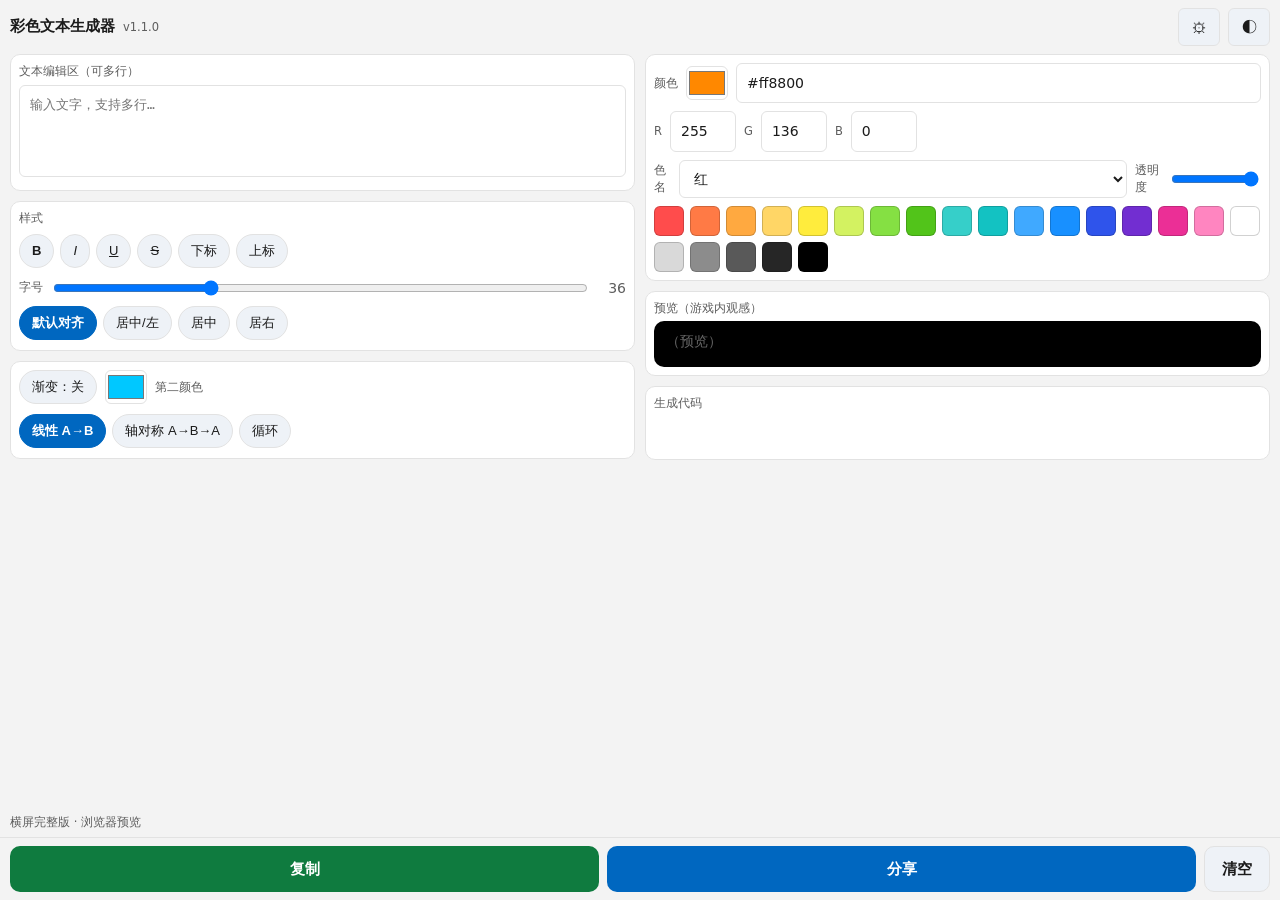
<file: android/assets/index.html>
<!DOCTYPE html>
<html lang="zh-CN">
<head>
<meta charset="utf-8">
<meta name="viewport" content="width=device-width,initial-scale=1,maximum-scale=1,user-scalable=no,viewport-fit=cover">
<meta name="color-scheme" content="light dark">
<title>彩色文本生成器</title>
<style>
  :root{
    --bg:#f3f3f3; --card:#ffffff; --text:#1b1b1b; --sub:#5d5d5d; --line:#e2e2e2;
    --accent:#0067c0; --accent2:#0f7b3f; --chip:#eef2f7; --r8:10px; --r4:6px;
    --pad:10px;
  }
  body.dark{
    --bg:#202020; --card:#2b2b2b; --text:#ffffff; --sub:#c5c5c5; --line:#3a3a3a;
    --accent:#4cc2ff; --accent2:#37c46c; --chip:#333333;
  }
  *{box-sizing:border-box;-webkit-tap-highlight-color:transparent}
  html,body{height:100%;margin:0;overflow:hidden}
  body{
    background:var(--bg); color:var(--text); display:flex; flex-direction:column;
    font:14px/1.45 "Microsoft YaHei UI","Noto Sans SC",system-ui,sans-serif;
    padding:env(safe-area-inset-top) env(safe-area-inset-right) env(safe-area-inset-bottom) env(safe-area-inset-left);
  }
  /* 主题切换过渡：颜色类属性平滑过渡，避免瞬间硬切 */
  body, body *{
    transition: background-color .26s ease, color .26s ease, border-color .26s ease,
                box-shadow .26s ease, fill .26s ease, stroke .26s ease;
  }
  input[type=range]::-webkit-slider-thumb{transition:background-color .26s ease, box-shadow .26s ease}
  @media (prefers-reduced-motion: reduce){
    body, body *{ transition: none !important }
  }
  header{display:flex;align-items:center;gap:8px;padding:8px var(--pad);flex:0 0 auto}
  header .t{font-weight:700;font-size:15px}
  header .v{color:var(--sub);font-size:11.5px}
  header .sp{flex:1}
  .iconbtn{background:var(--chip);border:1px solid var(--line);color:var(--text);border-radius:var(--r4);
    min-width:42px;height:38px;font-size:15px;display:flex;align-items:center;justify-content:center;padding:0 8px}
  .scroll{overflow:auto;-webkit-overflow-scrolling:touch}
  .card{background:var(--card);border:1px solid var(--line);border-radius:var(--r8);padding:8px}
  .lbl{font-size:11.5px;color:var(--sub);margin:0 0 5px}
  .row{display:flex;gap:8px;align-items:center}
  .grow{flex:1;min-width:0}
  input[type=text],input[type=number],textarea,select{
    width:100%;background:var(--card);color:var(--text);border:1px solid var(--line);
    border-radius:var(--r4);padding:9px 10px;font:inherit;min-width:0;outline:none}
  textarea{resize:none;height:100%;min-height:110px;font-family:ui-monospace,Consolas,monospace;font-size:13px;line-height:1.5}
  input:focus,textarea:focus,select:focus{border-color:var(--accent)}
  .chips{display:flex;gap:6px;overflow-x:auto;padding:2px 0;scrollbar-width:none}
  .chips::-webkit-scrollbar{display:none}
  .chip{flex:0 0 auto;background:var(--chip);border:1px solid var(--line);color:var(--text);
    border-radius:999px;padding:7px 12px;font-size:13px;min-height:34px}
  .chip.on{background:var(--accent);border-color:var(--accent);color:#fff;font-weight:600}
  .swatches{display:flex;gap:6px;flex-wrap:wrap}
  .sw{width:30px;height:30px;border-radius:var(--r4);border:1px solid rgba(0,0,0,.18);flex:0 0 auto}
  .sw.on{outline:3px solid var(--accent);outline-offset:1px}
  #preview{background:#000;color:#f0f0f0;border-radius:var(--r8);padding:10px 12px;min-height:46px;
    word-break:break-word;overflow:auto}
  #preview sub,#preview sup{font-size:.72em}
  #out{font-family:ui-monospace,Consolas,monospace;font-size:12.5px;white-space:pre-wrap;word-break:break-all;
    overflow:auto;margin:0;min-height:34px}
  .actions{display:flex;gap:8px;padding:8px var(--pad);flex:0 0 auto;
    background:var(--bg);border-top:1px solid var(--line)}
  .btn{flex:1 1 0;min-width:0;border:0;border-radius:var(--r8);min-height:46px;font-size:15px;font-weight:600;color:#fff;background:var(--accent)}
  .btn.alt{background:var(--accent2)}
  .btn.ghost{background:var(--chip);color:var(--text);border:1px solid var(--line);flex:0 0 66px;padding:0}
  .meta{display:flex;justify-content:space-between;gap:8px;color:var(--sub);font-size:11.5px;
    padding:0 var(--pad) 6px;white-space:nowrap;overflow:hidden}
  .pop{position:fixed;left:50%;bottom:74px;transform:translateX(-50%);background:rgba(0,0,0,.82);color:#fff;
    padding:9px 16px;border-radius:999px;font-size:13px;opacity:0;pointer-events:none;transition:opacity .18s}
  .pop.on{opacity:1}

  /* ---------- 背景图（水印层，铺在内容下面，不遮挡文字） ---------- */
  #bgLayer{position:fixed;left:0;top:0;right:0;bottom:0;z-index:-1;opacity:0;pointer-events:none;
    background-position:center;background-size:cover;background-repeat:no-repeat;transition:opacity .2s}
  #bgLayer.on{opacity:1}
  body.hasbg{background:transparent}
  body.hasbg .card{background:rgba(255,255,255,.74)}
  body.dark.hasbg .card{background:rgba(43,43,43,.76)}
  body.hasbg header,body.hasbg .actions,body.hasbg .meta{background:rgba(243,243,243,.55)}
  body.dark.hasbg header,body.dark.hasbg .actions,body.dark.hasbg .meta{background:rgba(32,32,32,.55)}

  /* ---------- 设置面板 ---------- */
  .mask{position:fixed;inset:0;background:rgba(0,0,0,.35);opacity:0;pointer-events:none;
    transition:opacity .2s;z-index:19}
  .mask.on{opacity:1;pointer-events:auto}
  .sheet{position:fixed;left:0;right:0;bottom:0;z-index:20;background:var(--card);
    border-top:1px solid var(--line);border-radius:14px 14px 0 0;
    padding:12px var(--pad) calc(12px + env(safe-area-inset-bottom));
    transform:translateY(105%);transition:transform .22s ease;max-height:82vh;overflow:auto}
  .sheet.on{transform:none}
  .sheet h4{margin:2px 0 10px;font-size:14px}
  .sheet .grp{margin:12px 0}
  .seg{display:flex;border:1px solid var(--line);border-radius:8px;overflow:hidden}
  .seg button{flex:1;border:0;background:transparent;color:var(--text);padding:9px 4px;font:inherit;font-size:13px}
  .seg button.on{background:var(--accent);color:#fff;font-weight:600}
  .sbtn{border:1px solid var(--line);background:var(--chip);color:var(--text);border-radius:8px;
    padding:9px 12px;font:inherit;font-size:13px;min-height:38px;flex:0 0 auto}
  .sbtn.p{background:var(--accent);color:#fff;border-color:transparent}
  .upd{display:none;margin-top:8px;padding:9px 10px;border:1px solid var(--accent);
    border-radius:8px;font-size:12.5px;line-height:1.5}
  .upd.on{display:block}
  .upd button{margin-top:6px;border:0;border-radius:6px;background:var(--accent);color:#fff;
    padding:7px 14px;font:inherit;font-size:13px}

  /* ---------------- 竖屏：功能精简（无文本编辑区，整列可滚动） ---------------- */
  @media (orientation:portrait){
    .only-landscape{display:none !important}
    main{flex:1;min-height:0;overflow-y:auto;display:flex;flex-direction:column;gap:var(--pad);padding:0 var(--pad)}
    #preview{max-height:120px}       /* 长文本只在框内滚动，不把页脚顶出屏幕 */
    #pOut{max-height:112px}
  }
  /* ---------------- 横屏：功能更多（左右两列各自滚动，内容永不丢） ---------------- */
  @media (orientation:landscape){
    .only-portrait{display:none !important}
    main{flex:1;min-height:0;display:grid;grid-template-columns:1fr 1fr;gap:var(--pad);padding:0 var(--pad)}
    .col{display:flex;flex-direction:column;gap:var(--pad);min-height:0;overflow-y:auto}
    #pEdit{flex:0 0 auto}
    #pEdit textarea{height:92px;min-height:92px}
    #pOut{max-height:150px}
  }
</style>
</head>
<body>
<div id="bgLayer"></div>

<header>
  <span class="t">彩色文本生成器</span>
  <span class="v" id="ver">v1.1.0</span>
  <span class="sp"></span>
  <button class="iconbtn" id="setBtn" title="设置">⚙</button>
  <button class="iconbtn" id="themeBtn" title="切换主题">◐</button>
</header>

<main>
  <!-- ================= 左列（横屏才有编辑区；竖屏只有一行输入） ================= -->
  <div class="col">
    <!-- 竖屏：单行输入，不留大文本区 -->
    <div class="card only-portrait">
      <div class="lbl">文字</div>
      <input type="text" id="in1" placeholder="输入要变色的文字…">
    </div>

    <!-- 横屏：多行编辑区 -->
    <div class="card only-landscape" id="pEdit">
      <div class="lbl">文本编辑区（可多行）</div>
      <textarea id="in2" placeholder="输入文字，支持多行…"></textarea>
    </div>

    <!-- 样式（竖屏只给最常用的几个） -->
    <div class="card">
      <div class="lbl">样式</div>
      <div class="chips" id="styleChips">
        <button class="chip" data-st="b"><b>B</b></button>
        <button class="chip" data-st="i"><i>I</i></button>
        <button class="chip" data-st="u"><u>U</u></button>
        <button class="chip" data-st="s"><s>S</s></button>
        <button class="chip only-landscape" data-st="sub">下标</button>
        <button class="chip only-landscape" data-st="sup">上标</button>
      </div>
      <div class="row only-landscape" style="margin-top:8px">
        <span class="lbl" style="margin:0">字号</span>
        <input type="range" class="grow" id="size" min="10" max="100" value="36">
        <span class="v" id="sizeV" style="color:var(--sub);width:28px;text-align:right">36</span>
      </div>
      <div class="chips only-landscape" id="alignChips" style="margin-top:6px">
        <button class="chip on" data-al="">默认对齐</button>
        <button class="chip" data-al="left">居中/左</button>
        <button class="chip" data-al="center">居中</button>
        <button class="chip" data-al="right">居右</button>
      </div>
    </div>

    <!-- 渐变（横屏专属） -->
    <div class="card only-landscape">
      <div class="row">
        <button class="chip" id="gradOn">渐变：关</button>
        <input type="color" id="c2" value="#00c8ff" style="width:42px;height:34px;padding:0;border:1px solid var(--line);border-radius:6px;background:none">
        <span class="lbl" style="margin:0">第二颜色</span>
      </div>
      <div class="chips" id="gradModes" style="margin-top:8px">
        <button class="chip on" data-gm="linear">线性 A→B</button>
        <button class="chip" data-gm="axis">轴对称 A→B→A</button>
        <button class="chip" data-gm="loop">循环</button>
      </div>
    </div>
  </div>

  <!-- ================= 右列（颜色 + 预览 + 输出） ================= -->
  <div class="col">
    <div class="card">
      <div class="row">
        <span class="lbl" style="margin:0">颜色</span>
        <input type="color" id="cpick" value="#ff8800" style="width:42px;height:34px;padding:0;border:1px solid var(--line);border-radius:6px;background:none">
        <input type="text" id="hex" class="grow" value="#ff8800" spellcheck="false">
      </div>
      <div class="row only-landscape" style="margin-top:8px">
        <span class="lbl" style="margin:0">R</span><input type="number" id="r" min="0" max="255" value="255" style="width:66px">
        <span class="lbl" style="margin:0">G</span><input type="number" id="g" min="0" max="255" value="136" style="width:66px">
        <span class="lbl" style="margin:0">B</span><input type="number" id="b" min="0" max="255" value="0" style="width:66px">
      </div>
      <div class="row only-landscape" style="margin-top:8px">
        <span class="lbl" style="margin:0">色名</span>
        <select id="names"></select>
        <span class="lbl" style="margin:0">透明度</span>
        <input type="range" id="alpha" min="0" max="255" value="255" style="width:88px">
      </div>
      <div class="swatches" id="sw" style="margin-top:8px"></div>
    </div>

    <div class="card">
      <div class="lbl">预览（游戏内观感）</div>
      <div id="preview"></div>
    </div>

    <div class="card">
      <div class="lbl">生成代码</div>
      <pre id="out"></pre>
    </div>
  </div>
</main>

<div class="meta"><span id="stat">就绪</span><span id="count"></span></div>

<div class="actions">
  <button class="btn alt" id="copyBtn">复制</button>
  <button class="btn" id="shareBtn" style="background:var(--accent)">分享</button>
  <button class="btn ghost" id="clearBtn">清空</button>
</div>

<div class="mask" id="mask"></div>
<div class="sheet" id="sheet">
  <h4>设置</h4>

  <div class="grp">
    <div class="lbl">主题</div>
    <div class="seg" id="themeSeg">
      <button data-tm="light">浅色</button>
      <button data-tm="dark">深色</button>
      <button data-tm="auto">跟随系统</button>
    </div>
  </div>

  <div class="grp">
    <div class="lbl">背景图（水印层，铺在文字下面，不遮挡内容）</div>
    <div class="row">
      <button class="sbtn grow" id="pickBg">从相册选择</button>
      <button class="sbtn" id="clearBg">清除</button>
    </div>
    <div class="row" style="margin-top:8px">
      <span class="lbl" style="margin:0;white-space:nowrap">透明度</span>
      <input type="range" class="grow" id="bgOpacity" min="0" max="60" value="20">
      <span class="v" id="bgOpacityV" style="color:var(--sub);width:38px;text-align:right">20%</span>
    </div>
  </div>

  <div class="grp">
    <div class="lbl">文本文件</div>
    <div class="row">
      <button class="sbtn grow" id="openTxt">打开文本</button>
      <button class="sbtn grow" id="saveTxt">保存为文件</button>
    </div>
    <div class="lbl" id="fileName" style="margin-top:6px">未打开文件</div>
  </div>

  <div class="grp">
    <div class="lbl">版本</div>
    <div class="row">
      <span class="v" id="aboutVer">v1.1.0</span>
      <span class="grow"></span>
      <button class="sbtn" id="checkUpd">检查更新</button>
    </div>
    <div class="upd" id="updBox"></div>
  </div>

  <div class="grp" style="color:var(--sub);font-size:12px">
    彩色文本生成器 · 安卓版<br>
    支持 Unity / TextMeshPro 富文本标签；复制后可直接贴进游戏或聊天框。
  </div>

  <button class="sbtn p" style="width:100%;margin-top:4px" id="closeSheet">完成</button>
</div>

<div class="pop" id="pop"></div>

<script>
"use strict";
/* ============================================================
   彩色文本生成器 · 安卓版（精简）
   竖屏：只做最常用的事（单行文字 + 样式 + 常用色 → 预览 → 复制/分享）
   横屏：多行编辑 + 完整颜色系统（hex/RGB/色名/取色器/透明度）+ 渐变 + 对齐
   标签按 Unity/TextMeshPro 规则生成；预览把标签映射成 HTML 显示。
   ============================================================ */

var APP_VERSION = "1.1.0";
var MIN = 30;                                  // TMP 默认字号基准，用于预览换算

/* ---------- 原生桥（浏览器里打开时自动降级） ---------- */
var RTG = window.RTG || null;
function bridge(name, arg) {
  try { if (RTG && typeof RTG[name] === "function") { RTG[name](arg); return true; } } catch (e) {}
  return false;
}
function bridge2(name, a, b) {
  try { if (RTG && typeof RTG[name] === "function") { RTG[name](a, b); return true; } } catch (e) {}
  return false;
}
function pop(msg) {
  var el = document.getElementById("pop");
  el.textContent = msg; el.classList.add("on");
  clearTimeout(pop._t);
  pop._t = setTimeout(function () { el.classList.remove("on"); }, 1400);
}
function stat(s) { document.getElementById("stat").textContent = s; }

/* ---------- 状态 ---------- */
var S = {
  text: "", color: "#ff8800", color2: "#00c8ff", grad: false, gradMode: "linear",
  size: 36, alpha: 255, align: "", st: {}, theme: "light"
};
var SWATCH = ["#ff4c4c","#ff7a45","#ffa940","#ffd666","#ffec3d","#d3f261","#85e043","#52c41a",
              "#36cfc9","#13c2c2","#40a9ff","#1890ff","#2f54eb","#722ed1","#eb2f96","#ff85c0",
              "#ffffff","#d9d9d9","#8c8c8c","#595959","#262626","#000000"];
var NAMES = { "红":"#ff0000","橙":"#ffa500","黄":"#ffff00","绿":"#008000","青":"#00ffff","蓝":"#0000ff",
              "紫":"#800080","粉":"#ffc0cb","白":"#ffffff","灰":"#808080","黑":"#000000","棕":"#a52a2a",
              "red":"#ff0000","orange":"#ff7f00","yellow":"#ffff00","green":"#00ff00","cyan":"#00ffff",
              "blue":"#0000ff","purple":"#800080","pink":"#ffc0cb","white":"#ffffff","gray":"#808080","black":"#000000" };

/* ---------- 工具 ---------- */
function $(id) { return document.getElementById(id); }
function esc(s) { return String(s).replace(/&/g, "&amp;").replace(/</g, "&lt;").replace(/>/g, "&gt;"); }
function hex2rgb(h) {
  h = String(h).replace("#", "").trim();
  if (h.length === 3) h = h[0] + h[0] + h[1] + h[1] + h[2] + h[2];
  var n = parseInt(h, 16);
  if (isNaN(n)) n = 0;
  return { r: (n >> 16) & 255, g: (n >> 8) & 255, b: n & 255 };
}
function rgb2hex(r, g, b) {
  function f(v) { v = Math.max(0, Math.min(255, Math.round(v))); return (v < 16 ? "0" : "") + v.toString(16); }
  return "#" + f(r) + f(g) + f(b);
}
function mix(a, b, t) { return { r: a.r + (b.r - a.r) * t, g: a.g + (b.g - a.g) * t, b: a.b + (b.b - a.b) * t }; }
/* 关键：关闭标签只写标签名 —— TMP 规范是 </color>，不是 </color=#RRGGBB> */
function tag(name, inner) { return "<" + name + ">" + inner + "</" + String(name).split("=")[0] + ">"; }

/* ---------- 生成 TMP 富文本 ---------- */
function gradientText(text) {
  var A = hex2rgb(S.color), B = hex2rgb(S.color2);
  var chars = Array.from(text);
  var n = chars.length, cycles = 1;
  if (S.gradMode === "loop") cycles = Math.max(1, Math.min(8, Math.round(n / 8)));
  var out = "";
  for (var i = 0; i < n; i++) {
    var t = n <= 1 ? 0 : i / (n - 1);
    if (S.gradMode === "axis") t = 1 - Math.abs(2 * t - 1);                 // A→B→A
    else if (S.gradMode === "loop") { var f = t * cycles; t = 1 - Math.abs(2 * (f - Math.floor(f)) - 1); }
    var c = mix(A, B, t);
    out += tag("color=#" + rgb2hex(c.r, c.g, c.b).slice(1), esc(chars[i]));
  }
  return out;
}
function build() {
  var inner = esc(S.text);
  if (!S.text) return "";
  if (S.grad) inner = gradientText(S.text);
  else if (S.color) inner = tag("color=" + S.color, inner);
  ["sub", "sup", "s", "u", "i", "b"].forEach(function (k) { if (S.st[k]) inner = tag(k, inner); });
  if (S.alpha < 255) inner = tag("alpha=#" + ("0" + S.alpha.toString(16).toUpperCase()).slice(-2), inner);
  if (S.size && Math.abs(S.size - 36) > 0.5) inner = tag("size=" + S.size, inner);
  if (S.align) inner = tag("align=" + S.align, inner);
  return inner;
}

/* ---------- 预览：TMP 标签 → HTML ---------- */
var TAGRE = /<(\/?)(b|i|u|s|sub|sup|color|mark|size|alpha|align|link|voffset|cspace)(=[^>]*)?>/gi;
function mapTag(close, name, val) {
  name = name.toLowerCase();
  if (close) {
    if (name === "color" || name === "mark" || name === "size" || name === "alpha" ||
        name === "voffset" || name === "cspace") return "</span>";
    if (name === "align") return "</div>";
    if (name === "link") return "</a>";
    return "</" + name + ">";
  }
  val = (val || "").replace(/^=/, "");
  switch (name) {
    case "color": return '<span style="color:' + esc(val) + '">';
    case "mark":
      var m = hex2rgb(val); var a = 0.5;
      if (val.length >= 8) { a = parseInt(val.slice(6, 8), 16) / 255; }
      return '<span style="background:rgba(' + m.r + ',' + m.g + ',' + m.b + ',' + a.toFixed(2) + ')">';
    case "size": { var pct = Math.max(30, Math.min(400, Math.round(parseFloat(val) / MIN * 100))); return '<span style="font-size:' + pct + '%">'; }
    case "alpha": { var av = Math.max(0, Math.min(255, parseInt(val.replace("#", ""), 16) || 0)); return '<span style="opacity:' + (av / 255).toFixed(2) + '">'; }
    case "align": return '<div style="text-align:' + esc(val) + '">';
    case "voffset": return '<span style="position:relative;top:-' + esc(val) + '">';
    case "cspace": return '<span style="letter-spacing:' + esc(val) + 'px">';
    case "link": return val ? '<a href="' + esc(val) + '" style="color:#4cc2ff">' : "<span>";
    default: return "<" + name + ">";
  }
}
function toHtml(src) {
  var out = "", last = 0, m;
  TAGRE.lastIndex = 0;
  while ((m = TAGRE.exec(src)) !== null) {
    out += esc(src.slice(last, m.index));
    out += mapTag(m[1] === "/", m[2], m[3]);
    last = TAGRE.lastIndex;
  }
  out += esc(src.slice(last));
  return out.replace(/\n/g, "<br>");
}

/* ---------- 刷新 ---------- */
function refresh() {
  var code = build();
  $("out").textContent = code;
  $("preview").innerHTML = code ? toHtml(code) : '<span style="color:#666">（预览）</span>';
  var chars = Array.from(S.text).length;
  var tags = code ? (code.match(/<[^>]+>/g) || []).length : 0;
  $("count").textContent = chars ? chars + " 字 · " + tags + " 标签" : "";
}
function syncColorInputs() {
  $("hex").value = S.color;
  $("cpick").value = /^#[0-9a-f]{6}$/i.test(S.color) ? S.color : "#ff8800";
  var c = hex2rgb(S.color);
  $("r").value = c.r; $("g").value = c.g; $("b").value = c.b;
  Array.prototype.forEach.call(document.querySelectorAll(".sw"), function (el) {
    el.classList.toggle("on", el.dataset.c.toLowerCase() === S.color.toLowerCase());
  });
}

/* ---------- 事件绑定 ---------- */
function setText(v) { S.text = v; $("in1").value = v; $("in2").value = v; refresh(); }
$("in1").addEventListener("input", function () { S.text = this.value; $("in2").value = this.value; refresh(); });
$("in2").addEventListener("input", function () { S.text = this.value; $("in1").value = this.value; refresh(); });

Array.prototype.forEach.call(document.querySelectorAll("#styleChips .chip"), function (el) {
  el.addEventListener("click", function () {
    var k = el.dataset.st; S.st[k] = !S.st[k];
    el.classList.toggle("on", !!S.st[k]); refresh();
  });
});
Array.prototype.forEach.call(document.querySelectorAll("#alignChips .chip"), function (el) {
  el.addEventListener("click", function () {
    S.align = el.dataset.al;
    Array.prototype.forEach.call(document.querySelectorAll("#alignChips .chip"), function (o) { o.classList.remove("on"); });
    el.classList.add("on"); refresh();
  });
});
Array.prototype.forEach.call(document.querySelectorAll("#gradModes .chip"), function (el) {
  el.addEventListener("click", function () {
    S.gradMode = el.dataset.gm;
    Array.prototype.forEach.call(document.querySelectorAll("#gradModes .chip"), function (o) { o.classList.remove("on"); });
    el.classList.add("on"); refresh();
  });
});
$("gradOn").addEventListener("click", function () {
  S.grad = !S.grad;
  this.textContent = "渐变：" + (S.grad ? "开" : "关");
  this.classList.toggle("on", S.grad); refresh();
});
$("size").addEventListener("input", function () { S.size = parseInt(this.value, 10); $("sizeV").textContent = this.value; refresh(); });
$("alpha").addEventListener("input", function () { S.alpha = parseInt(this.value, 10); refresh(); });
$("c2").addEventListener("input", function () { S.color2 = this.value; refresh(); });

function applyHex(v, silent) {
  v = String(v).trim();
  if (/^[0-9a-f]{6}$/i.test(v)) v = "#" + v;
  if (/^[0-9a-f]{3}$/i.test(v)) v = "#" + v;
  if (!/^#[0-9a-f]{6}$/i.test(v)) { if (!silent) pop("颜色要写成 #RRGGBB"); return; }
  S.color = v.toLowerCase(); syncColorInputs(); refresh();
}
$("hex").addEventListener("change", function () { applyHex(this.value); });
$("cpick").addEventListener("input", function () { applyHex(this.value); });
["r", "g", "b"].forEach(function (k) {
  $(k).addEventListener("change", function () {
    applyHex(rgb2hex(parseInt($("r").value, 10) || 0, parseInt($("g").value, 10) || 0, parseInt($("b").value, 10) || 0));
  });
});
(function buildSwatches() {
  var box = $("sw");
  SWATCH.forEach(function (c) {
    var d = document.createElement("div");
    d.className = "sw"; d.dataset.c = c; d.style.background = c;
    d.addEventListener("click", function () { applyHex(c); });
    box.appendChild(d);
  });
})();
(function buildNames() {
  var sel = $("names");
  Object.keys(NAMES).forEach(function (n) {
    var o = document.createElement("option"); o.value = NAMES[n]; o.textContent = n; sel.appendChild(o);
  });
  sel.addEventListener("change", function () { applyHex(this.value); });
})();

$("copyBtn").addEventListener("click", function () {
  var code = $("out").textContent;
  if (!code) { pop("先生成内容"); return; }
  if (bridge("copy", code)) return;
  try {
    navigator.clipboard.writeText(code).then(function () { pop("已复制"); }, function () { pop("复制失败"); });
  } catch (e) { pop("复制失败"); }
});
$("shareBtn").addEventListener("click", function () {
  var code = $("out").textContent;
  if (!code) { pop("先生成内容"); return; }
  if (!bridge("share", code)) pop("分享只在手机上可用");
});
$("clearBtn").addEventListener("click", function () { setText(""); stat("已清空"); });

/* ---------- 主题：浅色 / 深色 / 跟随系统 ---------- */
var themeMode = "auto";
function systemDark() {
  try { if (RTG && typeof RTG.systemTheme === "function") return RTG.systemTheme() === "dark"; } catch (e) {}
  try { return !!(window.matchMedia && window.matchMedia("(prefers-color-scheme: dark)").matches); } catch (e) {}
  return false;
}
function applyTheme() {
  var dark = themeMode === "dark" || (themeMode === "auto" && systemDark());
  document.body.classList.toggle("dark", dark);
  Array.prototype.forEach.call(document.querySelectorAll("#themeSeg button"), function (b) {
    b.classList.toggle("on", b.dataset.tm === themeMode);
  });
}
function setThemeMode(m) {
  themeMode = (m === "dark" || m === "light") ? m : "auto";
  try { localStorage.setItem("rtgThemeMode", themeMode); } catch (e) {}
  applyTheme();
}
window.onSystemTheme = function () { if (themeMode === "auto") applyTheme(); };
$("themeBtn").addEventListener("click", function () {
  setThemeMode(document.body.classList.contains("dark") ? "light" : "dark");
});
Array.prototype.forEach.call(document.querySelectorAll("#themeSeg button"), function (b) {
  b.addEventListener("click", function () { setThemeMode(b.dataset.tm); });
});

/* ---------- 背景图 ---------- */
var BG = { path: "", opacity: 20 };
function applyBg() {
  var layer = $("bgLayer");
  if (BG.path) {
    layer.style.backgroundImage = 'url("file://' + BG.path.replace(/\\/g, "/") + '")';
    layer.style.opacity = BG.opacity / 100;
    layer.classList.add("on");
    document.body.classList.add("hasbg");
  } else {
    layer.style.backgroundImage = "";
    layer.classList.remove("on");
    document.body.classList.remove("hasbg");
  }
  $("bgOpacity").value = BG.opacity;
  $("bgOpacityV").textContent = BG.opacity + "%";
}
window.onBgPicked = function (p) {
  BG.path = p || "";
  try { localStorage.setItem("rtgBgPath", BG.path); } catch (e) {}
  applyBg(); pop("背景图已设置");
};
window.onBgPickFailed = function (m) { pop("选择失败：" + m); };
$("pickBg").addEventListener("click", function () {
  if (!bridge("pickImage")) pop("仅手机端可用");
});
$("clearBg").addEventListener("click", function () {
  BG.path = "";
  try { localStorage.removeItem("rtgBgPath"); } catch (e) {}
  bridge("clearBg"); applyBg(); pop("已清除背景图");
});
$("bgOpacity").addEventListener("input", function () {
  BG.opacity = parseInt(this.value, 10) || 0;
  try { localStorage.setItem("rtgBgOpacity", String(BG.opacity)); } catch (e) {}
  applyBg();
});

/* ---------- 文本文件 ---------- */
window.onTextOpened = function (name, text) {
  setText(text || "");
  $("fileName").textContent = "已打开：" + name;
  pop("已打开 " + name);
};
window.onTextOpenFailed = function (m) { pop("打开失败：" + m); };
window.onTextSaved = function (name) {
  $("fileName").textContent = "已保存：" + name;
  pop("已保存 " + name);
};
window.onTextSaveFailed = function (m) { pop("保存失败：" + m); };
$("openTxt").addEventListener("click", function () {
  if (!bridge("openText")) pop("仅手机端可用");
});
$("saveTxt").addEventListener("click", function () {
  var d = new Date();
  function p2(n) { return (n < 10 ? "0" : "") + n; }
  var name = "彩色文本_" + d.getFullYear() + p2(d.getMonth() + 1) + p2(d.getDate()) + ".txt";
  if (!bridge2("saveText", name, S.text || "")) pop("仅手机端可用");
});

/* ---------- 检查更新 ---------- */
function showUpd(text, url) {
  var box = $("updBox");
  box.innerHTML = "";
  box.style.whiteSpace = "pre-wrap";
  box.classList.add("on");
  box.appendChild(document.createTextNode(text));
  if (url) {
    var b = document.createElement("button");
    b.textContent = "下载新版本";
    b.addEventListener("click", function () { bridge("openUrl", url); });
    box.appendChild(document.createElement("br"));
    box.appendChild(b);
  }
}
window.onUpdateInfo = function (ver, code, url, notes) {
  var cur = 0;
  try { cur = (RTG && RTG.versionCode) ? parseInt(RTG.versionCode(), 10) : 0; } catch (e) {}
  if (parseInt(code, 10) > cur) {
    showUpd("发现新版本 v" + ver + (notes ? "\n" + notes : ""), url);
  } else {
    showUpd("已是最新版本（v" + APP_VERSION + "）", "");
  }
};
window.onUpdateFailed = function (m) { showUpd("检查失败：" + m, ""); };
$("checkUpd").addEventListener("click", function () {
  showUpd("正在检查…", "");
  if (!bridge("checkUpdate")) showUpd("仅手机端可用", "");
});

/* ---------- 设置面板 ---------- */
function openSheet(on) {
  $("sheet").classList.toggle("on", on);
  $("mask").classList.toggle("on", on);
}
$("setBtn").addEventListener("click", function () { openSheet(true); });
$("closeSheet").addEventListener("click", function () { openSheet(false); });
$("mask").addEventListener("click", function () { openSheet(false); });

/* ---------- 启动 ---------- */
(function init() {
  try {
    themeMode = localStorage.getItem("rtgThemeMode")
      || (localStorage.getItem("rtgTheme") === "dark" ? "dark" : "auto");
  } catch (e) { themeMode = "auto"; }
  applyTheme();
  try { BG.path = localStorage.getItem("rtgBgPath") || ""; } catch (e) {}
  try { BG.opacity = parseInt(localStorage.getItem("rtgBgOpacity") || "20", 10); } catch (e) {}
  if (isNaN(BG.opacity)) BG.opacity = 20;
  applyBg();

  var ver = APP_VERSION;
  try { if (RTG && RTG.version) ver = RTG.version(); } catch (e) {}
  $("ver").textContent = "v" + ver;
  $("aboutVer").textContent = "v" + ver;
  syncColorInputs();
  refresh();
  var o = "竖屏精简版";
  if (window.innerWidth > window.innerHeight) o = "横屏完整版";
  stat(o + " · " + (RTG ? "已连接宿主" : "浏览器预览"));
})();
window.addEventListener("resize", function () {
  stat(window.innerWidth > window.innerHeight ? "横屏完整版" : "竖屏精简版");
});
</script>
</body>
</html>
</file>
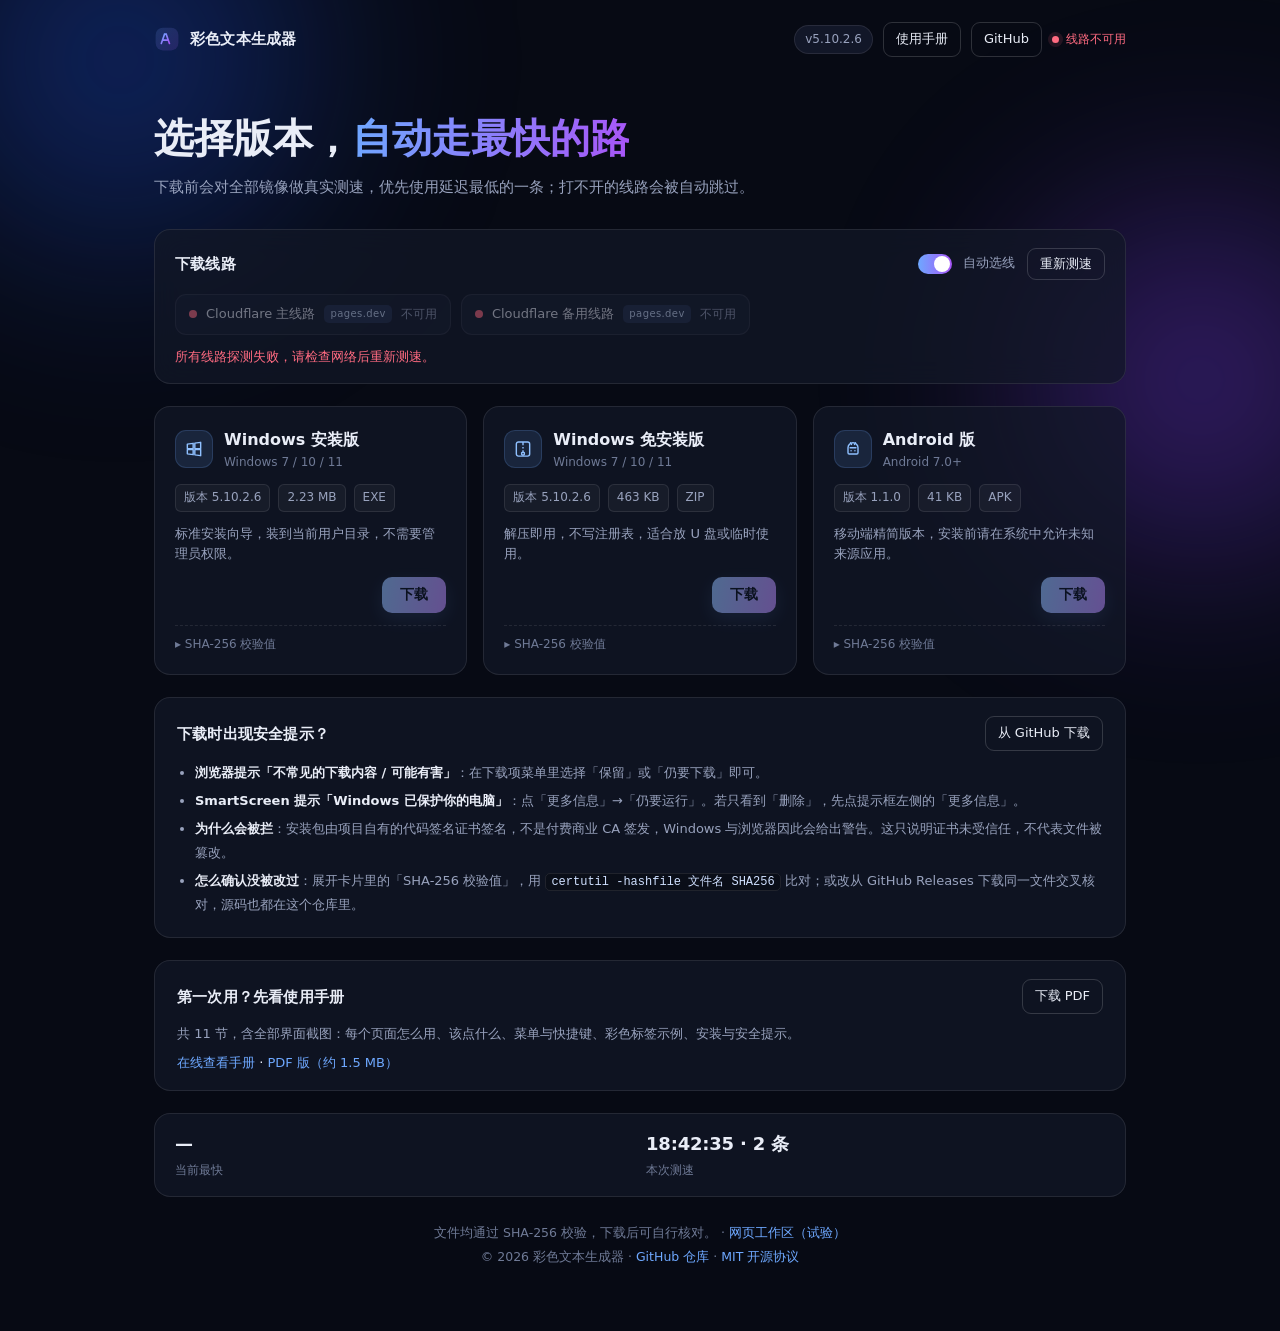
<file: download-site/public/index.html>
<!DOCTYPE html>
<html lang="zh-CN">
<head>
<meta charset="utf-8" />
<meta name="viewport" content="width=device-width, initial-scale=1" />
<title>下载 · 彩色文本生成器</title>
<meta name="description" content="彩色文本生成器官方下载，自动测速选择最快线路。" />
<link rel="stylesheet" href="assets/style.css?v=20261024c" />
</head>
<body>
<div class="bg" aria-hidden="true"><span class="glow g1"></span><span class="glow g2"></span></div>

<header class="top">
  <a class="brand" href="./">
    <span class="mark" aria-hidden="true">
      <svg viewBox="0 0 32 32" width="26" height="26"><defs><linearGradient id="g" x1="0" y1="0" x2="1" y2="1"><stop offset="0" stop-color="#6ea8ff"/><stop offset="1" stop-color="#a855f7"/></linearGradient></defs><rect x="2" y="2" width="28" height="28" rx="9" fill="url(#g)" opacity=".16"/><path d="M9 21.5 13 10h2l4 11.5M10.6 17.4h6.8" stroke="url(#g)" stroke-width="2" stroke-linecap="round" fill="none"/></svg>
    </span>
    <span class="brand-text">彩色文本生成器</span>
  </a>
  <div class="top-right">
    <span class="pill" id="verPill">v—</span>
    <a class="ghost" href="guide/" target="_blank" rel="noopener">使用手册</a>
    <a class="ghost" href="https://github.com/lll111III11/RichTextGen" target="_blank" rel="noopener">GitHub</a>
    <span class="net" id="netState"><i></i><em>测速中</em></span>
  </div>
</header>

<main class="wrap">
  <section class="hero">
    <h1>选择版本，<span class="grad">自动走最快的路</span></h1>
    <p class="sub">下载前会对全部镜像做真实测速，优先使用延迟最低的一条；打不开的线路会被自动跳过。</p>
  </section>

  <section class="mirror card" aria-label="线路状态">
    <div class="mirror-head">
      <h2>下载线路</h2>
      <div class="mirror-actions">
        <label class="switch" title="自动选择最快线路">
          <input type="checkbox" id="autoPick" checked />
          <span>自动选线</span>
        </label>
        <button class="ghost" id="reprobe" type="button">重新测速</button>
      </div>
    </div>
    <div class="chips" id="chips"></div>
    <p class="hint" id="mirrorHint">正在检测…</p>
  </section>

  <section class="grid" id="cards" aria-live="polite"></section>

  <section class="card notice">
    <div class="notice-head">
      <h2>下载时出现安全提示？</h2>
      <a class="ghost" href="https://github.com/lll111III11/RichTextGen/releases" target="_blank" rel="noopener">从 GitHub 下载</a>
    </div>
    <ul>
      <li><b>浏览器提示「不常见的下载内容 / 可能有害」</b>：在下载项菜单里选择「保留」或「仍要下载」即可。</li>
      <li><b>SmartScreen 提示「Windows 已保护你的电脑」</b>：点「更多信息」→「仍要运行」。若只看到「删除」，先点提示框左侧的「更多信息」。</li>
      <li><b>为什么会被拦</b>：安装包由项目自有的代码签名证书签名，不是付费商业 CA 签发，Windows 与浏览器因此会给出警告。这只说明证书未受信任，不代表文件被篡改。</li>
      <li><b>怎么确认没被改过</b>：展开卡片里的「SHA-256 校验值」，用 <code>certutil -hashfile 文件名 SHA256</code> 比对；或改从 GitHub Releases 下载同一文件交叉核对，源码也都在这个仓库里。</li>
    </ul>
  </section>

  <section class="card guide-card">
    <div class="notice-head">
      <h2>第一次用？先看使用手册</h2>
      <a class="ghost" href="guide/RichTextGen-Guide.pdf" target="_blank" rel="noopener">下载 PDF</a>
    </div>
    <p class="guide-desc">共 11 节，含全部界面截图：每个页面怎么用、该点什么、菜单与快捷键、彩色标签示例、安装与安全提示。</p>
    <p class="guide-links"><a class="link" href="guide/" target="_blank" rel="noopener">在线查看手册</a> · <a class="link" href="guide/RichTextGen-Guide.pdf" target="_blank" rel="noopener">PDF 版（约 1.5 MB）</a></p>
  </section>

  <section class="stats card">
    <div><b id="statFast">—</b><span>当前最快</span></div>
    <div><b id="statProbe">—</b><span>本次测速</span></div>
  </section>

  <footer class="foot">
    <p>文件均通过 SHA-256 校验，下载后可自行核对。 · <a class="link" href="studio">网页工作区（试验）</a></p>
    <p class="dim">© 2026 彩色文本生成器 · <a class="link" href="https://github.com/lll111III11/RichTextGen" target="_blank" rel="noopener">GitHub 仓库</a> · <a class="link" href="https://github.com/lll111III11/RichTextGen/blob/main/LICENSE" target="_blank" rel="noopener">MIT 开源协议</a></p>
  </footer>
</main>

<script src="assets/app.js?v=20261024c"></script>
</body>
</html>
</file>
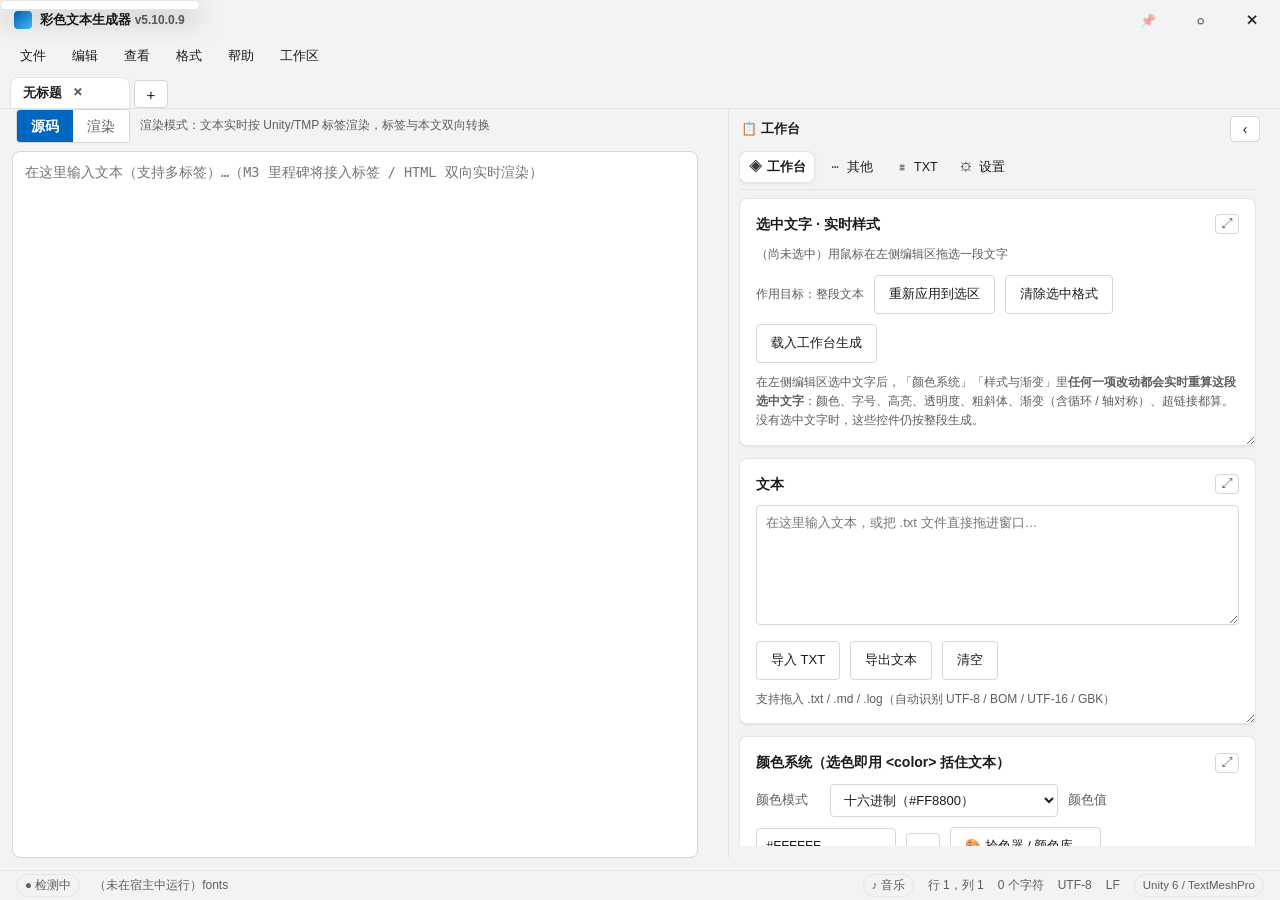
<file: WebUi/ui/index.html>
﻿<!DOCTYPE html>
<html lang="zh-CN">
<head>
<meta charset="utf-8">
<title>彩色文本生成器</title>
<style>
  :root{
    --bg:#f3f3f3; --card:#ffffff; --text:#1b1b1b; --sub:#5d5d5d; --line:#e5e5e5;
    --input:#ffffff; --inputLine:#d6d6d6; --accent:#0067c0; --accentText:#ffffff;
    --hover:#f0f0f0; --shadow:0 1px 3px rgba(0,0,0,.08);
    --cardA:rgba(255,255,255,.70); --inputA:rgba(255,255,255,.78);
    --r8:8px; --r4:4px;
  }
  body.dark{
    --bg:#202020; --card:#2b2b2b; --text:#ffffff; --sub:#c5c5c5; --line:#3a3a3a;
    --input:#262626; --inputLine:#454545; --accent:#4cc2ff; --accentText:#10222e;
    --hover:#333333; --shadow:0 1px 3px rgba(0,0,0,.4);
    --cardA:rgba(43,43,43,.74); --inputA:rgba(38,38,38,.80);
  }
  *{box-sizing:border-box}
  html,body{height:100%;margin:0}
  body{background:var(--bg);color:var(--text);
       font:14px/1.6 "Segoe UI Variable Text","Segoe UI","Microsoft YaHei UI",sans-serif;
       display:flex;flex-direction:column;overflow:hidden;user-select:none;position:relative}
  /* 主题切换过渡：只过渡颜色类属性，深浅色切换不再「硬切」 */
  body, body *{
    transition: background-color .26s ease, color .26s ease, border-color .26s ease,
                box-shadow .26s ease, fill .26s ease, stroke .26s ease;
  }
  input[type=range]::-webkit-slider-thumb{transition:background-color .26s ease, box-shadow .26s ease}
  @media (prefers-reduced-motion: reduce){
    body, body *{ transition: none !important }
  }
  /* 背景：图片用 background-image（可平铺），视频用内部 <video>（自动循环、静音） */
  #bgLayer{position:fixed;inset:0;z-index:-1;pointer-events:none;display:none;overflow:hidden;
           background-position:center center;background-repeat:no-repeat;background-size:cover;
           transition:opacity .18s ease}
  #bgLayer>video{width:100%;height:100%;object-fit:cover;display:none;background:#000}
  body.bg-on #menubar,
  body.bg-on #tabBar,
  body.bg-on .tab{background:transparent}
  body.bg-on #titlebar,
  body.bg-on #menubar,
  body.bg-on nav,
  body.bg-on #statusbar{background:var(--cardA)}
  body.bg-on .tab.on,
  body.bg-on .card,
  body.bg-on nav button.on{background:var(--cardA)}
  body.bg-on #edSrc,
  body.bg-on #edRich{background:var(--inputA)}
  /* 标题栏 */
  #titlebar{height:40px;display:flex;align-items:center;padding:0 6px 0 14px;gap:8px;flex:0 0 auto}
  #titlebar .logo{width:18px;height:18px;border-radius:var(--r4);
    background:linear-gradient(135deg,#0067c0,#4cc2ff)}
  #titlebar .t{font-weight:600;font-size:13px}
  #titlebar .sp{flex:1}
  .wbtn{width:44px;height:30px;border:0;background:transparent;color:var(--text);
        border-radius:var(--r4);font-size:13px;cursor:pointer}
  .wbtn:hover{background:var(--hover)}
  .wbtn.close:hover{background:#c42b1c;color:#fff}
  .wbtn.pin{font-size:13px;opacity:.45;transition:opacity .15s ease,background-color .15s ease}
  .wbtn.pin:hover{opacity:.85}
  .wbtn.pin.on{opacity:1;color:var(--accent);background:var(--hover);
              filter:drop-shadow(0 0 5px rgba(110,168,255,.45))}
  /* 主体 */
  #main{flex:1;display:flex;min-height:0;padding:0 12px 12px;gap:12px}
  /* 工作台功能区：横排在工作区上方，保持单行，窄了横向滚动 */
  nav{width:100%;flex:0 0 auto;display:flex;flex-direction:row;flex-wrap:nowrap;align-items:center;gap:4px;
      padding:2px 0 6px;margin-bottom:8px;border-bottom:1px solid var(--line);
      overflow-x:auto;overflow-y:hidden;scrollbar-width:thin}
  nav::-webkit-scrollbar{height:4px}
  nav::-webkit-scrollbar-thumb{background:var(--inputLine);border-radius:2px}
  nav button{text-align:center;padding:5px 8px;border:1px solid transparent;background:transparent;color:var(--text);
             border-radius:8px;cursor:pointer;font-size:12.5px;display:flex;gap:5px;align-items:center;
             white-space:nowrap;flex:0 0 auto}
  nav button:hover{background:var(--hover)}
  nav button.on{background:var(--card);border-color:var(--line);box-shadow:var(--shadow);font-weight:600}
  /* AI 对话打开时，本项收起；关闭窗口后滑回 */
  nav button{max-height:32px;line-height:20px;overflow:hidden;
             transition:max-height .26s ease,opacity .2s ease,padding .26s ease,transform .12s ease,background-color .18s ease,box-shadow .18s ease}
  nav button.nav-gone{max-height:0;opacity:0;padding-top:0;padding-bottom:0;border:0;
                      transform:translateY(-10px);pointer-events:none}
  nav .g{width:14px;text-align:center;opacity:.85}
  /* ---- 工作台功能栏：左侧竖排（旧版样式，设置里可切换） ---- */
  body[data-nav="left"] #wsBody{flex-direction:row;gap:10px;padding:0 12px 12px 10px}
  body[data-nav="left"] nav{width:150px;flex:0 0 auto;flex-direction:column;flex-wrap:nowrap;align-items:stretch;
      gap:3px;padding:2px 6px 0 0;margin-bottom:0;border-bottom:0;border-right:1px solid var(--line);
      overflow-x:visible;overflow-y:auto;max-height:100%}
  body[data-nav="left"] nav button{justify-content:flex-start;text-align:left;padding:8px 10px;gap:8px;font-size:13px}
  body[data-nav="left"] nav .g{width:16px}
  body[data-nav="left"] #ws.narrow nav{width:132px}
  #pages{flex:1;min-width:0;overflow:auto}
  .page{display:none}
  .page.on{display:block}
  .card{background:var(--card);border:1px solid var(--line);border-radius:var(--r8);
        padding:14px 16px;margin-bottom:12px;box-shadow:var(--shadow);
        resize:vertical;overflow:auto;min-height:90px}
  .card h3{margin:0 0 10px;font-size:14px;font-weight:600;display:flex;align-items:center;gap:8px}
  .card h3 .card-zoom{margin-left:auto;flex:0 0 auto;width:24px;height:20px;padding:0;line-height:1;
        border:1px solid var(--inputLine);background:var(--input);color:var(--sub);border-radius:4px;
        cursor:pointer;font-size:12px}
  .card h3 .card-zoom:hover{color:var(--accent);border-color:var(--accent)}
  .card.zoomed{box-shadow:0 6px 22px rgba(0,0,0,.18)}
  .row{display:flex;gap:10px;align-items:center;flex-wrap:wrap;margin-bottom:10px}
  .row:last-child{margin-bottom:0}
  label.f{color:var(--sub);font-size:12.5px;min-width:64px}
  input[type=text],input[type=number],select,textarea{
    background:var(--input);color:var(--text);border:1px solid var(--inputLine);
    border-radius:var(--r4);padding:7px 9px;font:inherit;font-size:13px;outline:none}
  input[type=text]:focus,input[type=number]:focus,select:focus,textarea:focus{border-color:var(--accent)}
  textarea{width:100%;resize:vertical;min-height:120px;user-select:text}
  button.b{border:1px solid var(--inputLine);background:var(--input);color:var(--text);
    border-radius:var(--r4);padding:8px 14px;cursor:pointer;font:inherit;font-size:13px}
  button.b:hover{background:var(--hover)}
  button.b.hkkey{min-width:130px;font-variant-numeric:tabular-nums}
  button.b.hkkey.rec{background:var(--accent);color:var(--accentText);border-color:transparent}
  /* ---- 滑块 / 滚动条跟随主题强调色 ---- */
  input[type=range]{-webkit-appearance:none;appearance:none;height:20px;background:transparent;cursor:pointer}
  input[type=range]::-webkit-slider-runnable-track{height:4px;border-radius:2px;background:var(--inputLine)}
  input[type=range]::-webkit-slider-thumb{-webkit-appearance:none;width:14px;height:14px;margin-top:-5px;
    border-radius:50%;background:var(--accent);border:2px solid var(--card);box-shadow:0 0 0 1px var(--inputLine)}
  input[type=range]:focus{outline:none}
  input[type=range]:focus::-webkit-slider-thumb{box-shadow:0 0 0 2px var(--accent)}
  *::-webkit-scrollbar{width:10px;height:10px}
  *::-webkit-scrollbar-track{background:transparent}
  *::-webkit-scrollbar-thumb{background:var(--inputLine);border-radius:6px;border:2px solid transparent;background-clip:content-box}
  *::-webkit-scrollbar-thumb:hover{background:var(--sub);background-clip:content-box}
  *::-webkit-scrollbar-corner{background:transparent}
  /* ---- 快捷组件 ---- */
  .qk-row{display:flex;align-items:center;gap:12px;padding:10px 4px;border-bottom:1px solid var(--line)}
  .qk-row:last-child{border-bottom:0}
  .qk-ico{flex:0 0 auto;width:32px;height:32px;border-radius:8px;display:flex;align-items:center;justify-content:center;
    background:var(--hover);color:var(--accent);font-size:16px}
  .qk-txt{flex:1;min-width:0}
  .qk-t{font-size:13.5px;font-weight:600}
  .qk-d{color:var(--sub);font-size:12px;overflow:hidden;text-overflow:ellipsis;white-space:nowrap}
  /* ---- Live2D 窗口内悬浮层 ---- */
  #l2dWrap{position:fixed;right:20px;bottom:36px;z-index:12;pointer-events:none;display:none}
  #l2dInner{position:relative;transform-origin:50% 100%;will-change:transform;
            filter:drop-shadow(0 6px 16px rgba(0,0,0,.26))}
  #l2dInner.hit{pointer-events:auto;cursor:pointer}
  #l2dImg{display:block;max-height:52vh;width:auto;user-select:none;-webkit-user-drag:none}
  #l2dBlink{position:absolute;left:0;top:0;width:100%;height:100%;display:none;user-select:none}
  #l2d3d{display:none;width:300px;height:460px;pointer-events:auto;cursor:pointer}
  #l2dcv{display:none;width:320px;height:460px;pointer-events:auto;cursor:pointer;background:transparent}
  #l2dWrap.m3d #l2dInner{display:none}
  #l2dWrap.m3d #l2d3d{display:block}
  #l2dWrap.mcub #l2dInner{display:none}
  #l2dWrap.mcub #l2d3d{display:none}
  #l2dWrap.mcub #l2dcv{display:block}
  #l2dSay{position:fixed;z-index:13;max-width:280px;padding:8px 12px;border-radius:12px;
          background:rgba(32,32,38,.94);color:#fff;font-size:13px;line-height:1.5;
          box-shadow:0 6px 20px rgba(0,0,0,.28);pointer-events:none;display:none;
          word-break:break-word;user-select:none}
  #l2dSay.on{display:block}
  .l2dHelp{margin-top:8px}
  .l2dHelp summary{cursor:pointer;color:var(--sub);font-size:12.5px}
  .l2dHelp pre{margin:8px 0 0;padding:10px;background:var(--input);border:1px solid var(--inputLine);
               border-radius:var(--r4);font-size:12px;line-height:1.55;max-height:240px;overflow:auto;
               white-space:pre-wrap;user-select:text}
  /* ---- 小窗口下防止文字溢出 / 互相压住 ---- */
  #tabBar{min-width:0;overflow-x:auto;overflow-y:hidden;scrollbar-width:none}
  #tabBar::-webkit-scrollbar{height:0}
  .tab{flex:0 1 auto;min-width:72px;max-width:200px}
  #edToolbar{min-width:0;overflow:hidden}
  #mdHint{flex:1;min-width:0;overflow:hidden;text-overflow:ellipsis;white-space:nowrap}
  #statusbar{min-width:0;overflow:hidden;white-space:nowrap}
  nav{min-width:0}
  nav button{overflow:hidden;text-overflow:ellipsis;white-space:nowrap}
  .card{min-width:0}
  @media (max-width:1150px){ #mdHint{display:none} }
  @media (max-width:1000px){ .qk-row{flex-wrap:wrap} }
  /* 工作台变窄时：允许折成两行，保证 8 个入口都看得到 */
  #ws.narrow #wsBody{min-width:0;padding:0 10px 10px}
  #ws.narrow nav{flex-wrap:wrap;overflow-x:visible}
  #ws.narrow nav button{padding:4px 7px;font-size:12px}
  #ws.narrow #navSplit{display:none}
  button.p{background:var(--accent);color:var(--accentText);border-color:transparent;font-weight:600}
  button.p:hover{filter:brightness(1.06)}
  .chk{display:inline-flex;align-items:center;gap:6px;margin-right:12px;font-size:13px;cursor:pointer}
  .sw{width:34px;height:26px;border:1px solid var(--inputLine);border-radius:var(--r4);display:inline-block;vertical-align:middle}
  #preview{background:#000;color:#f0f0f0;border-radius:var(--r8);padding:14px;min-height:180px;
           font-size:18px;word-break:break-word;user-select:text;overflow:auto;max-height:340px}
  #out{width:100%;min-height:90px;font-family:Consolas,monospace;font-size:12.5px;user-select:text}
  .stat{display:flex;gap:16px;flex-wrap:wrap;color:var(--sub);font-size:12.5px}
  .stat b{color:var(--text);font-weight:600}
  #statusbar{flex:0 0 auto;height:30px;display:flex;align-items:center;gap:14px;
             padding:0 16px;color:var(--sub);font-size:12px;border-top:1px solid var(--line)}
  #net.ok{color:#0a7d38} #net.bad{color:#c42b1c}
  .badge{border:1px solid var(--line);border-radius:99px;padding:1px 8px;font-size:11.5px}
  #updateBar{display:none;background:linear-gradient(90deg,#0067c0,#4cc2ff);color:#fff;
             border-radius:var(--r8);padding:10px 14px;margin-bottom:12px;
             align-items:center;gap:12px}
  #updateBar.on{display:flex}
  #drop{position:fixed;inset:0;background:rgba(0,103,192,.12);border:3px dashed var(--accent);
        display:none;align-items:center;justify-content:center;font-size:20px;color:var(--accent);z-index:9}
  #drop.on{display:flex}
  .hint{color:var(--sub);font-size:12px}
  .upbtn{display:none;background:#0f7b3f;color:#fff;border:0;border-radius:99px;padding:4px 12px;
         font-size:12px;cursor:pointer;box-shadow:0 1px 4px rgba(0,0,0,.25)}
  .upbtn:hover{background:#12924b}
  /* 顶栏更新按钮长度可调（设置 → 更新显示） */
  #upBtn{max-width:var(--upBtnW,140px);overflow:hidden;text-overflow:ellipsis;white-space:nowrap}
  /* 工作区更新公告：精简 / 展开 */
  #updateBar.cond #upNotes{white-space:nowrap;overflow:hidden;text-overflow:ellipsis;max-width:46vw}
  #updateBar.full #upNotes{white-space:normal;line-height:1.5}
  #updatedMask{position:fixed;inset:0;background:rgba(0,0,0,.35);display:none;align-items:center;
               justify-content:center;z-index:20}
  #updatedMask.on{display:flex}
  #updatedBox{background:var(--card);border:1px solid var(--line);border-radius:var(--r8);padding:20px 22px;
              max-width:520px;box-shadow:0 8px 30px rgba(0,0,0,.35)}
  /* ---- TXT 全面处理系统 ---- */
  #tpList{max-height:52vh;overflow:auto;border:1px solid var(--inputLine);border-radius:var(--r8);padding:4px;background:var(--input)}
  .tp-row{display:grid;grid-template-columns:26px 40px 1fr 1fr;gap:8px;align-items:start;padding:7px 4px;border-bottom:1px solid var(--line)}
  .tp-row:last-child{border-bottom:0}
  .tp-row:hover{background:var(--hover)}
  .tp-row.sel{background:var(--hover);outline:1px solid var(--accent)}
  .tp-cb{margin-top:10px}
  .tp-no{color:var(--sub);font-size:12px;padding-top:9px;min-width:34px}
  .tp-input{width:100%;min-height:40px;resize:vertical;font-family:Consolas,monospace;font-size:12px;
            user-select:text;background:var(--input);color:var(--text);border:1px solid var(--inputLine);
            border-radius:var(--r4);padding:7px 9px;box-sizing:border-box}
  .tp-input:focus{border-color:var(--accent)}
  .tp-preview{width:100%;min-height:40px;background:#000;color:#f0f0f0;border-radius:var(--r4);padding:8px 9px;
              font-size:16px;word-break:break-all;user-select:text;overflow:auto;box-sizing:border-box}
  #tpEditPreview{background:#000;color:#f0f0f0;border-radius:var(--r4);padding:10px 12px;font-size:16px;
                 word-break:break-all;user-select:text;min-height:46px;margin-top:10px}
  /* ---- 拾色器 / 颜色库 ---- */
  /* 遮罩可滚动 + 卡片 margin:auto：窗口高度不足（默认 800，最小 600）时保证「确定/取消」始终可达 */
  #pickMask{position:fixed;inset:0;background:rgba(0,0,0,.35);display:none;align-items:center;
            justify-content:center;z-index:30;overflow:auto;padding:14px;box-sizing:border-box}
  #pickMask.on{display:flex}
  #pickBox{background:var(--card);border:1px solid var(--line);border-radius:var(--r8);padding:16px 20px;
           box-shadow:0 10px 34px rgba(0,0,0,.4);cursor:default;margin:auto;max-width:100%;box-sizing:border-box}
  #pickBox h3{margin:0 0 12px;font-size:14px;font-weight:600}
  #pickBox .row{margin-bottom:8px}
  #svWrap{position:relative;width:256px;height:256px;cursor:crosshair;border:1px solid var(--line);
          border-radius:4px;overflow:hidden;flex:0 0 auto}
  #svCanvas{display:block;width:256px;height:256px}
  #hueWrap{position:relative;width:26px;height:256px;cursor:pointer;border:1px solid var(--line);
           border-radius:4px;overflow:hidden;flex:0 0 auto}
  #hueCanvas{display:block;width:26px;height:256px}
  #pickDot{position:absolute;width:12px;height:12px;border-radius:50%;border:2px solid #fff;
           box-shadow:0 0 0 1px #000;pointer-events:none;transform:translate(-50%,-50%)}
  #hueDot{position:absolute;left:-3px;width:30px;height:4px;border-radius:2px;border:1px solid #fff;
          box-shadow:0 0 0 1px #000;pointer-events:none;transform:translateY(-50%)}
  .pickSw{display:inline-block;width:56px;height:30px;border:1px solid var(--line);border-radius:4px;vertical-align:middle}
  .numMini{width:58px}
  #pickLib{max-height:92px;overflow:auto;border:1px solid var(--line);border-radius:6px;padding:6px;
           background:var(--input);display:flex;flex-wrap:wrap;gap:4px;width:520px;box-sizing:border-box}
  .libSw{width:22px;height:22px;border-radius:4px;border:1px solid var(--line);cursor:pointer}
  .libSw:hover{outline:2px solid var(--accent);outline-offset:1px}
  /* ---- 平滑动效：点击互动 / 页面切换 / 缩放切换 ---- */
  button.b,.wbtn,nav button,.upbtn,.libSw,.chk{transition:transform .12s ease,background-color .15s ease,filter .15s ease,box-shadow .15s ease}
  button.b:active,.wbtn:active,nav button:active,.upbtn:active{transform:scale(.93)}
  nav button{transition:transform .12s ease,background-color .18s ease,box-shadow .18s ease,max-height .26s ease,opacity .2s ease,padding .26s ease}
  .page{animation:pageIn .2s ease}
  @keyframes pageIn{from{opacity:0;transform:translateY(7px)}to{opacity:1;transform:none}}
  #pages .card{transition:box-shadow .2s ease,transform .2s ease}
  #pages .card:hover{box-shadow:0 3px 10px rgba(0,0,0,.10)}
  .zoomPulse{animation:zoomPulse .3s ease}
  @keyframes zoomPulse{0%{transform:scale(1)}40%{transform:scale(1.35)}100%{transform:scale(1)}}
  #cursorHide{position:fixed;inset:0;cursor:none;z-index:40;display:none;pointer-events:none}
  #cursorHide.on{display:block}
  /* ---- AI 对话（自定义模型） ---- */
  #convList{max-height:250px;overflow:auto;border:1px solid var(--inputLine);border-radius:var(--r8);background:var(--input)}
  .conv-sep{padding:7px 10px 4px;color:var(--sub);font-size:11.5px}
  .conv-item{display:flex;align-items:center;gap:6px;padding:7px 10px;cursor:pointer;
             border-bottom:1px solid var(--line);font-size:13px}
  .conv-item:last-child{border-bottom:0}
  .conv-item:hover{background:var(--hover)}
  .conv-item.on{background:var(--hover);box-shadow:inset 3px 0 0 var(--accent)}
  .conv-item .ct{flex:1;min-width:0;overflow:hidden;text-overflow:ellipsis;white-space:nowrap}
  .conv-item .cm{color:var(--sub);font-size:11px;flex:0 0 auto}
  .conv-item .cp,.conv-item .cx{border:0;background:transparent;color:var(--sub);cursor:pointer;
        padding:2px 5px;border-radius:4px;font-size:12px;line-height:1}
  .conv-item .cp.on{color:var(--accent)}
  .conv-item .cx:hover{color:#c42b1c}
  .conv-empty{padding:14px 10px;color:var(--sub);font-size:12px}
  #chatBox{height:300px;overflow:auto;border:1px solid var(--inputLine);border-radius:var(--r8);
           padding:10px;background:var(--input);display:flex;flex-direction:column;gap:8px;
           resize:vertical;min-height:120px;max-height:75vh}
  .c-msg{max-width:86%;padding:8px 11px;border-radius:10px;white-space:pre-wrap;word-break:break-word;
         user-select:text;font-size:13px;line-height:1.55}
  .c-user{align-self:flex-end;background:var(--accent);color:var(--accentText)}
  .c-bot{align-self:flex-start;background:var(--card);border:1px solid var(--line)}
  .c-err{border:1px solid #c42b1c;color:#c42b1c}
  .c-ok{border:1px solid #0d7a3e;color:#0d7a3e;background:rgba(13,122,62,.06)}
  .c-think{border-left:3px solid #8a8a8a;color:#6b6b6b;background:transparent;font-style:italic;font-size:12px}
  .c-step{border-left:3px solid #0d7a3e;color:#0d7a3e;background:rgba(13,122,62,.06);font-size:12px}
  .undoInline{margin-top:7px;padding:2px 12px;border:1px solid var(--line);border-radius:6px;
              background:transparent;color:var(--accent);cursor:pointer;font-size:12px;font-family:inherit}
  .undoInline:hover{background:var(--hover)}

  /* ===== 执行过程时间线（Trae 风格） ===== */
  .agent-run{margin:4px 0 6px;border-left:1px solid var(--line);padding-left:10px;
             max-width:92%;font-size:12px;align-self:flex-start;width:100%}
  .ar-head{display:flex;align-items:center;gap:6px;cursor:pointer;user-select:none;
           padding:3px 0;color:var(--muted)}
  .ar-chev{font-size:10px;transition:transform .15s ease}
  .agent-run.collapsed .ar-chev{transform:rotate(-90deg)}
  .agent-run.collapsed .ar-body{display:none}
  .ar-title{font-weight:600;color:var(--text);font-size:12px}
  .ar-sub{color:var(--muted);font-size:11px}
  .ar-item{display:flex;gap:8px;padding:4px 0;position:relative}
  .ar-ico{width:16px;flex:0 0 16px;text-align:center;color:var(--muted);font-size:12px;line-height:18px}
  .ar-content{flex:1;min-width:0}
  .ar-line{color:var(--text);cursor:pointer;line-height:1.5}
  .ar-think .ar-line{color:var(--muted)}
  .ar-arrow{color:var(--muted);font-size:10px;margin-left:2px}
  .ar-detail{display:none;margin-top:3px;padding:5px 8px;border-radius:5px;background:var(--hover);
             color:var(--muted);white-space:pre-wrap;line-height:1.55;max-height:180px;overflow:auto}
  .ar-item.open .ar-detail{display:block}

  /* ===== AI 对话窗口折叠 ===== */
  .mini{border:1px solid var(--inputLine);background:var(--input);color:var(--text);
        border-radius:5px;font-size:11px;padding:1px 8px;cursor:pointer;margin-left:8px;font-family:inherit}
  .mini:hover{background:var(--hover)}
  #p-chat.chat-collapsed #chatBox,
  #p-chat.chat-collapsed #chatInputRow,
  #p-chat.chat-collapsed #chatHintRow{display:none}
  /* ===== Win11 记事本式容器（概念设计 M1） ===== */
  #menubar{flex:0 0 auto;height:33px;display:flex;align-items:center;gap:2px;padding:0 8px;background:var(--bg);overflow:hidden}
  #menubar .mi{padding:4px 12px;border-radius:var(--r4);font-size:13px;cursor:pointer;white-space:nowrap;flex:0 0 auto}
  #menubar .mi:hover{background:var(--hover)}
  /* 功能入口并入菜单栏时（第三种布局） */
  #menubar nav{flex:1 1 auto;width:auto;min-width:0;border:0;margin:0;padding:0 0 0 6px;gap:2px;
               overflow-x:auto;overflow-y:hidden;max-height:32px}
  #menubar nav button{padding:3px 8px;font-size:12.5px;border:0;max-height:26px}
  #menubar nav .g{width:14px}
  #tabBar{flex:0 0 auto;height:36px;display:flex;align-items:flex-end;gap:4px;padding:3px 10px 0;background:var(--bg);border-bottom:1px solid var(--line);overflow:hidden}
  #tabs{display:flex;align-items:flex-end;gap:4px;min-width:0;overflow-x:auto;scrollbar-width:thin}
  #tabs::-webkit-scrollbar{height:4px}
  #newTab{flex:0 0 auto;width:34px;height:28px;border:1px solid var(--inputLine);background:var(--input);color:var(--text);
          border-radius:var(--r4);cursor:pointer;font-size:15px;line-height:1}
  #newTab:hover{background:var(--hover)}
  .tab{display:flex;align-items:center;gap:8px;padding:0 6px 0 12px;height:31px;min-width:120px;max-width:220px;border:1px solid var(--line);border-bottom:0;border-radius:8px 8px 0 0;background:var(--bg);color:var(--sub);font-size:12.5px;cursor:pointer;white-space:nowrap;overflow:hidden}
  .tab.on{background:var(--card);color:var(--text);font-weight:600}
  .tab{touch-action:none}
  .tab .tbt{overflow:hidden;text-overflow:ellipsis}
  .tab .tbx{flex:0 0 auto;width:16px;height:16px;border-radius:4px;display:flex;align-items:center;justify-content:center;font-size:10px;opacity:.7}
  .tab .tbx:hover{background:var(--hover);opacity:1}
  /* 菜单下拉 */
  #menuDrop{position:fixed;min-width:210px;background:var(--card);border:1px solid var(--line);border-radius:var(--r8);
            box-shadow:0 8px 28px rgba(0,0,0,.28);padding:4px;z-index:60;display:none}
  #menuDrop.on{display:block}
  #menuDrop2{position:fixed;min-width:200px;background:var(--card);border:1px solid var(--line);border-radius:var(--r8);
             box-shadow:0 8px 28px rgba(0,0,0,.28);padding:4px;z-index:61}
  #menuDrop2 .mi-item{padding:6px 12px;border-radius:var(--r4);font-size:13px;cursor:pointer;
                      display:flex;justify-content:space-between;gap:24px;align-items:center;color:var(--text)}
  #menuDrop2 .mi-item:hover{background:var(--accent);color:var(--accentText)}
  #menuDrop2 .mi-item .k{opacity:.6;font-size:11.5px;white-space:nowrap}
  #menuDrop2 .mi-sep{height:1px;background:var(--line);margin:4px 6px}
  #menuDrop .mi-item{padding:6px 12px;border-radius:var(--r4);font-size:13px;cursor:pointer;
                     display:flex;justify-content:space-between;gap:24px;align-items:center;color:var(--text)}
  #menuDrop .mi-item:hover{background:var(--accent);color:var(--accentText);filter:none}
  #menuDrop .mi-item .k{opacity:.6;font-size:11.5px;white-space:nowrap}
  #menuDrop .mi-sep{height:1px;background:var(--line);margin:4px 6px}
  #menuDrop .mi-item.dis,#menuDrop2 .mi-item.dis{opacity:.42;cursor:default}
  #menuDrop .mi-item.dis:hover,#menuDrop2 .mi-item.dis:hover{background:transparent;color:inherit;filter:none}
  #main{padding:0 12px 12px;gap:12px}
  #splitter{flex:0 0 6px;cursor:ew-resize;border-radius:3px;align-self:stretch;transition:background .15s ease;position:relative}
  #splitter::after{content:"";position:absolute;top:0;bottom:0;left:-4px;right:-4px;cursor:ew-resize}
  #splitter:hover,#splitter:active{background:var(--accent);opacity:.7}
  #splitter.dragging{background:var(--accent)}
  /* ---- 预设布局：整块换排版，不依赖自由拖拽 ---- */
  body[data-layout="rl"] #main{flex-direction:row-reverse}
  body[data-layout="rl"] #ws{border-left:0;border-right:1px solid var(--line)}
  body[data-layout="tb"] #main,
  body[data-layout="bt"] #main{flex-direction:column}
  body[data-layout="bt"] #main{flex-direction:column-reverse}
  body[data-layout="tb"] #splitter,
  body[data-layout="bt"] #splitter{cursor:ns-resize}
  body[data-layout="tb"] #splitter::after,
  body[data-layout="bt"] #splitter::after{cursor:ns-resize;top:-4px;bottom:-4px;left:0;right:0}
  body[data-layout="tb"] #ws,
  body[data-layout="bt"] #ws{flex:0 0 340px;width:100%;min-height:0;max-height:75vh;
    border-left:0;border-top:1px solid var(--line)}
  body[data-layout="tb"] #mainEditor,
  body[data-layout="bt"] #mainEditor{min-height:0}
  body[data-layout="tb"] #wsInner,
  body[data-layout="bt"] #wsInner{min-height:0}
  body[data-layout="solo"] #splitter,
  body[data-layout="solo"] #ws{display:none!important}
  /* solo：工作台改为菜单栏入口唤出的浮层，不会被彻底拿走 */
  body[data-layout="solo"].ws-pop #ws{display:flex!important;position:fixed;
    right:12px;top:46px;bottom:46px;width:470px;max-width:calc(100vw - 24px);z-index:70;
    border:1px solid var(--line);border-radius:12px;background:var(--card);padding:8px;
    box-shadow:0 18px 48px rgba(0,0,0,.3)}
  body[data-layout="solo"].ws-pop #splitter{display:none!important}
  /* 文案编辑模式 */
  body.text-edit #menubar .mi,
  body.text-edit nav button,
  body.text-edit .card h3,
  body.text-edit label.f,
  body.text-edit .chk,
  body.text-edit button.b,
  body.text-edit .hint,
  body.text-edit .badge,
  body.text-edit #statusbar > span{outline:1px dashed var(--accent);outline-offset:2px;cursor:text}
  body.text-edit .card h3 button{pointer-events:none}
  /* ---- 动效 ---- */
  @keyframes dropIn{from{opacity:0;transform:translateY(-5px) scale(.985)}to{opacity:1;transform:none}}
  #menuDrop.on,#menuDrop2.on{animation:dropIn .12s ease}
  @keyframes tabIn{from{opacity:0;transform:translateY(5px)}to{opacity:1;transform:none}}
  .tab{animation:tabIn .16s ease}
  #wsTip{position:fixed;z-index:80;display:none;padding:3px 8px;border-radius:6px;
         background:var(--accent);color:var(--accentText);font-size:11.5px;font-weight:600;
         pointer-events:none;box-shadow:0 4px 14px rgba(0,0,0,.28)}
  body[data-motion="off"] *,body[data-motion="off"] *::before,body[data-motion="off"] *::after{
    transition:none!important;animation:none!important}
  body[data-motion="lite"] .tab,
  body[data-motion="lite"] #menuDrop.on,
  body[data-motion="lite"] #menuDrop2.on,
  body[data-motion="lite"] .page{animation:none}
  #mainEditor{flex:1;min-width:0;display:flex;flex-direction:column;gap:8px}
  #edToolbar{flex:0 0 auto;height:34px;display:flex;align-items:center;gap:10px;padding:0 4px}
  #edToolbar .seg{display:flex;border:1px solid var(--inputLine);border-radius:var(--r4);overflow:hidden}
  #edToolbar .seg button{border:0;background:var(--input);color:var(--sub);padding:5px 14px;font-size:12.5px;cursor:pointer;font:inherit}
  #edToolbar .seg button.on{background:var(--accent);color:var(--accentText);font-weight:600}
  #edToolbar .seg button:not(.on):hover{background:var(--hover)}
  #edToolbar .sp{flex:1}
  #edSrc{flex:1;min-height:0;width:100%;resize:none;background:var(--input);color:var(--text);border:1px solid var(--inputLine);
         border-radius:var(--r8);padding:10px 12px;font:13.5px/1.6 "Cascadia Mono","Consolas",monospace;outline:none;
         user-select:text;white-space:pre;overflow:auto}
  #edSrc:focus{border-color:var(--accent)}
  #edRich{flex:1;min-height:0;background:var(--input);color:var(--text);border:1px solid var(--inputLine);
          border-radius:var(--r8);padding:10px 12px;overflow:auto;font-size:15px;line-height:1.6;outline:none;
          user-select:text;white-space:pre-wrap;word-break:break-word;display:none}
  #edRich:focus{border-color:var(--accent)}
  /* 查找 / 字体 工具条 */
  #findBar,#fontBar{flex:0 0 auto;display:none;align-items:center;gap:6px;padding:5px 6px;
    background:var(--input);border:1px solid var(--inputLine);border-radius:var(--r8)}
  #findBar.on,#fontBar.on{display:flex}
  #findBar input,#fontBar select{border:1px solid var(--inputLine);background:var(--card);color:var(--text);
    border-radius:6px;padding:4px 8px;font-size:12.5px;font-family:inherit;outline:none}
  #findBar input:focus,#fontBar select:focus{border-color:var(--accent)}
  #findText{flex:0 1 170px}
  #replaceText{flex:0 1 150px}
  .fbInfo{font-size:12px;color:var(--sub);min-width:56px;text-align:center}
  .fbBtn{border:1px solid var(--inputLine);background:var(--card);color:var(--text);border-radius:6px;
    padding:4px 9px;font-size:12px;cursor:pointer;font-family:inherit}
  .fbBtn:hover{background:var(--hover)}
  .fbBtn:disabled{opacity:.45;cursor:default}
  .fbChk{display:inline-flex;gap:4px;align-items:center;font-size:12px;color:var(--sub)}
  #findBar .sp,#fontBar .sp{flex:1}
  #edSrc.nowrap,#edRich.nowrap{white-space:pre!important;word-break:normal;overflow-x:auto}
  #ws{flex:0 0 540px;min-width:0;display:flex;flex-direction:column;border-left:1px solid var(--line);transition:flex-basis .18s ease;position:relative}
  #ws.cold{flex-basis:38px !important}   /* 折叠优先于内联拖拽宽度 */
  #wsHead{flex:0 0 auto;height:40px;display:flex;align-items:center;gap:8px;padding:0 8px 0 12px}
  #wsHead .wt{font-weight:600;font-size:13px}
  #wsHead .sp{flex:1}
  #wsFold{width:30px;height:26px;border:1px solid var(--inputLine);background:var(--input);color:var(--text);
          border-radius:var(--r4);cursor:pointer;font-size:14px;line-height:1}
  #wsFold:hover{background:var(--hover)}
  #wsInner{flex:1;min-height:0;display:flex;flex-direction:column}
  #wsBody{flex:1;min-height:0;display:flex;flex-direction:column;gap:0;min-width:0;padding:0 12px 12px 10px}
  #navSplit{display:none}
  #ws.cold #wsHead,#ws.cold #wsInner{display:none}
  #wsFold2{display:none}
  #ws.cold #wsFold2{display:flex;flex-direction:column;align-items:center;gap:12px;width:100%;height:100%;border:0;
                    background:transparent;color:var(--sub);cursor:pointer;font-size:18px;padding-top:14px}
  #ws.cold #wsFold2:hover{color:var(--accent)}
  #ws.cold #wsFold2 .wst{writing-mode:vertical-rl;font-size:12px;letter-spacing:4px}
  /* OCR 文字提取 */
  #ocrDrop{border:1px dashed var(--inputLine);border-radius:10px;padding:18px;text-align:center;color:var(--sub);
           font-size:12.5px;cursor:pointer;margin-bottom:8px;
           transition:background-color .15s ease,border-color .15s ease,color .15s ease}
  #ocrDrop:hover,#ocrDrop.on{background:var(--hover);border-color:var(--accent);color:var(--text)}
  #ocrBar{height:6px;border-radius:99px;background:rgba(127,127,127,.16);overflow:hidden;margin:6px 0 10px}
  #ocrBar i{display:block;height:100%;width:0;background:var(--accent);transition:width .2s ease}
  #ocrOut{min-height:180px}
  /* 音乐播放列表 */
  #musicZone{margin:10px 0;padding:16px 14px;border:1px dashed var(--inputLine);border-radius:10px;
             text-align:center;color:var(--sub);font-size:12.5px;
             transition:background-color .15s ease,border-color .15s ease,color .15s ease}
  #musicZone.on{background:var(--hover);border-color:var(--accent);color:var(--text)}
  #musicBar{max-width:230px;overflow:hidden;text-overflow:ellipsis;white-space:nowrap;cursor:pointer}
  /* 已移除的功能页：保留 DOM 兼容旧脚本，但不再显示 */
  #p-gen,#p-img,#p-trans,#p-ocr,#p-chat{display:none!important}
  /* 排版设计：间距 / 分栏 / 配色 */
  body[data-density="compact"] .card{padding:10px 12px}
  body[data-density="compact"] .row{margin-bottom:6px}
  body[data-density="loose"] .card{padding:20px 24px}
  body[data-density="loose"] .row{margin-bottom:14px}
  body[data-cols="2"] .page.on{display:grid;grid-template-columns:1fr 1fr;gap:10px;align-content:start;align-items:start}
  body[data-cols="2"] .page.on>.card{margin-bottom:0}
  body[data-palette="blue"]{--accent:#2f6fed;--hover:rgba(47,111,237,.10)}
  body[data-palette="green"]{--accent:#1f8a5b;--hover:rgba(31,138,91,.10)}
  body[data-palette="gray"]{--accent:#5a5a5a;--hover:rgba(90,90,90,.10)}
  /* 排版模式：控件不可操作，卡片可拖动 */
  body.layout-mode #pages .card{outline:1px dashed var(--accent);cursor:move;transition:none}
  body.layout-mode #pages .card *{pointer-events:none!important}
  body.layout-mode #menubar *,
  body.layout-mode #tabBar *,
  body.layout-mode #mainEditor *,
  body.layout-mode #ws *,
  body.layout-mode #statusbar *{pointer-events:none!important}
  /* 卡片本身仍要能拖（它在上面的容器里） */
  body.layout-mode #pages .page.on>.card{pointer-events:auto!important}
  /* 自由摆放：只在显式进入该模式时才把区域脱离默认三栏；未保存过布局时永远是默认布局 */
  body.layout-free #menubar,
  body.layout-free #tabBar,
  body.layout-free #mainEditor,
  body.layout-free #ws,
  body.layout-free #statusbar{outline:1px dashed var(--accent);cursor:move;position:absolute;margin:0}
  body.layout-free #main{position:fixed;inset:0;display:block;padding:0;pointer-events:none}
  body.layout-free #mainEditor,
  body.layout-free #ws{pointer-events:auto}
  body.layout-free #titlebar{position:relative;z-index:80}
  body.layout-free #splitter{display:none!important}
  body.layout-free .page.on{position:relative;display:block!important;min-height:100%;width:100%;box-sizing:border-box}
  body.layout-free .page.on>.card{position:absolute;margin:0;resize:both}
  /* 区域右下角缩放手柄（自由摆放时可拖动改长宽） */
  .lm-grip{position:absolute;right:2px;bottom:2px;width:15px;height:15px;cursor:nwse-resize;z-index:10000;
           pointer-events:auto!important;opacity:.8;
           background:
             linear-gradient(135deg,transparent 42%,var(--accent) 42%,var(--accent) 54%,transparent 54%),
             linear-gradient(135deg,transparent 68%,var(--accent) 68%,var(--accent) 80%,transparent 80%)}
  .lm-grip:hover{opacity:1}
  /* 分区透明度：顶部 / 编辑区 / 工作区 / 状态栏 */
  #titlebar,#menubar,#tabBar{opacity:var(--opTop,1)}
  #mainEditor{opacity:var(--opEditor,1)}
  #ws{opacity:var(--opWs,1)}
  #statusbar{opacity:var(--opStatus,1)}
  #layoutBar{display:none;position:fixed;left:50%;top:46px;transform:translateX(-50%);z-index:9999;
             background:var(--cardA);border:1px solid var(--line);border-radius:10px;padding:5px 10px;gap:8px;
             align-items:center;justify-content:center;flex-wrap:wrap;max-width:calc(100vw - 24px);
             font-size:12.5px;box-shadow:0 8px 28px rgba(0,0,0,.25);backdrop-filter:blur(10px)}
  #layoutBar .b{padding:5px 11px;font-size:12.5px}
  #layoutBar select{padding:4px 6px;font-size:12px}
  #layoutBar>*,  #layoutBar .chk{white-space:nowrap;margin-right:0}
</style>
</head>
<body data-nav="top">
<script>
/* 尽早套用布局/动效偏好，避免首帧先从默认样式跳到用户选择 */
try{
  document.body.dataset.nav = (localStorage.getItem('rtg.navLayout') === 'left') ? 'left' : 'top';
  document.body.dataset.motion = localStorage.getItem('rtg.motion') || 'full';
}catch(e){}
</script>
<div id="bgLayer"><video id="bgVid" muted loop playsinline preload="auto" disablepictureinpicture></video></div>
<!-- Live2D（窗口内悬浮层）：不接收鼠标，不会挡住任何操作 -->
<div id="l2dWrap" aria-hidden="true" style="display:none"><div id="l2dInner"><img id="l2dImg" alt=""><img id="l2dBlink" alt=""></div><canvas id="l2d3d"></canvas><canvas id="l2dcv"></canvas></div>
<div id="l2dSay" aria-hidden="true" style="display:none"></div>

<div id="titlebar">
  <div class="logo"></div>
  <div class="t">彩色文本生成器 <span class="hint" id="ver"></span></div>
  <div class="sp"></div>
  <button id="upBtn" class="upbtn" onclick="host('doUpdate')">⬆ 更新到 <span id="upVer"></span></button>
  <div class="sp"></div>
  <button id="pinBtn" class="wbtn pin" title="窗口置顶：始终显示在其他窗口之前（类似任务管理器）" onclick="togglePin()">📌</button>
  <button class="wbtn" onclick="zoomPulse();host('maximize')">▢</button>
  <button class="wbtn close" onclick="host('close')">✕</button>
</div>
<div id="cursorHide"></div>
<div id="menubar">
  <span class="mi" data-m="file">文件</span>
  <span class="mi" data-m="edit">编辑</span>
  <span class="mi" data-m="view">查看</span>
  <span class="mi" data-m="format">格式</span>
  <span class="mi" data-m="help">帮助</span>
  <span class="mi" id="miWork" title="打开工作台（任何布局下都可用）">工作区</span>
</div>
<div id="tabBar">
  <span id="tabs"></span>
  <button id="newTab" title="新建标签页（Ctrl+N）">+</button>
</div>
<div id="main">
  <!-- 主体编辑区（记事本核心；M3 接入标签 / HTML 双向渲染） -->
  <div id="mainEditor">
    <div id="edToolbar">
      <span class="seg">
        <button id="mdSrc" class="on" title="源码模式：显示原始标签文本（关闭渲染）">源码</button>
        <button id="mdRich" title="渲染模式：所见即所得，选中文本可加样式（开启渲染）">渲染</button>
      </span>
      <span class="hint" id="mdHint">渲染模式：文本实时按 Unity/TMP 标签渲染，标签与本文双向转换</span>
    </div>
    <div id="findBar">
      <input id="findText" type="text" placeholder="查找内容" />
      <span class="fbInfo" id="findInfo">0 / 0</span>
      <button class="fbBtn" id="findPrev">上一个</button>
      <button class="fbBtn" id="findNext">下一个</button>
      <input id="replaceText" type="text" placeholder="替换为" />
      <button class="fbBtn" id="replaceOne">替换</button>
      <button class="fbBtn" id="replaceAll">全部替换</button>
      <span class="sp"></span>
      <button class="fbBtn" id="findClose" title="关闭 (Esc)">✕</button>
    </div>
    <div id="fontBar">
      <select id="fontFamily">
        <option value="Cascadia Mono">Cascadia Mono</option>
        <option value="Consolas">Consolas</option>
        <option value="Microsoft YaHei UI">微软雅黑</option>
        <option value="SimSun">宋体</option>
        <option value="KaiTi">楷体</option>
        <option value="Segoe UI">Segoe UI</option>
      </select>
      <select id="fontSize">
        <option>11</option><option>12</option><option>13</option><option>13.5</option>
        <option>14</option><option>15</option><option>16</option><option>18</option><option>20</option><option>24</option>
      </select>
      <label class="fbChk"><input type="checkbox" id="fontBold" /> 加粗</label>
      <label class="fbChk"><input type="checkbox" id="fontItalic" /> 斜体</label>
      <span class="sp"></span>
      <button class="fbBtn" id="fontApply">应用</button>
      <button class="fbBtn" id="fontClose">✕</button>
    </div>
    <textarea id="edSrc" spellcheck="false" placeholder="在这里输入文本（支持多标签）…（M3 里程碑将接入标签 / HTML 双向实时渲染）"></textarea>
    <div id="edRich" contenteditable="true"></div>
  </div>

  <div id="splitter" title="拖动调整工作台宽度（双击恢复默认）"></div>
  <div id="wsTip"></div>

  <!-- 右侧工作台（RichTextGen 全部功能迁入；可折叠到侧边留出白边） -->
  <div id="ws">
    <div id="wsHead">
      <span class="wt">📋 工作台</span>
      <span class="sp"></span>
      <button id="wsFold" title="折叠到侧边">‹</button>
    </div>
    <div id="wsInner">
      <div id="wsBody">
        <nav>
    <button class="on" data-p="work" title="工作台"><span class="g">◈</span>工作台</button>
    <button data-p="more" title="其他：图片系统 / 在线翻译 / AI 对话"><span class="g">⋯</span>其他</button>
    <button data-p="set" title="设置"><span class="g">⚙</span>设置</button>
  </nav>

    <div id="navSplit" title="拖动调整导航栏宽度（双击恢复默认）"></div>

  <div id="pages">

    <!-- 工作台 -->
    <section class="page on" id="p-work">
      <div id="updateBar">
        <b id="upTitle">有新版本</b>
        <span class="hint" id="upNotes" style="color:#eaf4ff"></span>
        <span style="flex:1"></span>
        <button class="b" onclick="host('doUpdate')">立即更新</button>
      </div>

      <div class="card">
        <h3>文本</h3>
        <textarea id="txt" placeholder="在这里输入文本，或把 .txt 文件直接拖进窗口…"></textarea>
        <div class="row" style="margin-top:10px">
          <button class="b" onclick="host('importTxt')">导入 TXT</button>
          <button class="b" onclick="host('exportTxt|'+encodeURIComponent(txt.value))">导出文本</button>
          <button class="b" onclick="txt.value='';gen()">清空</button>
          <span class="hint">支持拖入 .txt / .md / .log（自动识别 UTF-8 / BOM / UTF-16 / GBK）</span>
        </div>
      </div>

      <div class="card">
        <h3>颜色系统（选色即用 &lt;color&gt; 括住文本）</h3>
        <div class="row">
          <label class="f">颜色模式</label>
          <select id="mode" onchange="gen()">
            <option value="hex">十六进制（#FF8800）</option>
            <option value="rgb">RGB 输入（输出仍为十六进制）</option>
            <option value="name">英文色名（orange）</option>
          </select>
          <label class="f">颜色值</label>
          <input type="text" id="color" value="#FFFFFF" style="width:140px" oninput="gen()">
          <span class="sw" id="sw" title="点击打开拾色器" style="cursor:pointer" onclick="openPicker()"></span>
          <button class="b" onclick="openPicker()">🎨 拾色器 / 颜色库…</button>
          <span class="hint" id="colorInfo"></span>
        </div>
        <div class="row">
          <span class="hint">常用色（点击即用；更多颜色请点「拾色器 / 颜色库…」）：</span>
          <span id="quick"></span>
        </div>
      </div>

      <div class="card">
        <h3>样式与渐变</h3>
        <div class="row">
          <label class="chk"><input type="checkbox" id="bold" onchange="gen()">粗体 &lt;b&gt;</label>
          <label class="chk"><input type="checkbox" id="italic" onchange="gen()">斜体 &lt;i&gt;</label>
          <label class="chk"><input type="checkbox" id="underline" onchange="gen()">下划线 &lt;u&gt;</label>
          <label class="chk"><input type="checkbox" id="strike" onchange="gen()">删除线 &lt;s&gt;</label>
          <label class="chk"><input type="checkbox" id="sub" onchange="gen()">下标 &lt;sub&gt;</label>
          <label class="chk"><input type="checkbox" id="sup" onchange="gen()">上标 &lt;sup&gt;</label>
        </div>
        <div class="row">
          <label class="f">字号</label><input type="text" id="size" style="width:80px" placeholder="24 / +4 / 2em" oninput="gen()">
          <label class="f">高亮底</label><label class="chk"><input type="checkbox" id="mark" onchange="gen()">&lt;mark&gt;</label>
          <input type="text" id="markColor" value="#FFFF00" style="width:110px" oninput="gen()">
          <label class="f">透明度</label><input type="text" id="alpha" style="width:60px" placeholder="C8" oninput="gen()">
        </div>
        <div class="row">
          <label class="chk"><input type="checkbox" id="grad" onchange="gen()">启用渐变</label>
          <label class="f">起始</label><input type="text" id="gradStart" value="#FF0000" style="width:110px" oninput="gen()">
          <label class="f">结束</label><input type="text" id="gradEnd" value="#0000FF" style="width:110px" oninput="gen()">
          <label class="chk"><input type="checkbox" id="axial" onchange="gen()">轴对称（A→B→A）</label>
          <label class="chk"><input type="checkbox" id="loop" onchange="gen()">循环</label>
        </div>
        <div class="row">
          <label class="f">超链接</label>
          <input type="text" id="link" placeholder="https://…" style="width:220px" oninput="gen()">
          <input type="text" id="linkText" placeholder="显示文字（留空=用正文）" style="width:200px" oninput="gen()">
        </div>
        <div class="row">
          <label class="f">装饰</label>
          <select id="frame" onchange="gen()"><option value="">无</option><option value="bar">▌竖条▌</option><option value="star">★星标★</option></select>
          <label class="f">括号</label>
          <select id="bracket" onchange="gen()"><option value="">无</option><option value="（）">（）</option><option value="【】">【】</option><option value="「」">「」</option></select>
          <label class="f">指令</label>
          <select id="prefix" onchange="gen()"><option value="">不加</option><option value=".BC">.BC 全服</option><option value=".C">.C 团队</option></select>
        </div>
      </div>

      <div class="card">
        <h3>实时预览（黑底 · 与游戏内观感一致）</h3>
        <div id="preview">（输入文本后此处显示预览）</div>
      </div>

      <div class="card">
        <h3>生成的代码</h3>
        <textarea id="out" readonly></textarea>
        <div class="row" style="margin-top:10px">
          <button class="b p" onclick="copyOut()">复制代码</button>
          <button class="b" onclick="syncOutNow()" title="先备好文字，再点一下目标窗口，随后自动粘贴">同步到窗口</button>
          <button class="b" onclick="host('exportHtml|'+encodeURIComponent(out.value))">导出 HTML（浏览器预览）</button>
          <span class="stat"><span>字符数 <b id="len">0</b></span><span>标签数 <b id="tagc">0</b></span></span>
        </div>
      </div>
    </section>

    <!-- 文本生成（占位页，功能已并入工作台） -->
    <section class="page" id="p-gen">
      <div class="card"><h3>文本生成</h3>
        <p class="hint">生成能力已并入「工作台」：颜色系统三模式、Unity/TMP 全标签、逐字符渐变 / 轴对称渐变、黑底实时预览、一键复制。</p>
        <button class="b" onclick="go('work')">去工作台</button></div>
    </section>

    <!-- 其他：图片系统 / 在线翻译 / AI 对话 -->
    <section class="page" id="p-more">
      <div class="card"><h3>✦ AI 对话 <span class="badge" style="background:#8a5a00;color:#fff8e0">Beta</span></h3>
        <p class="hint">AI 会直接改写主编辑区正文、标签标题、颜色与样式。厂商、模型、Endpoint 与 API Key 都在对话窗口右上角的「⚙ 设置」里。</p>
        <div class="row"><button class="b p" onclick="openAiWindow()">打开 AI 对话窗口</button>
          <span class="hint">独立窗口，可与主界面并排使用</span></div>
      </div>
      <div class="card"><h3>图片系统 · 色块图（不用 URL）</h3>
        <p class="hint">把图片拖进窗口 → 自动转成「彩色全块字符 █ + &lt;color&gt;」的方块画，可直接发进游戏。</p>
        <div class="row"><span class="hint">也可以：</span><button class="b" onclick="host('status|把图片文件直接拖进窗口即可')">怎么用？</button></div>
        <div class="row"><label class="f">结果</label></div>
        <textarea id="art" readonly style="min-height:140px;font-family:Consolas,monospace"></textarea>
        <div class="row" style="margin-top:10px"><span class="hint" id="artInfo"></span></div>
      </div>
      <div class="card"><h3>在线翻译（标签自动保护）</h3>
        <div class="row"><label class="f">服务</label>
          <select id="tProvider" onchange="tProviderChange()">
            <option value="">自定义 Endpoint（POST JSON）</option>
            <option value="mymemory">MyMemory 免费（无需密钥，限额 5000 字符/日）</option>
            <option value="google">Google 免费网页版（无需密钥）</option>
          </select>
          <span class="hint">已预装免费服务，开箱即用</span></div>
        <div class="row"><label class="f">Endpoint</label>
          <input type="text" id="tEndpoint" placeholder="翻译服务的 API 地址（POST JSON）" style="flex:1;min-width:180px;max-width:420px"></div>
        <div class="row"><label class="f">API Key</label>
          <input type="text" id="tKey" placeholder="可留空（部分服务不需要）" style="width:300px">
          <label class="f">源语言</label><input type="text" id="tFrom" value="zh" style="width:70px">
          <label class="f">目标语言</label><input type="text" id="tTo" value="en" style="width:70px"></div>
        <div class="row"><button class="b p" onclick="doTranslate()">翻译工作台文本</button>
          <span class="hint">翻译时会先把 &lt;color&gt; 等标签抽成占位符，翻完再回填，保证标签不被破坏</span></div>
        <div class="row"><label class="f">结果</label></div>
        <textarea id="transOut" readonly style="min-height:110px"></textarea>
      </div>
    </section>

    <!-- 文字提取（OCR） -->
    <section class="page" id="p-ocr">
      <div class="card"><h3>文字提取（OCR · 支持长截图）</h3>
        <div class="row">
          <button class="b p" onclick="ocrPick()">选择图片…</button>
          <button class="b" onclick="ocrPaste()">从剪贴板</button>
          <label class="f">语言</label>
          <select id="ocrLang" style="min-width:160px"><option value="">中文 + 英文（内置）</option></select>
          <button class="b" onclick="host('ocrLangs')">刷新</button>
        </div>
        <div id="ocrDrop" onclick="ocrPick()">把图片拖到这里，或点此选择；长截图会自动分段识别再拼成整段文本</div>
        <div id="ocrBar"><i></i></div>
        <div class="row"><span class="hint" id="ocrInfo">内置开源 Tesseract 5 中英文模型，离线识别、图片不上传；深色截图会自动反色、小字自动放大，识别更准。</span></div>
        <textarea id="ocrOut" readonly placeholder="识别结果会出现在这里…"></textarea>
        <div class="row" style="margin-top:10px">
          <button class="b p" onclick="ocrCopy()">复制文本</button>
          <button class="b" onclick="ocrToWork()">回填工作台</button>
          <button class="b" onclick="ocrToDoc()">写入当前编辑区</button>
          <span class="hint" id="ocrStat"></span>
        </div>
      </div>
    </section>

    <!-- 设置 -->
    <section class="page" id="p-set">
      <div class="card"><h3>性能</h3>
        <div class="row">
          <label class="chk"><input type="checkbox" id="gpuAccel" onchange="setGpuAccel(this.checked)"> GPU 加速（硬件渲染）</label>
          <span class="hint" id="gpuHint">默认开启。改动后需重启程序生效；若界面花屏或白屏可关闭它。</span>
        </div>
      </div>
      <div class="card"><h3>外观</h3>
        <div class="row"><label class="f">主题</label>
          <select id="theme" onchange="setTheme(this.value)">
            <option value="auto">跟随系统</option>
            <option value="light">亮色（Win11）</option>
            <option value="dark">深色（Win11）</option></select>
          <span class="hint">选「跟随系统」后会随 Windows 的浅色/深色设置自动切换</span></div>

        <div class="row" style="border-top:1px solid var(--line);padding-top:10px">
          <label class="f">工作台功能栏</label>
          <select id="navLayout" onchange="setNavLayout(this.value)">
            <option value="menubar">并入菜单栏（文件/编辑 那一行）</option>
            <option value="top">顶部横排（内容上方）</option>
            <option value="left">左侧竖排（旧版）</option>
          </select>
          <span class="hint">即时生效，会记住你的选择</span></div>
        <div class="row">
          <label class="f">界面动效</label>
          <select id="motionLevel" onchange="setMotionLevel(this.value)">
            <option value="full">完整</option>
            <option value="lite">精简</option>
            <option value="off">关闭</option>
          </select>
          <span class="hint">完整 = 菜单淡入、标签滑入、拖动气泡等；精简只保留必要的过渡</span></div>

        <div class="row" style="border-top:1px solid var(--line);padding-top:10px">
          <label class="f">背景水印</label>
          <label class="chk"><input type="checkbox" id="bgEnable" onchange="bgToggle()"> 启用</label>
          <label class="chk"><input type="checkbox" id="bgShared" onchange="bgToggle()"> 深浅色共用一张</label>
          <label class="f">透明度</label>
          <input type="range" id="bgOpacity" min="0" max="80" step="1" value="20" style="width:130px" oninput="bgToggle()">
          <span class="hint" id="bgOpacityVal">20%</span>
          <label class="f">模糊</label>
          <input type="range" id="bgBlur" min="0" max="20" step="1" value="0" style="width:90px" oninput="bgToggle()">
          <span class="hint" id="bgBlurVal">0px</span>
          <label class="f">显示方式</label>
          <select id="bgFit" onchange="bgToggle()">
            <option value="cover">铺满</option>
            <option value="contain">完整显示</option>
            <option value="tile">平铺</option>
          </select>
        </div>
        <div class="row">
          <label class="f">深色背景</label>
          <button class="b" onclick="host('pickBg|dark')">选择图片 / 视频…</button>
          <span class="hint" id="bgDarkName">未选择</span>
          <button class="b" onclick="host('clearBg|dark')">清除</button>
        </div>
        <div class="row">
          <label class="f">亮色背景</label>
          <button class="b" onclick="host('pickBg|light')">选择图片 / 视频…</button>
          <span class="hint" id="bgLightName">未选择</span>
          <button class="b" onclick="host('clearBg|light')">清除</button>
        </div>
        <div class="row">
          <label class="f">网络背景</label>
          <input id="bgUrl" placeholder="粘贴图片 / 视频直链，例如 https://…/bg.mp4" style="flex:1 1 200px;min-width:150px">
          <select id="bgUrlKind" style="min-width:88px">
            <option value="both">深浅色都设</option>
            <option value="dark">仅深色</option>
            <option value="light">仅亮色</option>
          </select>
          <button class="b" onclick="bgFromUrl()">从网络获取</button>
          <button class="b" onclick="bgDaily()">每日壁纸</button>
        </div>
        <div class="row" style="border-top:1px solid var(--line);padding-top:10px">
          <label class="chk"><input type="checkbox" id="bgSound" onchange="bgSoundApply()"> 播放背景视频的声音</label>
          <label class="f">音量</label>
          <input type="range" id="bgVol" min="0" max="100" value="60" style="width:110px" oninput="bgSoundApply()">
          <span class="hint" id="bgVolVal">60%</span>
          <span class="hint">背景选的是带声音的 MP4 时才有声；默认静音</span>
        </div>
        <div class="row"><span class="hint">支持图片 PNG / JPG / BMP / GIF / WebP / AVIF / SVG 与视频 MP4 / WebM / OGV / MOV / MKV / AVI（视频能否解码取决于 WebView2 内置的 Chromium，推荐 MP4 H.264）。网络地址会先下载到本机再启用，离线也能继续用，且图片 / 视频都静音、自动循环。</span></div>
        <div class="row"><span class="hint">开启后背景铺在内容下方，通过半透明面板像水印一样透出来，不会盖住文字；文件保存在本机 <code>%APPDATA%\RichTextGen</code>，不会上传。</span></div>
      </div>
      <div class="card" id="layoutCard"><h3>排版与主题</h3>
        <div class="row">
          <label class="f">间距</label>
          <select id="uiDensity" onchange="uiDesignApply()">
            <option value="cozy">舒适</option><option value="compact">紧凑</option><option value="loose">宽松</option>
          </select>
          <label class="f">分栏</label>
          <select id="uiCols" onchange="uiDesignApply()">
            <option value="1">单栏</option><option value="2">双栏</option>
          </select>
          <label class="f">配色</label>
          <select id="uiPalette" onchange="uiDesignApply()">
            <option value="default">默认</option><option value="blue">蓝色</option>
            <option value="green">护眼绿</option><option value="gray">灰色</option>
          </select>
        </div>
        <div class="row" style="border-top:1px solid var(--line);padding-top:10px">
          <label class="f">透明度</label>
          <span class="hint">顶部</span>
          <input type="range" id="opTop" min="20" max="100" value="100" style="width:86px" oninput="opacityApply()"><span class="hint" id="opTopVal">100%</span>
          <span class="hint">编辑区</span>
          <input type="range" id="opEditor" min="20" max="100" value="100" style="width:86px" oninput="opacityApply()"><span class="hint" id="opEditorVal">100%</span>
          <span class="hint">工作区</span>
          <input type="range" id="opWs" min="20" max="100" value="100" style="width:86px" oninput="opacityApply()"><span class="hint" id="opWsVal">100%</span>
          <span class="hint">状态栏</span>
          <input type="range" id="opStatus" min="20" max="100" value="100" style="width:86px" oninput="opacityApply()"><span class="hint" id="opStatusVal">100%</span>
          <button class="b" onclick="opacityReset()">全部不透明</button>
        </div>
        <div class="row">
          <label class="f">布局</label>
          <select id="uiLayout" onchange="uiLayoutApply(this.value)" style="min-width:210px">
            <option value="lr">编辑区左 · 工作台右（默认）</option>
            <option value="rl">工作台左 · 编辑区右</option>
            <option value="tb">编辑区上 · 工作台下</option>
            <option value="bt">编辑区下 · 工作台上</option>
            <option value="solo">只显示编辑区</option>
          </select>
          <button class="b" onclick="LayoutMode.reset()">恢复默认布局</button>
          <span class="hint" id="layoutTip">拖动中间的分隔条可调整编辑区与工作台的比例</span>
        </div>
        <div class="row"><span class="hint">布局是整体切换的预设，不会让面板错位；切换后自动记住，下次打开保持一致。<br>上下分隔时，分隔条改为上下拖动调整高度；「只显示编辑区」适合专注写作，随时切回。</span></div>
      </div>
      <div class="card" id="updateCard"><h3>更新显示</h3>
        <div class="row">
          <label class="f">顶栏更新按钮宽度</label>
          <input type="range" id="upBtnW" min="60" max="260" step="10" value="140" style="width:150px" oninput="upUiApply()">
          <span class="hint" id="upBtnWVal">140px</span>
          <label class="f">工作区公告</label>
          <select id="upNoteMode" onchange="upUiApply()">
            <option value="cond">精简（一行省略）</option>
            <option value="full">全部展开</option>
          </select>
        </div>
        <div class="row"><span class="hint">控制顶栏「⬆ 更新到 …」按钮的长度，以及工作区里更新公告显示一行还是完整展开；设置自动保存。</span></div>
      </div>
      <div class="card" id="lookCard"><h3>外观 · 字体与缩放</h3>
        <div class="row">
          <label class="f">界面字体</label>
          <select id="uiFont" onchange="lookApply()" style="min-width:170px"></select>
          <label class="f">字号</label>
          <input type="number" id="uiFontSize" min="10" max="22" step="0.5" value="14" style="width:74px" oninput="lookApply()">
          <label class="f">缩放</label>
          <input type="range" id="uiScale" min="80" max="170" step="5" value="100" style="width:110px" oninput="lookApply()">
          <span class="hint" id="uiScaleVal">100%</span>
        </div>
        <div class="row">
          <label class="f">编辑器字体</label>
          <select id="edFont" onchange="lookApply()" style="min-width:170px"></select>
          <label class="f">字号</label>
          <input type="number" id="edFontSize" min="9" max="28" step="0.5" value="13.5" style="width:74px" oninput="lookApply()">
          <button class="b" onclick="lookReset()">恢复默认外观</button>
        </div>
        <div class="row" style="border-top:1px solid var(--line);padding-top:10px">
          <label class="f">主题文件</label>
          <span class="hint" id="themePath" style="user-select:text;word-break:break-all">读取中…</span>
        </div>
        <div class="row">
          <button class="b p" onclick="host('themeDir')">打开主题文件夹</button>
          <button class="b" onclick="host('themeFile')">重新加载主题</button>
          <button class="b" onclick="host('themeReset')">写入默认模板</button>
        </div>
        <div class="row"><span class="hint">程序目录下有一份 <b>theme\theme.txt</b>，用记事本打开即可改配色、字体和缩放，保存后点「重新加载主题」生效，不用重装。<br>每行写 <code>键=值</code>，<code>#</code> 开头的整行是注释。可改的键：<code>accent / bg / panel / input / text / sub / line / hover</code>，深色用 <code>dark.</code> 前缀；字体与缩放用 <code>ui.font / ui.size / ui.scale / editor.font / editor.size</code>。</span></div>
        <div class="row" style="border-top:1px solid var(--line);padding-top:10px">
          <label class="f">语言</label>
          <select id="uiLang" onchange="langSwitch(this.value)" style="min-width:150px"></select>
          <button class="b p" onclick="host('langDir')">打开语言文件夹</button>
          <button class="b" onclick="langReload()">重新加载</button>
          <button class="b" onclick="langSync()">把当前文字写入本语言</button>
        </div>
        <div class="row"><span class="hint" id="textEditTip">程序目录 <b>lang\</b> 下自带 zh / en / es / fr / ru 五个语言文件，格式为 <code>键 = 值</code>（<code>#</code> 开头是注释，<code>\n</code> 表示换行）。<br>直接改右侧文字即可改界面显示；新建一个 <code>ja.txt</code> 就能多一种语言，重启后会出现在上面的列表里。留空的条目自动回退简体中文。</span></div>
      </div>
      <div class="card"><h3>输出与同步</h3>
        <div class="row">
          <label class="chk"><input type="checkbox" id="copyNl" onchange="setCopyNl(this.checked)"> 复制时把换行转成 \n</label>
          <span class="hint">打开后点「复制代码」得到一整行，行与行之间用字面量 \n 连接；默认关闭</span></div>
        <div class="row">
          <label class="chk"><input type="checkbox" id="syncOut" onchange="setSyncOut(this.checked)"> 同步输出到最近点击的窗口</label>
          <button class="b" onclick="host('syncTarget')">刷新目标窗口</button>
          <span class="hint" id="syncTip">当前目标：未记录</span></div>
        <div class="row">
          <label class="chk"><input type="checkbox" id="winTop" onchange="setWinTop(this.checked)"> 窗口始终置顶</label>
          <span class="hint">与标题栏 📌 相同：本窗口显示在所有窗口之前，像任务管理器一样不会被遮挡</span></div>
        <div class="row"><span class="hint">同步输出分两步：先「复制代码 / 同步到窗口 / 给选区套颜色」把文字准备好，再点一次目标窗口让它聚焦，程序随后自动按 Ctrl+V 粘贴（不会自己抢焦点）。默认关闭。</span></div>
      </div>
      <div class="card"><h3>⚡ 快捷组件与全局热键</h3>
        <div class="row"><span class="hint" id="hotkeyInfo">热键状态读取中…</span>
          <button class="b" onclick="host('registerHotkeys')">重新注册</button>
          <button class="b" onclick="resetHotkeys()">恢复默认</button></div>
        <div id="quickList"></div>
        <div class="row"><span class="hint">点右侧快捷键即可录制（需含 Ctrl / Alt / Shift 加功能键，Esc 取消），设置自动保存；热键在任何程序位于前台时都生效，例如把「退出应用」绑到 Ctrl+E，按下即退出。带「执行」的组件也能直接点按钮触发。</span></div>
      </div>
      <div class="card" style="display:none"><h3>🧩 Live2D 角色 <span class="badge" style="background:var(--hover);color:var(--sub);border-color:var(--line)">Beta</span></h3>
        <div class="row">
          <label class="chk"><input type="checkbox" id="l2dEnable" onchange="l2dApply()"> 启用 Live2D</label>
          <label class="f">模型</label>
          <select id="l2dModel" onchange="l2dApply()" style="min-width:170px"></select>
          <button class="b" onclick="host('live2dScan')">刷新</button>
          <button class="b" onclick="host('live2dImport')">导入图片 / 3D…</button>
          <button class="b" onclick="host('live2dImportFolder')">导入模型文件夹…</button>
          <button class="b" onclick="host('live2dOpenFolder')">打开模型文件夹</button>
        </div>
        <div class="row">
          <label class="f">显示方式</label>
          <select id="l2dMode" onchange="l2dApply()">
            <option value="inwin">仅在窗口内（右下角悬浮）</option>
            <option value="detached">拎出来（独立透明窗口，可拖到桌面任意位置）</option>
          </select>
          <label class="chk"><input type="checkbox" id="l2dTopmost" onchange="l2dApply()"> 独立窗口置顶</label>
          <label class="chk"><input type="checkbox" id="l2dClick" onchange="l2dApply()"> 鼠标可穿透</label>
        </div>
        <div class="row">
          <label class="f">大小</label>
          <input type="range" id="l2dScale" min="30" max="250" step="5" value="100" style="width:140px" oninput="l2dApply()">
          <span class="hint" id="l2dScaleVal">100%</span>
          <label class="f">不透明度</label>
          <input type="range" id="l2dOpacity" min="20" max="100" step="5" value="100" style="width:120px" oninput="l2dApply()">
          <span class="hint" id="l2dOpacityVal">100%</span>
        </div>
        <div class="row">
          <label class="chk"><input type="checkbox" id="l2dActivity" onchange="l2dApply()"> 允许活动（呼吸 / 眨眼 / 轻微摆动）</label>
          <label class="chk"><input type="checkbox" id="l2dFollow" onchange="l2dApply()"> 跟随鼠标倾斜</label>
          <span class="hint" id="l2dInfo">Live2D 未启用</span>
        </div>
        <div class="row">
          <button class="b" onclick="host('live2dOpenConfig')">编辑互动配置</button>
          <button class="b p" onclick="host('live2dAi')">✦ AI 生成角色配置…</button>
          <button class="b" onclick="l2dFindModel()">联网找模型…</button>
          <button class="b" id="l2d3dBtn" onclick="host('live2dInstall3D')">下载 3D 组件</button>
          <button class="b" id="l2dCubBtn" onclick="host('live2dInstallCubism')">下载 Cubism 组件</button>
        </div>
        <div class="row"><span class="hint">互动由模型目录里的 <code>model.json</code> 驱动：点击 / 悬停不同部位会触发台词和动作，闲置时会自己闲聊。可以直接改文件，也可以让 AI 根据角色图片生成整套配置（需先在「AI 接入」里填好 Key；视觉模型还能看图猜性格）。</span></div>
        <details class="l2dHelp">
          <summary>配置写法（regions / actions / idle）与模型格式说明</summary>
          <pre>{
  "name": "角色显示名",
  "regions": [
    {"x": 0.30, "y": 0.03, "w": 0.40, "h": 0.30,
     "click": ["pat"], "hover": ["notice"]}
  ],
  "actions": {
    "pat": {
      "say": ["别摸头啦～", "再摸一下也可以…"],
      "anim": {"bounce": 8, "spin": 0, "wobble": 5},
      "duration": 600, "cooldown": 1200
    }
  },
  "idle": {"chatter": ["今天也要加油哦～"], "every": 150}
}

· x / y / w / h 都是 0~1 的相对位置，左上角为原点。
· say 是台词（字符串或数组，随机抽一句）；bounce 弹跳像素，spin / wobble 旋转角度。
· cooldown 冷却毫秒，防止连点刷屏；idle.every 是闲聊间隔秒数。
· 3D 模型：目录里放 model.glb 或 model.vrm（单文件，VRM 按 glTF 渲染）。
  首次使用先点「下载 3D 组件」（three.js，约 700KB），之后可离线使用。
· Cubism（.moc3）：用「导入模型文件夹…」选整个模型包（含 .model3.json / .moc3 / textures）。
  首次先点「下载 Cubism 组件」（Cubism Core + PIXI，约 1.5MB）。Core 由 Live2D 官方提供，
  使用即表示同意其许可条款；本程序不内嵌这些组件。</pre>
        </details>
      </div>
      <div class="card"><h3>关闭行为</h3>
        <div class="row"><label class="f">点 ✕ 时</label>
          <select id="closeAction" onchange="host('setCloseAction|' + this.value)">
            <option value="ask">每次询问（最小化 / 退出）</option>
            <option value="minimize">最小化到后台</option>
            <option value="exit">直接退出应用</option>
          </select>
          <span class="hint" id="closeActionTip">选「直接退出应用」后，点 ✕ 或按 Alt+F4 会真正结束程序。</span>
        </div>
        <div class="row"><span class="hint">选「最小化到后台」时程序仍在运行；想彻底退出，可把这里改成「直接退出应用」，或用上面的「快捷组件 → 退出应用」。</span></div>
      </div>
      <div class="card"><h3>系统集成（打开方式 / 右键菜单）</h3>
        <div class="row">
          <button class="b" onclick="host('registerShell')">注册到右键菜单与打开方式</button>
          <button class="b" onclick="host('unregisterShell')">移除注册</button>
          <button class="b p" onclick="host('openDefaultApps')">打开系统默认应用设置</button>
        </div>
        <div class="row"><span class="hint">注册后会写入：① 任意文件右键 →「用彩色文本生成器打开」；②「打开方式」列表中出现本程序；③ 只接管最常用的 6 种文本格式：TXT / MD / LOG / JSON / INI / CSV（不再一次性塞进三十多个扩展名）。</span></div>
        <div class="row"><span class="hint">Windows 10/11 不允许程序静默抢默认打开方式：想双击 TXT 直接进本程序，请点上面的「打开系统默认应用设置」，把 <b>.txt</b> 的默认应用选成本程序（只需设置一次）。之后资源管理器右键菜单里也会像记事本一样出现本程序入口。</span></div>
      </div>
      <div class="card"><h3>更新</h3>
        <div class="row"><button class="b" onclick="host('checkUpdate')">立即检测更新</button>
          <button class="b" onclick="host('openUrl|https://richtextgen-dl.pages.dev/')">打开下载页</button>
          <span class="hint" id="upInfo"></span></div>
        <div class="row"><span class="hint">下载页同时提供安装版、免安装版与使用手册，也可从 GitHub Releases 下载。</span></div>
      </div>
      <div class="card"><h3>关于</h3>
        <div class="stat"><span>产品 <b>Rich text &amp; multifunctional tool</b></span>
          <span>描述 <b>多功能性的一种工具</b></span><span>版本 <b id="ver2"></b></span></div>
        <p class="hint">© 2026 彩色文本生成器 · MIT License · 3576220975@qq.com</p>
        <button class="b" onclick="host('openUrl|https://richtextgen-dl.pages.dev/')">查看发布页</button>
      </div>
      <div class="card"><h3>✅ 已研发完成 · Android（APK）版</h3>
        <div class="row"><span class="badge" style="background:var(--accent);color:var(--accentText);border-color:transparent">即将研发</span>
          <span class="hint">彩色文本生成器 移动版</span></div>
        <p class="hint">我们即将启动 <b>Android 版「彩色文本生成器」（APK）</b> 的研发：把颜色系统、Unity/TMP 标签生成、
          实时预览与选区套样式等核心能力带到手机上，随时随地生成彩色文本。<br><b>状态：已安装完成</b>（APK 已随本版本提交到项目 <code>android/RichTextGen.apk</code>）。</p>
        <p class="hint">桌面端将继续稳定维护，并与移动端同步新功能与修复。敬请期待。</p>
        <div class="row"><button class="b p" onclick="host('openUrl|https://github.com/lll111III11/RichTextGen')">关注仓库获取进展</button></div>
      </div>
      <div class="card"><h3>卸载</h3>
        <p class="hint">卸载会查找安装位置及相关位置，删除本产品的所有文件并启动卸载程序。请先退出游戏。</p>
        <button class="b" onclick="host('uninstall')">卸载本程序…</button>
      </div>
    </section>

    <!-- AI 接入（Beta） -->
    <section class="page" id="p-chat">
      <div class="card"><h3>✦ AI 接入 <span class="badge" style="background:#8a5a00;color:#fff8e0">Beta</span></h3>
        <p class="hint">选择厂商并填入你自己的 API Key。AI 不只是聊天，它会直接改写主编辑区正文、标签标题、颜色与样式。</p>
        <div class="row">
          <label class="f">厂商</label>
          <select id="aiProvider" onchange="aiProviderChange()" style="width:200px">
            <option value="deepseek">DeepSeek</option>
            <option value="openai">OpenAI</option>
            <option value="dashscope">通义千问（阿里云）</option>
            <option value="zhipu">智谱 GLM</option>
            <option value="moonshot">Moonshot Kimi</option>
            <option value="custom">自定义（OpenAI 兼容）</option>
          </select>
          <label class="f">模型</label>
          <input type="text" id="aiModel" placeholder="如 deepseek-chat" style="width:180px">
        </div>
        <div class="row">
          <label class="f">Endpoint</label>
          <input type="text" id="aiEndpoint" placeholder="https://api.deepseek.com" style="flex:1;min-width:220px">
        </div>
        <div class="row">
          <label class="f">API Key</label>
          <input type="password" id="aiKey" placeholder="只保存在本机 %APPDATA%\RichTextGen\ai.json" style="flex:1;min-width:220px">
          <button class="b p" onclick="aiSave()">保存</button>
          <span class="hint" id="aiSaveTip"></span>
        </div>
        <div class="row">
          <label class="f">配置方案</label>
          <select id="aiProfile" onchange="aiProfileChange()" style="width:160px"></select>
          <input type="text" id="aiProfileName" placeholder="方案名称" style="width:120px">
          <button class="b" onclick="aiProfileSave()">保存当前</button>
          <button class="b" onclick="aiProfileSaveAs()">另存为</button>
          <button class="b" id="aiProfileDelBtn" onclick="aiProfileDelete()">删除</button>
          <span class="hint">可保存多套 Key / 模型，随时切换</span>
        </div>
      </div>

      <div class="card"><h3>🧩 模型预设</h3>
        <p class="hint">把常用模型填好保存，会按平台分组出现在下方列表里，点一下即可切换；档位数决定推理等级有几档。</p>
        <div class="row">
          <label class="f">模型名称</label>
          <input type="text" id="pmName" placeholder="如 DeepSeek-V41-Flash" style="flex:1;min-width:160px">
        </div>
        <div class="row">
          <label class="f">平台</label>
          <input type="text" id="pmPlatform" list="pmPlatformList" placeholder="DeepSeek / 通义千问 / 自定义" style="flex:1;min-width:160px">
          <datalist id="pmPlatformList">
            <option value="DeepSeek"></option>
            <option value="OpenAI"></option>
            <option value="通义千问"></option>
            <option value="智谱 GLM"></option>
            <option value="Moonshot Kimi"></option>
            <option value="自定义"></option>
          </datalist>
        </div>
        <div class="row">
          <label class="f">接入口</label>
          <input type="text" id="pmEndpoint" placeholder="https://api.deepseek.com" style="flex:1;min-width:220px">
        </div>
        <div class="row">
          <label class="f">密钥</label>
          <input type="password" id="pmKey" placeholder="sk-..." style="flex:1;min-width:220px">
        </div>
        <div class="row">
          <label class="f">档位数</label>
          <select id="pmLevels" style="width:92px">
            <option value="2">2 档</option>
            <option value="3">3 档</option>
            <option value="4" selected>4 档</option>
            <option value="5">5 档</option>
          </select>
          <button class="b p" onclick="addPreset()">＋ 添加</button>
          <span class="hint" id="pmTip"></span>
        </div>
        <div id="presetList" style="margin-top:6px"></div>
      </div>

      <div class="card"><h3>联网搜索系统</h3>
        <p class="hint">开启后允许 AI 调用 <span class="mono">web_search</span> 工具联网搜索（Bing / DuckDuckGo，无需额外密钥）。</p>
        <div class="row">
          <button id="aiWebBtn" class="b" onclick="aiWebToggle()">🌐 联网搜索系统：已关闭</button>
          <span class="hint" id="aiWebTip">点击开启后，AI 在需要资料时会先搜索再回答</span>
        </div>
      </div>

      <div class="card"><h3>🧠 AI 大脑</h3>
        <p class="hint">上下文与单次输出默认取接口上限（不限制）；对话过长时会自动压缩旧上下文继续，无需手动配置。思考强度请到「✦ AI 对话」窗口的底部滑动条调节。</p>
        <div class="hint" style="line-height:1.7">
          DeepSeek → <span class="mono">thinking</span> + <span class="mono">reasoning_effort</span>；通义千问 → <span class="mono">enable_thinking</span> + <span class="mono">thinking_budget</span>；Kimi → <span class="mono">reasoning_effort</span> / <span class="mono">thinking.keep</span>；智谱 GLM → <span class="mono">thinking.type</span> + <span class="mono">reasoning_effort</span>；OpenAI → <span class="mono">reasoning_effort</span>。
        </div>
      </div>

      <div class="card"><h3>🗂 AI 长期记忆 <span class="badge" id="aiMemCount">0 条</span></h3>
        <p class="hint">记忆保存在 <span class="mono">%APPDATA%\RichTextGen\ai-memory.json</span>，每次对话自动加载。AI 会主动记住你的偏好与项目约定（<span class="mono">remember</span> 工具），你也可以手动增删。</p>
        <div class="row">
          <label><input type="checkbox" id="aiMemoryOn" checked onchange="aiMemoryToggle()"> 启用长期记忆</label>
          <button class="b" onclick="aiMemoryReload()">刷新</button>
          <button class="b" onclick="aiMemoryClear(this)">清空全部</button>
          <span class="hint" id="aiMemoryTip"></span>
        </div>
        <div class="row">
          <input type="text" id="aiMemoryInput" placeholder="手动添加，例如：正文默认使用 #E8E8E8" style="flex:1;min-width:220px">
          <button class="b p" onclick="aiMemoryAdd()">添加记忆</button>
        </div>
        <div id="aiMemoryList" style="max-height:220px;overflow:auto;margin-top:8px"></div>
      </div>

      <div class="card"><h3>端口服务 · 外部 AI / 客户端接入</h3>
        <p class="hint">开启后在本机 127.0.0.1 上监听，外部程序可通过 HTTP 调用本工具：GET /state、POST /action、POST /chat。</p>
        <div class="row">
          <label><input type="checkbox" id="aiServerOn"> 开启本地端口</label>
          <label class="f">端口</label><input type="text" id="aiPort" value="18762" style="width:80px">
          <label class="f">Token</label><input type="text" id="aiToken" placeholder="可留空" style="width:170px">
          <button class="b" onclick="aiServerApply()">应用</button>
          <span class="hint" id="aiServerStatus">未启动</span>
        </div>
        <div class="hint" style="margin-top:6px;line-height:1.7">
          调用示例：<span class="mono">curl -X POST http://127.0.0.1:18762/chat -H "Content-Type: application/json" -d "{\"message\":\"把文字改成红色并加粗\"}"</span>
        </div>
      </div>

      <div class="card"><h3>🗂 任务 / 会话 <span class="badge" id="convCount">0 个</span></h3>
        <p class="hint">每新建一个任务就是一条独立会话，消息保存在本机，关闭程序后依然保留；可置顶、重命名、删除。</p>
        <div class="row">
          <button class="b p" onclick="newConv()">＋ 新建任务</button>
          <span class="hint" id="convTip">列表按「置顶 → 最近」排序，双击标题可重命名</span>
        </div>
        <div id="convList"></div>
      </div>

      <div class="card"><h3>AI 对话 / 操作 <button class="mini" onclick="host('openChatPage')" title="在浏览器里打开独立对话页（主窗口收进托盘也能用）">↗ 独立页</button><button class="mini" id="chatFoldBtn" onclick="toggleChatFold()">折叠</button></h3>
        <div class="row" style="margin-bottom:8px">
          <label class="f" style="min-width:auto">🧠 思考强度</label>
          <input type="range" id="aiReasonRange" min="0" max="4" step="1" value="3"
                 style="flex:1;min-width:140px;accent-color:var(--accent)" oninput="aiReasonInput()" onchange="aiSave()">
          <span class="hint" id="aiReasonLabel" style="min-width:52px;text-align:center">高</span>
        </div>
        <div class="row" style="margin-bottom:8px">
          <label class="f" style="min-width:auto">发送方式</label>
          <select id="aiSendMode" onchange="aiSendModeChange()" style="width:130px">
            <option value="queue">排队发送</option>
            <option value="now">立即插队</option>
          </select>
          <span class="hint" id="aiSendModeTip">当前有任务运行时，新消息按顺序等待</span>
        </div>
        <div class="row" style="margin-bottom:8px">
          <label><input type="checkbox" id="aiShowThink" checked onchange="aiThinkToggle()"> 显示思考与执行过程</label>
          <label style="margin-left:14px"><input type="checkbox" id="aiNotifyDone" checked onchange="aiNotifyToggle()"> 完成后系统通知</label>
          <label style="margin-left:14px"><input type="checkbox" id="aiWebInline" onchange="aiWebInlineToggle()"> 🌐 联网搜索</label>
          <span class="hint">会展示 reasoning_content 与每轮工具调用；想看到模型思考可把模型改为 deepseek-reasoner（若账号支持）</span>
        </div>
        <div id="chatBox"></div>
        <div class="row" id="chatInputRow" style="margin-top:10px">
          <textarea id="chatInput" placeholder="例如：把工作台文字改成蓝色渐变、加粗，并套上 size=48" style="flex:1;min-height:64px;user-select:text"></textarea>
          <button class="b p" onclick="chatSend()">发送</button>
          <button class="b" onclick="chatClear()">清空</button></div>
        <div class="row" id="chatHintRow"><span class="hint">AI 会返回可执行操作并在本地应用；执行明细会显示在对话里。Enter 发送、Shift+Enter 换行。</span></div>
      </div>
    </section>

  </div>
      </div>
    </div>
    <button id="wsFold2" title="展开工作台"><span>≫</span><span class="wst">工作台</span></button>
  </div>
</div>

<div id="statusbar">
  <span class="badge" id="net" title="点击有惊喜（联网 5 次）">● 检测中</span>
  <span id="status">就绪</span>
  <span style="flex:1"></span>
  <span class="badge" id="musicBar" onclick="host('musicNext')" title="点击切换下一首音乐（Ctrl+Alt+N）">♪ 音乐</span>
  <span id="sbPos">行 1，列 1</span>
  <span id="sbChars">0 个字符</span>
  <span id="sbEnc">UTF-8</span>
  <span id="sbEol">LF</span>
  <span class="badge">Unity 6 / TextMeshPro</span>
</div>
<div id="layoutBar">
  <label class="chk"><input type="checkbox" id="layoutFree" onchange="LayoutMode.setFree(this.checked)"> 自由摆放</label>
  <label class="chk" id="gridWrap"><input type="checkbox" id="layoutGrid" checked onchange="LayoutMode.setGrid(this.checked)"> 网格</label>
  <select id="layoutGridSize" onchange="LayoutMode.setGridSize(this.value)" title="网格大小（隐形）">
    <option value="8">8px</option><option value="10" selected>10px</option>
    <option value="16">16px</option><option value="20">20px</option>
  </select>
  <button class="b p" onclick="LayoutMode.saveNow()">保存</button>
  <button class="b" onclick="LayoutMode.reset()">默认</button>
  <button class="b" onclick="LayoutMode.cancel()">退出</button>
</div>
<div id="updatedMask" onclick="this.classList.remove('on')">
  <div id="updatedBox" onclick="event.stopPropagation()">
    <h3 id="updTitle" style="margin:0 0 8px">✅ 更新成功</h3>
    <div class="row"><span class="badge" id="updBadge">更新</span></div>
    <div class="hint" id="updNotes" style="white-space:pre-wrap;user-select:text"></div>
    <div class="row" style="margin-top:14px"><button class="b p" onclick="document.getElementById('updatedMask').classList.remove('on')">知道了</button></div>
  </div>
</div>
<div id="drop">松开鼠标 → 导入文件</div>

<script>
const $ = id => document.getElementById(id);
const txt = $('txt'), out = $('out');
// 兜底版本号（界面就绪后由宿主 ui.version 用程序集版本覆盖）
const VERSION = "5.10.0.9";
$('ver').textContent = "v" + VERSION; $('ver2').textContent = VERSION;

/* ---------- 与 C# 通信 ---------- */
function host(msg){
  try{ window.chrome.webview.postMessage(msg); }catch(e){ status("（未在宿主中运行）" + msg); }
}
function status(s){ $('status').textContent = s; }
function go(p){
  if (p === 'chat'){ openAiWindow(); return; }   // 原 AI 设置页已合并进独立窗口
  document.querySelectorAll('nav button').forEach(b=>b.classList.toggle('on', b.dataset.p===p));
  document.querySelectorAll('.page').forEach(s=>s.classList.toggle('on', s.id==='p-'+p));
}
document.querySelectorAll('nav button').forEach(b=>b.onclick=()=>{
  if (b.dataset.p === 'chatwin'){ openAiWindow(); return; }
  go(b.dataset.p);
});

/* ---------- AI 对话独立窗口：呼出时导航项收起，关闭后滑回 ---------- */
let chatNavTimer = null;
function openAiWindow(){
  const btn = document.querySelector('nav button[data-p="chatwin"]');
  if (btn) btn.classList.add('nav-gone');
  host('openChatPage');
  if (!(window.chrome && window.chrome.webview)) return;
  if (chatNavTimer) clearInterval(chatNavTimer);
  chatNavTimer = setInterval(function(){ host('chatWindowState'); }, 1200);
}
function restoreChatNav(){
  const btn = document.querySelector('nav button[data-p="chatwin"]');
  if (btn) btn.classList.remove('nav-gone');
  if (chatNavTimer){ clearInterval(chatNavTimer); chatNavTimer = null; }
}
/* aiWindowOpened / aiWindowClosed / aiWindowState 定义在下面的 window.ui 对象里 */

/* ---------- 无边框窗口：标题栏拖动 / 双击最大化 ---------- */
(function(){
  const tb = $('titlebar');
  tb.addEventListener('mousedown', e => {
    if (e.button !== 0 || e.target.closest('button')) return;
    host('drag');           // WebView2 覆盖在窗体上，必须由宿主代为拖动
  });
  tb.addEventListener('dblclick', e => {
    if (e.target.closest('button')) return;
    zoomPulse(); host('maximize');
  });
})();

/* ---------- 全局热键自定义（5.7.0.9） ---------- */
function fmtKeys(k){
  let s = [];
  if (k & 0x20000) s.push('Ctrl');
  if (k & 0x40000) s.push('Alt');
  if (k & 0x10000) s.push('Shift');
  let kc = k & 0xFFFF;
  if (kc >= 112 && kc <= 135) s.push('F' + (kc - 111));
  else if (kc >= 65 && kc <= 90) s.push(String.fromCharCode(kc));
  else if (kc >= 48 && kc <= 57) s.push(String.fromCharCode(kc));
  else s.push('键' + kc);
  return s.join('+');
}
let hkCapture = null;
function keyText(k){ return k ? fmtKeys(k) : '未绑定'; }
function startHotkeyRecord(btn, action, keys){
  if (hkCapture && hkCapture !== btn){
    hkCapture.textContent = keyText(hkCapture._keys);
    hkCapture.classList.remove('rec');
  }
  hkCapture = btn;
  btn._keys = keys || 0;
  btn.textContent = '请按组合键…（Esc 取消）';
  btn.classList.add('rec');
}
/* 快捷组件 / 全局热键：合并成一份列表（带 run 的动作可直接点「执行」） */
const ACT_META = {
  quit:     { ico: '⏻', t: '退出应用',        d: '结束整个程序（含所有拆分窗口）', run: true  },
  minimize: { ico: '▁', t: '最小化窗口',      d: '收起到任务栏',                   run: true  },
  theme:    { ico: '◐', t: '切换深色 / 浅色', d: '在深色与亮色之间切换',           run: true  },
  hide:     { ico: '▾', t: '隐藏 / 显示窗口', d: '收进托盘，再按一次唤回',         run: true  },
  import:   { ico: '⇩', t: '导入 TXT',        d: '',                                run: false },
  generate: { ico: '✎', t: '重新生成',        d: '',                                run: false }
};
const ACT_ORDER = ['quit', 'minimize', 'theme', 'hide', 'import', 'generate'];
function renderHotkeys(defs){
  const box = $('quickList'); if (!box) return;
  const list = (defs || []).slice();
  list.sort((a, b) => {
    const ia = ACT_ORDER.indexOf(a.action), ib = ACT_ORDER.indexOf(b.action);
    return (ia < 0 ? 99 : ia) - (ib < 0 ? 99 : ib);
  });
  box.innerHTML = '';
  if (!list.length){ box.innerHTML = '<div class="hint">热键定义读取中…</div>'; return; }
  list.forEach(d => {
    const m = ACT_META[d.action] || { ico: '•', t: d.desc || d.action, run: false };
    const row = document.createElement('div'); row.className = 'qk-row';

    const ico = document.createElement('span'); ico.className = 'qk-ico'; ico.textContent = m.ico;
    const txt = document.createElement('div'); txt.className = 'qk-txt';
    const t = document.createElement('div'); t.className = 'qk-t'; t.textContent = m.t;
    const sub = m.d || d.desc || '';
    const desc = document.createElement('div'); desc.className = 'qk-d';
    desc.textContent = (sub === m.t) ? '' : sub;
    txt.appendChild(t); txt.appendChild(desc);

    const hb = document.createElement('button');
    hb.className = 'b hkkey';
    hb.dataset.action = d.action;                     // 录制完成后按这个回写（缺了就会绑定失败）
    hb.textContent = keyText(d.keys);
    hb.title = '点击后按下新的组合键即可改绑（Esc 取消）';
    hb.onclick = () => startHotkeyRecord(hb, d.action, d.keys);

    row.appendChild(ico); row.appendChild(txt); row.appendChild(hb);
    if (m.run){
      const run = document.createElement('button');
      run.className = 'b p';
      run.textContent = '执行';
      run.onclick = () => host('runAction|' + d.action);
      row.appendChild(run);
    }
    box.appendChild(row);
  });
}
function resetHotkeys(){ host('resetHotkeys'); }
document.addEventListener('keydown', e => {
  if (!hkCapture) return;
  if (e.key === 'Escape') { hkCapture.textContent = keyText(hkCapture._keys); hkCapture.classList.remove('rec'); hkCapture = null; return; }
  e.preventDefault(); e.stopPropagation();
  const mods = (e.ctrlKey ? 0x20000 : 0) | (e.altKey ? 0x40000 : 0) | (e.shiftKey ? 0x10000 : 0);
  let kc = 0;
  const f = /^F([1-9]|1[0-9]|2[0-4])$/.exec(e.key);
  if (f) kc = 112 + parseInt(f[1], 10) - 1;
  else if (e.key.length === 1 && /[a-z0-9]/i.test(e.key)) kc = e.key.toUpperCase().charCodeAt(0);
  if (!kc || !mods) { ui.status('需同时包含修饰键（Ctrl / Alt / Shift）与功能键'); return; }
  const keys = mods | kc;
  hkCapture._keys = keys;
  hkCapture.textContent = fmtKeys(keys);
  hkCapture.classList.remove('rec');
  host('setHotkey|' + hkCapture.dataset.action + '|' + keys);
  hkCapture = null;
});

/* ---------- Live2D 角色（窗口内悬浮层 + 3D） ---------- */
const L2D = {
  st: null, models: [], cfg: {}, raf: 0, t0: 0, nextBlink: 0, blinkUntil: 0,
  anim: null, nextChat: 0, hoverKey: '', hoverAt: 0, sayTimer: 0
};
const L3 = { ready: false, renderer: null, scene: null, camera: null, model: null,
             raf: 0, t0: 0, loaded: '', hop: 0, size: 1, baseY: 0,
             baseYaw: Math.PI, loading: false, waiters: [] };

function l2dCfg(){
  const g = id => document.getElementById(id);
  return {
    enabled: !!(g('l2dEnable') && g('l2dEnable').checked),
    model: (g('l2dModel') || {}).value || '',
    mode: (g('l2dMode') || {}).value || 'inwin',
    scale: parseInt((g('l2dScale') || {}).value || '100', 10) || 100,
    opacity: parseInt((g('l2dOpacity') || {}).value || '100', 10) || 100,
    activity: !!(g('l2dActivity') && g('l2dActivity').checked),
    follow: !!(g('l2dFollow') && g('l2dFollow').checked),
    topmost: !!(g('l2dTopmost') && g('l2dTopmost').checked),
    clickThrough: !!(g('l2dClick') && g('l2dClick').checked)
  };
}
let l2dSaveTimer = null;
function l2dApply(){
  const c = l2dCfg();
  const sv = $('l2dScaleVal'); if (sv) sv.textContent = c.scale + '%';
  const ov = $('l2dOpacityVal'); if (ov) ov.textContent = c.opacity + '%';
  // 先本地即时预览，再防抖提交给宿主（拖滑块时不会刷爆消息）
  if (L2D.st){
    L2D.st.scale = c.scale; L2D.st.opacity = c.opacity;
    L2D.st.activity = c.activity; L2D.st.follow = c.follow;
    const im = $('l2dImg'); if (im) im.style.opacity = c.opacity / 100;
  }
  if (l2dSaveTimer) clearTimeout(l2dSaveTimer);
  l2dSaveTimer = setTimeout(function(){
    l2dSaveTimer = null;
    host('live2dApply|' + encodeURIComponent(JSON.stringify(c)));
  }, 200);
}

/* ---- 互动：台词气泡 / 动作 ---- */
function l2dSay(text){
  const el = $('l2dSay'); if (!el || !text) return;
  const wrap = $('l2dWrap'); if (!wrap) return;
  el.textContent = text;
  el.classList.add('on');
  el.style.left = '0px'; el.style.top = '0px';
  const r = wrap.getBoundingClientRect();
  const w = el.offsetWidth, h = el.offsetHeight;
  let x = r.left + r.width / 2 - w / 2;
  let y = r.top - h - 8;
  if (y < 6) y = r.bottom + 8;
  x = Math.max(6, Math.min(window.innerWidth - w - 6, x));
  el.style.left = x + 'px'; el.style.top = y + 'px';
  clearTimeout(L2D.sayTimer);
  L2D.sayTimer = setTimeout(function(){ el.classList.remove('on'); }, 3600);
}
function l2dRun(ids){
  if (!ids || !ids.length) return;
  const acts = (L2D.cfg && L2D.cfg.actions) || {};
  ids.forEach(function(id){
    const a = acts[id]; if (!a) return;
    const say = Array.isArray(a.say) ? a.say : (a.say ? [a.say] : []);
    if (say.length) l2dSay(say[Math.floor(Math.random() * say.length)]);
    const an = a.anim || {};
    if (an.bounce || an.spin || an.wobble){
      L2D.anim = {
        bounce: an.bounce || 0, spin: an.spin || 0, wobble: an.wobble || 0,
        start: performance.now(), dur: a.duration || 600
      };
      if (L2D.st && L2D.st.type !== 'sprite') L3.hop = 1;
    }
  });
}
function l2dAnimNow(now){
  if (!L2D.anim) return { dy: 0, rot: 0 };
  const p = (now - L2D.anim.start) / Math.max(120, L2D.anim.dur);
  if (p >= 1){ L2D.anim = null; return { dy: 0, rot: 0 }; }
  const e = Math.sin(Math.PI * p);
  return {
    dy: -L2D.anim.bounce * e,
    rot: L2D.anim.spin * e + L2D.anim.wobble * Math.sin(p * Math.PI * 4) * (1 - p)
  };
}
function l2dFindModel(){
  const cur = (L2D.st && L2D.st.name) || '';
  const q = prompt('要联网找哪个角色的模型？（会打开浏览器搜索 Live2D / VRM 资源）', cur);
  if (q === null) return;
  host('live2dFindModel|' + encodeURIComponent((q || cur || '').trim()));
}
function l2dHitRegion(nx, ny, field){
  const regs = (L2D.cfg && L2D.cfg.regions) || [];
  let ids = [];
  for (let i = 0; i < regs.length; i++){
    const r = regs[i];
    if (nx >= r.x && nx <= r.x + r.w && ny >= r.y && ny <= r.y + r.h){
      const list = r[field] || [];
      if (list.length) ids = ids.concat(list);
    }
  }
  return ids;
}

/* 立绘点击 / 悬停 */
(function(){
  const inner = $('l2dInner'); if (!inner) return;
  inner.addEventListener('click', function(e){
    const st = L2D.st || {};
    if (!st.enabled || st.mode !== 'inwin' || st.type !== 'sprite') return;
    const r = inner.getBoundingClientRect();
    if (!r.width || !r.height) return;
    let ids = l2dHitRegion((e.clientX - r.left) / r.width, (e.clientY - r.top) / r.height, 'click');
    if (!ids.length) ids = (L2D.cfg && L2D.cfg.click) || [];
    l2dRun(ids);
  });
  inner.addEventListener('mousemove', function(e){
    const st = L2D.st || {};
    if (!st.enabled || st.mode !== 'inwin' || st.type !== 'sprite') return;
    const now = performance.now();
    if (now - L2D.hoverAt < 900) return;
    const r = inner.getBoundingClientRect();
    if (!r.width || !r.height) return;
    const nx = (e.clientX - r.left) / r.width, ny = (e.clientY - r.top) / r.height;
    const regs = (L2D.cfg && L2D.cfg.regions) || [];
    for (let i = 0; i < regs.length; i++){
      const rg = regs[i];
      if (!(rg.hover && rg.hover.length)) continue;
      if (nx >= rg.x && nx <= rg.x + rg.w && ny >= rg.y && ny <= rg.y + rg.h){
        const key = rg.id || (rg.x + ',' + rg.y);
        if (key !== L2D.hoverKey){ L2D.hoverKey = key; L2D.hoverAt = now; l2dRun(rg.hover); }
        return;
      }
    }
    L2D.hoverKey = '';
  });
})();

/* 3D 点击 */
(function(){
  const cv = $('l2d3d'); if (!cv) return;
  cv.addEventListener('click', function(){
    const st = L2D.st || {};
    if (!st.enabled || st.type === 'sprite') return;
    l2dRun((L2D.cfg && L2D.cfg.click) || ['pat']);
  });
})();

/* 闲置闲聊（3~5 秒检查一次） */
setInterval(function(){
  const st = L2D.st || {};
  if (!st.enabled) return;
  const now = performance.now();
  if (now < L2D.nextChat) return;
  const idle = (L2D.cfg && L2D.cfg.idle) || {};
  const ch = idle.chatter || [];
  L2D.nextChat = now + Math.max(20, idle.every || 120) * 1000;
  if (ch.length) l2dSay(ch[Math.floor(Math.random() * ch.length)]);
}, 4000);

/* ---- 3D 渲染（three.js 运行时按需从本地 _runtime 加载） ---- */
function l3dScript(src, done){
  const s = document.createElement('script');
  s.src = src;
  s.onload = done;
  s.onerror = done;
  document.head.appendChild(s);
}
function l3dInit(cb){
  if (window.THREE && THREE.GLTFLoader){ L3.ready = true; cb(true); return; }
  L3.waiters.push(cb);
  if (L3.loading) return;
  L3.loading = true;
  const done = function(ok){
    L3.loading = false;
    L3.ready = ok;
    const list = L3.waiters.splice(0);
    list.forEach(function(f){ try { f(ok); } catch(e) {} });
  };
  if (window.THREE){
    l3dScript('/__l2d/_runtime/GLTFLoader.js', function(){ done(!!(window.THREE && THREE.GLTFLoader)); });
    return;
  }
  l3dScript('/__l2d/_runtime/three.min.js', function(){
    if (!window.THREE){ done(false); return; }
    l3dScript('/__l2d/_runtime/GLTFLoader.js', function(){ done(!!(window.THREE && THREE.GLTFLoader)); });
  });
}
function l3dStart(st){
  const cv = $('l2d3d'); if (!cv) return;
  l3dInit(function(ok){
    if (!ok){
      const inf = $('l2dInfo');
      if (inf) inf.textContent = '3D 组件未安装：点下方「下载 3D 组件」后重试';
      host('status|3D 组件未安装：请在 Live2D 设置里点「下载 3D 组件」');
      return;
    }
    if (!L3.renderer){
      L3.renderer = new THREE.WebGLRenderer({ canvas: cv, alpha: true, antialias: true });
      L3.renderer.setPixelRatio(Math.min(2, window.devicePixelRatio || 1));
      L3.renderer.setClearColor(0x000000, 0);
      L3.scene = new THREE.Scene();
      L3.camera = new THREE.PerspectiveCamera(32, 1, 0.01, 500);
      L3.scene.add(new THREE.AmbientLight(0xffffff, 0.9));
      const d1 = new THREE.DirectionalLight(0xffffff, 0.85); d1.position.set(1, 2, 3); L3.scene.add(d1);
      const d2 = new THREE.DirectionalLight(0xbcd4ff, 0.55); d2.position.set(-2, 1, -2); L3.scene.add(d2);
    }
    if (st.url && L3.loaded !== st.url){
      L3.loaded = st.url;
      if (L3.model){ L3.scene.remove(L3.model); L3.model = null; }
      const loader = new THREE.GLTFLoader();
      loader.load(st.url, function(g){
        const obj = g.scene || (g.scenes && g.scenes[0]);
        if (!obj) return;
        // VRM 1.0 面向 +Z，VRM 0.x / 普通 GLB 面向 -Z，按扩展自动选朝向
        let ext = {};
        try { ext = (g.parser && g.parser.json && g.parser.json.extensions) || {}; } catch(e) {}
        L3.baseYaw = ext.VRMC_vrm ? 0 : Math.PI;
        obj.traverse(function(n){ if (n.isMesh) n.frustumCulled = false; });
        L3.model = obj;
        L3.scene.add(obj);
        const box = new THREE.Box3().setFromObject(obj);
        const size = new THREE.Vector3(); box.getSize(size);
        const center = new THREE.Vector3(); box.getCenter(center);
        obj.position.sub(center);
        L3.baseY = obj.position.y;
        L3.size = Math.max(size.y, 0.01);
        L3.camera.position.set(0, 0, L3.size * 1.75);
        L3.camera.lookAt(0, 0, 0);
        L3.t0 = performance.now();
        host('status|3D 角色已载入：' + (st.name || ''));
      }, undefined, function(){
        L3.loaded = '';
        const inf = $('l2dInfo');
        if (inf) inf.textContent = '3D 模型加载失败：只支持单文件 .glb / .vrm（外部贴图的 .gltf 不支持）';
        host('status|3D 模型加载失败：只支持单文件 .glb / .vrm');
      });
    }
    l3dLoop();
  });
}
function l3dLoop(){
  if (L3.raf) return;
  const cv = $('l2d3d');
  function frame(now){
    const st = L2D.st || {};
    if (!cv || !L3.renderer || !st.enabled || st.mode !== 'inwin' ||
        (st.type !== 'glb' && st.type !== 'vrm')){
      L3.raf = 0; return;
    }
    L3.raf = requestAnimationFrame(frame);
    const w = cv.clientWidth || 300, h = cv.clientHeight || 460;
    L3.renderer.setSize(w, h, false);
    L3.camera.aspect = w / h;
    L3.camera.updateProjectionMatrix();
    const t = (now - L3.t0) / 1000;
    if (L3.model){
      let yaw = L3.baseYaw;
      L3.model.position.y = L3.baseY;
      if (st.activity){
        yaw += Math.sin(t * 0.45) * 0.10;
        L3.model.position.y = L3.baseY + Math.sin(t * 0.9) * L3.size * 0.006;
      }
      if (st.follow){
        const cx = window.innerWidth / 2;
        const dx = Math.max(-1, Math.min(1, ((window.__l2dMx || cx) - cx) / cx));
        yaw += dx * 0.30;
      }
      L3.model.rotation.y = yaw;
      if (L3.hop > 0){
        L3.model.position.y += Math.sin(Math.PI * (1 - L3.hop)) * L3.size * 0.06;
        L3.hop = Math.max(0, L3.hop - 0.03);
      }
    }
    L3.renderer.render(L3.scene, L3.camera);
  }
  L3.raf = requestAnimationFrame(frame);
}

/* ---- Cubism（.moc3）渲染：Cubism Core + PIXI + pixi-live2d-display ---- */
const LC = { app: null, model: null, loaded: '', loading: false, waiters: [],
             ready: false, idleStopped: false };
function l2dcInit(cb){
  if (window.Live2DCubismCore && window.PIXI && PIXI.live2d){ LC.ready = true; cb(true); return; }
  LC.waiters.push(cb);
  if (LC.loading) return;
  LC.loading = true;
  const done = function(ok){
    LC.loading = false;
    LC.ready = ok;
    const list = LC.waiters.splice(0);
    list.forEach(function(f){ try { f(ok); } catch(e) {} });
  };
  const step3 = function(){
    if (window.PIXI && PIXI.live2d && window.Live2DCubismCore){ done(true); return; }
    l3dScript('/__l2d/_runtime/cubism4.min.js', function(){
      done(!!(window.PIXI && PIXI.live2d && window.Live2DCubismCore));
    });
  };
  const step2 = function(){
    if (!window.PIXI){ done(false); return; }
    if (window.Live2DCubismCore){ step3(); return; }
    l3dScript('/__l2d/_runtime/live2dcubismcore.min.js', step3);
  };
  if (!window.PIXI) l3dScript('/__l2d/_runtime/pixi.min.js', step2);
  else step2();
}
function l2dcLayout(){
  if (!LC.app) return;
  const cv = $('l2dcv'); if (!cv) return;
  const st = L2D.st || {};
  const w = cv.clientWidth || 320, h = cv.clientHeight || 460;
  LC.app.renderer.resize(w, h);
  if (!LC.model) return;
  const bw = LC.model.width || w, bh = LC.model.height || h;
  const s = Math.min(w / bw, h / bh) * 0.95 * ((st.scale || 100) / 100);
  LC.model.scale.set(s);
  LC.model.position.set((w - bw * s) / 2, (h - bh * s) / 2);
  LC.model.alpha = (st.opacity || 100) / 100;
  if (!st.activity && !LC.idleStopped){
    LC.idleStopped = true;
    try { LC.model.internalModel.motionManager.stopAllMotions(); } catch(e) {}
  } else if (st.activity && LC.idleStopped){
    LC.idleStopped = false;
    try { LC.model.motion('Idle'); } catch(e) {}
  }
}
function l2dcStart(st){
  const cv = $('l2dcv'); if (!cv) return;
  l2dcInit(function(ok){
    if (!ok){
      host('status|Cubism 组件未安装：请在 Live2D 设置里点「下载 Cubism 组件」');
      return;
    }
    if (!LC.app){
      LC.app = new PIXI.Application({
        view: cv,
        width: cv.clientWidth || 320,
        height: cv.clientHeight || 460,
        transparent: true,
        antialias: true,
        autoDensity: true,
        resolution: Math.min(2, window.devicePixelRatio || 1)
      });
    }
    if (st.url && LC.loaded !== st.url){
      LC.loaded = st.url;
      if (LC.model){
        try { LC.app.stage.removeChild(LC.model); LC.model.destroy(); } catch(e) {}
        LC.model = null;
      }
      PIXI.live2d.Live2DModel.from(st.url, { autoInteract: false }).then(function(m){
        LC.model = m;
        LC.app.stage.addChild(m);
        LC.idleStopped = false;
        l2dcLayout();
        if (st.activity){ try { m.motion('Idle'); } catch(e) {} }
        host('status|Cubism 角色已载入：' + (st.name || ''));
      }).catch(function(err){
        LC.loaded = '';
        host('status|Cubism 模型加载失败：' + (err && err.message ? err.message : err));
      });
    }
    l2dcLayout();
    try { LC.app.ticker.start(); } catch(e) {}
  });
}
(function(){
  const cv = $('l2dcv'); if (!cv) return;
  cv.addEventListener('click', function(){
    const st = L2D.st || {};
    if (!st.enabled || st.type !== 'cubism') return;
    if (LC.model){ try { LC.model.motion('Tap'); } catch(e) {} }
    l2dRun((L2D.cfg && L2D.cfg.click) || ['pat']);
  });
  cv.addEventListener('mousemove', function(e){
    const st = L2D.st || {};
    if (!LC.model || !st.enabled || st.type !== 'cubism') return;
    const r = cv.getBoundingClientRect();
    if (st.activity && st.follow) LC.model.focus(e.clientX - r.left, e.clientY - r.top);
    else LC.model.focus(r.width / 2, r.height / 2);
  });
})();
window.addEventListener('resize', function(){
  const st = L2D.st || {};
  if (st.type === 'cubism') l2dcLayout();
});

function l2dRender(){
  const st = L2D.st || {};
  const wrap = $('l2dWrap'), img = $('l2dImg'), bl = $('l2dBlink'), inner = $('l2dInner');
  if (!wrap || !img) return;
  const show = !!st.enabled && st.mode === 'inwin' && !!st.url;
  const is3d = st.type === 'glb' || st.type === 'vrm';
  const isCub = st.type === 'cubism';
  wrap.style.display = show ? 'block' : 'none';
  wrap.classList.toggle('m3d', is3d);
  wrap.classList.toggle('mcub', isCub);
  if (!show){
    if (L2D.raf){ cancelAnimationFrame(L2D.raf); L2D.raf = 0; }
    if (L3.raf){ cancelAnimationFrame(L3.raf); L3.raf = 0; }
    if (LC.app){ try { LC.app.ticker.stop(); } catch(e) {} }
    const say = $('l2dSay'); if (say) say.classList.remove('on');
    return;
  }
  if (isCub){ l2dcStart(st); return; }
  if (is3d){ l3dStart(st); return; }
  if (img.getAttribute('data-src') !== st.url){ img.setAttribute('data-src', st.url); img.src = st.url; }
  if (bl){
    const bsrc = st.blink || '';
    if (bl.getAttribute('data-src') !== bsrc){ bl.setAttribute('data-src', bsrc); bl.src = bsrc; }
    bl.style.display = 'none';
  }
  img.style.opacity = (st.opacity || 100) / 100;
  if (inner){
    const has = !!((L2D.cfg && ((L2D.cfg.regions || []).length || (L2D.cfg.click || []).length)));
    inner.classList.toggle('hit', has);
  }
  L2D.t0 = performance.now();
  L2D.nextBlink = L2D.t0 + 2500 + Math.random() * 3500;
  L2D.blinkUntil = 0;
  if (!L2D.raf) L2D.raf = requestAnimationFrame(l2dTick);
}
function l2dTick(now){
  const st = L2D.st || {};
  const inner = $('l2dInner'), bl = $('l2dBlink');
  if (!inner || !st.enabled || st.mode !== 'inwin' || st.type !== 'sprite' || !st.url){
    L2D.raf = 0; return;
  }
  L2D.raf = requestAnimationFrame(l2dTick);
  const t = (now - L2D.t0) / 1000;
  const k = (st.scale || 100) / 100;
  let sx = 1, sy = 1, rot = 0, dy = 0;
  if (st.activity){
    const b = Math.sin(t * 1.7);
    sx = 1 - 0.004 * b; sy = 1 + 0.010 * b;
    rot = 0.9 * Math.sin(t * 0.55);
    dy = 2.5 * Math.sin(t * 0.9);
    if (bl && st.blink){
      if (!L2D.blinkUntil && now > L2D.nextBlink) L2D.blinkUntil = now + 120;
      else if (L2D.blinkUntil && now > L2D.blinkUntil){
        L2D.blinkUntil = 0; L2D.nextBlink = now + 2800 + Math.random() * 4200;
      }
      bl.style.display = L2D.blinkUntil ? 'block' : 'none';
    }
  } else if (bl && bl.style.display !== 'none') bl.style.display = 'none';
  if (st.activity && st.follow){
    const cx = window.innerWidth / 2, cy = window.innerHeight / 2;
    const dx = Math.max(-1, Math.min(1, ((window.__l2dMx || cx) - cx) / cx));
    const vy = Math.max(-1, Math.min(1, ((window.__l2dMy || cy) - cy) / cy));
    rot += dx * 2.4;
    dy += -vy * 4;
  }
  const an = l2dAnimNow(now);
  rot += an.rot;
  dy += an.dy;
  inner.style.transform = 'translateY(' + dy.toFixed(2) + 'px) rotate(' + rot.toFixed(2) +
    'deg) scale(' + (k * sx).toFixed(4) + ',' + (k * sy).toFixed(4) + ')';
  const im = $('l2dImg');
  if (im) im.style.opacity = (st.opacity || 100) / 100;
}
window.addEventListener('mousemove', function(e){
  window.__l2dMx = e.clientX; window.__l2dMy = e.clientY;
});

/* ---------- C# 回调 ---------- */
window.ui = {
  version: v => { if(!v) return; $('ver').textContent = "v" + v; $('ver2').textContent = v; },
  hotkeys: s => { const e = $('hotkeyInfo'); if(e) e.textContent = s || ""; },
  hotkeyDefs: s => { try { renderHotkeys(JSON.parse(s || "[]")); } catch(_) {} },
  closeAction: s => { const el = $('closeAction'); if (el && s) el.value = s; },
  live2dModels: s => {
    let arr = []; try { arr = JSON.parse(s || "[]"); } catch(_) {}
    L2D.models = arr;
    const sel = $('l2dModel'); if (!sel) return;
    const cur = (L2D.st && L2D.st.model) || sel.value || '';
    sel.innerHTML = '';
    if (!arr.length){
      const o = document.createElement('option');
      o.value = ''; o.textContent = '（还没有模型，点「导入图片…」）';
      sel.appendChild(o);
      return;
    }
    arr.forEach(m => {
      const o = document.createElement('option');
      o.value = m.id;
      const tag = m.type === 'cubism' ? ' · Cubism'
        : (m.type === 'glb' || m.type === 'vrm') ? ' · 3D'
        : (m.w ? ' · ' + m.w + '×' + m.h : '');
      o.textContent = m.name + tag;
      sel.appendChild(o);
    });
    sel.value = (cur && arr.some(m => m.id === cur)) ? cur : arr[0].id;
  },
  live2dState: s => {
    let st = {}; try { st = JSON.parse(s || "{}"); } catch(_) {}
    try { L2D.cfg = JSON.parse(st.cfgJson || "{}"); } catch(_) { L2D.cfg = {}; }
    L2D.st = st;

    const is3d = st.type === 'glb' || st.type === 'vrm';
    const isCub = st.type === 'cubism';
    const isSprite = !is3d && !isCub;
    const modeSel = $('l2dMode');
    if (modeSel){
      const opt = modeSel.querySelector('option[value="detached"]');
      if (opt) opt.disabled = !isSprite;
      if (!isSprite) modeSel.value = 'inwin';
    }

    const set = (id, v) => { const e = $(id); if (!e) return; if (e.type === 'checkbox') e.checked = !!v; else e.value = v; };
    set('l2dEnable', st.enabled); set('l2dMode', !isSprite ? 'inwin' : (st.mode || 'inwin'));
    set('l2dScale', st.scale || 100); set('l2dOpacity', st.opacity || 100);
    set('l2dActivity', st.activity); set('l2dFollow', st.follow);
    set('l2dTopmost', st.topmost); set('l2dClick', st.clickThrough);
    const sel = $('l2dModel');
    if (sel && st.model && !Array.prototype.some.call(sel.options, o => o.value === st.model)){
      const o = document.createElement('option');
      o.value = st.model; o.textContent = st.name || st.model;
      sel.appendChild(o);
    }
    if (sel && st.model) sel.value = st.model;
    const sv = $('l2dScaleVal'); if (sv) sv.textContent = (st.scale || 100) + '%';
    const ov = $('l2dOpacityVal'); if (ov) ov.textContent = (st.opacity || 100) + '%';

    const btn = $('l2d3dBtn');
    if (btn){
      btn.style.display = is3d ? '' : 'none';
      btn.textContent = st.threeReady ? '3D 组件已就绪' : '下载 3D 组件（约 700KB）';
    }
    const cb = $('l2dCubBtn');
    if (cb){
      cb.style.display = isCub ? '' : 'none';
      cb.textContent = st.cubismReady ? 'Cubism 组件已就绪' : '下载 Cubism 组件（约 1.5MB）';
    }

    const inf = $('l2dInfo');
    if (inf){
      if (!st.enabled) inf.textContent = 'Live2D 未启用';
      else if (is3d) inf.textContent = st.threeReady
        ? '3D 模型在窗口右下角渲染（点击角色可互动）'
        : '3D 模型需要先下载 3D 组件';
      else if (isCub) inf.textContent = st.cubismReady
        ? 'Cubism（.moc3）在窗口右下角渲染，支持动作与视线跟随'
        : 'Cubism 模型需要先下载 Cubism 组件';
      else if (st.mode === 'detached') inf.textContent = '角色已在独立透明窗口中显示（可拖到桌面任意位置）';
      else inf.textContent = '角色显示在窗口右下角（点击不同部位有互动）';
    }

    L2D.anim = null;
    L2D.hoverKey = '';
    L2D.nextChat = performance.now() + 45000;
    l2dRender();
  },
  updated: o => {
    const badge = (o.type === "security") ? "安全更新" : (o.type === "fix" ? "问题修复" : "功能更新");
    const color = (o.type === "security") ? "#c42b1c" : (o.type === "fix" ? "#8a6d00" : "#0f7b3f");
    document.getElementById("updTitle").textContent = "✅ 更新成功  " + (o.from ? o.from + " → " : "") + o.version;
    document.getElementById("updBadge").textContent = badge;
    document.getElementById("updBadge").style.background = color;
    document.getElementById("updNotes").textContent = o.notes || "（本次更新未提供说明）";
    document.getElementById("updatedMask").classList.add("on");
  },
  status: status,
  toast: status,
  net: s => { const n=$('net'); n.textContent = "● "+s; n.className = "badge " + (s.indexOf("正常")>=0?"ok":"bad"); },
  result: o => {
    out.value = o.code || "";
    $('preview').innerHTML = o.preview || '（空）';
    $('len').textContent = (o.code||"").length;
    $('tagc').textContent = ((o.code||"").match(/<[a-zA-Z]/g)||[]).length;
  },
  textIn: o => { txt.value = o.text || ""; status("已导入 " + (o.name||"")); gen(); },
  update: o => {
    const b = $('upBtn');
    $('upVer').textContent = o.version;
    b.style.display = "inline-block";
    b.title = (o.mandatory ? "强制更新 · " : "") + (o.notes || "");
    $('upInfo').textContent = "可更新到 " + o.version;
    $('upTitle').textContent = "有新版本 " + o.version + (o.mandatory ? "（强制更新）" : "");
    $('upNotes').textContent = o.notes || "";
    $('updateBar').classList.add('on');
  },
  blockArt: o => { $('art').value = o.code || ""; $('artInfo').textContent = o.info || ""; },
  translated: o => { $('transOut').value = o.text || ""; },
  chatReply: o => {
    if(chatThinkEl){ chatThinkEl.textContent = o.text; chatThinkEl.className = 'c-msg c-bot' + (o.ok ? '' : ' c-err'); chatThinkEl = null; }
    else cMsg('bot', o.text, o.ok ? '' : ' c-err');
    if(o.ok && o.text && o.text !== '（无回复）') convAdd('bot', o.text);
    status(o.ok ? '回复完成' : '请求失败');
  },
  /* AI 对话独立窗口：打开时导航项收起，关闭后滑回 */
  aiWindowOpened: function(){},
  aiWindowClosed: function(){ restoreChatNav(); },
  aiWindowState: function(o){ if (!o || !o.open) restoreChatNav(); }
};

/* ---------- 生成 ---------- */
/* ---------- 颜色解析（与 C# ColorUtil.TryParse 对齐；用于色块与读数） ---------- */
function parseColor(s){
  s = (s == null ? '' : String(s)).trim();
  if (!s) return null;
  let m = s.match(/^#?([0-9a-f]{3})$/i);
  if (m) return '#' + m[1].toUpperCase().split('').map(c => c + c).join('');
  m = s.match(/^#?([0-9a-f]{6})([0-9a-f]{2})?$/i);
  if (m) return '#' + m[1].toUpperCase();
  m = s.match(/^rgba?\(\s*(\d+)\s*,\s*(\d+)\s*,\s*(\d+)/i);
  if (!m) m = s.match(/^(\d+)\s*[,\s;，]\s*(\d+)\s*[,\s;，]\s*(\d+)$/);
  if (m) {
    const r = +m[1], g = +m[2], b = +m[3];
    if (r > 255 || g > 255 || b > 255) return null;
    return '#' + [r, g, b].map(v => v.toString(16).toUpperCase().padStart(2, '0')).join('');
  }
  if (/^[a-z]+$/i.test(s)) return s.toLowerCase();     // CSS 色名，交给浏览器渲染
  return null;
}
function updateColorInfo(){
  const p = parseColor($('color').value);
  const mode = $('mode').value;
  const sw = $('sw'), info = $('colorInfo');
  if (!p) {
    sw.style.background = 'transparent';
    info.textContent = '颜色无法解析（支持 #RRGGBB / 255,136,0 / orange）';
    return;
  }
  sw.style.background = p;
  info.textContent = (mode === 'name' && p.charAt(0) === '#')
    ? '将生成最近的英文色名（当前 ' + p + '）'
    : '将生成 <color=' + p + '>';
}
function gen(){
  const opts = {
    text: txt.value,
    mode: $('mode').value, color: $('color').value,
    size: $('size').value, frame: $('frame').value, bracket: $('bracket').value, prefix: $('prefix').value,
    bold: $('bold').checked, italic: $('italic').checked, underline: $('underline').checked, strike: $('strike').checked,
    sub: $('sub').checked, sup: $('sup').checked, mark: $('mark').checked, markColor: $('markColor').value,
    alpha: $('alpha').value, grad: $('grad').checked, axial: $('axial').checked, loop: $('loop').checked,
    gradStart: $('gradStart').value, gradEnd: $('gradEnd').value,
    link: $('link').value, linkText: $('linkText').value
  };
  host('generate|' + JSON.stringify(opts));   // 宿主只按第一个 '|' 切分，正文里的 '|' 无需删除
  updateColorInfo();
  aiPushStateSoon();                          // 同步给 AI / 端口服务（输入时合并推送）
}
txt.addEventListener('input', gen);
$('mode').addEventListener('change', updateColorInfo);
$('color').addEventListener('input', updateColorInfo);

/* 常用色 */
const quick = ['#FFFFFF','#FF0000','#FF8800','#FFFF00','#00FF00','#00FFFF','#0066FF','#FF00FF','#000000','#808080'];
quick.forEach(c=>{
  const b=document.createElement('button'); b.className='b'; b.style.cssText='padding:4px 8px;margin:2px';
  b.innerHTML = '<span style="display:inline-block;width:14px;height:14px;border-radius:3px;background:'+c+';vertical-align:-2px"></span>';
  b.onclick=()=>{ $('color').value=c; gen(); };
  $('quick').appendChild(b);
});

/* ---------- 主题（亮色 / 深色 / 跟随系统） ---------- */
function systemDark(){
  try{ return !!(window.matchMedia && window.matchMedia('(prefers-color-scheme: dark)').matches); }
  catch(e){ return false; }
}
function resolvedTheme(v){
  if (v === 'auto') return systemDark() ? 'dark' : 'light';
  return v === 'dark' ? 'dark' : 'light';
}
function setTheme(v){
  if (v !== 'auto' && v !== 'dark' && v !== 'light') v = 'auto';
  try{ localStorage.setItem('rtgTheme', v); }catch(e){}
  const eff = resolvedTheme(v);
  document.body.classList.toggle('dark', eff === 'dark');
  const sel = $('theme'); if (sel && sel.value !== v) sel.value = v;
  try{ if (typeof bgApply === 'function') bgApply(); }catch(e){}
  try{ host('theme|' + eff); }catch(e){}
}
/* 快捷组件用：在深色 / 亮色之间切换 */
function toggleTheme(){
  const dark = document.body.classList.contains('dark');
  setTheme(dark ? 'light' : 'dark');
}
/* 系统在浅色/深色之间切换时，如果当前选的是「跟随系统」，自动跟着变 */
try{
  const mq = window.matchMedia ? window.matchMedia('(prefers-color-scheme: dark)') : null;
  if (mq){
    const onSys = function(){ if ((localStorage.getItem('rtgTheme') || 'auto') === 'auto') setTheme('auto'); };
    if (mq.addEventListener) mq.addEventListener('change', onSys);
    else if (mq.addListener) mq.addListener(onSys);
  }
}catch(e){}

/* ---------- 背景水印（深色 / 亮色可分别设置，也可共用一张） ---------- */
const BG_KEY = 'rtgBg';
const bgImgs = { dark: '', light: '' };
const bgNames = { dark: '', light: '' };
const bgTypes = { dark: '', light: '' };   // 'video' = 走 <video>，其余按图片处理

/* 没有宿主给的 type 时，用扩展名兜底判断 */
function bgIsVideo(url, type){
  if (type) return type === 'video';
  if (!url) return false;
  if (/^data:video\//i.test(url)) return true;
  if (/^data:/i.test(url)) return false;
  return /\.(mp4|m4v|webm|ogv|ogg|mov|mkv|avi)([?#]|$)/i.test(url);
}

function bgCfg(){
  try{ return JSON.parse(localStorage.getItem(BG_KEY) || '{}') || {}; }catch(e){ return {}; }
}
function bgState(){
  const c = bgCfg();
  return {
    enable: !!c.enable,
    shared: c.shared !== false,
    opacity: (c.opacity == null ? 20 : +c.opacity),
    blur: (+c.blur || 0),
    fit: c.fit || 'cover'
  };
}
function bgSave(){
  const c = bgCfg();
  const s = {
    enable: $('bgEnable') ? $('bgEnable').checked : !!c.enable,
    shared: $('bgShared') ? $('bgShared').checked : (c.shared !== false),
    opacity: $('bgOpacity') ? +$('bgOpacity').value : (c.opacity == null ? 20 : +c.opacity),
    blur: $('bgBlur') ? +$('bgBlur').value : (+c.blur || 0),
    fit: $('bgFit') ? $('bgFit').value : (c.fit || 'cover')
  };
  try{ localStorage.setItem(BG_KEY, JSON.stringify(s)); }catch(e){}
  return s;
}
function bgApply(){
  const el = $('bgLayer'); if (!el) return;
  const s = bgState();
  const dark = document.body.classList.contains('dark');
  const kind = s.shared ? (bgImgs.dark ? 'dark' : 'light') : (dark ? 'dark' : 'light');
  const url = s.shared ? (bgImgs.dark || bgImgs.light) : (dark ? bgImgs.dark : bgImgs.light);
  const vid = $('bgVid');
  const on = s.enable && !!url;
  el.style.display = on ? 'block' : 'none';
  document.body.classList.toggle('bg-on', on);   // 面板转为半透明，让背景从下面透出来
  if (!on){
    if (vid){ try{ vid.pause(); }catch(e){} }
    return;
  }
  if (bgIsVideo(url, bgTypes[kind]) && vid){
    el.style.backgroundImage = 'none';
    vid.style.display = 'block';
    vid.style.objectFit = (s.fit === 'contain') ? 'contain' : 'cover';
    if (vid.dataset.url !== url){          // 地址换了才重新加载，避免每次调设置都把视频倒回开头
      vid.dataset.url = url;
      vid.src = url;
      try{ vid.currentTime = 0; }catch(e){}
    }
    const p = vid.play(); if (p && p.catch) p.catch(function(){});
  }else{
    if (vid){
      vid.pause(); vid.style.display = 'none';
      if (vid.dataset.url){ vid.removeAttribute('src'); vid.dataset.url = ''; try{ vid.load(); }catch(e){} }
    }
    el.style.backgroundImage = 'url("' + url + '")';
  }
  el.style.opacity = String(Math.max(0, Math.min(100, s.opacity)) / 100);
  el.style.filter = s.blur > 0 ? ('blur(' + s.blur + 'px)') : 'none';
  if (s.fit === 'tile'){
    el.style.backgroundSize = 'auto';
    el.style.backgroundRepeat = 'repeat';
  }else{
    el.style.backgroundSize = s.fit;
    el.style.backgroundRepeat = 'no-repeat';
  }
}
/* 视频编码不被 WebView2 支持时给个提示，而不是留一块黑 */
try{
  const v = $('bgVid');
  if (v) v.addEventListener('error', function(){
    if (v.dataset.url) ui.status('这段视频的编码无法在界面内播放，建议改用 MP4(H.264) 或 WebM');
  });
}catch(e){}
function bgToggle(){
  bgSave();
  const s = bgState();
  if ($('bgOpacityVal')) $('bgOpacityVal').textContent = s.opacity + '%';
  if ($('bgBlurVal')) $('bgBlurVal').textContent = s.blur + 'px';
  bgApply();
}
/* 背景视频的声音（仅当背景是带声音的 MP4 时有效） */
function bgSoundApply(){
  const on = $('bgSound') ? $('bgSound').checked : false;
  const v = $('bgVol') ? Math.max(0, Math.min(100, +$('bgVol').value)) : 60;
  try {
    localStorage.setItem('rtg.bgSound', on ? '1' : '0');
    localStorage.setItem('rtg.bgVol', String(v));
  } catch(e){}
  const vid = $('bgVid');
  if (vid){ vid.muted = !on; vid.volume = v / 100; }
  if ($('bgVolVal')) $('bgVolVal').textContent = v + '%';
}
function bgInit(){
  const s = bgState();
  if ($('bgEnable')) $('bgEnable').checked = s.enable;
  if ($('bgShared')) $('bgShared').checked = s.shared;
  if ($('bgOpacity')) $('bgOpacity').value = s.opacity;
  if ($('bgBlur')) $('bgBlur').value = s.blur;
  if ($('bgFit')) $('bgFit').value = s.fit;
  if ($('bgOpacityVal')) $('bgOpacityVal').textContent = s.opacity + '%';
  if ($('bgBlurVal')) $('bgBlurVal').textContent = s.blur + 'px';
  if ($('bgUrl') && !$('bgUrl').value){ try{ $('bgUrl').value = localStorage.getItem('rtgBgUrl') || ''; }catch(e){} }
  // 背景视频的声音：默认静音
  let snd = false, volv = 60;
  try { snd = localStorage.getItem('rtg.bgSound') === '1'; } catch(e){}
  try { const v = localStorage.getItem('rtg.bgVol'); if (v !== null) volv = Math.max(0, Math.min(100, +v)); } catch(e){}
  if ($('bgSound')) $('bgSound').checked = snd;
  if ($('bgVol')) $('bgVol').value = volv;
  bgSoundApply();
  bgApply();
  try{ host('bgLoad'); }catch(e){}   // 让宿主把已保存的图片读回来
}
/* 宿主回传背景（图片为 data URL，视频为本地虚拟源地址） */
window.ui.bgImage = function(o){
  if (!o || (o.kind !== 'dark' && o.kind !== 'light')) return;
  bgImgs[o.kind] = o.url || '';
  bgNames[o.kind] = o.name || '';
  bgTypes[o.kind] = o.type || '';
  if ($('bgDarkName')) $('bgDarkName').textContent = bgNames.dark || '未选择';
  if ($('bgLightName')) $('bgLightName').textContent = bgNames.light || '未选择';
  bgApply();
};

/* 从网络地址取背景（图片或视频），由宿主下载到本地后回传 */
function bgFromUrl(){
  const u = (($('bgUrl') && $('bgUrl').value) || '').trim();
  if (!u){ ui.status('请先填写网络图片或视频地址'); return; }
  try{ localStorage.setItem('rtgBgUrl', u); }catch(e){}
  host('bgUrl|' + (($('bgUrlKind') && $('bgUrlKind').value) || 'both') + '|' + encodeURIComponent(u));
}
/* 自动获取一张网络壁纸（Bing 每日图） */
function bgDaily(){
  host('bgDaily|' + (($('bgUrlKind') && $('bgUrlKind').value) || 'both'));
}

/* ---------- 翻译（预装免费服务） ---------- */
const TR_PRESETS = {
  '':        { ep:'',            key:'' },
  'mymemory':{ ep:'',            key:'' },              // 空 Endpoint → C# 走 MyMemory GET
  'google':  { ep:'https://translate.googleapis.com/translate_a/single?client=gtx&sl=$F&tl=$T&dt=t&q=$Q', key:'' }
};
function tProviderChange(){
  const p = $('tProvider').value, d = TR_PRESETS[p] || TR_PRESETS[''];
  $('tEndpoint').value = d.ep; if(d.key !== undefined) $('tKey').value = d.key;
}
function doTranslate(){
  host('translate|' + JSON.stringify({
    endpoint:$('tEndpoint').value, key:$('tKey').value, from:$('tFrom').value, to:$('tTo').value, text: txt.value
  }));
}

/* ---------- AI 接入（Beta）：多厂商 + 真实编辑操作 ---------- */
const AI_PROVIDERS = {
  deepseek:  { endpoint:'https://api.deepseek.com', model:'deepseek-chat' },
  openai:    { endpoint:'https://api.openai.com/v1', model:'gpt-4o-mini' },
  dashscope: { endpoint:'https://dashscope.aliyuncs.com/compatible-mode/v1', model:'qwen-plus' },
  zhipu:     { endpoint:'https://open.bigmodel.cn/api/paas/v4', model:'glm-4.6' },
  moonshot:  { endpoint:'https://api.moonshot.cn/v1', model:'kimi-k2.6' },
  custom:    { endpoint:'', model:'' }
};
const chatBox = $('chatBox'), chatInput = $('chatInput');

function aiProviderChange(){
  const p = AI_PROVIDERS[$('aiProvider').value];
  if(!p) return;
  if(p.endpoint) $('aiEndpoint').value = p.endpoint;
  if(p.model) $('aiModel').value = p.model;
}
function aiNum(id, def, min, max){
  try {
    let n = parseInt($(id).value, 10);
    if(isNaN(n)) n = def;
    return Math.max(min, Math.min(max, n));
  } catch(e){ return def; }
}
function aiCfgFromUi(){
  const k = ($('aiKey') ? $('aiKey').value : '') || '';
  const cfg = {
    provider:$('aiProvider').value, endpoint:$('aiEndpoint').value,
    model:$('aiModel').value,
    notifyDone: $('aiNotifyDone').checked,
    webSearch: aiWebEnabled,
    reasoningEffort: aiReasonLadder[aiNum('aiReasonRange', aiReasonLadder.length - 1, 0, aiReasonLadder.length - 1)],
    memoryEnabled: $('aiMemoryOn') ? $('aiMemoryOn').checked : true,
    profiles: aiProfiles,
    activeProfile: aiActiveProfile,
    presets: aiPresets,
    activePreset: aiActivePreset
  };
  // 密钥只有在用户真正输入了内容时才带上；空值一律不发送，避免误清已保存的密钥
  if (k.trim()) cfg.key = k.trim();
  return cfg;
}

/* ---------- 思考强度滑动条（档位随模型预设变化） ---------- */
const REASON_NAMES = { off:'关闭', low:'低', medium:'中', high:'高', max:'最高' };
let aiReasonLadder = ['off','low','medium','high','max'];

function presetLadder(n){
  n = Math.max(2, Math.min(5, parseInt(n, 10) || 4));
  if (n >= 5) return ['off','low','medium','high','max'];
  if (n === 4) return ['off','low','high','max'];
  if (n === 3) return ['off','low','high'];
  return ['off','high'];
}
function setReasonLadder(n){
  aiReasonLadder = presetLadder(n);
  const r = $('aiReasonRange'); if (!r) return;
  r.max = String(aiReasonLadder.length - 1);
  const cur = parseInt(r.value, 10) || 0;
  if (cur > aiReasonLadder.length - 1) r.value = String(aiReasonLadder.length - 1);
  aiReasonInput();
}
function aiReasonInput(){
  const max = aiReasonLadder.length - 1;
  const v = Math.max(0, Math.min(max, aiNum('aiReasonRange', max, 0, max)));
  const val = aiReasonLadder[v];
  const lb = $('aiReasonLabel');
  if (lb) lb.textContent = REASON_NAMES[val] || val;
  status('思考强度：' + (REASON_NAMES[val] || val));
}

/* ---------- 多套 API 配置方案 ---------- */
let aiProfiles = [], aiActiveProfile = '';
function renderProfiles(){
  const sel = $('aiProfile'); if (!sel) return;
  sel.innerHTML = '';
  const ph = document.createElement('option');
  ph.value = '';
  ph.textContent = aiProfiles.length ? '— 选择已保存方案 —' : '（暂无保存的方案）';
  sel.appendChild(ph);
  aiProfiles.forEach(function(p){
    const o = document.createElement('option');
    o.value = p.name; o.textContent = p.name;
    sel.appendChild(o);
  });
  sel.value = aiActiveProfile || '';
}
function currentProfile(){
  return { name: aiActiveProfile || '默认',
           provider:$('aiProvider').value, endpoint:$('aiEndpoint').value,
           model:$('aiModel').value, key:$('aiKey').value };
}
function aiProfileChange(){
  const name = $('aiProfile').value;
  if (!name) return;
  const p = aiProfiles.filter(function(x){ return x.name === name; })[0];
  if (!p) return;
  aiActiveProfile = name;
  if (p.provider) $('aiProvider').value = p.provider;
  $('aiEndpoint').value = p.endpoint || '';
  $('aiModel').value = p.model || '';
  $('aiKey').value = p.key || '';
  aiSave();
  status('已切换到配置：' + name);
}
function aiProfileSave(){
  if (!aiActiveProfile){ aiProfileSaveAs(); return; }
  const cur = currentProfile();
  const i = aiProfiles.findIndex(function(x){ return x.name === aiActiveProfile; });
  if (i >= 0) aiProfiles[i] = cur; else aiProfiles.push(cur);
  aiSave(); renderProfiles();
  status('已保存配置：' + cur.name);
}
function aiProfileSaveAs(){
  const el = $('aiProfileName');
  let n = (el && el.value || '').trim();
  if (!n) n = '配置' + (aiProfiles.length + 1);
  aiActiveProfile = n;
  const cur = currentProfile(); cur.name = n;
  const i = aiProfiles.findIndex(function(x){ return x.name === n; });
  if (i >= 0) aiProfiles[i] = cur; else aiProfiles.push(cur);
  if (el) el.value = '';
  aiSave(); renderProfiles();
  status('已新建配置：' + n);
}
let _delArmTimer = null;
function aiProfileDelete(){
  if (!aiActiveProfile){ status('先在列表里选择一个配置方案'); return; }
  const btn = $('aiProfileDelBtn');
  if (btn && btn.dataset.arm !== '1'){
    btn.dataset.arm = '1'; btn.textContent = '确认删除？';
    clearTimeout(_delArmTimer);
    _delArmTimer = setTimeout(function(){ btn.dataset.arm = '0'; btn.textContent = '删除'; }, 3000);
    return;
  }
  if (btn){ btn.dataset.arm = '0'; btn.textContent = '删除'; }
  aiProfiles = aiProfiles.filter(function(x){ return x.name !== aiActiveProfile; });
  aiActiveProfile = '';
  aiSave(); renderProfiles();
  status('已删除配置');
}

/* ---------- 模型预设 ---------- */
let aiPresets = [], aiActivePreset = '';
function providerForPlatform(pf){
  const s = (pf || '').toLowerCase();
  if (s.indexOf('deepseek') >= 0) return 'deepseek';
  if (s.indexOf('openai') >= 0) return 'openai';
  if (s.indexOf('通义') >= 0 || s.indexOf('qwen') >= 0 || s.indexOf('dashscope') >= 0) return 'dashscope';
  if (s.indexOf('智谱') >= 0 || s.indexOf('glm') >= 0 || s.indexOf('zhipu') >= 0) return 'zhipu';
  if (s.indexOf('kimi') >= 0 || s.indexOf('moonshot') >= 0) return 'moonshot';
  return 'custom';
}
function renderPresets(){
  const box = $('presetList'); if (!box) return;
  box.innerHTML = '';
  if (!aiPresets.length){
    const e = document.createElement('div');
    e.className = 'hint';
    e.textContent = '还没有模型预设，填好上面的信息后点「＋ 添加」。';
    box.appendChild(e);
    return;
  }
  const groups = {};
  aiPresets.forEach(function(p){
    const k = p.platform || '自定义';
    (groups[k] = groups[k] || []).push(p);
  });
  Object.keys(groups).forEach(function(k){
    const s = document.createElement('div');
    s.className = 'conv-sep'; s.textContent = k;
    box.appendChild(s);
    groups[k].forEach(function(p){
      const row = document.createElement('div');
      row.className = 'conv-item' + (p.id === aiActivePreset ? ' on' : '');
      row.onclick = function(){ applyPreset(p.id); };

      const t = document.createElement('span');
      t.className = 'ct'; t.textContent = p.name; t.title = p.endpoint || '';
      const m = document.createElement('span');
      m.className = 'cm'; m.textContent = (p.levels || 4) + ' 档';
      const use = document.createElement('button');
      use.className = 'cp'; use.textContent = '使用'; use.style.fontSize = '11.5px';
      use.onclick = function(ev){ ev.stopPropagation(); applyPreset(p.id); };
      const x = document.createElement('button');
      x.className = 'cx'; x.textContent = '✕'; x.title = '删除预设';
      x.onclick = function(ev){ deletePreset(p.id, ev, x); };

      row.appendChild(t); row.appendChild(m); row.appendChild(use); row.appendChild(x);
      box.appendChild(row);
    });
  });
}
function addPreset(){
  const name = ($('pmName').value || '').trim();
  const platform = ($('pmPlatform').value || '').trim() || '自定义';
  const endpoint = ($('pmEndpoint').value || '').trim();
  const key = ($('pmKey').value || '').trim();
  const levels = parseInt($('pmLevels').value, 10) || 4;
  const tip = $('pmTip');
  if (!name){ if (tip) tip.textContent = '请填写模型名称'; status('先填写模型名称'); return; }
  if (!endpoint){ if (tip) tip.textContent = '请填写接入口'; status('先填写接入口'); return; }

  const p = { id: 'p' + Date.now().toString(36) + Math.random().toString(36).slice(2,5),
              name: name, platform: platform, endpoint: endpoint, key: key, levels: levels };
  const i = aiPresets.findIndex(function(x){ return x.name === name && x.platform === platform; });
  if (i >= 0) aiPresets[i] = p; else aiPresets.push(p);

  $('pmName').value = ''; $('pmEndpoint').value = ''; $('pmKey').value = '';
  if (tip) tip.textContent = '已添加：' + name + '（' + platform + '）';
  aiSave(); renderPresets();
  status('已添加模型预设：' + name);
}
function applyPreset(id){
  const p = aiPresets.filter(function(x){ return x.id === id; })[0];
  if (!p) return;
  aiActivePreset = id;
  $('aiProvider').value = providerForPlatform(p.platform);
  $('aiEndpoint').value = p.endpoint || '';
  $('aiModel').value = p.name || '';
  $('aiKey').value = p.key || '';
  setReasonLadder(p.levels || 4);
  aiSave(); renderPresets();
  status('已切换到模型：' + p.name + '（' + (p.levels || 4) + ' 档）');
}
function deletePreset(id, ev, btn){
  ev.stopPropagation();
  if (btn.dataset.arm !== '1'){
    btn.dataset.arm = '1'; btn.textContent = '确认?'; btn.style.color = '#c42b1c';
    setTimeout(function(){ btn.dataset.arm = '0'; btn.textContent = '✕'; btn.style.color = ''; }, 3000);
    return;
  }
  aiPresets = aiPresets.filter(function(x){ return x.id !== id; });
  if (aiActivePreset === id) aiActivePreset = '';
  aiSave(); renderPresets();
  status('已删除模型预设');
}
function aiSave(){ host('aiSave|' + JSON.stringify(aiCfgFromUi())); }
function aiNotifyToggle(){ aiSave(); }

/* ---------- 长期记忆管理 ---------- */
let aiMemoryItems = [];
function aiMemoryReload(){ host('aiMemoryLoad'); }
function aiMemoryToggle(){ aiSave(); }
function aiMemoryAdd(){
  const el = $('aiMemoryInput'); if(!el) return;
  const t = (el.value || '').trim();
  if(!t){ status('先输入要记住的内容'); return; }
  el.value = '';
  host('aiMemoryAdd|' + JSON.stringify({ text: t }));
}
function aiMemoryRemove(id){ host('aiMemoryRemove|' + id); }
let _memDelTimer = null;
function aiMemoryClear(btn){
  if (!btn || btn.dataset.arm !== '1'){
    if (btn){
      btn.dataset.arm = '1'; btn.textContent = '确认清空？';
      clearTimeout(_memDelTimer);
      _memDelTimer = setTimeout(function(){ btn.dataset.arm = '0'; btn.textContent = '清空全部'; }, 3000);
    }
    return;
  }
  btn.dataset.arm = '0'; btn.textContent = '清空全部';
  host('aiMemoryClear|');
}
function memRow(it){
  const d = document.createElement('div');
  d.style.cssText = 'display:flex;align-items:flex-start;gap:8px;padding:5px 0;border-bottom:1px solid rgba(128,128,128,.15)';
  const s = document.createElement('span');
  s.className = 'hint';
  s.style.cssText = 'flex:1;user-select:text;white-space:pre-wrap;word-break:break-word';
  s.textContent = it.text + (it.at ? '  (' + it.at + ')' : '');
  const b = document.createElement('button');
  b.className = 'mini'; b.textContent = '删除'; b.style.flex = '0 0 auto';
  b.onclick = function(){ aiMemoryRemove(it.id); };
  d.appendChild(s); d.appendChild(b);
  return d;
}
function renderMemory(){
  const box = $('aiMemoryList'); if(!box) return;
  box.innerHTML = '';
  const notes = [], tasks = [];
  aiMemoryItems.forEach(function(it){ (it.kind === 'task' ? tasks : notes).push(it); });
  const c = $('aiMemCount'); if(c) c.textContent = notes.length + ' 条';
  if(!notes.length && !tasks.length){
    const e = document.createElement('div');
    e.className = 'hint';
    e.textContent = '还没有记忆。对 AI 说「记住：正文默认用 #E8E8E8」即可自动记录。';
    box.appendChild(e);
    return;
  }
  // 记忆条目按新→旧
  notes.slice().reverse().forEach(function(it){ box.appendChild(memRow(it)); });
  if(tasks.length){
    const det = document.createElement('details');
    det.style.marginTop = '6px';
    const sum = document.createElement('summary');
    sum.className = 'hint';
    sum.style.cssText = 'cursor:pointer;user-select:none';
    sum.textContent = '最近任务日志（' + tasks.length + ' 条）';
    det.appendChild(sum);
    tasks.slice().reverse().forEach(function(it){ det.appendChild(memRow(it)); });
    box.appendChild(det);
  }
}
window.ui.aiMemory = function(json){
  try {
    const o = JSON.parse(json);
    aiMemoryItems = Array.isArray(o.items) ? o.items : [];
    if(o.enabled !== undefined && $('aiMemoryOn')) $('aiMemoryOn').checked = !!o.enabled;
    renderMemory();
    const tip = $('aiMemoryTip');
    if(tip) tip.textContent = '共 ' + aiMemoryItems.length + ' 条';
  } catch(e){}
};
window.ui.aiSaved = function(msg){ $('aiSaveTip').textContent = msg || '已保存'; };
window.ui.aiSettings = function(json){
  try {
    const o = JSON.parse(json);
    if(o.provider) $('aiProvider').value = o.provider;
    if(o.endpoint) $('aiEndpoint').value = o.endpoint;
    if(o.model) $('aiModel').value = o.model;
    if(o.key) $('aiKey').value = o.key;
    if(o.port) $('aiPort').value = o.port;
    if(o.token) $('aiToken').value = o.token;
    $('aiServerOn').checked = !!o.serverEnabled;
    if (o.notifyDone !== undefined) $('aiNotifyDone').checked = !!o.notifyDone;
    aiProfiles = Array.isArray(o.profiles) ? o.profiles : [];
    aiActiveProfile = o.activeProfile || '';
    aiPresets = Array.isArray(o.presets) ? o.presets : [];
    aiActivePreset = o.activePreset || '';
    const ap = aiPresets.filter(function(x){ return x.id === aiActivePreset; })[0];
    aiReasonLadder = presetLadder(ap ? (ap.levels || 4) : 5);
    const rr = $('aiReasonRange');
    if (rr){
      rr.max = String(aiReasonLadder.length - 1);
      const ri = aiReasonLadder.indexOf(o.reasoningEffort || 'high');
      rr.value = String(ri >= 0 ? ri : Math.min(aiReasonLadder.length - 1, 3));
      aiReasonInput();
    }
    renderProfiles();
    renderPresets();
    if (o.contextTurns !== undefined && $('aiCtxTurns')) $('aiCtxTurns').value = o.contextTurns;
    if (o.maxTokens && $('aiMaxTokens')) $('aiMaxTokens').value = o.maxTokens;
    if (o.memoryEnabled !== undefined && $('aiMemoryOn')) $('aiMemoryOn').checked = !!o.memoryEnabled;
    aiWebEnabled = !!o.webSearch;
    updateWebBtn();
    aiMemoryReload();
  } catch(e){}
};

/* 联网搜索系统开关 */
let aiWebEnabled = false;
function updateWebBtn(){
  const b = $('aiWebBtn'); if(!b) return;
  b.textContent = aiWebEnabled ? '🌐 联网搜索系统：已开启' : '🌐 联网搜索系统：已关闭';
  b.style.background = aiWebEnabled ? '#0d7a3e' : '';
  b.style.borderColor = aiWebEnabled ? '#0d7a3e' : '';
  const cb = $('aiWebInline'); if (cb) cb.checked = aiWebEnabled;
  const t = $('aiWebTip');
  if(t) t.textContent = aiWebEnabled ? 'AI 可在需要时调用 web_search 联网搜索' : '点击开启后，AI 在需要资料时会先搜索再回答';
}
function aiWebInlineToggle(){
  aiWebEnabled = $('aiWebInline').checked;
  updateWebBtn();
  aiSave();
  status(aiWebEnabled ? '已开启联网搜索' : '已关闭联网搜索');
}
function aiWebToggle(){
  aiWebEnabled = !aiWebEnabled;
  updateWebBtn();
  aiSave();
  status(aiWebEnabled ? '已开启联网搜索' : '已关闭联网搜索');
}
window.ui.aiSaved = function(msg){ $('aiSaveTip').textContent = msg || '已保存'; };
window.ui.aiSettings = function(json){
  try {
    const o = JSON.parse(json);
    if(o.provider) $('aiProvider').value = o.provider;
    if(o.endpoint) $('aiEndpoint').value = o.endpoint;
    if(o.model) $('aiModel').value = o.model;
    if(o.key) $('aiKey').value = o.key;
    if(o.port) $('aiPort').value = o.port;
    if(o.token) $('aiToken').value = o.token;
    $('aiServerOn').checked = !!o.serverEnabled;
    if (o.notifyDone !== undefined) $('aiNotifyDone').checked = !!o.notifyDone;
    aiWebEnabled = !!o.webSearch;
    updateWebBtn();
  } catch(e){}
};
function aiServerApply(){
  host('aiServerStart|' + JSON.stringify({
    enabled: $('aiServerOn').checked,
    port: parseInt($('aiPort').value, 10) || 18762,
    token: $('aiToken').value
  }));
}
window.ui.aiServerStatus = function(s){
  $('aiServerStatus').textContent = s || '未启动';
  $('aiServerStatus').style.color = (s && s.indexOf('运行中') >= 0) ? '#0d7a3e' : '';
};

/* 思考 / 执行过程显示 */
function aiShowProcess(){ return !$('aiShowThink') || $('aiShowThink').checked; }
function aiThinkToggle(){
  try { localStorage.setItem('rtgShowThink', $('aiShowThink').checked ? '1' : '0'); } catch(e){}
}
(function(){
  try { if (localStorage.getItem('rtgShowThink') === '0') $('aiShowThink').checked = false; } catch(e){}
})();

/* 对话窗口折叠 */
function toggleChatFold(){
  const p = $('p-chat'); if(!p) return;
  const c = p.classList.toggle('chat-collapsed');
  const b = $('chatFoldBtn'); if(b) b.textContent = c ? '展开' : '折叠';
  try { localStorage.setItem('rtgChatFold', c ? '1' : '0'); } catch(e){}
}
(function(){
  try {
    if (localStorage.getItem('rtgChatFold') === '1'){
      const p = $('p-chat'); if(p) p.classList.add('chat-collapsed');
      const b = $('chatFoldBtn'); if(b) b.textContent = '展开';
    }
  } catch(e){}
})();

/* 执行过程时间线（Trae 风格） */
let currentRun = null;
let runStats = { steps: 0, searches: 0, edits: 0 };

function beginRun(){
  if(!aiShowProcess()){ currentRun = null; return; }
  runStats = { steps: 0, searches: 0, edits: 0 };
  const el = document.createElement('div');
  el.className = 'agent-run';
  el.innerHTML =
    '<div class="ar-head"><span class="ar-chev">▾</span>' +
    '<span class="ar-title">执行过程</span><span class="ar-sub"></span></div>' +
    '<div class="ar-body"></div>';
  el.querySelector('.ar-head').onclick = function(){ el.classList.toggle('collapsed'); };
  chatBox.appendChild(el);
  currentRun = el;
  chatBox.scrollTop = chatBox.scrollHeight;
}
function ensureRun(){ if(!currentRun) beginRun(); return currentRun; }
function updateRunHead(){
  if(!currentRun) return;
  const title = currentRun.querySelector('.ar-title');
  const sub = currentRun.querySelector('.ar-sub');
  if(title) title.textContent = '执行过程 · ' + runStats.steps + ' 步';
  if(sub){
    const parts = [];
    if(runStats.searches) parts.push('搜索 ' + runStats.searches + ' 次');
    if(runStats.edits) parts.push('修改 ' + runStats.edits + ' 项');
    sub.textContent = parts.join(' · ');
  }
}
function runAddThink(text, round){
  if(!aiShowProcess()) return;
  const run = ensureRun(); if(!run) return;
  const item = document.createElement('div');
  item.className = 'ar-item ar-think';
  item.innerHTML = '<span class="ar-ico">◐</span><div class="ar-content">' +
    '<div class="ar-line">思考 · 第 ' + (round || '?') + ' 轮 <span class="ar-arrow">›</span></div>' +
    '<div class="ar-detail"></div></div>';
  item.querySelector('.ar-detail').textContent = text;
  item.querySelector('.ar-line').onclick = function(){ item.classList.toggle('open'); };
  run.querySelector('.ar-body').appendChild(item);
  runStats.steps++;
  updateRunHead();
  chatBox.scrollTop = chatBox.scrollHeight;
}
function runAddStep(o){
  if(!aiShowProcess()) return;
  const run = ensureRun(); if(!run) return;
  const types = (o && o.types && o.types.length) ? o.types : [];
  const isSearch = types.indexOf('web_search') >= 0;
  const isFetch = types.indexOf('fetch_url') >= 0;
  const isMem = types.indexOf('remember') >= 0;
  if(isSearch || isFetch) runStats.searches++;
  else if(!isMem) runStats.edits += Math.max(1, types.length);

  const item = document.createElement('div');
  item.className = 'ar-item ar-step';
  item.innerHTML = '<span class="ar-ico">' + (isSearch ? '⌕' : (isFetch ? '⇩' : (isMem ? '🗂' : '✎'))) + '</span>' +
    '<div class="ar-content"><div class="ar-line"></div><div class="ar-detail"></div></div>';
  item.querySelector('.ar-line').textContent = (o && o.text) ? o.text : '执行工具调用';
  const detail = (types.length ? ('工具：' + types.join('、')) : '') +
                 (o && o.applied ? ((types.length ? '\n' : '') + '结果：' + o.applied) : '');
  item.querySelector('.ar-detail').textContent = detail;
  item.querySelector('.ar-line').onclick = function(){ item.classList.toggle('open'); };
  run.querySelector('.ar-body').appendChild(item);
  runStats.steps++;
  updateRunHead();
  chatBox.scrollTop = chatBox.scrollHeight;
}

window.ui.aiThink = function(o){
  if(!o || !o.text) return;
  runAddThink(o.text, o.round);
};
window.ui.aiStep = function(o){
  runAddStep(o);
};

/* ---------- 任务 / 会话（持久化到本机） ---------- */
const CONV_KEY = 'rtgConvsV1';
let convs = [], activeConvId = null;
let chatThinkEl = null;

function saveConvs(){
  const payload = JSON.stringify({ list: convs, active: activeConvId });
  try { localStorage.setItem(CONV_KEY, payload); } catch(e){}
  try { host('convSave|' + payload); } catch(e){}   // 同时写入 %APPDATA%\RichTextGen\convs.json
}
function mkConv(title){
  return { id: 'c' + Date.now().toString(36) + Math.random().toString(36).slice(2,6),
           title: title || '新任务', pinned: false,
           createdAt: Date.now(), updatedAt: Date.now(), messages: [] };
}
function activeConv(){
  for (let i=0;i<convs.length;i++) if (convs[i].id === activeConvId) return convs[i];
  return convs[0] || null;
}
function loadConvs(){
  try {
    const o = JSON.parse(localStorage.getItem(CONV_KEY) || '{}');
    convs = Array.isArray(o.list) ? o.list : [];
    activeConvId = o.active || null;
  } catch(e){ convs = []; }
  convs = convs.filter(function(c){ return c && c.id; });
  if (!convs.length){ convs = [mkConv('新任务')]; activeConvId = convs[0].id; }
  if (!convs.some(function(c){ return c.id === activeConvId; })) activeConvId = convs[0].id;
  renderConvList(); renderConv();
  try { host('convLoad'); } catch(e){}   // 再以磁盘文件为准（localStorage 在强杀进程时可能丢失）
}
/* 宿主回传 convs.json 内容 */
window.ui.convs = function(json){
  try {
    const o = JSON.parse(json);
    if (!o || !Array.isArray(o.list) || !o.list.length) return;
    convs = o.list.filter(function(c){ return c && c.id; });
    if (!convs.length) return;
    activeConvId = o.active || convs[0].id;
    if (!convs.some(function(c){ return c.id === activeConvId; })) activeConvId = convs[0].id;
    renderConvList(); renderConv();
  } catch(e){}
};
function newConv(){
  const c = mkConv('新任务');
  convs.unshift(c); activeConvId = c.id;
  saveConvs(); renderConvList(); renderConv();
  if (chatInput) chatInput.focus();
  status('已新建任务');
}
function switchConv(id){
  activeConvId = id; saveConvs(); renderConvList(); renderConv();
}
function pinConv(id, ev){
  if (ev) ev.stopPropagation();
  const c = convs.filter(function(x){ return x.id === id; })[0]; if (!c) return;
  c.pinned = !c.pinned; saveConvs(); renderConvList();
}
function delConv(id, ev, btn){
  if (ev) ev.stopPropagation();
  if (btn && btn.dataset.arm !== '1'){
    btn.dataset.arm = '1';
    btn.textContent = '确认?';
    btn.style.color = '#c42b1c';
    setTimeout(function(){ btn.dataset.arm = '0'; btn.textContent = '✕'; btn.style.color = ''; }, 3000);
    return;
  }
  convs = convs.filter(function(c){ return c.id !== id; });
  if (!convs.length) convs = [mkConv('新任务')];
  if (!convs.some(function(c){ return c.id === activeConvId; })) activeConvId = convs[0].id;
  saveConvs(); renderConvList(); renderConv();
}
function fmtTime(ts){
  const d = new Date(ts || Date.now());
  const p = n => (n < 10 ? '0' : '') + n;
  return p(d.getHours()) + ':' + p(d.getMinutes());
}
function convRow(c){
  const row = document.createElement('div');
  row.className = 'conv-item' + (c.id === activeConvId ? ' on' : '');
  row.onclick = function(){ switchConv(c.id); };

  const pin = document.createElement('button');
  pin.className = 'cp' + (c.pinned ? ' on' : '');
  pin.textContent = '📌';
  pin.title = c.pinned ? '取消置顶' : '置顶';
  pin.onclick = function(ev){ pinConv(c.id, ev); };

  const t = document.createElement('span');
  t.className = 'ct';
  t.textContent = c.title || '新任务';
  t.title = '双击重命名';
  t.ondblclick = function(ev){
    ev.stopPropagation();
    const inp = document.createElement('input');
    inp.type = 'text';
    inp.value = c.title || '新任务';
    inp.style.cssText = 'flex:1;min-width:0;font:inherit;font-size:13px;padding:2px 6px;' +
      'border:1px solid var(--accent);border-radius:4px;background:var(--input);color:var(--text)';
    row.replaceChild(inp, t);
    inp.focus(); inp.select();
    let done = false;
    function commit(ok){
      if (done) return;
      done = true;
      if (ok){
        const v = (inp.value || '').trim();
        if (v){ c.title = v; saveConvs(); }
      }
      renderConvList();
    }
    inp.onkeydown = function(e){
      if (e.key === 'Enter'){ e.preventDefault(); commit(true); }
      else if (e.key === 'Escape'){ commit(false); }
    };
    inp.onblur = function(){ commit(true); };
  };

  const m = document.createElement('span');
  m.className = 'cm';
  m.textContent = fmtTime(c.updatedAt);

  const x = document.createElement('button');
  x.className = 'cx';
  x.textContent = '✕';
  x.title = '删除此任务';
  x.onclick = function(ev){ delConv(c.id, ev, x); };

  row.appendChild(pin); row.appendChild(t); row.appendChild(m); row.appendChild(x);
  return row;
}
function renderConvList(){
  const box = $('convList'); if (!box) return;
  box.innerHTML = '';
  const pinned = convs.filter(function(c){ return c.pinned; });
  const rest = convs.filter(function(c){ return !c.pinned; })
                   .sort(function(a,b){ return (b.updatedAt||0) - (a.updatedAt||0); });

  if (pinned.length){
    const s = document.createElement('div'); s.className = 'conv-sep'; s.textContent = '置顶';
    box.appendChild(s);
    pinned.forEach(function(c){ box.appendChild(convRow(c)); });
  }
  const s2 = document.createElement('div'); s2.className = 'conv-sep'; s2.textContent = '最近';
  box.appendChild(s2);
  if (!rest.length){
    const e = document.createElement('div'); e.className = 'conv-empty'; e.textContent = '暂无其他任务';
    box.appendChild(e);
  } else rest.forEach(function(c){ box.appendChild(convRow(c)); });

  const cnt = $('convCount'); if (cnt) cnt.textContent = convs.length + ' 个';
}
let pendingConvId = null;   // 请求发出时的会话，回复回来后仍写回该会话
function convAddTo(id, role, text, cls){
  let c = null;
  for (let i=0;i<convs.length;i++) if (convs[i].id === id){ c = convs[i]; break; }
  if (!c) c = activeConv();
  if (!c) return;
  c.messages = c.messages || [];
  c.messages.push({ r: role, t: text == null ? '' : String(text), c: cls || '' });
  if (c.messages.length > 400) c.messages = c.messages.slice(-400);
  c.updatedAt = Date.now();
  if (role === 'user' && (!c.title || c.title === '新任务')){
    c.title = (text || '').replace(/\s+/g, ' ').slice(0, 18) || '新任务';
  }
  saveConvs(); renderConvList();
}
function convAdd(role, text, cls){ convAddTo(activeConvId, role, text, cls); }
function appendMsgDom(role, text, cls){
  const d = document.createElement('div');
  d.className = 'c-msg ' + (role === 'user' ? 'c-user' : 'c-bot') + (cls ? ' ' + cls : '');
  d.textContent = text;
  chatBox.appendChild(d); chatBox.scrollTop = chatBox.scrollHeight;
  return d;
}
function renderConv(){
  if (!chatBox) return;
  chatBox.innerHTML = ''; currentRun = null; chatThinkEl = null;
  const c = activeConv(); if (!c) return;
  (c.messages || []).forEach(function(m){
    appendMsgDom(m.r === 'user' ? 'user' : 'bot', m.t, m.c);
  });
  chatBox.scrollTop = chatBox.scrollHeight;
}
function cMsg(role, text, cls){ return appendMsgDom(role, text, cls); }
function chatClear(){
  const c = activeConv();
  if (c){ c.messages = []; c.updatedAt = Date.now(); saveConvs(); }
  chatBox.innerHTML = ''; currentRun = null; chatThinkEl = null;
  renderConvList();
  status('当前会话已清空');
}
/* ---------- 发送方式：排队 / 插队 ---------- */
let aiBusy = false, aiQueue = [];
let aiSendMode = 'queue';
function aiSendModeChange(){
  aiSendMode = $('aiSendMode').value;
  try { localStorage.setItem('rtgSendMode', aiSendMode); } catch(e){}
  const tip = $('aiSendModeTip');
  if (tip) tip.textContent = aiSendMode === 'queue'
    ? '当前有任务运行时，新消息按顺序等待'
    : '有新消息会立即发出，模型可能同时处理多件事';
}
(function(){
  try {
    const v = localStorage.getItem('rtgSendMode');
    if (v === 'now' || v === 'queue'){
      aiSendMode = v;
      if ($('aiSendMode')) $('aiSendMode').value = v;
    }
  } catch(e){}
  aiSendModeChange();
})();
function aiFinish(){
  aiBusy = false;
  if (aiQueue.length){
    const next = aiQueue.shift();
    chatInput.value = next;
    chatSend();
  }
}
function chatSend(){
  const q = chatInput.value.trim();
  if(!q){ status('先输入内容再发送'); return; }
  if (aiBusy && aiSendMode === 'queue'){
    aiQueue.push(q);
    chatInput.value = '';
    status('已排队（前面还有 ' + aiQueue.length + ' 条）');
    return;
  }
  chatInput.value = '';
  aiBusy = true;
  // 历史消息全部发送，不做人为截断（过长时由服务端自动压缩并保留摘要与起点信息）
  const c = activeConv();
  const hist = c
    ? (c.messages || []).filter(function(m){ return m.c !== 'c-err' && m.c !== 'c-ok'; })
        .map(function(m){ return { role: m.r === 'user' ? 'user' : 'assistant', content: m.t }; })
    : [];                                              // 发送前的历史（不含本轮）
  convAdd('user', q);
  cMsg('user', q);
  pendingConvId = activeConvId;                      // 记住本次请求所属会话
  aiCaptureSnapshot();                              // 记录任务前状态，供「撤回」使用
  beginRun();                                       // 新建一条执行过程时间线
  chatThinkEl = cMsg('bot', '（AI 正在思考，可能会连续调用工具…）');
  host('aiChat|' + JSON.stringify({
    message: q,
    state: JSON.stringify(aiState()),
    history: JSON.stringify(hist),
    provider: $('aiProvider').value,
    endpoint: $('aiEndpoint').value,
    key: $('aiKey').value,
    model: $('aiModel').value
  }));
}
chatInput.addEventListener('keydown', e => {
  if(e.key === 'Enter' && !e.shiftKey){ e.preventDefault(); chatSend(); }
});

/* 启动时恢复上次的任务/会话列表与消息 */
loadConvs();

/* 当前编辑器状态：既给界面内 AI，也给端口服务 */
function aiState(){
  return {
    documentTitle: (typeof DocM !== 'undefined' && DocM.activeName) ? DocM.activeName() : '',
    documentText: (typeof DocM !== 'undefined' && DocM.activeText) ? DocM.activeText() : '',
    tabs: (typeof DocM !== 'undefined' && DocM.tabNames) ? DocM.tabNames() : [],
    tabContents: (typeof DocM !== 'undefined' && DocM.allTabs) ? DocM.allTabs() : [],
    text: txt.value,
    mode: $('mode').value, color: $('color').value, size: $('size').value,
    bold: $('bold').checked, italic: $('italic').checked, underline: $('underline').checked,
    strike: $('strike').checked, sub: $('sub').checked, sup: $('sup').checked, mark: $('mark').checked,
    alpha: $('alpha').value,
    gradient: $('grad').checked, axial: $('axial').checked, loop: $('loop').checked,
    gradStart: $('gradStart').value, gradEnd: $('gradEnd').value,
    link: $('link').value, linkText: $('linkText').value,
    selection: (function(){
      try {
        const el = document.getElementById('edSrc');
        const s = el.selectionStart || 0, e = el.selectionEnd || 0;
        return { start: s, end: e, text: (el.value || '').slice(s, e) };
      } catch(err){ return { start: 0, end: 0, text: '' }; }
    })(),
    output: out.value
  };
}
function aiPushState(){ try{ host('aiState|' + JSON.stringify(aiState())); }catch(e){} }
/* 输入时高频触发，做 300ms 合并，避免每次敲键都把全部标签正文重新序列化 */
let aiPushTimer = null;
function aiPushStateSoon(){
  if (aiPushTimer) clearTimeout(aiPushTimer);
  aiPushTimer = setTimeout(function(){ aiPushTimer = null; aiPushState(); }, 300);
}

/* 任务开始前保存快照，通知卡片上的「撤销」用它恢复 */
let aiSnapshot = null;
function aiCaptureSnapshot(){
  try {
    aiSnapshot = {
      title: (typeof DocM !== 'undefined' && DocM.activeName) ? DocM.activeName() : '',
      text: (typeof DocM !== 'undefined' && DocM.activeText) ? DocM.activeText() : txt.value,
      workbench: txt.value,
      state: aiState(),
      theme: document.body.classList.contains('dark') ? 'dark' : 'light'
    };
  } catch(e){ aiSnapshot = null; }
}
window.ui.aiCaptureSnapshot = aiCaptureSnapshot;

window.ui.aiUndo = function(){
  if(!aiSnapshot){ status('没有可撤销的 AI 操作'); return false; }
  const s = aiSnapshot;
  try {
    if (s.title && typeof DocM !== 'undefined' && DocM.activeName && DocM.activeName() !== s.title && DocM.switchByName){
      DocM.switchByName(s.title);
    }
    if (typeof DocM !== 'undefined' && DocM.setActiveText) DocM.setActiveText(s.text || '');
    else txt.value = s.text || '';
    if (s.title && typeof DocM !== 'undefined' && DocM.setActiveName) DocM.setActiveName(s.title);
    txt.value = (s.workbench != null) ? s.workbench : (s.text || '');

    const st = s.state || {};
    if (st.mode) $('mode').value = st.mode;
    if (st.color != null) $('color').value = st.color;
    if (st.size != null) $('size').value = st.size;
    if (st.alpha != null) $('alpha').value = st.alpha;
    ['bold','italic','underline','strike','sub','sup','mark'].forEach(function(k){
      if (typeof st[k] === 'boolean') $(k).checked = st[k];
    });
    if (typeof st.gradient === 'boolean') $('grad').checked = st.gradient;
    if (typeof st.axial === 'boolean') $('axial').checked = st.axial;
    if (typeof st.loop === 'boolean') $('loop').checked = st.loop;
    if (st.gradStart) $('gradStart').value = st.gradStart;
    if (st.gradEnd) $('gradEnd').value = st.gradEnd;
    if (st.link != null) $('link').value = st.link;
    if (st.linkText != null) $('linkText').value = st.linkText;
    if (s.theme && typeof setTheme === 'function') setTheme(s.theme);

    gen(); updateColorInfo(); aiPushState();
    aiSnapshot = null;
    try { host('aiUndone'); } catch(e){}
    status('已撤回本次 AI 操作');
    return true;
  } catch(e){
    status('撤销失败：' + e.message);
    return false;
  }
};

/* 把正文写入当前文档（主编辑区 + 工作台同步） */
function aiSetDocumentText(v){
  v = v || '';
  if (typeof DocM !== 'undefined' && DocM.setActiveText) DocM.setActiveText(v);
  txt.value = v;
}
function aiCurrentText(){
  return (typeof DocM !== 'undefined' && DocM.activeText) ? DocM.activeText() : txt.value;
}
function aiSyncEditorText(v){
  v = v || '';
  const el = document.getElementById('edSrc');
  if (el) el.value = v;
  if (typeof EdMode !== 'undefined' && EdMode && EdMode.current() === 'rich'){
    const r = document.getElementById('edRich');
    if (r) r.innerHTML = EdMode.toHtml(v);
  }
  if (typeof DocM !== 'undefined' && DocM.setActiveBuffer) DocM.setActiveBuffer(v);
  txt.value = v;
}

/* 整段包裹 / 去掉 TMP 标签（AI 直接改样式时用，避免只改了工作台控件却没写进正文） */
function aiWrapWhole(open, close, tag){
  const v = aiCurrentText() || '';
  if (!v) return false;
  const re = new RegExp('^<' + tag + '(?:=[^>]*)?>([\\s\\S]*)</' + tag + '>$');
  const m = v.match(re);
  aiSetDocumentText(open + (m ? m[1] : v) + close);
  return true;
}
function aiUnwrapWhole(tag){
  const v = aiCurrentText() || '';
  const re = new RegExp('^<' + tag + '(?:=[^>]*)?>([\\s\\S]*)</' + tag + '>$');
  const m = v.match(re);
  if (m) aiSetDocumentText(m[1]);
}

/* 执行 AI 返回的操作 */
function applyAiActions(actions){
  const log = [];
  let needGen = true;   // 纯样式类操作已直接写入正文时，不再重复生成一遍
  if(!actions || !actions.length) return log;
  for(let i=0;i<actions.length;i++){
    const a = actions[i]; if(!a || !a.type) continue;
    switch(a.type){
      case 'setText': aiSetDocumentText(a.text || ''); log.push('写入正文'); break;
      case 'appendText': aiSetDocumentText(aiCurrentText() + (a.text || '')); log.push('追加正文'); break;
      case 'clearText': aiSetDocumentText(''); log.push('清空正文'); break;
      case 'insertAtCursor': {
        const el = document.getElementById('edSrc');
        const s = el.selectionStart || 0;
        const cur = el.value || '', ins = a.text || '';
        el.value = cur.slice(0, s) + ins + cur.slice(s);   // 纯插入，不删除选区
        el.selectionStart = el.selectionEnd = s + ins.length;
        aiSyncEditorText(el.value);
        log.push('光标插入'); break;
      }
      case 'replaceSelection': {
        const el = document.getElementById('edSrc');
        const s = el.selectionStart || 0, e2 = el.selectionEnd || 0;
        const cur = el.value || '', ins = a.text || '';
        el.value = cur.slice(0, s) + ins + cur.slice(e2);
        el.selectionStart = el.selectionEnd = s + ins.length;
        aiSyncEditorText(el.value);
        log.push('替换选区'); break;
      }
      case 'selectAll': {
        const el = document.getElementById('edSrc');
        el.focus(); el.select();
        log.push('全选正文'); break;
      }
      case 'setSelection': {
        const el = document.getElementById('edSrc');
        const s = Math.max(0, parseInt(a.from, 10) || 0);
        const e2 = Math.max(s, parseInt(a.to, 10) || s);
        el.focus();
        el.selectionStart = s;
        el.selectionEnd = e2;
        log.push('选中 ' + s + '-' + e2); break;
      }
      case 'setTitle': if(typeof DocM !== 'undefined' && DocM.setActiveName) DocM.setActiveName(a.title || '无标题'); log.push('标题「' + (a.title || '') + '」'); break;
      case 'newTab':
        if (typeof DocM !== 'undefined'){
          DocM.newTab();
          if (a.title) DocM.setActiveName(a.title);
          if (a.text) aiSetDocumentText(a.text);
        }
        log.push('新建标签'); break;
      case 'switchTab':
        if (typeof DocM !== 'undefined' && DocM.switchByName){
          log.push(DocM.switchByName(a.name || a.title || '') ? '切换标签' : '未找到标签');
        }
        break;
      case 'closeTab':
        if (typeof DocM !== 'undefined' && DocM.closeActive){ DocM.closeActive(); log.push('关闭标签'); }
        break;
      case 'save': if (typeof DocM !== 'undefined' && DocM.save){ DocM.save(); log.push('保存'); } break;
      case 'saveAs': if (typeof DocM !== 'undefined' && DocM.saveAs){ DocM.saveAs(); log.push('另存为'); } break;
      case 'exportTxt': host('exportTxt|' + encodeURIComponent(aiCurrentText())); log.push('导出文本'); break;
      case 'exportHtml': host('exportHtml|' + encodeURIComponent(out.value)); log.push('导出 HTML'); break;
      case 'copyText': host('copy|' + aiCurrentText()); log.push('复制正文'); break;
      case 'copyOutput': host('copy|' + out.value); log.push('复制代码'); break;
      case 'setColor':
        $('color').value = a.color || '';
        if (a.color) aiWrapWhole('<color=' + a.color + '>', '</color>', 'color');
        needGen = false;
        log.push('颜色 ' + (a.color || '')); break;
      case 'setMode': $('mode').value = a.mode || 'hex'; break;
      case 'setStyle':
        ['bold','italic','underline','strike','sub','sup','mark'].forEach(function(k){
          if(typeof a[k] === 'boolean') $(k).checked = a[k];
        });
        (function(){
          const map = [['bold','b'],['italic','i'],['underline','u'],['strike','s'],['sub','sub'],['sup','sup'],['mark','mark']];
          map.forEach(function(p){
            if (typeof a[p[0]] !== 'boolean') return;
            if (a[p[0]]) aiWrapWhole('<' + p[1] + '>', '</' + p[1] + '>', p[1]);
            else aiUnwrapWhole(p[1]);
          });
        })();
        needGen = false;
        log.push('样式'); break;
      case 'setSize':
        $('size').value = (a.size == null ? '' : a.size);
        if (a.size != null && String(a.size).length > 0)
          aiWrapWhole('<size=' + a.size + '>', '</size>', 'size');
        needGen = false;
        log.push('字号'); break;
      case 'setAlpha': $('alpha').value = (a.alpha == null ? '' : a.alpha); log.push('透明度'); break;
      case 'setGradient':
        if(typeof a.enabled === 'boolean') $('grad').checked = a.enabled;
        if(typeof a.axial === 'boolean') $('axial').checked = a.axial;
        if(typeof a.loop === 'boolean') $('loop').checked = a.loop;
        if(a.start) $('gradStart').value = a.start;
        if(a.end) $('gradEnd').value = a.end;
        log.push('渐变'); break;
      case 'setLink':
        if(a.url) $('link').value = a.url;
        if(a.text) $('linkText').value = a.text;
        log.push('链接'); break;
      case 'setTheme':
        if (typeof setTheme === 'function'){
          const th = (a.theme === 'light') ? 'light' : 'dark';
          setTheme(th);
          const t = $('theme'); if (t) t.value = th;
          log.push('主题 ' + th);
        }
        break;
      case 'openUrl': if (a.url){ host('openUrl|' + a.url); log.push('打开链接'); } break;
      case 'goPage': if (typeof go === 'function'){ go(a.page || 'work'); log.push('切换页面'); } break;
      case 'openFile': host('openFile'); log.push('打开文件'); break;
    }
  }
  if (needGen) gen();
  updateColorInfo(); aiPushState();
  setTimeout(aiPushState, 150);   // 等生成结果回填后再同步一次
  return log;
}

function stripFences(s){
  s = (s || '').trim();
  if(s.indexOf('```') !== 0) return s;
  const nl = s.indexOf('\n');
  if(nl > 0) s = s.slice(nl + 1);
  const end = s.lastIndexOf('```');
  if(end >= 0) s = s.slice(0, end);
  return s.trim();
}

/* 即使模型在 JSON 前后夹了说明文字，也尽量把第一个完整 JSON 对象抠出来 */
function extractJsonObject(s){
  s = stripFences(s || '');
  try { return JSON.parse(s); } catch(e){}
  const start = s.indexOf('{');
  if(start < 0) return null;
  let depth = 0, inStr = false, esc = false;
  for(let i=start;i<s.length;i++){
    const ch = s[i];
    if(inStr){
      if(esc) esc = false;
      else if(ch === '\\') esc = true;
      else if(ch === '"') inStr = false;
      continue;
    }
    if(ch === '"'){ inStr = true; continue; }
    if(ch === '{') depth++;
    else if(ch === '}'){
      depth--;
      if(depth === 0){
        try { return JSON.parse(s.slice(start, i + 1)); } catch(e){ return null; }
      }
    }
  }
  return null;
}

/* 对话流里的「撤回」按钮：确认后恢复任务前状态 */
function addUndoButton(el){
  if(!el || !aiSnapshot) return;
  const wrap = document.createElement('div');
  wrap.style.marginTop = '7px';
  const btn = document.createElement('button');
  btn.className = 'undoInline';
  btn.textContent = '撤回';
  btn.onclick = function(){
    if(!confirm('确定撤回本次 AI 操作吗？将恢复到任务开始前的状态。')) return;
    const ok = window.ui.aiUndo();
    if(ok){ btn.disabled = true; btn.textContent = '已撤回'; }
  };
  wrap.appendChild(btn);
  el.appendChild(wrap);
}

window.ui.aiReply = function(r){
  const bubble = chatThinkEl; chatThinkEl = null;
  const cid = pendingConvId || activeConvId;
  pendingConvId = null;
  if(!r || !r.ok){
    const msg = (r && r.content) ? r.content : 'AI 请求失败';
    if(bubble){ bubble.textContent = msg; bubble.className = 'c-msg c-bot c-err'; }
    else cMsg('bot', msg, 'c-err');
    convAddTo(cid, 'bot', msg, 'c-err');
    status('AI 请求失败');
    aiFinish();
    return;
  }
  let content = stripFences(r.content);
  let obj = extractJsonObject(content);
  let reply = (obj && obj.reply) ? obj.reply : content;
  let actions = (obj && obj.actions) ? obj.actions : [];

  let target = bubble;
  if(target){ target.textContent = reply; target.className = 'c-msg c-bot'; }
  else target = cMsg('bot', reply);
  convAddTo(cid, 'bot', reply);

  let didActions = false;
  if(actions.length){
    const applied = applyAiActions(actions);
    const doneLine = '已执行 ' + applied.length + ' 项操作：' + applied.join('、');
    cMsg('bot', doneLine, 'c-ok');
    convAddTo(cid, 'bot', doneLine, 'c-ok');
    didActions = true;
    status('AI 已修改编辑器');
  } else {
    status('AI 已回复');
  }
  if(didActions || (r.steps && r.steps.length)) addUndoButton(target);

  if(currentRun){
    if(runStats.steps === 0 && currentRun.parentNode) currentRun.parentNode.removeChild(currentRun);
    currentRun = null;
  }
  aiFinish();
};

/* C# 端口服务回调：执行动作并回传结果 */
window.ui.aiApplyActions = function(o){
  const applied = applyAiActions(o.actions || []);
  try { host('aiActionResult|' + o.id + '|' + JSON.stringify({ ok:true, applied:applied })); } catch(e){}
};

/* ---------- 小彩蛋：点联网 5 次 → 网络音效（随机从网上获取） ---------- */
let netClicks = 0;
$('net').addEventListener('click', function(){
  netClicks++;
  const n = 5 - (netClicks % 5);
  if(n === 0){
    status('网络音效加载中…');
    host('easterEgg');
  } else status('彩蛋进度 ' + (5 - n) + '/5（再点 ' + n + ' 次触发网络音效）');
});

/* ---------- 鼠标隐藏（2 秒无操作自动隐藏，移动即恢复） ---------- */
let hideTimer = null;
const cursorHide = $('cursorHide');
window.addEventListener('mousemove', function(){
  cursorHide.classList.remove('on');
  clearTimeout(hideTimer);
  hideTimer = setTimeout(function(){ cursorHide.classList.add('on'); }, 2000);
});
window.addEventListener('mouseleave', function(){ clearTimeout(hideTimer); cursorHide.classList.remove('on'); });

/* ---------- 缩放（最大化/还原）切换动画 ---------- */
function zoomPulse(){
  document.querySelectorAll('.wbtn').forEach(function(b){
    b.classList.remove('zoomPulse'); void b.offsetWidth; b.classList.add('zoomPulse');
  });
  setTimeout(function(){ document.querySelectorAll('.wbtn').forEach(function(b){ b.classList.remove('zoomPulse'); }); }, 300);
}

/* ---------- 拖放导入 / 色块图 ---------- */
const drop = $('drop');
let dragDepth = 0;
window.addEventListener('dragover', e=>{ e.preventDefault(); drop.classList.add('on'); });
window.addEventListener('dragenter', e=>{ dragDepth++; drop.classList.add('on'); });
window.addEventListener('dragleave', e=>{ if(--dragDepth <= 0){ dragDepth = 0; drop.classList.remove('on'); } });
window.addEventListener('drop', e=>{
  dragDepth = 0; drop.classList.remove('on');
  e.preventDefault();
  const files = Array.prototype.slice.call(e.dataTransfer.files || []);
  if (!files.length) return;
  const pathOf = f => f.path || f.name;
  const isImg = f => /\.(png|jpe?g|bmp|gif|webp|avif)$/i.test(f.name);
  const isAudio = f => /\.(mp3|wav|ogg|m4a|flac|aac|wma|opus)$/i.test(f.name);
  const isVideo = f => /\.(mp4|m4v|webm|ogv|mov|mkv|avi)$/i.test(f.name);
  const img = files.filter(isImg);
  const audio = files.filter(isAudio);
  const video = files.filter(isVideo);
  const docs = files.filter(f => !isImg(f) && !isAudio(f) && !isVideo(f));
  // 图片系统已移除：图片不再转色块图（OCR 也已拆成独立应用）
  if (img.length){ status('图片系统已移除；需要设背景请到 设置 → 外观'); }
  if (audio.length){ go('set'); host('musicAdd|' + encodeURIComponent(pathOf(audio[0]))); }
  else if (video.length){ go('set'); host('musicAdd|' + encodeURIComponent(pathOf(video[0]))); }
  docs.slice(0, 10).forEach(f => host('openRecent|' + encodeURIComponent(pathOf(f))));
  if (docs.length > 10) status('一次最多打开 10 个文本文件');
  else if (docs.length > 1) status('正在打开 ' + docs.length + ' 个文件…');
  else if (docs.length === 1) status('正在打开 ' + docs[0].name + '…');
});

/* ---------- 启动 ---------- */
try{ setTheme(localStorage.getItem('rtgTheme') || 'auto'); }catch(e){ setTheme('auto'); }
try{ bgInit(); }catch(e){}
host('ready');
</script>
<script>
/* ================= 追加：选区套富文本 + TXT 多段处理 ================= */

/* ---------- 1) 选区套富文本（基于 textarea 的 Selection） ---------- */
(function(){
  const card = document.createElement('div');
  card.className = 'card';
  card.innerHTML = '<h3>选区套富文本（在文本里选中一段 → 点下面按钮只给该段加标签）</h3>' +
    '<div class="row" id="selBtns"></div>' +
    '<div class="row"><span class="hint" id="selInfo">未选中内容（先在「文本」里用鼠标选中一段文字）</span></div>';
  const pages = document.getElementById('p-work');
  const anchor = document.getElementById('preview').closest('.card');
  pages.insertBefore(card, anchor);

  const wrap = (before, after) => {
    const t = document.getElementById('txt');
    const s = t.selectionStart, e = t.selectionEnd;
    if (s === e) { ui.status('请先在文本里选中一段文字'); return; }
    const sel = t.value.slice(s, e);
    t.value = t.value.slice(0, s) + before + sel + after + t.value.slice(e);
    t.selectionStart = s; t.selectionEnd = e + before.length + after.length;
    t.focus(); gen();
    ui.status('已给选中内容套上标签');
  };
  const unwrap = () => {
    const t = document.getElementById('txt');
    const s = t.selectionStart, e = t.selectionEnd;
    if (s === e) { ui.status('请先选中一段文字'); return; }
    const sel = t.value.slice(s, e);
    const cleaned = sel.replace(/<\/?(color|b|i|u|s|sub|sup|mark|size|alpha)(=[^>]*)?>/gi, '');
    t.value = t.value.slice(0, s) + cleaned + t.value.slice(e);
    t.selectionStart = s; t.selectionEnd = s + cleaned.length;
    t.focus(); gen();
    ui.status('已清除选中内容里的标签');
  };

  const c = () => document.getElementById('color').value || '#FFFFFF';
  const items = [
    ['套颜色',   () => wrap('<color=' + c() + '>', '</color>')],
    ['粗体',     () => wrap('<b>', '</b>')],
    ['斜体',     () => wrap('<i>', '</i>')],
    ['下划线',   () => wrap('<u>', '</u>')],
    ['删除线',   () => wrap('<s>', '</s>')],
    ['下标',     () => wrap('<sub>', '</sub>')],
    ['上标',     () => wrap('<sup>', '</sup>')],
    ['高亮底',   () => wrap('<mark=#FFFF0080>', '</mark>')],
    ['清除标签', unwrap]
  ];
  const box = card.querySelector('#selBtns');
  items.forEach(([label, fn]) => {
    const b = document.createElement('button');
    b.className = 'b'; b.textContent = label; b.onclick = fn;
    box.appendChild(b);
  });

  const t = document.getElementById('txt');
  const upd = () => {
    const n = t.selectionEnd - t.selectionStart;
    card.querySelector('#selInfo').textContent = n > 0
      ? ('已选中 ' + n + ' 个字符：' + t.value.slice(t.selectionStart, t.selectionEnd).slice(0, 40))
      : '未选中内容（先在「文本」里用鼠标选中一段文字）';
  };
  t.addEventListener('select', upd);
  t.addEventListener('keyup', upd);
  t.addEventListener('mouseup', upd);
  t.addEventListener('input', upd);
})();

/* ---------- 2) TXT 全面处理系统 ---------- */
(function(){
  /* 导航按钮 */
  const nav = document.querySelector('nav');
  const btn = document.createElement('button');
  btn.dataset.p = 'txtproc';
  btn.title = 'TXT 全面处理';
  btn.innerHTML = '<span class="g">≣</span>TXT';
  btn.onclick = () => go('txtproc');
  nav.insertBefore(btn, nav.querySelector('button[data-p="set"]'));

  /* 页面 */
  const page = document.createElement('section');
  page.className = 'page'; page.id = 'p-txtproc';
  page.innerHTML =
    '<div class="card"><h3>TXT 全面处理系统（逐行编辑 + 逐行实时渲染）</h3>' +
      '<div class="row">' +
        '<button class="b" onclick="tpLoad()">从工作台载入</button>' +
        '<button class="b" onclick="host(\'importTxt\')">导入 TXT 文件</button>' +
        '<button class="b" onclick="tpAll(true)">全选</button>' +
        '<button class="b" onclick="tpAll(false)">全不选</button>' +
        '<button class="b" onclick="tpCopySel()">复制选中行</button>' +
        '<button class="b" onclick="tpDelSel()">删除选中行</button>' +
        '<button class="b" onclick="tpExport()">导出 TXT</button>' +
        '<button class="b" onclick="tpToWork()">回填工作台</button>' +
        '<span class="hint" id="tpInfo">尚未载入</span>' +
      '</div>' +
      '<div class="row"><span class="hint">左栏 = 该行富文本代码（可直接改）；右栏 = 实时渲染效果。点击任意一行载入下方「集中编辑区」精修，改完「回写覆盖」替换原行。</span></div>' +
      '<div id="tpList"></div>' +
    '</div>' +
    '<div class="card"><h3>集中编辑区（点击上方某行载入，改完回写覆盖）</h3>' +
      '<textarea id="tpEdit" placeholder="点击上方任意一行，内容载入这里；修改后点「回写覆盖」"></textarea>' +
      '<div class="row" style="margin-top:10px">' +
        '<button class="b p" onclick="tpApply()">回写覆盖该行</button>' +
        '<button class="b" onclick="tpCopyManual()">手动复制</button>' +
        '<button class="b" onclick="tpClearEdit()">清空编辑区</button>' +
        '<span class="hint" id="tpSelInfo">未选中行</span>' +
      '</div>' +
      '<div id="tpEditPreview">（载入行后此处实时渲染）</div>' +
    '</div>';
  document.getElementById('pages').appendChild(page);

  window.tpLines = [];
  window.tpEditIndex = -1;   // 当前集中编辑区对应的行号（-1 = 无）

  /* ---- 富文本 → HTML 渲染：覆盖 TagRegistry 中全部「包裹型」标签 ---- */
  function esc(s){ return s.replace(/&/g,'&amp;').replace(/</g,'&lt;').replace(/>/g,'&gt;'); }
  function attr(v){ return esc(v == null ? '' : String(v)).replace(/"/g,'&quot;').replace(/'/g,'&#39;'); }
  function cssSize(v){
    v = (v == null ? '' : String(v)).trim();
    if (v === '') return '0';
    if (/^-?\d+(\.\d+)?(px|em|rem|%)$/i.test(v)) return v;
    if (/^-?\d+(\.\d+)?$/.test(v)) return v + 'px';
    return v;
  }
  function alphaOpacity(v){
    const n = parseInt((v == null ? '' : String(v)).replace('#','').trim(), 16);
    return isNaN(n) ? '1' : (Math.round(n / 255 * 1000) / 1000);
  }
  function cssColor(v){
    v = (v == null ? '' : String(v)).trim();
    return /^[#a-zA-Z0-9(),.%\s-]+$/.test(v) && v !== '' ? v : '#ffffff';
  }
  function span(style){ return '<span style="' + style + '">'; }
  // name → { open(val), close }：每个包裹型标签都恰好对应一个 HTML 元素，保证栈可平衡
  const RENDER = {
    'b':           { open: () => '<b>', close: '</b>' },
    'i':           { open: () => '<i>', close: '</i>' },
    'u':           { open: () => '<u>', close: '</u>' },
    's':           { open: () => '<s>', close: '</s>' },
    'sub':         { open: () => '<sub>', close: '</sub>' },
    'sup':         { open: () => '<sup>', close: '</sup>' },
    'nobr':        { open: () => span('white-space:nowrap'), close: '</span>' },
    'noparse':     { open: () => '<code>', close: '</code>' },
    'uppercase':   { open: () => span('text-transform:uppercase'), close: '</span>' },
    'lowercase':   { open: () => span('text-transform:lowercase'), close: '</span>' },
    'smallcaps':   { open: () => span('font-variant:small-caps'), close: '</span>' },
    'allcaps':     { open: () => span('text-transform:uppercase'), close: '</span>' },
    'color':       { open: v => span('color:' + cssColor(v)), close: '</span>' },
    'alpha':       { open: v => span('opacity:' + alphaOpacity(v)), close: '</span>' },
    'mark':        { open: v => span('background-color:' + cssColor(v)), close: '</span>' },
    'size':        { open: v => span('font-size:' + cssSize(v)), close: '</span>' },
    'font':        { open: v => span("font-family:'" + attr(v) + "'"), close: '</span>' },
    'font-weight': { open: v => span('font-weight:' + attr(v)), close: '</span>' },
    'cspace':      { open: v => span('letter-spacing:' + cssSize(v)), close: '</span>' },
    'mspace':      { open: v => span('font-family:monospace;letter-spacing:' + cssSize(v)), close: '</span>' },
    'voffset':     { open: v => span('position:relative;top:-' + cssSize(v)), close: '</span>' },
    'rotate':      { open: v => span('display:inline-block;transform:rotate(' + attr(v) + 'deg)'), close: '</span>' },
    'line-height': { open: v => span('line-height:' + cssSize(v)), close: '</span>' },
    'indent':      { open: v => span('padding-left:' + cssSize(v)), close: '</span>' },
    'line-indent': { open: v => span('text-indent:' + cssSize(v)), close: '</span>' },
    'width':       { open: v => span('display:inline-block;width:' + cssSize(v)), close: '</span>' },
    'margin':      { open: v => span('display:inline-block;margin:' + cssSize(v)), close: '</span>' },
    'link':        { open: v => '<a href="' + attr(v) + '" onclick="return false" style="color:#4da3ff">', close: '</a>' },
    // 浏览器无法还原的资源类/旧版标签：用中性 span 占位，保持栈平衡
    'style':       { open: () => span('border-bottom:1px dotted currentColor'), close: '</span>' },
    'gradient':    { open: () => span(''), close: '</span>' },
    'material':    { open: () => span(''), close: '</span>' }
  };
  function renderLine(line){
    if (!line) return '';
    const stack = [];
    let out = '', i = 0;
    while (i < line.length) {
      const lt = line.indexOf('<', i);
      if (lt < 0) { out += esc(line.slice(i)); break; }
      if (lt > i) out += esc(line.slice(i, lt));
      const gt = line.indexOf('>', lt);
      if (gt < 0) { out += esc(line.slice(lt)); break; }
      const token = line.slice(lt + 1, gt);
      i = gt + 1;
      const closing = token.charAt(0) === '/';
      let body = closing ? token.slice(1) : token;
      let name = body, val = '';
      const eq = body.indexOf('=');
      if (eq >= 0) { name = body.slice(0, eq); val = body.slice(eq + 1).trim(); }
      name = name.trim().toLowerCase();
      if (val.length >= 2 && val.charAt(0) === '"' && val.charAt(val.length - 1) === '"') val = val.slice(1, -1);
      if (closing) {
        // 按名字从栈顶向下查找；命中则把它之上的全部自动闭合，避免闭标签错配
        let at = -1;
        for (let k = stack.length - 1; k >= 0; k--) { if (stack[k] === name) { at = k; break; } }
        if (at < 0) continue;                                  // 没有对应开标签 → 忽略
        for (let k = stack.length - 1; k >= at; k--) out += RENDER[stack[k]].close;
        stack.length = at;
        continue;
      }
      const rule = RENDER[name];
      if (rule) { out += rule.open(val); stack.push(name); }
      else { out += esc('<' + token + '>'); }                   // 前缀/后缀或未知标签 → 原样显示，不入栈
    }
    while (stack.length) out += RENDER[stack.pop()].close;
    return out;
  }
  window.renderLine = renderLine;   // 追加（M3）：编辑器渲染模式复用「标签 → HTML」渲染

  /* ---- 逐行渲染 ---- */
  window.tpRender = function(){
    const box = document.getElementById('tpList');
    box.innerHTML = '';
    tpLines.forEach((line, idx) => {
      const row = document.createElement('div');
      row.className = 'tp-row';
      row.dataset.i = idx;
      const cb = document.createElement('input'); cb.type = 'checkbox'; cb.className = 'tp-cb'; cb.dataset.i = idx;
      cb.onchange = tpSync;
      const no = document.createElement('span'); no.className = 'tp-no'; no.textContent = '#' + (idx + 1);
      const inp = document.createElement('textarea'); inp.className = 'tp-input'; inp.value = line;
      inp.addEventListener('input', () => {
        tpLines[idx] = inp.value;
        row.querySelector('.tp-preview').innerHTML = renderLine(inp.value) || '&nbsp;';
      });
      inp.addEventListener('focus', () => { loadToEdit(idx); });
      // 点击整行任意位置（除复选框）都载入到集中编辑区，与界面提示一致
      row.addEventListener('click', ev => {
        if (ev.target.classList.contains('tp-cb')) return;
        loadToEdit(idx);
      });
      const pv = document.createElement('div'); pv.className = 'tp-preview';
      pv.innerHTML = renderLine(line) || '&nbsp;';
      row.append(cb, no, inp, pv);
      box.appendChild(row);
    });
    document.getElementById('tpInfo').textContent = '共 ' + tpLines.length + ' 行';
  };

  /* ---- 集中编辑区 ---- */
  function loadToEdit(idx){
    tpEditIndex = idx;
    const edit = document.getElementById('tpEdit');
    edit.value = tpLines[idx];
    document.getElementById('tpSelInfo').textContent = '正在编辑第 ' + (idx + 1) + ' 行';
    document.getElementById('tpEditPreview').innerHTML = renderLine(tpLines[idx]) || '&nbsp;';
    document.querySelectorAll('.tp-row').forEach(r => r.classList.toggle('sel', parseInt(r.dataset.i, 10) === idx));
  }
  window.tpApply = function(){
    if (tpEditIndex < 0) { ui.status('先点击上方某一行载入到编辑区'); return; }
    const v = document.getElementById('tpEdit').value;
    tpLines[tpEditIndex] = v;
    const rows = document.querySelectorAll('.tp-row');
    const row = rows[tpEditIndex];
    if (row) {
      row.querySelector('.tp-input').value = v;
      row.querySelector('.tp-preview').innerHTML = renderLine(v) || '&nbsp;';
    }
    document.getElementById('tpEditPreview').innerHTML = renderLine(v) || '&nbsp;';
    ui.status('已回写覆盖第 ' + (tpEditIndex + 1) + ' 行');
  };
  window.tpCopyManual = function(){
    const v = document.getElementById('tpEdit').value;
    if (!v) { ui.status('编辑区为空'); return; }
    host('copy|' + encodeURIComponent(v));
    ui.status('已复制编辑区内容');
  };
  window.tpClearEdit = function(){
    document.getElementById('tpEdit').value = '';
    document.getElementById('tpEditPreview').innerHTML = '&nbsp;';
    tpEditIndex = -1;
    document.getElementById('tpSelInfo').textContent = '未选中行';
    document.querySelectorAll('.tp-row').forEach(r => r.classList.remove('sel'));
  };
  document.getElementById('tpEdit').addEventListener('input', () => {
    document.getElementById('tpEditPreview').innerHTML = renderLine(document.getElementById('tpEdit').value) || '&nbsp;';
  });

  /* ---- 批量操作 ---- */
  window.tpLoad = function(){
    tpLines = document.getElementById('txt').value.replace(/\r\n/g, '\n').split('\n');
    tpEditIndex = -1;
    document.getElementById('tpSelInfo').textContent = '未选中行';
    tpRender();
  };
  window.tpAll = function(v){
    document.querySelectorAll('#tpList .tp-cb').forEach(cb => cb.checked = v);
    tpSync();
  };
  window.tpSync = function(){
    let n = 0;
    document.querySelectorAll('#tpList .tp-cb').forEach(cb => { if (cb.checked) n++; });
    document.getElementById('tpInfo').textContent = '共 ' + tpLines.length + ' 行 · 已选 ' + n + ' 行';
  };
  window.tpCopySel = function(){
    const sel = [];
    document.querySelectorAll('#tpList .tp-cb').forEach(cb => { if (cb.checked) sel.push(parseInt(cb.dataset.i, 10)); });
    if (sel.length === 0) { ui.status('先勾选要复制的行'); return; }
    host('copy|' + encodeURIComponent(sel.map(i => tpLines[i]).join('\n')));
    ui.status('已复制 ' + sel.length + ' 行');
  };
  window.tpDelSel = function(){
    const sel = [];
    document.querySelectorAll('#tpList .tp-cb').forEach(cb => { if (cb.checked) sel.push(parseInt(cb.dataset.i, 10)); });
    if (sel.length === 0) { ui.status('先勾选要删除的行'); return; }
    if (!confirm('确定删除选中的 ' + sel.length + ' 行？')) return;
    tpLines = tpLines.filter((_, i) => sel.indexOf(i) < 0);
    tpEditIndex = -1;
    document.getElementById('tpSelInfo').textContent = '未选中行';
    tpRender();
    ui.status('已删除 ' + sel.length + ' 行');
  };
  window.tpExport = function(){
    if (tpLines.length === 0) { ui.status('没有内容可导出'); return; }
    host('exportTxt|' + encodeURIComponent(tpLines.join('\r\n')));
  };
  window.tpToWork = function(){
    document.getElementById('txt').value = tpLines.join('\n');
    gen(); go('work'); ui.status('已回填到工作台');
  };
})();
</script>
<script>
/* ================= 追加：拾色器 / 颜色库 =================
   5.7.0.1 紧急补丁：HTML 界面上此前只有文本框 + 10 个常用色，
   旧版（WinForms）里的 SV 方块 / 色相条 / RGB·HSV 输入 / 颜色库整套丢失，这里补齐。
   内置色表与 ColorUtil.cs 同源（140 个 CSS 色名）；「在线取色」走宿主 OnlineColors。 */
(function(){
  /* ---- 内置 CSS 色名表（与 ColorUtil.cs 同源，140 色） ---- */
  const CSS_TABLE =
    "indianred=CD5C5C;lightcoral=F08080;salmon=FA8072;darksalmon=E9967A;lightsalmon=FFA07A;" +
    "crimson=DC143C;red=FF0000;firebrick=B22222;darkred=8B0000;coral=FF7F50;tomato=FF6347;" +
    "orangered=FF4500;gold=FFD700;orange=FFA500;darkorange=FF8C00;lightyellow=FFFFE0;" +
    "lemonchiffon=FFFACD;lightgoldenrodyellow=FAFAD2;papayawhip=FFEFD5;moccasin=FFE4B5;" +
    "peachpuff=FFDAB9;palegoldenrod=EEE8AA;khaki=F0E68C;darkkhaki=BDB76B;yellow=FFFF00;" +
    "cornsilk=FFF8DC;blanchedalmond=FFEBCD;bisque=FFE4C4;navajowhite=FFDEAD;wheat=F5DEB3;" +
    "burlywood=DEB887;tan=D2B48C;rosybrown=BC8F8F;sandybrown=F4A460;goldenrod=DAA520;" +
    "darkgoldenrod=B8860B;peru=CD853F;chocolate=D2691E;saddlebrown=8B4513;sienna=A0522D;" +
    "brown=A52A2A;maroon=800000;pink=FFC0CB;lightpink=FFB6C1;hotpink=FF69B4;deeppink=FF1493;" +
    "palevioletred=DB7093;mediumvioletred=C71585;lavenderblush=FFF0F5;mistyrose=FFE4E1;" +
    "lavender=E6E6FA;thistle=D8BFD8;plum=DDA0DD;violet=EE82EE;orchid=DA70D6;fuchsia=FF00FF;" +
    "magenta=FF00FF;mediumorchid=BA55D3;mediumpurple=9370DB;blueviolet=8A2BE2;darkviolet=9400D3;" +
    "darkorchid=9932CC;darkmagenta=8B008B;purple=800080;indigo=4B0082;lawngreen=7CFC00;" +
    "chartreuse=7FFF00;limegreen=32CD32;lime=00FF00;forestgreen=228B22;green=008000;" +
    "darkgreen=006400;greenyellow=ADFF2F;yellowgreen=9ACD32;springgreen=00FF7F;" +
    "mediumspringgreen=00FA9A;lightgreen=90EE90;palegreen=98FB98;darkseagreen=8FBC8F;" +
    "mediumseagreen=3CB371;seagreen=2E8B57;olive=808000;darkolivegreen=556B2F;olivedrab=6B8E23;" +
    "lightcyan=E0FFFF;cyan=00FFFF;aqua=00FFFF;aquamarine=7FFFD4;mediumaquamarine=66CDAA;" +
    "paleturquoise=AFEEEE;turquoise=40E0D0;mediumturquoise=48D1CC;darkturquoise=00CED1;" +
    "lightseagreen=20B2AA;cadetblue=5F9EA0;darkcyan=008B8B;teal=008080;powderblue=B0E0E6;" +
    "lightblue=ADD8E6;lightskyblue=87CEFA;skyblue=87CEEB;deepskyblue=00BFFF;" +
    "lightsteelblue=B0C4DE;dodgerblue=1E90FF;cornflowerblue=6495ED;steelblue=4682B4;" +
    "royalblue=4169E1;blue=0000FF;mediumblue=0000CD;darkblue=00008B;navy=000080;" +
    "midnightblue=191970;mediumslateblue=7B68EE;slateblue=6A5ACD;darkslateblue=483D8B;" +
    "gainsboro=DCDCDC;lightgray=D3D3D3;silver=C0C0C0;darkgray=A9A9A9;gray=808080;" +
    "dimgray=696969;lightslategray=778899;slategray=708090;darkslategray=2F4F4F;black=000000;" +
    "white=FFFFFF;snow=FFFAFA;honeydew=F0FFF0;mintcream=F5FFFA;azure=F0FFFF;aliceblue=F0F8FF;" +
    "ghostwhite=F8F8FF;whitesmoke=F5F5F5;seashell=FFF5EE;beige=F5F5DC;oldlace=FDF5E6;" +
    "floralwhite=FFFAF0;ivory=FFFFF0;antiquewhite=FAEBD7;linen=FAF0E6;";

  const LIB = [];            // [{name, hex}]
  const LIB_BY_HEX = {};     // '#RRGGBB' -> 第一个精确匹配的色名
  CSS_TABLE.split(';').forEach(function(part){
    if (!part) return;
    const eq = part.indexOf('=');
    if (eq <= 0) return;
    const hex = '#' + part.slice(eq + 1).toUpperCase();
    if (!/^#[0-9A-F]{6}$/.test(hex)) return;
    const name = part.slice(0, eq);
    LIB.push({ name: name, hex: hex });
    if (!LIB_BY_HEX[hex]) LIB_BY_HEX[hex] = name;
  });

  /* ---- HSV <-> RGB ---- */
  function hsv2rgb(h, s, v){
    h = ((h % 360) + 360) % 360;
    const c = v * s, x = c * (1 - Math.abs((h / 60) % 2 - 1)), m = v - c;
    let r = 0, g = 0, b = 0;
    if (h < 60) { r = c; g = x; }
    else if (h < 120) { r = x; g = c; }
    else if (h < 180) { g = c; b = x; }
    else if (h < 240) { g = x; b = c; }
    else if (h < 300) { r = x; b = c; }
    else { r = c; b = x; }
    return [Math.round((r + m) * 255), Math.round((g + m) * 255), Math.round((b + m) * 255)];
  }
  function rgb2hsv(r, g, b){
    r /= 255; g /= 255; b /= 255;
    const mx = Math.max(r, g, b), mn = Math.min(r, g, b), d = mx - mn;
    let h = 0;
    if (d > 0){
      if (mx === r) h = 60 * (((g - b) / d) % 6);
      else if (mx === g) h = 60 * ((b - r) / d + 2);
      else h = 60 * ((r - g) / d + 4);
    }
    if (h < 0) h += 360;
    return [h, mx <= 0 ? 0 : d / mx, mx];
  }
  function hexOf(r, g, b){
    return '#' + [r, g, b].map(function(v){
      v = Math.max(0, Math.min(255, Math.round(v)));
      return v.toString(16).toUpperCase().padStart(2, '0');
    }).join('');
  }
  function clamp01(x){ return x < 0 ? 0 : (x > 1 ? 1 : x); }
  function curRgb(){ return hsv2rgb(P.h, P.s, P.v); }
  function curHex(){ const c = curRgb(); return hexOf(c[0], c[1], c[2]); }

  /* ---- 状态 ---- */
  const P = { h: 0, s: 0, v: 1, orig: '#FFFFFF' };
  let dragging = null;

  /* ---- 弹窗 DOM ---- */
  const mask = document.createElement('div');
  mask.id = 'pickMask';
  mask.innerHTML =
    '<div id="pickBox">' +
      '<h3>拾色器 / 颜色库</h3>' +
      '<div class="row" style="align-items:flex-start">' +
        '<div id="svWrap"><canvas id="svCanvas" width="256" height="256"></canvas><div id="pickDot"></div></div>' +
        '<div id="hueWrap"><canvas id="hueCanvas" width="26" height="256"></canvas><div id="hueDot"></div></div>' +
        '<div style="min-width:230px;margin-left:14px">' +
          '<div class="row"><span class="pickSw" id="pickNew"></span>' +
            '<span class="pickSw" id="pickOld"></span><span class="hint">当前 / 原色</span></div>' +
          '<div class="row"><label class="f">R</label><input type="number" id="pR" class="numMini" min="0" max="255">' +
            '<label class="f">G</label><input type="number" id="pG" class="numMini" min="0" max="255">' +
            '<label class="f">B</label><input type="number" id="pB" class="numMini" min="0" max="255"></div>' +
          '<div class="row"><label class="f">H</label><input type="number" id="pH" class="numMini" min="0" max="360">' +
            '<label class="f">S</label><input type="number" id="pS" class="numMini" min="0" max="100">' +
            '<label class="f">V</label><input type="number" id="pV" class="numMini" min="0" max="100"></div>' +
          '<div class="row"><label class="f">HEX</label><input type="text" id="pHex" style="width:110px"></div>' +
          '<div class="row"><span class="hint" id="pName"></span></div>' +
          '<div class="row"><span class="hint" id="pOut"></span></div>' +
        '</div>' +
      '</div>' +
      '<div class="row" style="margin-top:12px">' +
        '<span class="hint">颜色库：</span>' +
        '<button class="b" id="pOnline">在线取色</button>' +
        '<span class="hint" id="pLibInfo"></span>' +
      '</div>' +
      '<div id="pickLib"></div>' +
      '<div class="row" style="margin-top:12px;justify-content:flex-end">' +
        '<button class="b p" id="pOk">确定应用</button>' +
        '<button class="b" id="pCancel">取消</button>' +
      '</div>' +
    '</div>';
  document.body.appendChild(mask);

  const svC = document.getElementById('svCanvas'), svCtx = svC.getContext('2d');
  const hueC = document.getElementById('hueCanvas'), hueCtx = hueC.getContext('2d');
  const dot = document.getElementById('pickDot');
  const hdot = document.getElementById('hueDot');
  const elR = document.getElementById('pR'), elG = document.getElementById('pG'), elB = document.getElementById('pB');
  const elH = document.getElementById('pH'), elS = document.getElementById('pS'), elV = document.getElementById('pV');
  const elHex = document.getElementById('pHex');
  const swNew = document.getElementById('pickNew'), swOld = document.getElementById('pickOld');
  const out = document.getElementById('pOut'), nameOut = document.getElementById('pName');
  const libBox = document.getElementById('pickLib'), libInfo = document.getElementById('pLibInfo');
  let suppress = false;

  /* ---- 绘制 ---- */
  function drawSV(){
    const w = svC.width, h = svC.height;
    const img = svCtx.createImageData(w, h), d = img.data;
    for (let y = 0; y < h; y++){
      const v = 1 - y / (h - 1);
      for (let x = 0; x < w; x++){
        const rgb = hsv2rgb(P.h, x / (w - 1), v);
        const i = (y * w + x) * 4;
        d[i] = rgb[0]; d[i + 1] = rgb[1]; d[i + 2] = rgb[2]; d[i + 3] = 255;
      }
    }
    svCtx.putImageData(img, 0, 0);
  }
  function drawHue(){
    const w = hueC.width, h = hueC.height;
    const img = hueCtx.createImageData(w, h), d = img.data;
    for (let y = 0; y < h; y++){
      const rgb = hsv2rgb(y / (h - 1) * 360, 1, 1);
      for (let x = 0; x < w; x++){
        const i = (y * w + x) * 4;
        d[i] = rgb[0]; d[i + 1] = rgb[1]; d[i + 2] = rgb[2]; d[i + 3] = 255;
      }
    }
    hueCtx.putImageData(img, 0, 0);
  }
  function placeDots(){
    dot.style.left = (P.s * 100) + '%';
    dot.style.top = ((1 - P.v) * 100) + '%';
    hdot.style.top = (P.h / 360 * 100) + '%';
  }

  /* ---- 同步读数 ---- */
  function sync(){
    const rgb = curRgb(), hex = curHex();
    swNew.style.background = hex;
    if (!suppress){
      elR.value = rgb[0]; elG.value = rgb[1]; elB.value = rgb[2];
      elH.value = Math.round(P.h);
      elS.value = Math.round(P.s * 100);
      elV.value = Math.round(P.v * 100);
      elHex.value = hex;
    }
    const exact = LIB_BY_HEX[hex];
    nameOut.textContent = exact ? ('色名 ' + exact) : '无精确色名（将取最近色名）';
    out.textContent = '将生成 <color=' + hex + '>';
    placeDots();
  }

  function setHsv(h, s, v, redraw){
    P.h = ((h % 360) + 360) % 360;
    P.s = clamp01(s);
    P.v = clamp01(v);
    if (redraw !== false) drawSV();
    sync();
  }
  function setHex(hex){
    const p = parseColor(hex);
    if (!p || p.charAt(0) !== '#') return false;
    const r = parseInt(p.substr(1, 2), 16), g = parseInt(p.substr(3, 2), 16), b = parseInt(p.substr(5, 2), 16);
    const hsv = rgb2hsv(r, g, b);
    // 灰阶/黑白时色相无意义，保留当前色相，避免色相条跳到 0
    const keepH = (hsv[1] === 0);
    setHsv(keepH ? P.h : hsv[0], hsv[1], hsv[2], true);
    return true;
  }

  /* ---- 拖动 ---- */
  function bindDrag(wrap, handler){
    wrap.addEventListener('mousedown', function(ev){
      dragging = handler;
      handler(ev);
      ev.preventDefault();
    });
  }
  function ratio(ev, el){
    const r = el.getBoundingClientRect();
    return [clamp01((ev.clientX - r.left) / r.width), clamp01((ev.clientY - r.top) / r.height)];
  }
  bindDrag(document.getElementById('svWrap'), function(ev){
    const p = ratio(ev, document.getElementById('svWrap'));
    setHsv(P.h, p[0], 1 - p[1], false);
    drawSV();
  });
  bindDrag(document.getElementById('hueWrap'), function(ev){
    const p = ratio(ev, document.getElementById('hueWrap'));
    setHsv(p[1] * 360, P.s, P.v, true);
  });
  document.addEventListener('mousemove', function(ev){
    if (!dragging) return;
    dragging(ev);
  });
  document.addEventListener('mouseup', function(){ dragging = null; });

  /* ---- 数值输入 ---- */
  function fromRgbInputs(){
    if (suppress) return;
    const r = parseInt(elR.value, 10) || 0, g = parseInt(elG.value, 10) || 0, b = parseInt(elB.value, 10) || 0;
    const hsv = rgb2hsv(Math.min(255, Math.max(0, r)), Math.min(255, Math.max(0, g)), Math.min(255, Math.max(0, b)));
    setHsv(hsv[1] === 0 ? P.h : hsv[0], hsv[1], hsv[2], true);
  }
  function fromHsvInputs(){
    if (suppress) return;
    setHsv(parseFloat(elH.value) || 0, (parseFloat(elS.value) || 0) / 100, (parseFloat(elV.value) || 0) / 100, true);
  }
  [elR, elG, elB].forEach(function(el){ el.addEventListener('input', fromRgbInputs); });
  [elH, elS, elV].forEach(function(el){ el.addEventListener('input', fromHsvInputs); });
  elHex.addEventListener('input', function(){
    if (suppress) return;
    const p = parseColor(elHex.value);
    if (p && p.charAt(0) === '#') setHex(p);
  });

  /* ---- 颜色库 ---- */
  function addLibSwatches(list, source){
    list.forEach(function(it){
      const b = document.createElement('div');
      b.className = 'libSw';
      b.style.background = it.hex;
      b.title = it.name + '  ' + it.hex;
      b.onclick = function(){ setHex(it.hex); };
      libBox.appendChild(b);
    });
    libInfo.textContent = source + '（' + list.length + ' 色）';
  }
  addLibSwatches(LIB, '内置 140 色（点击色块即选中）');

  window.pickFetchOnline = function(){
    libInfo.textContent = '正在获取在线颜色…';
    host('colorLib');
  };

  /* ---- 打开 / 关闭 / 应用 ---- */
  window.openPicker = function(){
    const p = parseColor(document.getElementById('color').value) || '#FFFFFF';
    if (p.charAt(0) === '#'){ P.orig = p; setHex(p); }
    else {
      // 输入的是色名：交给浏览器解析成 hex
      const tmp = document.createElement('span');
      tmp.style.color = p;
      document.body.appendChild(tmp);
      const rgb = getComputedStyle(tmp).color;
      document.body.removeChild(tmp);
      const m = rgb.match(/(\d+)\D+(\d+)\D+(\d+)/);
      if (m){ P.orig = hexOf(+m[1], +m[2], +m[3]); setHex(P.orig); }
    }
    swOld.style.background = P.orig;
    drawHue();
    drawSV();
    sync();
    mask.classList.add('on');
  };
  window.pickClose = function(){ mask.classList.remove('on'); };
  window.pickApply = function(){
    const hex = curHex();
    const mode = document.getElementById('mode').value;
    // 色名模式下，有精确色名就写色名，否则写 hex（宿主会取最近色名）
    document.getElementById('color').value = (mode === 'name' && LIB_BY_HEX[hex]) ? LIB_BY_HEX[hex] : hex;
    pickClose();
    gen();
    ui.status('已应用颜色 ' + hex);
  };

  document.getElementById('pOk').onclick = function(){ pickApply(); };
  document.getElementById('pCancel').onclick = function(){ pickClose(); };
  document.getElementById('pOnline').onclick = function(){ pickFetchOnline(); };
  mask.addEventListener('mousedown', function(ev){ if (ev.target === mask) pickClose(); });
  document.addEventListener('keydown', function(ev){
    if (!mask.classList.contains('on')) return;
    if (ev.key === 'Escape'){ pickClose(); ev.preventDefault(); }
    else if (ev.key === 'Enter'){ pickApply(); ev.preventDefault(); }
  });

  /* ---- 宿主回传在线颜色表 ---- */
  window.ui.colorLib = function(o){
    if (!o || !o.list || !o.list.length){ libInfo.textContent = (o && o.source) ? o.source : '在线取色失败（已用内置 140 色）'; return; }
    libBox.innerHTML = '';
    addLibSwatches(o.list.map(function(x){ return { name: x[0], hex: x[1] }; }), o.source);
  };
})();
</script>
<script>
/* ================= 追加：Win11 记事本式容器交互 + 菜单（概念设计 M1/M2） ================= */
(function(){
  const ws = document.getElementById('ws');
  let cold = false;
  try { cold = localStorage.getItem('rtgWsCold') === '1'; } catch(e) {}
  const apply = () => {
    ws.classList.toggle('cold', cold);
    try { localStorage.setItem('rtgWsCold', cold ? '1' : '0'); } catch(e) {}
  };
  document.getElementById('wsFold').onclick = () => { cold = true; apply(); };
  document.getElementById('wsFold2').onclick = () => { cold = false; apply(); };
  apply();

  /* 折叠态点击右侧导航 → 自动展开 */
  document.addEventListener('click', function(ev){
    if (ev.target.closest('nav button') && cold) { cold = false; apply(); }
  });

  /* ---- 菜单下拉（M2：文件完整；编辑走原生命令；格式/帮助占位） ---- */
  /* 在线文档联动（5.8.0.2）：取当前文档真实文本 → C# 复制 + 默认浏览器打开平台新建页 */
  function currentDocText(){
    try {
      if (typeof EdMode !== 'undefined' && EdMode.current() === 'rich')
        return (EdMode.serializeNow && EdMode.serializeNow()) || '';
    } catch(e) {}
    const ed = document.getElementById('edSrc');
    return ed ? (ed.value || '') : '';
  }
  function openDocTo(key){
    let t = '';
    try { t = currentDocText(); } catch(e) {}
    host('openDoc|' + key + '|' + encodeURIComponent(t));
  }
  const DOCS = [
    { t: '腾讯文档',            fn: () => openDocTo('qq') },
    { t: '金山文档（WPS）',     fn: () => openDocTo('kdocs') },
    { t: 'Google Docs',         fn: () => openDocTo('gdocs') },
    { t: '石墨文档',            fn: () => openDocTo('shimo') },
    { t: '飞书文档',            fn: () => openDocTo('feishu') },
    { t: '语雀',                fn: () => openDocTo('yuque') },
    { sep: true },
    { t: 'Notion',              flag: '部分受限', fn: () => openDocTo('notion') },
    { t: 'Office 网页版',       flag: '需登录',   fn: () => openDocTo('office') }
  ];
  const MENUS = {
    file: [
      { t: '新建标签页',        k: 'Ctrl+N',        fn: () => { DocM.newTab(); } },
      { t: '新建窗口',          k: 'Ctrl+Shift+N',  fn: () => { host('newWindow'); } },
      { t: '“新建 Markdown”选项卡', k: '',          fn: () => { menuNewMarkdown(); } },
      { sep: true },
      { t: '打开…',             k: 'Ctrl+O',        fn: () => { host('openFile'); } },
      { t: '最近使用',          k: '',              sub: () => recentList() },
      { sep: true },
      { t: '保存',              k: 'Ctrl+S',        fn: () => { DocM.save(); } },
      { t: '另存为…',           k: 'Ctrl+Shift+S',  fn: () => { DocM.saveAs(); } },
      { t: '全部保存',          k: 'Ctrl+Alt+S',    fn: () => { DocM.saveAll(); } },
      { sep: true },
      { t: '页面设置…',         k: '',              fn: () => { menuPageSetup(); } },
      { t: '打印…',             k: 'Ctrl+P',        fn: () => { menuPrint(); } },
      { sep: true },
      { t: '关闭选项卡',        k: 'Ctrl+W',        fn: () => { DocM.closeActive(); } },
      { t: '关闭窗口',          k: 'Ctrl+Shift+W',  fn: () => { host('close'); } },
      { t: '退出',              k: '',              fn: () => { host('quit'); } }
    ],
    edit: [
      { t: '撤销',              k: 'Ctrl+Z',        fn: () => { edCmd('undo'); } },
      { t: '重做',              k: 'Ctrl+Y',        fn: () => { edCmd('redo'); } },
      { sep: true },
      { t: '剪切',              k: 'Ctrl+X',        fn: () => { edCmd('cut'); } },
      { t: '复制',              k: 'Ctrl+C',        fn: () => { edCmd('copy'); } },
      { t: '粘贴',              k: 'Ctrl+V',        fn: () => { menuPaste(); } },
      { t: '删除',              k: 'Del',           fn: () => { menuDelete(); } },
      { sep: true },
      { t: '清除格式设置',      k: '',              fn: () => { menuClearFormat(); } },
      { t: '使用必应搜索',      k: 'Ctrl+E',        fn: () => { menuBing(); } },
      { sep: true },
      { t: '查找…',             k: 'Ctrl+F',        fn: () => { menuFind(false); } },
      { t: '查找下一个',        k: 'F3',            fn: () => { menuFind(false, true, 1); } },
      { t: '查找上一个',        k: 'Shift+F3',      fn: () => { menuFind(false, true, -1); } },
      { t: '替换…',             k: 'Ctrl+H',        fn: () => { menuFind(true); } },
      { t: '转到…',             k: 'Ctrl+G',        fn: () => { menuGoto(); } },
      { sep: true },
      { t: '全选',              k: 'Ctrl+A',        fn: () => { edCmd('selectAll'); } },
      { t: '时间/日期',         k: 'F5',            fn: () => { menuDateTime(); } },
      { t: '字体…',             k: '',              fn: () => { menuFont(); } }
    ],
    view: [
      { t: '缩放',              k: '',  sub: [
        { t: '放大',            flag: 'Ctrl+加号',  fn: () => { viewZoom(10); } },
        { t: '缩小',            flag: 'Ctrl+减号',  fn: () => { viewZoom(-10); } },
        { t: '还原默认缩放',    flag: 'Ctrl+0',     fn: () => { viewZoom(0); } }
      ] },
      { sep: true },
      { t: '状态栏',            k: '', checked: () => ViewOpt.sb,   fn: () => { ViewOpt.sb = !ViewOpt.sb; viewApply(); } },
      { t: '自动换行',          k: '', checked: () => ViewOpt.wrap, fn: () => { ViewOpt.wrap = !ViewOpt.wrap; viewApply(); } },
      { t: '窗口置顶',          k: '', checked: () => winPinned,    fn: () => { togglePin(); } },
      { t: '同步输出到目标窗口', k: '', checked: () => { const c = document.getElementById('syncOut'); return !!(c && c.checked); }, fn: () => { const c = document.getElementById('syncOut'); if (c) { c.checked = !c.checked; setSyncOut(c.checked); } } },
      { sep: true },
      { t: 'Markdown',          k: '', disabled: true, sub: [ { t: '预览（即将支持）', disabled: true } ] }
    ],
    format: [
      { t: '颜色系统…',       k: '',          fn: () => { showWork('work'); } },
      { t: '样式与渐变…',     k: '',          fn: () => { showWork('work'); } },
      { t: '拾色器…',         k: '',          fn: () => { showWork('work'); openPicker(); } },
      { sep: true },
      { t: '切换渲染模式',  k: 'Ctrl+Shift+R', fn: () => { if (EdMode.current() === 'rich') EdMode.setMode('src'); else EdMode.setMode('rich'); } }
    ],
    help: [
      { t: '立即检测更新',    k: '',          fn: () => { host('checkUpdate'); } },
      { t: '查看发布页',      k: '',          fn: () => { host('openUrl|https://richtextgen-dl.pages.dev/'); } },
      { sep: true },
      { t: '关于',            k: '',          fn: () => { status('彩色文本生成器 · Win11 记事本概念版 · 采用 MIT 许可'); } }
    ]
  };
  const drop = document.createElement('div');
  drop.id = 'menuDrop';
  document.body.appendChild(drop);
  const drop2 = document.createElement('div');
  drop2.id = 'menuDrop2';
  document.body.appendChild(drop2);
  const closeSub = () => { if (drop2.parentNode === document.body) document.body.removeChild(drop2); };
  const openMenu = (name, anchor) => {
    const items = MENUS[name]; if (!items) return;
    closeSub();
    drop.innerHTML = '';
    items.forEach(it => {
      if (it.sep){ const d = document.createElement('div'); d.className = 'mi-sep'; drop.appendChild(d); return; }
      const hasSub = !!it.sub;
      const d = document.createElement('div');
      d.className = 'mi-item' + (hasSub ? ' has-sub' : '') + (it.disabled ? ' dis' : '');
      const s1 = document.createElement('span');
      s1.textContent = (it.checked && it.checked()) ? '✓ ' + it.t : it.t;
      const s2 = document.createElement('span'); s2.className = 'k';
      s2.textContent = hasSub ? '▸' : (it.k || '');
      d.appendChild(s1); d.appendChild(s2);
      if (hasSub){
        d.addEventListener('mouseenter', () => {
          closeSub();
          const r = d.getBoundingClientRect();
          drop2.innerHTML = '';
          const subItems = (typeof it.sub === 'function') ? it.sub() : it.sub;
          (subItems || []).forEach(p => {
            if (p.sep){ const x = document.createElement('div'); x.className = 'mi-sep'; drop2.appendChild(x); return; }
            const x = document.createElement('div'); x.className = 'mi-item' + (p.disabled ? ' dis' : '');
            const a = document.createElement('span');
            a.textContent = (p.checked && p.checked()) ? '✓ ' + p.t : p.t;
            x.appendChild(a);
            if (p.flag){ const f = document.createElement('span'); f.className = 'k'; f.textContent = p.flag; x.appendChild(f); }
            if (!p.disabled && p.fn) x.onclick = () => { closeSub(); drop.classList.remove('on'); p.fn(); };
            drop2.appendChild(x);
          });
          drop2.classList.add('on');
          document.body.appendChild(drop2);
          let x2 = r.right + 4, y2 = r.top - 4;
          if (x2 + 240 > window.innerWidth) x2 = r.left - 244;
          drop2.style.left = x2 + 'px'; drop2.style.top = y2 + 'px';
        });
        d.onclick = ev => ev.stopPropagation();   // 不退主菜单
      } else if (it.disabled){
        d.onclick = ev => ev.stopPropagation();
      } else {
        d.onclick = () => { drop.classList.remove('on'); it.fn(); };
      }
      drop.appendChild(d);
    });
    drop.classList.add('on');
    const r = anchor.getBoundingClientRect();
    let x = r.left, y = r.bottom + 2;
    if (x + 220 > window.innerWidth) x = Math.max(4, window.innerWidth - 220);
    drop.style.left = x + 'px'; drop.style.top = y + 'px';
  };
  const closeMenu = () => { drop.classList.remove('on'); closeSub(); };
  document.querySelectorAll('#menubar .mi').forEach(mi => {
    mi.onclick = e => {
      e.stopPropagation();
      if (drop.classList.contains('on') && drop.dataset.m === mi.dataset.m) closeMenu();
      else { drop.dataset.m = mi.dataset.m; openMenu(mi.dataset.m, mi); }
    };
  });
  document.addEventListener('mousedown', ev => { if (!drop.contains(ev.target) && !drop2.contains(ev.target)) closeMenu(); });
  document.addEventListener('keydown', ev => { if (ev.key === 'Escape') closeMenu(); });
  function edCmd(cmd){
    const ed = document.getElementById('edSrc'); if (!ed) return;
    ed.focus();
    try { document.execCommand(cmd); } catch(e) { status('该命令暂不可用'); }
    ed.focus();
  }
  function showWork(p){ if (cold) { cold = false; apply(); } go(p); }
  window.openMenu = openMenu;
})();
</script>
<script>
/* ================= 追加：文档管理器（多标签，概念设计 M2） ================= */
const DocM = (function(){
  const edSrc = () => document.getElementById('edSrc');
  const tabsBox = () => document.getElementById('tabs');
  let docs = [], activeId = 0, seq = 0, viewHook = null;
  function byId(id){ for (const d of docs) if (d.id === id) return d; return null; }
  function addDoc(name, path, buffer, activate){
    seq++;
    const d = { id: seq, name: name || '无标题', path: path || '', buffer: buffer || '', dirty: false,
                enc: 'UTF-8', eol: 'LF', scrollTop: 0, richScroll: 0 };
    docs.push(d);
    if (activate !== false){ activeId = d.id; loadEditor(d); }
    render();
    return d;
  }
  function render(){
    const bar = tabsBox(); if (!bar) return;
    bar.innerHTML = '';
    for (const d of docs){
      const tab = document.createElement('div');
      tab.className = 'tab' + (d.id === activeId ? ' on' : '');
      tab.title = '拖动到窗口外可拆分为新窗口';
      const sp = document.createElement('span'); sp.className = 'tbt';
      sp.textContent = (d.dirty ? '● ' : '') + d.name;
      const x = document.createElement('span'); x.className = 'tbx'; x.textContent = '✕';
      x.title = '关闭';
      x.onclick = ev => { ev.stopPropagation(); closeTab(d.id); };
      tab.onclick = () => { if (d.__tearing) return; switchTab(d.id); };
      tab.addEventListener('pointerdown', ev => startTabDrag(ev, d.id, tab));
      tab.appendChild(sp); tab.appendChild(x);
      bar.appendChild(tab);
    }
    updateTitle();
    // 标签页增删/切换/改名后立即把最新状态同步给 AI 与端口服务，
    // 否则独立对话窗口里的 AI 读到的还是旧快照（会答"没有标签页"）。
    try { if (typeof aiPushState === 'function') aiPushState(); } catch(e){}
    try { if (typeof updateSb === 'function') updateSb(); } catch(e){}
    try { host('dirty|' + docs.filter(function(x){ return x.dirty; }).length); } catch(e){}
  }
  function loadEditor(d){ edSrc().value = d.buffer; if (viewHook) viewHook(); }
  /* 当前编辑区的真实文本：渲染模式下 contenteditable 里可能是最新，从这里统一取 */
  function getActiveText(){
    if (typeof EdMode !== 'undefined' && EdMode && EdMode.current() === 'rich') return EdMode.serializeNow();
    return edSrc().value;
  }
  /* 渲染模式下输入 → 直接写 buffer（并触发脏标记） */
  function setActiveBuffer(v){
    const a = byId(activeId); if (!a) return false;
    if (a.buffer === v) return false;
    a.buffer = v;
    if (!a.dirty){ a.dirty = true; render(); }
    return true;
  }
  function syncEditor(){
    const a = byId(activeId);
    if (a) loadEditor(a);
  }
  function updateTitle(){
    const a = byId(activeId);
    try { document.title = (a && a.name ? a.name : '无标题') + ' - 彩色文本生成器'; } catch(e){}
  }
  function newTab(){
    const d = addDoc('无标题', '', '', true);
    edSrc().focus();
    status('已新建标签页');
    return d;
  }
  function switchTab(id){
    if (id === activeId) return;
    const prev = byId(activeId);
    if (prev){
      prev.buffer = getActiveText();
      prev.scrollTop = edSrc().scrollTop;
      const pr = document.getElementById('edRich');
      if (pr) prev.richScroll = pr.scrollTop;
    }
    activeId = id;
    syncEditor();
    render();
    const d = byId(id);
    if (d){
      edSrc().scrollTop = d.scrollTop || 0;
      const r = document.getElementById('edRich');
      if (r) r.scrollTop = d.richScroll || 0;
    }
    edSrc().focus();
  }
  function closeTab(id){
    const d = byId(id); if (!d) return;
    if (d.id === activeId) d.buffer = getActiveText();
    if (d.dirty && !confirm('「' + d.name + '」尚未保存，关闭将丢失更改。是否继续？')) return;
    try { if (typeof removeRecent === 'function') removeRecent(d.path); } catch(e){}
    const at = docs.findIndex(x => x.id === id);
    docs.splice(at, 1);
    if (activeId === id){
      activeId = docs.length ? (docs[at] || docs[at - 1] || docs[0]).id : 0;
      syncEditor();
    }
    if (docs.length === 0) addDoc('无标题', '', '', true);
    else render();
  }
  function save(){
    const a = byId(activeId); if (!a) return;
    a.buffer = getActiveText();
    host('saveFile|' + encodeURIComponent(a.path) + '|' + encodeURIComponent(a.buffer));
  }
  function saveAs(){
    const a = byId(activeId); if (!a) return;
    a.buffer = getActiveText();
    host('saveAsFile|' + encodeURIComponent(a.name || '无标题.txt') + '|' + encodeURIComponent(a.buffer));
  }
  function openFromHost(o){
    const msg = (o && o.msg) || '';
    if (!o || !o.ok){ status(msg || '打开失败'); return; }
    const path = o.path || '';
    for (const d of docs){
      if (path && d.path && d.path.toLowerCase() === path.toLowerCase()){
        switchTab(d.id); status('已切换到已打开的 ' + d.name); return;
      }
    }
    // 只有一个空白未命名标签时直接复用，避免「打开文件后还留一个空标签页」
    const cur = byId(activeId);
    if (docs.length === 1 && cur && !cur.path && !cur.dirty && !(cur.buffer || '')){
      cur.name = o.name || '无标题';
      cur.path = path;
      cur.buffer = o.text || '';
      cur.dirty = !!o.dirty;
      cur.enc = o.encoding || 'UTF-8';
      cur.eol = o.eol || 'LF';
      loadEditor(cur);
      render();
      status(msg || '已打开 ' + (o.name || ''));
      try{ if (typeof addRecent === 'function') addRecent(o.name, path); }catch(e){}
      try{ if (typeof updateSb === 'function') updateSb(); }catch(e){}
      return;
    }
    addDoc(o.name || '无标题', path, o.text || '', true);
    const d = docs[docs.length - 1];
    if (d){
      if (o.encoding) d.enc = o.encoding;
      if (o.eol) d.eol = o.eol;
      if (o.dirty) { d.dirty = true; render(); }
    }
    status(msg || '已打开 ' + (o.name || ''));
    try{ if (typeof addRecent === 'function') addRecent(o.name, path); }catch(e){}
    try{ if (typeof updateSb === 'function') updateSb(); }catch(e){}
  }
  function saved(o){
    if (!o || !o.ok){ status((o && o.msg) || '保存未完成'); return; }
    const a = byId(activeId); if (!a) return;
    a.path = o.path; a.name = o.name; a.dirty = false;
    if (o.encoding) a.enc = o.encoding;
    render();
    status('已保存 ' + (o.name || ''));
    try{ if (typeof addRecent === 'function') addRecent(o.name, o.path); }catch(e){}
    try{ if (typeof updateSb === 'function') updateSb(); }catch(e){}
  }
  function activeMeta(){
    const a = byId(activeId);
    return a ? { enc: a.enc || 'UTF-8', eol: a.eol || 'LF' } : { enc: 'UTF-8', eol: 'LF' };
  }
  function markDirty(){
    const a = byId(activeId); if (!a) return;
    const v = edSrc().value;
    if (a.buffer === v && !a.dirty) return;
    a.buffer = v;
    if (!a.dirty){ a.dirty = true; render(); }
  }
  edSrc().addEventListener('input', markDirty);

  /* C# 回调 */
  window.ui.fileOpened = o => { openFromHost(o); };
  window.ui.fileSaved = o => { saved(o); };

  /* 全局快捷键（录制热键时跳过，避免误触发） */
  document.addEventListener('keydown', function(ev){
    if (typeof hkCapture !== 'undefined' && hkCapture) return;
    if (!ev.ctrlKey) return;
    const k = ev.key;
    if (k === 'n' || k === 'N'){ ev.preventDefault(); newTab(); }
    else if (k === 'o' || k === 'O'){ ev.preventDefault(); host('openFile'); }
    else if (k === 's' || k === 'S'){
      ev.preventDefault();
      if (ev.shiftKey) saveAs(); else save();
    }
  });

  document.getElementById('newTab').onclick = newTab;

  /* 供 AI / 端口服务读写当前文档 */
  function activeText(){
    const a = byId(activeId); if (!a) return '';
    a.buffer = getActiveText();
    return a.buffer;
  }
  function activeName(){ const a = byId(activeId); return a ? a.name : ''; }
  function setActiveText(v){
    v = v || '';
    const a = byId(activeId);
    if (a){ a.buffer = v; if (!a.dirty){ a.dirty = true; render(); } }
    edSrc().value = v;
    if (typeof EdMode !== 'undefined' && EdMode && EdMode.current() === 'rich'){
      const r = document.getElementById('edRich');
      if (r) r.innerHTML = EdMode.toHtml(v);
    }
  }
  function setActiveName(n){
    const a = byId(activeId); if (!a) return;
    a.name = (n && n.trim()) ? n.trim() : '无标题';
    a.dirty = true; render();
  }
  function switchByName(n){
    if (!n) return false;
    const d = docs.find(x => x.name === n) || docs.find(x => x.name.indexOf(n) >= 0);
    if (d) { switchTab(d.id); return true; }
    return false;
  }
  function closeActive(){ if (activeId) closeTab(activeId); }
  /** 当前窗口里所有已关联磁盘路径的文档（关闭窗口时用来清掉「最近使用」） */
  function activePaths(){
    const out = [];
    for (const d of docs) if (d.path) out.push(d.path);
    return out;
  }
  /* 全部保存：有路径的直接写回，没有路径的走另存为 */
  function saveAll(){
    let n = 0;
    for (const d of docs){
      const text = (d.id === activeId) ? getActiveText() : (d.buffer || '');
      if (d.path){
        host('saveFile|' + encodeURIComponent(d.path) + '|' + encodeURIComponent(text));
        n++;
      } else if ((text || '').length){
        host('saveAsFile|' + encodeURIComponent(d.name || '无标题.txt') + '|' + encodeURIComponent(text));
        n++;
      }
    }
    status(n ? ('已提交保存 ' + n + ' 个文档') : '没有需要保存的内容');
  }
  function tabNames(){ return docs.map(d => d.name); }

  /* 把标签拖到窗口外 → 交给宿主在本进程里开一个新窗口（像记事本一样） */
  function tearTab(id){
    const d = byId(id); if (!d) return;
    const text = (d.id === activeId) ? getActiveText() : (d.buffer || '');
    const payload = { ok: true, path: d.path || '', name: d.name || '无标题', text: text,
                      encoding: d.enc || 'UTF-8', eol: d.eol || 'LF', dirty: !!d.dirty };
    d.__tearing = true;
    host('tearTab|' + encodeURIComponent(JSON.stringify(payload)));
    const at = docs.indexOf(d);
    if (at >= 0) docs.splice(at, 1);
    if (!docs.length){ addDoc('无标题', '', '', true); return; }
    if (activeId === id){
      const next = docs[Math.min(at, docs.length - 1)];
      activeId = next.id;
      syncEditor();
    }
    render();
    try{ if (typeof updateSb === 'function') updateSb(); }catch(e){}
  }
  function startTabDrag(ev, id, tab){
    if (ev.button !== 0) return;
    if (ev.target && ev.target.classList && ev.target.classList.contains('tbx')) return;
    try { tab.setPointerCapture(ev.pointerId); } catch(e){}
    const sx = ev.clientX, sy = ev.clientY;
    let moved = false;
    function pm(e){
      if (Math.abs(e.clientX - sx) > 6 || Math.abs(e.clientY - sy) > 6) moved = true;
    }
    function cleanup(){
      tab.removeEventListener('pointermove', pm);
      tab.removeEventListener('pointerup', pu);
      tab.removeEventListener('pointercancel', cleanup);
    }
    function pu(e){
      cleanup();
      if (!moved) return;
      // 指针跑到窗口外（含负坐标 / 超出内宽高）→ 分裂成新窗口
      const out = e.clientX < 0 || e.clientY < 0 ||
                  e.clientX > window.innerWidth || e.clientY > window.innerHeight;
      if (out) tearTab(id);
    }
    tab.addEventListener('pointermove', pm);
    tab.addEventListener('pointerup', pu);
    tab.addEventListener('pointercancel', cleanup);
  }
  /* 所有已打开标签页的正文（AI 需要看非当前标签页的内容时用）。
     单个标签最多 15000 字符、合计最多 30000 字符，避免把请求撑爆。 */
  function allTabs(){
    let total = 0;
    const out = [];
    for (const d of docs){
      if (total >= 30000) break;
      let t = (d.id === activeId) ? activeText() : (d.buffer || '');
      if (t.length > 15000) t = t.slice(0, 15000) + '\n…（已截断）';
      if (total + t.length > 30000) t = t.slice(0, Math.max(0, 30000 - total)) + '\n…（已截断）';
      total += t.length;
      out.push({ name: d.name, text: t, active: d.id === activeId });
    }
    return out;
  }

  /* 强制应用刷新前：把所有标签页（含未保存正文）完整打包；刷新后原样恢复 */
  function snapshot(){
    const cur = byId(activeId);
    if (cur) { cur.buffer = getActiveText(); cur.scrollTop = edSrc().scrollTop; }
    return {
      active: docs.findIndex(d => d.id === activeId),
      tabs: docs.map(d => ({ name: d.name, path: d.path, text: d.buffer || '',
                             dirty: !!d.dirty, enc: d.enc || 'UTF-8', eol: d.eol || 'LF',
                             scrollTop: d.scrollTop || 0, richScroll: d.richScroll || 0 }))
    };
  }
  function restoreTabs(o){
    const list = (o && o.tabs) || [];
    if (!list.length) return false;
    docs.length = 0; seq = 0; activeId = 0;
    for (const t of list){
      const d = addDoc(t.name || '无标题', t.path || '', t.text || '', false);
      d.dirty = !!t.dirty;
      d.enc = t.enc || 'UTF-8';
      d.eol = t.eol || 'LF';
      d.scrollTop = t.scrollTop || 0;
      d.richScroll = t.richScroll || 0;
    }
    const idx = (o.active >= 0 && o.active < docs.length) ? o.active : 0;
    activeId = docs[idx].id;
    syncEditor();
    render();
    return true;
  }

  return { newTab, switchTab, closeTab, save, saveAs, saveAll, addDoc, openFromHost, saved, markDirty,
           setActiveBuffer, setViewHook: f => { viewHook = f; },
           activeText, activeName, setActiveText, setActiveName,
           switchByName, closeActive, tabNames, allTabs, activeMeta, activePaths,
           snapshot, restoreTabs };
})();
/* 启动：创建第一个「无标题」标签 */
DocM.addDoc('无标题', '', '', true);

/* ---------- 状态栏：行/列、字符数、编码、换行符 ---------- */
function updateSb(){
  const el = document.getElementById('edSrc'); if (!el) return;
  const v = el.value || '';
  const s = el.selectionStart || 0;
  const before = v.slice(0, s);
  const line = (before.match(/\n/g) || []).length + 1;
  const col = s - (before.lastIndexOf('\n') + 1) + 1;
  const p = document.getElementById('sbPos');
  const c = document.getElementById('sbChars');
  const e = document.getElementById('sbEnc');
  const l = document.getElementById('sbEol');
  if (p) p.textContent = '行 ' + line + '，列 ' + col;
  if (c) c.textContent = v.length.toLocaleString() + ' 个字符';
  const m = (typeof DocM !== 'undefined' && DocM.activeMeta) ? DocM.activeMeta() : { enc: 'UTF-8', eol: 'LF' };
  if (e) e.textContent = m.enc || 'UTF-8';
  if (l) l.textContent = m.eol || 'LF';
}
(function(){
  const el = document.getElementById('edSrc'); if (!el) return;
  ['click','keyup','input','select','focus'].forEach(function(ev){ el.addEventListener(ev, updateSb); });
  updateSb();
})();
</script>
<script>
/* ================= 追加：编辑器双模式（源码 / 渲染所见即所得）+ 标签↔HTML 双向转换（概念设计 M3） ================= */
const EdMode = (function(){
  var composing_ = false;               // 中文输入法拼写中不序列化
  const src = () => document.getElementById('edSrc');
  const rich = () => document.getElementById('edRich');
  let mode = 'src';                       // 'src' 源码 | 'rich' 渲染

  /* ---- 源码（TMP 标签）→ HTML：逐行复用 renderLine ---- */
  function toHtml(tags){
    const s = tags || '';
    if (!s) return '';
    return s.split('\n').map(l => (typeof renderLine === 'function' ? renderLine(l) : l)).join('<br>');
  }

  /* ---- HTML → 源码（白名单序列化） ---- */
  function rgbToHex(c){
    if (!c) return c;
    c = String(c).trim();
    if (c.charAt(0) === '#') return c;
    const m = /^rgba?\(\s*(\d+)\s*,\s*(\d+)\s*,\s*(\d+)/i.exec(c);
    if (m) return '#' + [ +m[1], +m[2], +m[3] ].map(v => Math.max(0, Math.min(255, Math.round(v))).toString(16).toUpperCase().padStart(2, '0')).join('');
    return c;
  }
  function opacityToAlpha(op){
    const n = Math.round((parseFloat(op) || 1) * 255);
    return Math.max(0, Math.min(255, n)).toString(16).toUpperCase();
  }
  const PAN = ['b', 'i', 'u', 's', 'sub', 'sup'];       // 白名单：直接映射的 HTML 标签
  let _buf = '';
  function walk(node){
    if (node.nodeType === 3) { _buf += node.textContent; return; }
    if (node.nodeType !== 1) return;
    const t = node.tagName.toLowerCase();
    if (t === 'br') { _buf += '\n'; return; }
    if (t === 'div' || t === 'p') { _buf += '\n'; walkKids(node.childNodes); return; }
    if (t === 'a'){
      const href = node.getAttribute('href');
      if (href){ _buf += '<link=' + href + '>'; walkKids(node.childNodes); _buf += '</link>'; return; }
      walkKids(node.childNodes); return;
    }
    if (t === 'span'){
      const st = node.style || {}, open = [], close = [];
      if (st.color){ open.push('<color=' + rgbToHex(st.color) + '>'); close.push('</color>'); }
      if (st.fontSize){ open.push('<size=' + st.fontSize + '>'); close.push('</size>'); }
      if (st.opacity && st.opacity !== '1'){ open.push('<alpha=' + opacityToAlpha(st.opacity) + '>'); close.push('</alpha>'); }
      if (st.backgroundColor && !/rgba\(0, 0, 0, 0\)|transparent|^none$/i.test(st.backgroundColor)){
        open.push('<mark=' + rgbToHex(st.backgroundColor) + '>'); close.push('</mark>');
      }
      if (!open.length){ walkKids(node.childNodes); return; }
      _buf += open.join('');
      walkKids(node.childNodes);
      _buf += close.slice().reverse().join('');
      return;
    }
    if (PAN.indexOf(t) >= 0){
      _buf += '<' + t + '>';
      walkKids(node.childNodes);
      _buf += '</' + t + '>';
      return;
    }
    walkKids(node.childNodes);
  }
  function walkKids(nodes){ for (let i = 0; i < nodes.length; i++) walk(nodes[i]); }
  function serializeRich(el){
    _buf = '';
    walk(el);
    return _buf.replace(/^\n+/, '').replace(/\n+$/, '');
  }

  /* ---- 模式切换：关闭渲染→源码 / 开启渲染→所见即所得 ---- */
  function setMode(m){
    if (m === mode) return;
    if (m === 'rich'){
      rich().innerHTML = toHtml(src().value);
      src().style.display = 'none';
      rich().style.display = 'block';
      mode = 'rich';
      rich().focus();
      ui.status('已开启渲染模式（所见即所得编辑）');
    } else {
      const text = serializeRich(rich());
      src().value = text;
      if (DocM && DocM.setActiveBuffer) DocM.setActiveBuffer(text);
      rich().style.display = 'none';
      src().style.display = 'block';
      mode = 'src';
      src().focus();
      ui.status('已关闭渲染，显示原始标签源码');
    }
    document.getElementById('mdSrc').classList.toggle('on', mode === 'src');
    document.getElementById('mdRich').classList.toggle('on', mode === 'rich');
  }
  function syncFromRich(){
    if (mode !== 'rich') return;
    const text = serializeRich(rich());
    if (DocM && DocM.setActiveBuffer) DocM.setActiveBuffer(text);
  }
  /* 文档切换（换标签 / 打开文件）后把 buffer 渲染进 contenteditable */
  function onDocChanged(){
    if (mode !== 'rich') return;
    rich().innerHTML = toHtml(src().value);
  }

  document.getElementById('mdSrc').onclick = () => setMode('src');
  document.getElementById('mdRich').onclick = () => setMode('rich');
  rich().addEventListener('compositionstart', () => { composing_ = true; });
  rich().addEventListener('compositionend', () => { composing_ = false; syncFromRich(); });
  rich().addEventListener('input', () => { if (!composing_) syncFromRich(); });
  rich().addEventListener('blur', syncFromRich);

  if (DocM && DocM.setViewHook) DocM.setViewHook(onDocChanged);

  /* 渲染模式下按 Ctrl+B/I/U 快捷加粗；Ctrl+Shift+R 切换渲染模式 */
  document.addEventListener('keydown', function(ev){
    if (typeof hkCapture !== 'undefined' && hkCapture) return;
    const ctrl = ev.ctrlKey, k = ev.key.toLowerCase();
    if (!ctrl) return;
    if (k === 'r' && ev.shiftKey){
      ev.preventDefault();
      if (mode === 'rich') setMode('src'); else setMode('rich');
      return;
    }
    if (mode !== 'rich') return;
    const tag = (k === 'b') ? 'bold' : (k === 'i') ? 'italic' : (k === 'u') ? 'underline' : null;
    if (tag){ ev.preventDefault(); document.execCommand(tag); syncFromRich(); }
  });

  return { current: () => mode, setMode, toHtml, serializeNow: () => serializeRich(rich()),
             serializeRange: () => {
               const sel = window.getSelection();
               if (!sel || sel.rangeCount === 0 || sel.isCollapsed || !rich().contains(sel.anchorNode)) return '';
               const h = document.createElement('div');
               h.appendChild(sel.getRangeAt(0).cloneContents());
               return serializeRich(h);
             } };
})();
</script>
<script>
/* ================= 追加：工作台实时作用于编辑器选区（取代 M4 浮动工具条） ================= */
(function(){
  if (typeof EdMode === 'undefined' || typeof DocM === 'undefined') return;
  const $ = id => document.getElementById(id);
  const edSrcEl = () => $('edSrc');
  const richEl = () => $('edRich');

  /* ---------- 1) 选区追踪 ---------- */
  // 渲染模式下点击工作台控件会让焦点离开、window 选区丢失，因此克隆保存一份
  let savedRange = null;
  // 源码模式同理：点复选框会让 textarea 失焦，这里额外记住最后一次选区
  let savedSrc = null;

  function richRangeValid(){
    if (!savedRange) return false;
    if (EdMode.current() !== 'rich') return false;
    if (!richEl().offsetParent) return false;              // 渲染区不可见（已切回源码）
    const c = savedRange.commonAncestorContainer;
    if (!c) return false;
    return c === richEl() || richEl().contains(c);
  }
  function snapshotSrc(){
    const ed = edSrcEl(); if (!ed) return;
    savedSrc = (ed.selectionStart !== ed.selectionEnd)
      ? { s: ed.selectionStart, e: ed.selectionEnd }
      : null;
  }
  function srcSel(){
    if (EdMode.current() !== 'src') return null;
    const ed = edSrcEl();
    if (!ed) return null;
    if (ed.selectionStart !== ed.selectionEnd){
      return { s: ed.selectionStart, e: ed.selectionEnd,
               text: ed.value.slice(ed.selectionStart, ed.selectionEnd) };
    }
    // 焦点刚离开编辑区时 live 选区会折叠，用刚才记住的那一段
    if (savedSrc && savedSrc.e <= ed.value.length && savedSrc.s < savedSrc.e){
      return { s: savedSrc.s, e: savedSrc.e, text: ed.value.slice(savedSrc.s, savedSrc.e) };
    }
    return null;
  }
  function currentSel(){
    if (EdMode.current() === 'rich') return richRangeValid() ? { text: savedRange.toString() } : null;
    return srcSel();
  }
  function hasSel(){ return !!currentSel(); }

  /* ---------- 2) 工作台控件 → 选中文字 ---------- */
  const MANAGED_RE = /<\/?(?:color|b|i|u|s|sub|sup|size|mark|alpha|link)(?:=[^>]*)?>/gi;

  function toCssSize(v){
    v = (v == null ? '' : String(v)).trim();
    if (!v) return '';
    if (/^-?\d+(\.\d+)?(px|em|rem|%)$/i.test(v)) return v;
    if (/^-?\d+(\.\d+)?$/.test(v)) return v + 'px';
    return v;
  }
  function toAlpha(v){
    const n = parseInt(String(v == null ? '' : v).replace('#', '').trim(), 16);
    return isNaN(n) ? '' : String(Math.round(n / 255 * 1000) / 1000);
  }
  function asColor(v){
    const p = (typeof parseColor === 'function') ? parseColor(v) : null;
    return p || '';
  }
  function markColorVal(){
    const mc = asColor($('markColor').value);
    if (!mc) return '#FFFF0080';
    return mc.charAt(0) === '#' ? mc + '80' : mc;
  }
  // 受管标签 / 控件映射：选中的文字在重算前先剥掉这些标签，再加回当前控件状态
  const WRAP_TAGS = ['b', 'i', 'u', 's', 'sub', 'sup'];
  const WRAP_MAP = { b: 'bold', i: 'italic', u: 'underline', s: 'strike', sub: 'sub', sup: 'sup' };
  // 任何一项变化都会触发选区重算（含渐变与链接）
  const STYLE_IDS = ['color', 'bold', 'italic', 'underline', 'strike', 'sub', 'sup',
                     'size', 'mark', 'markColor', 'alpha',
                     'grad', 'gradStart', 'gradEnd', 'axial', 'loop', 'link', 'linkText'];

  const cval = function(id){ const e = $(id); return e ? String(e.value == null ? '' : e.value).trim() : ''; };
  const cchk = function(id){ const e = $(id); return !!(e && e.checked); };

  // 颜色 → RGB（渐变插值用）；解析不了就用兜底色
  function rgbOf(v, fb){
    const p = asColor(v);
    if (p && p.charAt(0) === '#'){
      return { r: parseInt(p.substr(1, 2), 16), g: parseInt(p.substr(3, 2), 16), b: parseInt(p.substr(5, 2), 16) };
    }
    if (p){
      try {
        const d = document.createElement('div');
        d.style.color = p; d.style.display = 'none';
        document.body.appendChild(d);
        const c = getComputedStyle(d).color;
        d.remove();
        const m = c.match(/(\d+)\D+(\d+)\D+(\d+)/);
        if (m) return { r: +m[1], g: +m[2], b: +m[3] };
      } catch (e) {}
    }
    return fb;
  }
  function two(n){
    n = Math.max(0, Math.min(255, Math.round(n)));
    return (n < 16 ? '0' : '') + n.toString(16).toUpperCase();
  }
  // 与宿主 WebHost 的渐变算法一致：逐字符 lerp；循环时以 5 字符为周期往复
  function gradientColors(len){
    const a = rgbOf(cval('gradStart'), { r: 255, g: 0, b: 0 });
    const b = rgbOf(cval('gradEnd'), { r: 0, g: 0, b: 255 });
    const axial = cchk('axial'), loop = cchk('loop');
    const span = (loop ? 5 : len) || len || 1;
    const list = [];
    for (let k = 0; k < len; k++){
      const pos = loop ? (k % span) : k;
      let t = span > 1 ? pos / (span - 1) : 0;
      if (axial) t = 1 - Math.abs(2 * t - 1);
      list.push('#' + two(a.r + (b.r - a.r) * t) + two(a.g + (b.g - a.g) * t) + two(a.b + (b.b - a.b) * t));
    }
    return list;
  }
  function escHtml(s){
    return String(s).replace(/&/g, '&amp;').replace(/</g, '&lt;').replace(/>/g, '&gt;');
  }

  /**
   * 把一段纯文本按「当前全部控件状态」重算成标签串（rich=false）或 HTML（rich=true）。
   * 每次都是从纯文本重新拼装，所以连续改颜色 / 循环渐变不会层层嵌套。
   */
  function compose(plain, rich){
    const grad = cchk('grad');
    const col = asColor(cval('color'));
    const alpha = cval('alpha').replace(/^#/, '');
    const size = toCssSize(cval('size'));
    const mark = cchk('mark') ? asColor(cval('markColor')) : null;
    const wraps = WRAP_TAGS.filter(function(t){ return cchk(WRAP_MAP[t]); });
    const link = cval('link');
    const gradColors = grad ? gradientColors(String(plain).length) : null;

    function decorate(inner){
      let s = inner;
      WRAP_TAGS.slice().reverse().forEach(function(t){
        if (wraps.indexOf(t) >= 0) s = '<' + t + '>' + s + '</' + t + '>';
      });
      if (rich){
        if (mark) s = '<span style="background-color:' + mark + '">' + s + '</span>';
        if (size) s = '<span style="font-size:' + size + '">' + s + '</span>';
        if (alpha) s = '<span style="opacity:' + alpha + '">' + s + '</span>';
        if (col) s = '<span style="color:' + col + '">' + s + '</span>';
        if (link) s = '<a href="' + escHtml(link) + '">' + s + '</a>';
      } else {
        if (mark) s = '<mark=' + markColorVal() + '>' + s + '</mark>';
        if (size) s = '<size=' + size + '>' + s + '</size>';
        if (alpha) s = '<alpha=#' + alpha + '>' + s + '</alpha>';
        if (col) s = '<color=' + col + '>' + s + '</color>';
        if (link) s = '<link="' + link + '">' + s + '</link>';
      }
      return s;
    }

    const lines = String(plain).replace(/\r\n?/g, '\n').split('\n');
    return lines.map(function(line){
      if (!line) return '';
      let inner;
      if (gradColors){
        const chars = rich ? Array.from(line) : line.split('');
        inner = chars.map(function(ch, i){
          if (rich) return '<span style="color:' + gradColors[i] + '">' + escHtml(ch) + '</span>';
          return '<color=' + gradColors[i] + '>' + ch + '</color>';
        }).join('');
      } else {
        inner = rich ? escHtml(line) : line;
      }
      return decorate(inner);
    }).join(rich ? '<br>' : '\n');
  }

  // 源码模式：整段重算（先剥掉受管标签，再按当前控件状态重新拼装）
  function applyFullSrc(){
    const sel = srcSel(); if (!sel) return false;
    const ed = edSrcEl();
    const plain = sel.text.replace(MANAGED_RE, '');
    const out = compose(plain, false);
    ed.value = ed.value.slice(0, sel.s) + out + ed.value.slice(sel.e);
    ed.selectionStart = sel.s; ed.selectionEnd = sel.s + out.length;
    savedSrc = { s: sel.s, e: sel.s + out.length };
    DocM.markDirty();
    return true;
  }
  function unwrapEl(el){
    const p = el.parentNode; if (!p) return;
    while (el.firstChild) p.insertBefore(el.firstChild, el);
    p.removeChild(el);
  }
  // 清理富文本标记：只保留文字，把受管样式（标签 / span 样式 / 链接）全部剥掉
  function stripRich(node){
    const els = [];
    const w = document.createTreeWalker(node, NodeFilter.SHOW_ELEMENT, null, false);
    let n = w.nextNode();
    while (n){ els.push(n); n = w.nextNode(); }
    els.forEach(el => {
      const t = el.tagName.toLowerCase();
      if (WRAP_TAGS.indexOf(t) >= 0 || t === 'a' || t === 'mark'){ unwrapEl(el); return; }
      if (t === 'span'){
        ['color', 'fontSize', 'opacity', 'backgroundColor'].forEach(k => { el.style[k] = ''; });
        if (!el.getAttribute('style')) unwrapEl(el);
      }
    });
  }
  // 选区是否完全包含该元素
  function fullyInside(range, el){
    try {
      const r = document.createRange();
      r.selectNode(el);
      return range.compareBoundaryPoints(Range.START_TO_START, r) <= 0 &&
             range.compareBoundaryPoints(Range.END_TO_END, r) >= 0;
    } catch (e) { return false; }
  }
  function isManagedEl(el){
    if (!el || el.nodeType !== 1) return false;
    const t = el.tagName.toLowerCase();
    if (WRAP_TAGS.indexOf(t) >= 0) return true;
    if (t === 'span') return ['color', 'fontSize', 'opacity', 'backgroundColor'].some(k => el.style[k]);
    return false;
  }
  // 选区正好覆盖该元素的全部内容（selectNodeContents 产生的选区即此种）
  function coversContents(range, el){
    return range.startContainer === el && range.startOffset === 0 &&
           range.endContainer === el && range.endOffset === el.childNodes.length;
  }
  // 若选区正好覆盖某个受管外层元素（如上次套上的 <span color>），把范围扩展到它，
  // 这样重复改颜色是「替换」而不是「层层嵌套」
  function expandManaged(range){
    let node = range.commonAncestorContainer, target = null;
    for (let i = 0; i < 8 && node && node !== richEl(); i++){
      if (node.nodeType === 1 && isManagedEl(node) &&
          (coversContents(range, node) || fullyInside(range, node))){
        target = node;                       // 记住最外层符合的受管元素
      } else if (target){
        break;
      }
      node = node.parentNode;
    }
    if (target) range.selectNode(target);
  }
  function reselect(sel, node){
    const r = document.createRange();
    if (node.nodeType === 11){
      const kids = Array.prototype.slice.call(node.childNodes);
      if (!kids.length) return;
      r.setStartBefore(kids[0]);
      r.setEndAfter(kids[kids.length - 1]);
    } else {
      r.selectNodeContents(node);
    }
    sel.removeAllRanges();
    sel.addRange(r);
    savedRange = r.cloneRange();
  }
  // 富文本节点的纯文本（保留 <br> 换行）
  function fragText(node){
    let out = '';
    (function walk(n){
      Array.prototype.forEach.call(n.childNodes, function(c){
        if (c.nodeType === 3){ out += c.nodeValue; return; }
        if (c.nodeType !== 1) return;
        const t = c.tagName;
        if (t === 'BR'){ out += '\n'; return; }
        if (t === 'DIV' || t === 'P'){
          if (out && out.charAt(out.length - 1) !== '\n') out += '\n';
          walk(c);
          return;
        }
        walk(c);
      });
    })(node);
    return out;
  }
  // 渲染模式：同样整段重算，按纯文本重建 DOM
  function applyFullRich(){
    if (!richRangeValid()) return false;
    const sel = window.getSelection(); if (!sel) return false;
    const range = savedRange.cloneRange();
    expandManaged(range);
    // 先算出新内容再动 DOM：中途出错也不会把选中的文字吃掉
    const plain = fragText(range.cloneContents());
    const html = compose(plain, true);
    const box = document.createElement('div');
    box.innerHTML = html;
    const holder = document.createDocumentFragment();
    while (box.firstChild) holder.appendChild(box.firstChild);
    range.deleteContents();
    range.insertNode(holder);
    reselect(sel, holder);
    if (DocM.setActiveBuffer) DocM.setActiveBuffer(EdMode.serializeNow());
    return true;
  }

  /* ---------- 2.1) 实时调度：任何控件变化都重算一次选区 ---------- */
  let applyTimer = 0;
  function applyToSel(){
    return EdMode.current() === 'rich' ? applyFullRich() : applyFullSrc();
  }
  function applyToSelection(){
    const s = currentSel();
    if (!s) return false;
    const n = (s.text || '').length;
    if (!applyToSel()) return false;
    refreshCard(); syncEditorNow();
    try { ui.status('已实时套用到选中的 ' + n + ' 个字'); } catch (e) {}
    return true;
  }
  function scheduleApply(){
    if (applyTimer) return;
    if (!hasSel()) return;                    // 没选区就交给控件自身的整段生成
    applyTimer = setTimeout(function(){
      applyTimer = 0;
      applyToSelection();
    }, 50);
  }
  // 常用色块 / 拾色器确定：有选区套选区，无选区整段生成
  function genOrApply(){
    if (applyToSelection()) return;
    gen();
  }

  /* ---------- 3) 清除选中文字的样式 ---------- */
  function clearSelStyle(){
    if (EdMode.current() === 'rich'){
      if (!richRangeValid()){ ui.status('请先在左侧编辑区选中一段文字'); return; }
      const sel = window.getSelection(); if (!sel) return;
      const range = savedRange.cloneRange();
      expandManaged(range);
      const frag = range.extractContents();
      stripRich(frag);
      range.insertNode(frag);
      reselect(sel, frag);
      if (DocM.setActiveBuffer) DocM.setActiveBuffer(EdMode.serializeNow());
      ui.status('已清除选中文字的样式');
    } else {
      const sel = srcSel();
      if (!sel){ ui.status('请先在左侧编辑区选中一段文字'); return; }
      const ed = edSrcEl();
      const inner = sel.text.replace(MANAGED_RE, '');
      ed.value = ed.value.slice(0, sel.s) + inner + ed.value.slice(sel.e);
      ed.selectionStart = sel.s; ed.selectionEnd = sel.s + inner.length;
      savedSrc = { s: sel.s, e: sel.s + inner.length };
      DocM.markDirty();
      ui.status('已清除选中文字里的标签');
    }
    refreshCard();
  }

  /* ---------- 4) 作用目标提示卡（工作台顶部） ---------- */
  const card = document.createElement('div');
  card.className = 'card';
  card.innerHTML =
    '<h3>选中文字 · 实时样式</h3>' +
    '<div id="selTarget" class="hint" style="white-space:pre-wrap;word-break:break-all;user-select:text;min-height:20px"></div>' +
    '<div class="row" style="margin-top:10px">' +
      '<span class="hint" id="selInfo"></span>' +
      '<button class="b" id="selApplyBtn">重新应用到选区</button>' +
      '<button class="b" id="selClearBtn">清除选中格式</button>' +
      '<button class="b" id="selToWork">载入工作台生成</button>' +
    '</div>' +
    '<div class="hint">在左侧编辑区选中文字后，「颜色系统」「样式与渐变」里<b>任何一项改动都会实时重算这段选中文字</b>：颜色、字号、高亮、透明度、粗斜体、渐变（含循环 / 轴对称）、超链接都算。没有选中文字时，这些控件仍按整段生成。</div>';
  const pWork = $('p-work');
  pWork.insertBefore(card, pWork.firstChild);
  $('selClearBtn').onclick = clearSelStyle;
  $('selApplyBtn').onclick = () => {
    if (!applyToSelection()) ui.status('请先在左侧编辑区选中一段文字');
  };
  $('selToWork').onclick = () => {
    const s = currentSel();
    if (!s){ ui.status('请先在左侧编辑区选中一段文字'); return; }
    $('txt').value = s.text;
    gen();
    ui.status('已把选中文字载入工作台并整段生成');
  };

  function refreshCard(){
    const s = currentSel();
    const tgt = $('selTarget'), info = $('selInfo');
    if (!tgt) return;
    if (s){
      const t = s.text || '';
      tgt.textContent = t.length > 160 ? t.slice(0, 160) + '…' : t;
      info.textContent = '作用目标：编辑区选中 ' + t.length + ' 字';
    } else {
      tgt.textContent = '（尚未选中）用鼠标在左侧编辑区拖选一段文字';
      info.textContent = '作用目标：整段文本';
    }
  }

  /* ---------- 5) 选区变化 ---------- */
  document.addEventListener('selectionchange', () => {
    if (EdMode.current() === 'rich'){
      const sel = window.getSelection();
      if (sel && sel.rangeCount && !sel.isCollapsed &&
          richEl().contains(sel.anchorNode) && richEl().contains(sel.focusNode)){
        savedRange = sel.getRangeAt(0).cloneRange();
      } else if (sel && sel.rangeCount && sel.isCollapsed && richEl().contains(sel.anchorNode) &&
                 richEl().contains(document.activeElement)){
        savedRange = null;                                 // 只在「点进渲染区」时才算清掉选区
      }
      // 焦点移到工作台控件导致的空选区：保留上次的 savedRange，改颜色才能作用到它
    } else {
      savedRange = null;
      snapshotSrc();
    }
    refreshCard();
  });
  ['select', 'keyup', 'mouseup', 'input'].forEach(ev => {
    edSrcEl().addEventListener(ev, () => { snapshotSrc(); refreshCard(); });
    richEl().addEventListener(ev, refreshCard);
  });
  ['mdSrc', 'mdRich'].forEach(id => { const b = $(id); if (b) b.addEventListener('click', () => setTimeout(refreshCard, 0)); });

  /* ---------- 6) 绑定全部样式控件：任何一项变化都重算选区（实时） ---------- */
  STYLE_IDS.forEach(function(id){
    const el = $(id);
    if (!el) return;
    // 控件自身的 oninput/onchange 仍保留原来的整段 gen()，这里只额外补一次选区重算
    el.addEventListener('input', scheduleApply);
    el.addEventListener('change', scheduleApply);
  });

  // 常用色块：用事件委托，色块被重新渲染也不会丢监听
  try {
    const quickWrap = $('quick');
    if (quickWrap){
      quickWrap.addEventListener('click', function(ev){
        const btn = ev.target && ev.target.closest ? ev.target.closest('button') : null;
        if (!btn) return;
        const idx = Array.prototype.indexOf.call(quickWrap.children, btn);
        const c = (typeof quick !== 'undefined' && quick[idx]) ? quick[idx] : null;
        if (!c) return;
        $('color').value = c;
        genOrApply();
      }, true);
    }
  } catch (e) { }

  // 拾色器「确定应用」：有选区则套到选区
  if (typeof window.pickApply === 'function'){
    const _pa = window.pickApply;
    window.pickApply = function(){
      const had = hasSel();
      _pa();
      if (had) applyToSelection();
    };
  }

  refreshCard();
})();
</script>
<script>
/* ================= 追加：超链接点击开浏览器 + 可拖动分割条（5.8.0.2） ================= */
(function(){
  /* ---- 1) 超链接：任何渲染出的 <a href> 点击 → C# 默认浏览器打开 ---- */
  document.addEventListener('click', ev => {
    const a = ev.target && ev.target.closest ? ev.target.closest('a[href]') : null;
    if (!a) return;
    const href = a.getAttribute('href');
    if (!href) return;
    ev.preventDefault();
    ev.stopPropagation();
    host('openLink|' + encodeURIComponent(href));
  });
  // 渲染模式（contenteditable）里点链接：拦截 mousedown，避免光标落入链接编辑
  const richEl = () => document.getElementById('edRich');
  if (richEl()){
    richEl().addEventListener('mousedown', ev => {
      const a = ev.target && ev.target.closest ? ev.target.closest('a[href]') : null;
      if (a){ ev.preventDefault(); ev.stopPropagation(); }
    });
  }

  /* ---- 2) 可拖动分割条：左侧编辑区 / 右侧工作台宽度 ---- */
  const ws = () => document.getElementById('ws');
  const splitter = () => document.getElementById('splitter');
  if (splitter() && ws()){
    const MIN_W = 250, DEF_W = 540;
    // 工作台最多占窗口一半宽：窗口缩小时自动收窄，避免把编辑区挤没、内容被裁掉
    const MAX_W = () => Math.round(Math.min(560, window.innerWidth * 0.5));
    const getW = () => {
      try { const v = localStorage.getItem('rtgWsW'); const n = parseInt(v, 10); if (n > 0) return n; } catch(e) {}
      return DEF_W;
    };
    const setW = w => {
      w = Math.max(MIN_W, Math.min(MAX_W(), w));
      ws().style.flexBasis = w + 'px';
      ws().classList.toggle('narrow', w < 520);   // 窄时导航横排，给内容让位
      try { localStorage.setItem('rtgWsW', String(w)); } catch(e) {}
    };
    // 折叠态不恢复用户宽度（.cold 的 flex-basis 覆盖）
    if (!ws().classList.contains('cold')) setW(getW());

    let dragging = false, startX = 0, startY = 0, startW = 0;
    // 上下分隔时按高度调整，左右分隔时按宽度调整
    const isCol = () => document.body.dataset.layout === 'tb' || document.body.dataset.layout === 'bt';
    const setH = h => {
      h = Math.max(140, Math.min(Math.round(window.innerHeight * 0.75), h));
      ws().style.flexBasis = h + 'px';
      try { localStorage.setItem('rtgWsH', String(h)); } catch(e) {}
    };
    const tip = () => document.getElementById('wsTip');
    splitter().addEventListener('mousedown', ev => {
      if (ev.button !== 0) return;
      ev.preventDefault();
      dragging = true; startX = ev.clientX; startY = ev.clientY;
      startW = isCol() ? ws().offsetHeight : ws().offsetWidth;
      ws().style.transition = 'none';
      splitter().classList.add('dragging');
      const t = tip();
      if (t){ t.style.display = 'block'; t.textContent = startW + ' px'; }
    });
    document.addEventListener('mousemove', ev => {
      if (!dragging) return;
      if (isCol()) setH(startW - (ev.clientY - startY));
      else setW(startW - (ev.clientX - startX));
      const t = tip();
      if (t){
        t.textContent = (isCol() ? ws().offsetHeight : ws().offsetWidth) + ' px';
        t.style.left = (ev.clientX + 14) + 'px';
        t.style.top = Math.max(4, ev.clientY - 28) + 'px';
      }
    });
    document.addEventListener('mouseup', () => {
      if (!dragging) return;
      dragging = false;
      ws().style.transition = '';
      splitter().classList.remove('dragging');
      const t = tip(); if (t) t.style.display = 'none';
    });
    splitter().addEventListener('dblclick', () => { if (isCol()) setH(340); else setW(DEF_W); });
    // 窗口变化时重新夹一次尺寸，避免把编辑区挤没
    window.addEventListener('resize', function(){
      if (ws().classList.contains('cold')) return;
      if (isCol()){ const v = parseInt(localStorage.getItem('rtgWsH') || '340', 10); setH(v); }
      else setW(getW());
    });
  }
})();

/* ================= 组件窗口化 =================
   1) 每个卡片右下角可拖动缩放高度，双击标题栏恢复自适应；
   2) 工作台导航栏与内容区之间可拖动调整宽度；
   高度与宽度都记忆在 localStorage，下次启动保持。 */
(function(){
  const KEY_H = 'rtgCardH', KEY_NAV = 'rtgNavW';
  let saved = {};
  try { saved = JSON.parse(localStorage.getItem(KEY_H) || '{}'); } catch(e){ saved = {}; }
  function saveH(){ try { localStorage.setItem(KEY_H, JSON.stringify(saved)); } catch(e){} }

  function setupCard(card){
    if (card.__rsz) return;
    card.__rsz = true;
    const page = card.closest('.page');
    const pid = page ? page.id : 'x';
    const idx = page ? Array.prototype.indexOf.call(page.querySelectorAll('.card'), card) : 0;
    const key = pid + ':' + idx;
    if (saved[key]) card.style.height = saved[key] + 'px';

    const h = card.querySelector('h3');
    if (h){
      h.addEventListener('dblclick', function(ev){
        if (ev.target.closest('button')) return;   // 标题里的按钮不触发还原
        card.style.height = '';
        card.classList.remove('zoomed');
        delete saved[key]; saveH();
      });
      // 右上角「放大 / 还原」按钮：一键把卡片撑到约 72% 窗口高度
      if (!h.querySelector('.card-zoom')){
        const zb = document.createElement('button');
        zb.type = 'button';
        zb.className = 'card-zoom';
        zb.textContent = '⤢';
        zb.title = '放大 / 还原此卡片（右下角也能拖动改高度）';
        zb.onclick = function(ev){
          ev.stopPropagation();
          const on = card.classList.toggle('zoomed');
          if (on){
            card.style.height = Math.round(window.innerHeight * 0.72) + 'px';
          } else {
            card.style.height = '';
            delete saved[key]; saveH();
          }
        };
        h.appendChild(zb);
      }
    }

    let timer = null;
    card.addEventListener('mouseup', function(){
      clearTimeout(timer);
      timer = setTimeout(function(){
        const hgt = parseInt(card.style.height, 10);
        if (hgt > 0) saved[key] = hgt; else delete saved[key];
        saveH();
      }, 250);
    });
  }

  function scan(){ document.querySelectorAll('#pages .card').forEach(setupCard); }
  scan();
  const pages = document.getElementById('pages');
  if (pages && window.MutationObserver) new MutationObserver(scan).observe(pages, { childList: true, subtree: true });

  // 导航栏宽度
  const nav = document.querySelector('#wsBody > nav') || document.querySelector('nav');
  const sp = document.getElementById('navSplit');
  if (nav && sp){
    const DEF = 190, MIN = 110, MAX = 340;
    function setW(w){
      w = Math.max(MIN, Math.min(MAX, Math.round(w)));
      nav.style.width = w + 'px';
      try { localStorage.setItem(KEY_NAV, String(w)); } catch(e){}
    }
    try {
      const v = parseInt(localStorage.getItem(KEY_NAV), 10);
      if (v >= MIN && v <= MAX) nav.style.width = v + 'px';
    } catch(e){}
    let drag = false, x0 = 0, w0 = 0;
    sp.addEventListener('mousedown', function(ev){
      if (ev.button !== 0) return;
      ev.preventDefault();
      drag = true; x0 = ev.clientX; w0 = nav.offsetWidth;
      sp.classList.add('dragging');
    });
    document.addEventListener('mousemove', function(ev){ if (drag) setW(w0 + (ev.clientX - x0)); });
    document.addEventListener('mouseup', function(){ if (drag){ drag = false; sp.classList.remove('dragging'); } });
    sp.addEventListener('dblclick', function(){ setW(DEF); });
  }
})();
</script>
<script>
/* ================= 追加：音乐 → 本地链接（程序内置 127.0.0.1 端口服务） =================
   拖入音乐文件后，宿主在 127.0.0.1 上开一个本地 HTTP 服务，返回可播放的本地 URL。
   URL 形如 http://127.0.0.1:17861/media/歌曲名.mp3 —— 本机任何软件（浏览器 / 播放器 / SCP:SL 等）都能直接访问。
   注意：链接在「本程序运行期间」有效；部分播放器需要从 0 开始缓冲，已支持 Range 分段。            */
(function(){
  // 音乐已并入「设置」页，不再单独占一个工作台标签
  const page = document.createElement('div');
  page.id = 'musicBox';
  page.innerHTML =
    '<div class="card"><h3>🎵 音乐播放列表</h3>' +
      '<div class="row">' +
        '<button class="b p" onclick="host(\'musicPick\')">添加音乐 / 视频…</button>' +
        '<button class="b" onclick="host(\'musicPrev\')">上一首</button>' +
        '<button class="b" onclick="host(\'musicToggle\')">播放 / 暂停</button>' +
        '<button class="b" onclick="host(\'musicNext\')">下一首</button>' +
        '<button class="b" onclick="host(\'musicClear\')">清空</button>' +
        '<label class="f">音量</label>' +
        '<input type="range" id="musicVol" min="0" max="100" value="70" style="width:110px" oninput="musicVolApply()">' +
        '<span class="hint" id="musicVolVal">70%</span>' +
      '</div>' +
      '<div id="musicZone">把音乐或带声音的 MP4 拖到这里（也可以点「添加音乐 / 视频…」多选）' +
        '<div class="hint" style="margin-top:6px">Ctrl+Alt+N 切换下一首；点击状态栏的「♪」也能切歌。列表会记住，下次启动自动恢复。</div>' +
      '</div>' +
      '<div class="row"><span class="hint" id="musicNow">当前：未播放</span></div>' +
      '<div id="musicList"><span class="hint">播放列表为空</span></div>' +
    '</div>' +
    '<div class="card"><h3>背景视频的声音</h3>' +
      '<p class="hint">如果背景用的是带声音的 MP4，可以到设置里打开「播放背景视频的声音」并调音量（默认静音）。</p>' +
      '<button class="b" onclick="go(\'set\')">去设置</button>' +
    '</div>' +
    '<audio id="musicAudio" preload="auto"></audio>';
  document.getElementById('p-set').appendChild(page);

  const audio = document.getElementById('musicAudio');
  let cur = { index: -1, playing: false, url: '', tracks: [] };

  function vol(){
    const s = document.getElementById('musicVol');
    return s ? Math.max(0, Math.min(100, +s.value)) : 70;
  }
  window.musicVolApply = function(){
    const v = vol();
    audio.volume = v / 100;
    try { localStorage.setItem('rtg.musicVol', String(v)); } catch(e){}
    const t = document.getElementById('musicVolVal'); if (t) t.textContent = v + '%';
  };
  try {
    const v = localStorage.getItem('rtg.musicVol');
    const s = document.getElementById('musicVol');
    if (v !== null && s) s.value = v;
  } catch(e){}
  window.musicVolApply();

  (function(){
    const z = document.getElementById('musicZone'); if (!z) return;
    ['dragenter', 'dragover'].forEach(function(ev){
      z.addEventListener(ev, function(e){ e.preventDefault(); e.stopPropagation(); z.classList.add('on'); });
    });
    z.addEventListener('dragleave', function(e){ e.stopPropagation(); z.classList.remove('on'); });
    z.addEventListener('drop', function(e){
      e.preventDefault(); e.stopPropagation(); z.classList.remove('on');
      const f = e.dataTransfer.files && e.dataTransfer.files[0];
      if (f) host('musicAdd|' + encodeURIComponent(f.path || f.name));
    });
  })();

  /* 宿主回调：播放列表 / 当前曲目 / 播放状态 */
  window.ui.musicState = function(o){
    if (!o) return;
    cur = o;
    const list = document.getElementById('musicList');
    list.innerHTML = '';
    if (!o.tracks || !o.tracks.length){
      list.innerHTML = '<span class="hint">播放列表为空</span>';
    } else {
      o.tracks.forEach(function(t, i){
        const row = document.createElement('div');
        row.className = 'row';
        row.style.alignItems = 'center';
        row.style.margin = '4px 0';

        const play = document.createElement('a');
        play.href = '#';
        play.textContent = (i === o.index ? '▶ ' : '♪ ') + t.name;
        play.style.cssText = 'flex:1;min-width:120px;overflow:hidden;text-overflow:ellipsis;white-space:nowrap';
        play.title = '点击播放这首';
        if (i === o.index) play.style.fontWeight = '600';
        play.onclick = function(ev){ ev.preventDefault(); host('musicPlay|' + i); };

        const rm = document.createElement('button');
        rm.className = 'b'; rm.textContent = '移除';
        rm.onclick = function(){ host('musicRemove|' + i); };

        row.appendChild(play); row.appendChild(rm);
        list.appendChild(row);
      });
    }

    const name = (o.index >= 0 && o.tracks && o.tracks[o.index]) ? o.tracks[o.index].name : '';
    const now = document.getElementById('musicNow');
    if (now) now.textContent = name ? (o.playing ? '正在播放：' + name : '已暂停：' + name) : '当前：未播放';

    const bar = document.getElementById('musicBar');
    if (bar) bar.textContent = '♪ ' + (name || '音乐');

    if (o.url){
      if (audio.dataset.url !== o.url){
        audio.dataset.url = o.url;
        audio.src = o.url;
        try { audio.load(); } catch(e){}
        try { audio.currentTime = 0; } catch(e){}
      }
      audio.volume = vol() / 100;
      if (o.playing){
        const p = audio.play(); if (p && p.catch) p.catch(function(){});
      } else {
        try { audio.pause(); } catch(e){}
      }
    } else {
      try { audio.pause(); } catch(e){}
      audio.removeAttribute('src'); audio.dataset.url = '';
    }
  };

  audio.addEventListener('ended', function(){ host('musicNext'); });
  audio.addEventListener('error', function(){
    if (!audio.dataset.url) return;
    const n = (cur.tracks && cur.tracks[cur.index]) ? cur.tracks[cur.index].name : '';
    status('这首播放不了：' + n);
  });

  host('musicState');
})();
</script>
<script>
/* ================= 追加：记事本式菜单功能（视图 / 查找替换 / 字体 / 日期 / 最近使用） ================= */
const ViewOpt = Object.assign(
  { zoom: 100, wrap: true, sb: true, font: 'Cascadia Mono', size: '13.5', bold: false, italic: false },
  (function(){ try { return JSON.parse(localStorage.getItem('rtg.view') || '{}'); } catch(e){ return {}; } })()
);

function viewApply(){
  const me = document.getElementById('mainEditor');
  const src = document.getElementById('edSrc');
  const rich = document.getElementById('edRich');
  if (me) me.style.zoom = String(ViewOpt.zoom / 100);
  if (src){
    try { src.wrap = ViewOpt.wrap ? 'soft' : 'off'; } catch(e){}
    src.classList.toggle('nowrap', !ViewOpt.wrap);
    src.style.fontFamily = '"' + ViewOpt.font + '", Consolas, monospace';
    src.style.fontSize = ViewOpt.size + 'px';
    src.style.fontWeight = ViewOpt.bold ? '700' : '400';
    src.style.fontStyle = ViewOpt.italic ? 'italic' : 'normal';
  }
  if (rich){
    rich.classList.toggle('nowrap', !ViewOpt.wrap);
    rich.style.fontFamily = '"' + ViewOpt.font + '", "Microsoft YaHei UI", sans-serif';
    rich.style.fontSize = ViewOpt.size + 'px';
    rich.style.fontWeight = ViewOpt.bold ? '700' : '400';
    rich.style.fontStyle = ViewOpt.italic ? 'italic' : 'normal';
  }
  const sb = document.getElementById('statusbar');
  if (sb) sb.style.display = ViewOpt.sb ? '' : 'none';
  try { localStorage.setItem('rtg.view', JSON.stringify(ViewOpt)); } catch(e){}
}
function viewZoom(d){
  if (!d) ViewOpt.zoom = 100;
  else ViewOpt.zoom = Math.max(60, Math.min(200, ViewOpt.zoom + d));
  viewApply();
  if (typeof status === 'function') status('缩放 ' + ViewOpt.zoom + '%');
}

/* ---------- 编辑器读写 ---------- */
function isRichMode(){
  try { return typeof EdMode !== 'undefined' && EdMode.current && EdMode.current() === 'rich'; } catch(e){ return false; }
}
function srcEl(){ return document.getElementById('edSrc'); }
function richEl(){ return document.getElementById('edRich'); }
function fireInput(el){
  if (!el) return;
  el.dispatchEvent(new Event('input', { bubbles: true }));
}
function insertText(s){
  if (isRichMode()){
    const r = richEl(); if (!r) return;
    r.focus();
    document.execCommand('insertText', false, s);
    return;
  }
  const t = srcEl(); if (!t) return;
  t.focus();
  t.setRangeText(s, t.selectionStart, t.selectionEnd, 'end');
  fireInput(t);
}
function selectedText(){
  if (isRichMode()){
    const s = window.getSelection();
    return (s && s.rangeCount) ? String(s) : '';
  }
  const t = srcEl();
  if (!t) return '';
  return t.value.substring(t.selectionStart, t.selectionEnd);
}

/* ---------- 编辑菜单 ---------- */
function menuPaste(){
  if (navigator.clipboard && navigator.clipboard.readText){
    navigator.clipboard.readText().then(function(txt){
      if (txt) insertText(txt); else status('剪贴板为空');
    }).catch(function(){ status('未获得剪贴板读取权限，请用 Ctrl+V'); });
  } else status('请用 Ctrl+V 粘贴');
}
function menuDelete(){
  if (isRichMode()){
    const r = richEl(); if (!r) return;
    r.focus();
    document.execCommand('delete');
    return;
  }
  const t = srcEl(); if (!t) return;
  if (t.selectionStart !== t.selectionEnd){
    t.setRangeText('', t.selectionStart, t.selectionEnd, 'end');
    fireInput(t);
  } else if (t.selectionEnd < t.value.length){
    t.setRangeText('', t.selectionEnd, t.selectionEnd + 1, 'end');
    fireInput(t);
  }
}
function menuClearFormat(){
  if (isRichMode()){
    const r = richEl(); if (!r) return;
    r.focus();
    document.execCommand('removeFormat');
    if (typeof DocM !== 'undefined' && DocM.markDirty) DocM.markDirty();
    status('已清除选区格式');
  } else {
    status('源码模式下不转换标签；切到渲染模式可一键清除格式');
  }
}
function menuBing(){
  const q = selectedText().trim();
  if (!q){ status('请先选中要搜索的文字'); return; }
  host('openUrl|https://www.bing.com/search?q=' + encodeURIComponent(q));
}
function menuDateTime(){
  const d = new Date();
  const p = function(n){ return n < 10 ? '0' + n : '' + n; };
  insertText(d.getFullYear() + '-' + p(d.getMonth() + 1) + '-' + p(d.getDate()) + ' ' +
            p(d.getHours()) + ':' + p(d.getMinutes()) + ':' + p(d.getSeconds()));
}
function menuFont(){
  const bar = document.getElementById('fontBar');
  if (!bar) return;
  bar.classList.add('on');
  document.getElementById('fontFamily').value = ViewOpt.font;
  document.getElementById('fontSize').value = String(ViewOpt.size);
  document.getElementById('fontBold').checked = !!ViewOpt.bold;
  document.getElementById('fontItalic').checked = !!ViewOpt.italic;
}

/* ---------- 查找 / 替换 / 转到 ---------- */
function findEls(){
  return {
    bar: document.getElementById('findBar'),
    inp: document.getElementById('findText'),
    rep: document.getElementById('replaceText'),
    info: document.getElementById('findInfo'),
    one: document.getElementById('replaceOne'),
    all: document.getElementById('replaceAll')
  };
}
function menuFind(showReplace, jump, dir){
  const e = findEls();
  if (!e.bar) return;
  if (jump){ findStep(dir || 1); return; }
  e.bar.classList.add('on');
  const disp = showReplace ? '' : 'none';
  e.rep.style.display = disp;
  e.one.style.display = disp;
  e.all.style.display = disp;
  const sel = selectedText().trim();
  if (sel && sel.length <= 60) e.inp.value = sel;
  e.inp.focus();
  e.inp.select();
  findCount();
}
function findCount(){
  const e = findEls(); if (!e.inp) return;
  const q = e.inp.value;
  const t = srcEl();
  if (!q || !t || isRichMode()){ e.info.textContent = q ? '渲染模式' : '0 / 0'; return; }
  let n = 0, i = 0;
  const low = t.value.toLowerCase(), ql = q.toLowerCase();
  while ((i = low.indexOf(ql, i)) >= 0){ n++; i += ql.length || 1; }
  e.info.textContent = n ? ('共 ' + n + ' 处') : '未找到';
}
function findStep(dir){
  const e = findEls(); if (!e.inp) return;
  const q = e.inp.value;
  if (!q) return;
  if (isRichMode()){
    const r = richEl(); if (r) r.focus();
    const ok = window.find(q, false, dir < 0, true);
    e.info.textContent = ok ? '已定位' : '未找到';
    return;
  }
  const t = srcEl(); if (!t) return;
  const v = t.value, low = v.toLowerCase(), ql = q.toLowerCase();
  let at;
  if (dir > 0) at = low.indexOf(ql, t.selectionEnd);
  else {
    const from = Math.max(0, t.selectionStart - 1);
    at = low.lastIndexOf(ql, from);
  }
  if (at < 0) at = dir > 0 ? low.indexOf(ql) : low.lastIndexOf(ql);   // 首尾循环
  if (at < 0){ e.info.textContent = '未找到'; return; }
  t.focus();
  t.setSelectionRange(at, at + q.length);
  const line = v.slice(0, at).split('\n').length;
  const lh = parseFloat(getComputedStyle(t).lineHeight) || 20;
  t.scrollTop = Math.max(0, (line - 1) * lh - t.clientHeight / 2);
  e.info.textContent = '第 ' + line + ' 行';
}
function replaceOne(){
  if (isRichMode()){ status('替换需要切换到源码模式'); return; }
  const e = findEls(); if (!e.inp) return;
  const q = e.inp.value, r = e.rep.value;
  const t = srcEl();
  if (!q || !t) return;
  const sel = t.value.substring(t.selectionStart, t.selectionEnd);
  if (sel.toLowerCase() === q.toLowerCase()){
    t.setRangeText(r, t.selectionStart, t.selectionEnd, 'end');
    fireInput(t);
  }
  findStep(1);
}
function replaceAll(){
  if (isRichMode()){ status('替换需要切换到源码模式'); return; }
  const e = findEls(); if (!e.inp) return;
  const q = e.inp.value, r = e.rep.value;
  const t = srcEl();
  if (!q || !t) return;
  const re = new RegExp(q.replace(/[.*+?^${}()|[\]\\]/g, '\\$&'), 'gi');
  const n = (t.value.match(re) || []).length;
  if (!n){ status('未找到匹配内容'); return; }
  t.value = t.value.replace(re, r);
  fireInput(t);
  findCount();
  status('已替换 ' + n + ' 处');
}
function menuGoto(){
  if (isRichMode()){ status('转到行需要切换到源码模式'); return; }
  const t = srcEl(); if (!t) return;
  const total = t.value.split('\n').length;
  const ans = prompt('转到行号（1 - ' + total + '）：', '1');
  if (ans === null) return;
  const n = parseInt(ans, 10);
  if (!n || n < 1 || n > total){ status('行号超出范围'); return; }
  let at = 0;
  for (let i = 1; i < n; i++) at = t.value.indexOf('\n', at) + 1;
  t.focus();
  t.setSelectionRange(at, at);
  t.scrollTop = (n - 1) * (parseFloat(getComputedStyle(t).lineHeight) || 20) - t.clientHeight / 2;
  status('已转到第 ' + n + ' 行');
}

/* ---------- 文件菜单附加项 ---------- */
function menuNewMarkdown(){
  DocM.newTab();
  DocM.setActiveName('无标题.md');
  DocM.setActiveText('# 新文档\n\n- \n');
  status('已新建 Markdown 选项卡（Markdown 预览将在后续版本加入）');
}
function menuPrint(){
  status('正在打开打印对话框…');
  setTimeout(function(){
    try { window.print(); } catch(e){ status('当前环境不支持打印'); }
  }, 100);
}
function menuPageSetup(){
  let cur = { top: 19, right: 19, bottom: 19, left: 19 };
  try { Object.assign(cur, JSON.parse(localStorage.getItem('rtg.page') || '{}')); } catch(e){}
  const ans = prompt('页边距（毫米，依次为 上 右 下 左）：',
    [cur.top, cur.right, cur.bottom, cur.left].join(' '));
  if (!ans) return;
  const p = ans.trim().split(/[\s,]+/).map(Number).filter(function(n){ return !isNaN(n); });
  if (p.length !== 4){ status('请填写 4 个数字，例如：19 19 19 19'); return; }
  try { localStorage.setItem('rtg.page', JSON.stringify({ top:p[0], right:p[1], bottom:p[2], left:p[3] })); } catch(e){}
  applyPageRule();
  status('页面设置已保存（打印时生效）');
}
function applyPageRule(){
  let el = document.getElementById('pageRule');
  if (!el){ el = document.createElement('style'); el.id = 'pageRule'; document.head.appendChild(el); }
  let c = { top: 19, right: 19, bottom: 19, left: 19 };
  try { Object.assign(c, JSON.parse(localStorage.getItem('rtg.page') || '{}')); } catch(e){}
  el.textContent = '@page{size:auto;margin:' + c.top + 'mm ' + c.right + 'mm ' + c.bottom + 'mm ' + c.left + 'mm}';
}

/* ---------- 最近使用 ---------- */
function addRecent(name, path){
  if (!path) return;
  let list = [];
  try { list = JSON.parse(localStorage.getItem('rtg.recent') || '[]'); } catch(e){}
  list = list.filter(function(r){ return r && r.path && r.path.toLowerCase() !== path.toLowerCase(); });
  list.unshift({ name: name || path.split(/[\\/]/).pop(), path: path });
  try { localStorage.setItem('rtg.recent', JSON.stringify(list.slice(0, 10))); } catch(e){}
}
function recentList(){
  let list = [];
  try { list = JSON.parse(localStorage.getItem('rtg.recent') || '[]'); } catch(e){}
  const out = (list || []).map(function(r){
    return { t: r.name, fn: function(){ host('openRecent|' + encodeURIComponent(r.path)); } };
  });
  if (out.length) out.push({ sep: true });
  out.push({ t: '清除列表', fn: function(){
    try { localStorage.removeItem('rtg.recent'); } catch(e){}
    status('已清除最近使用');
  } });
  return out;
}
/** 关掉标签或窗口时把对应文件从「最近使用」里摘掉，避免已关闭的文件一直残留 */
function removeRecent(path){
  if (!path) return;
  let list = [];
  try { list = JSON.parse(localStorage.getItem('rtg.recent') || '[]'); } catch(e){}
  const n = (list || []).filter(function(r){
    return r && r.path && r.path.toLowerCase() !== path.toLowerCase();
  });
  if (n.length !== (list || []).length){
    try { localStorage.setItem('rtg.recent', JSON.stringify(n)); } catch(e){}
  }
}
window.addEventListener('beforeunload', function(){
  if (window.__rtgForceRefresh) return;   // 强制刷新会恢复标签页，不能顺手清掉「最近使用」
  try {
    if (typeof DocM !== 'undefined' && DocM.activePaths){
      DocM.activePaths().forEach(function(p){ removeRecent(p); });
    }
  } catch(e){}
});

/* ---------- 工具条事件与快捷键 ---------- */
(function(){
  const fm = document.getElementById('fontApply');
  if (fm) fm.onclick = function(){
    ViewOpt.font = document.getElementById('fontFamily').value;
    ViewOpt.size = document.getElementById('fontSize').value;
    ViewOpt.bold = document.getElementById('fontBold').checked;
    ViewOpt.italic = document.getElementById('fontItalic').checked;
    viewApply();
    document.getElementById('fontBar').classList.remove('on');
    status('已应用字体设置');
  };
  const fc = document.getElementById('fontClose');
  if (fc) fc.onclick = function(){ document.getElementById('fontBar').classList.remove('on'); };

  const inp = document.getElementById('findText');
  if (inp){
    inp.addEventListener('input', findCount);
    inp.addEventListener('keydown', function(ev){
      if (ev.key === 'Enter'){ ev.preventDefault(); findStep(ev.shiftKey ? -1 : 1); }
      if (ev.key === 'Escape'){ document.getElementById('findBar').classList.remove('on'); }
    });
  }
  const nx = document.getElementById('findNext');
  if (nx) nx.onclick = function(){ findStep(1); };
  const pv = document.getElementById('findPrev');
  if (pv) pv.onclick = function(){ findStep(-1); };
  const ro = document.getElementById('replaceOne');
  if (ro) ro.onclick = replaceOne;
  const ra = document.getElementById('replaceAll');
  if (ra) ra.onclick = replaceAll;
  const cl = document.getElementById('findClose');
  if (cl) cl.onclick = function(){ document.getElementById('findBar').classList.remove('on'); };

  document.addEventListener('keydown', function(ev){
    if (typeof hkCapture !== 'undefined' && hkCapture) return;
    const ctrl = ev.ctrlKey || ev.metaKey;
    const k = (ev.key || '').toLowerCase();
    if (ctrl && !ev.altKey && !ev.shiftKey){
      if (k === 'f'){ ev.preventDefault(); menuFind(false); return; }
      if (k === 'h'){ ev.preventDefault(); menuFind(true); return; }
      if (k === 'g'){ ev.preventDefault(); menuGoto(); return; }
      if (k === 'e'){ ev.preventDefault(); menuBing(); return; }
      if (k === 'p'){ ev.preventDefault(); menuPrint(); return; }
      if (k === 'w'){ ev.preventDefault(); DocM.closeActive(); return; }
      if (k === '=' || k === '+'){ ev.preventDefault(); viewZoom(10); return; }
      if (k === '-' || k === '_'){ ev.preventDefault(); viewZoom(-10); return; }
      if (k === '0'){ ev.preventDefault(); viewZoom(0); return; }
    }
    if (ctrl && ev.shiftKey && !ev.altKey){
      if (k === 'n'){ ev.preventDefault(); host('newWindow'); return; }
      if (k === 'w'){ ev.preventDefault(); host('close'); return; }
    }
    if (ctrl && ev.altKey && k === 's'){ ev.preventDefault(); DocM.saveAll(); return; }
    if (ev.key === 'F5'){ ev.preventDefault(); menuDateTime(); return; }
    if (ev.key === 'F3'){ ev.preventDefault(); menuFind(false, true, ev.shiftKey ? -1 : 1); return; }
    if (ev.key === 'Escape'){
      const bar = document.getElementById('findBar');
      if (bar) bar.classList.remove('on');
      const fb = document.getElementById('fontBar');
      if (fb) fb.classList.remove('on');
    }
  });
})();

/* 启动时套用记住的视图设置 */
applyPageRule();
viewApply();

/* ---------- 工作台布局 / 界面动效 / GPU ---------- */
/* 三种摆放方式：
   menubar = 并入「文件/编辑/查看/格式/帮助」那一行
   top     = 工作台内容上方的横排（重叠式）
   left    = 旧版左侧竖排 */
function applyNavLayout(mode){
  mode = (mode === 'left' || mode === 'menubar') ? mode : 'top';
  document.body.dataset.nav = mode;
  const nav = document.querySelector('nav');
  const menubar = document.getElementById('menubar');
  const wsBody = document.getElementById('wsBody');
  if (!nav || !menubar || !wsBody) return;
  if (mode === 'menubar'){
    if (nav.parentElement !== menubar) menubar.appendChild(nav);
  } else if (nav.parentElement !== wsBody){
    wsBody.insertBefore(nav, wsBody.firstChild);
  }
}
function setNavLayout(v){
  applyNavLayout(v);
  try { localStorage.setItem('rtg.navLayout', document.body.dataset.nav); } catch(e){}
  status('工作台功能栏：' + ({
    menubar: '并入菜单栏', top: '顶部横排', left: '左侧竖排'
  }[document.body.dataset.nav] || '顶部横排'));
}
function setMotionLevel(v){
  document.body.dataset.motion = (v === 'off') ? 'off' : (v === 'lite' ? 'lite' : 'full');
  try { localStorage.setItem('rtg.motion', document.body.dataset.motion); } catch(e){}
  status('界面动效：' + ({ full:'完整', lite:'精简', off:'关闭' }[document.body.dataset.motion]));
}
function setGpuAccel(on){
  try { localStorage.setItem('rtg.gpu', on ? '1' : '0'); } catch(e){}
  host('uiPrefs|' + encodeURIComponent(JSON.stringify({ gpu: !!on })));
  status('GPU 加速已' + (on ? '开启' : '关闭') + '，重启程序后生效');
}
/* ---------- 置顶 / 同步输出 / 复制换行（状态要先声明，uiInit 会用到） ---------- */
var winPinned = false;
var copyNlState = false;

function uiInit(){
  let nav = 'top', motion = 'full', gpu = true;
  try { nav = localStorage.getItem('rtg.navLayout') || 'top'; } catch(e){}
  try { motion = localStorage.getItem('rtg.motion') || 'full'; } catch(e){}
  try { const g = localStorage.getItem('rtg.gpu'); if (g !== null) gpu = (g === '1'); } catch(e){}
  applyNavLayout(nav);
  document.body.dataset.motion = motion;
  const nv = document.getElementById('navLayout'); if (nv) nv.value = document.body.dataset.nav;
  const mv = document.getElementById('motionLevel'); if (mv) mv.value = motion;
  const gv = document.getElementById('gpuAccel'); if (gv) gv.checked = gpu;
  let pin = false;
  try { pin = localStorage.getItem('rtg.pin') === '1'; } catch(e){}
  pinApply(pin);
  try { copyNlState = localStorage.getItem('rtg.copyNl') === '1'; } catch(e){}
}
uiInit();

function pinApply(on){
  winPinned = !!on;
  const b = document.getElementById('pinBtn');
  if (b){
    b.classList.toggle('on', winPinned);
    b.title = winPinned ? '已置顶，点击取消' : '窗口置顶：始终显示在其他窗口之前（类似任务管理器）';
  }
  try { localStorage.setItem('rtg.pin', winPinned ? '1' : '0'); } catch(e){}
}
function togglePin(){
  pinApply(!winPinned);
  host('setTopmost|' + (winPinned ? '1' : '0'));
}
function setWinTop(on){
  pinApply(on);
  host('setTopmost|' + (on ? '1' : '0'));
}
function setSyncOut(on){
  host('setSyncOut|' + (on ? '1' : '0'));
}
function setCopyNl(on){
  copyNlState = !!on;
  try { localStorage.setItem('rtg.copyNl', on ? '1' : '0'); } catch(e){}
  host('setCopyNl|' + (on ? '1' : '0'));
}
/* 复制用的文本：开了「换行转 \n」就压成一行 */
function outForCopy(){
  const el = document.getElementById('out');
  const s = el ? el.value : '';
  if (!copyNlState) return s;
  return s.replace(/\r\n/g, '\n').replace(/\n/g, '\\n');
}
function copyOut(){ host('copy|' + encodeURIComponent(outForCopy())); }
function syncOutNow(){ host('syncSend|' + encodeURIComponent(outForCopy())); }
/* 给选区套完颜色后，把整篇正文同步到目标窗口（没开同步时宿主会直接忽略） */
function syncEditorNow(){
  let s = '';
  try {
    const src = document.getElementById('edSrc');
    if (typeof EdMode !== 'undefined' && EdMode.current && EdMode.current() === 'rich' &&
        typeof EdMode.serializeNow === 'function') s = EdMode.serializeNow();
    else s = src ? src.value : '';
  } catch(e){ s = ''; }
  if (s) host('syncSend|' + encodeURIComponent(s));
}

/* 强制应用刷新（托盘菜单调用）：先把全部文本打包给宿主临时保存，再由宿主重载页面 */
function forceRefresh(){
  window.__rtgForceRefresh = true;
  const o = { tabs: [], active: 0, page: 'work', workText: '' };
  try {
    if (typeof DocM !== 'undefined' && DocM.snapshot){
      const s = DocM.snapshot();
      o.tabs = s.tabs || []; o.active = s.active || 0;
    }
    const t = document.getElementById('txt'); if (t) o.workText = t.value;
    const on = document.querySelector('nav button.on'); if (on) o.page = on.dataset.p || 'work';
  } catch(e){}
  host('forceRefresh|' + encodeURIComponent(JSON.stringify(o)));
}
/* 宿主重载页面后回灌快照 */
window.ui.refreshRestore = function(o){
  if (typeof o === 'string'){ try{ o = JSON.parse(o); }catch(e){ return; } }
  if (!o) return;
  try {
    if (typeof DocM !== 'undefined' && DocM.restoreTabs && o.tabs && o.tabs.length){
      DocM.restoreTabs(o);
    }
    if (typeof o.workText === 'string'){
      const t = document.getElementById('txt');
      if (t){ t.value = o.workText; try { gen(); } catch(e){} }
    }
    if (o.page && typeof go === 'function') go(o.page);
    ui.status('已强制刷新，恢复 ' + ((o.tabs && o.tabs.length) || 0) + ' 个标签页');
  } catch(e){}
};

/* ---------- 文字提取（OCR） ---------- */
function ocrLang(){ const s = document.getElementById('ocrLang'); return s ? s.value : ''; }
function ocrPick(){ host('ocrPick|' + encodeURIComponent(ocrLang())); }
function ocrPaste(){ host('ocrPaste|' + encodeURIComponent(ocrLang())); }
function ocrDropFile(p){
  if (!p) return;
  host('ocrFile|' + encodeURIComponent(ocrLang()) + '|' + encodeURIComponent(p));
}
function ocrCopy(){
  const v = document.getElementById('ocrOut').value;
  if (!v){ ui.status('还没有识别结果'); return; }
  host('copy|' + encodeURIComponent(v));
}
function ocrToWork(){
  const v = document.getElementById('ocrOut').value;
  if (!v){ ui.status('还没有识别结果'); return; }
  const t = document.getElementById('txt');
  if (t){ t.value = v; try { gen(); } catch(e){} }
  go('work');
  ui.status('已把识别结果回填到工作台');
}
function ocrToDoc(){
  const v = document.getElementById('ocrOut').value;
  if (!v){ ui.status('还没有识别结果'); return; }
  try {
    if (typeof DocM !== 'undefined' && DocM.setActiveText){ DocM.setActiveText(v); ui.status('已写入当前编辑区'); }
  } catch(e){ ui.status('写入失败：' + e.message); }
}
window.ui.ocrLangs = function(o){
  const sel = document.getElementById('ocrLang');
  if (sel){
    const keep = sel.value;
    sel.innerHTML = '<option value="">中文 + 英文（内置）</option>';
    ((o && o.list) || []).forEach(function(l){
      const op = document.createElement('option');
      op.value = l.tag; op.textContent = l.name + ' · ' + l.tag;
      sel.appendChild(op);
    });
    if (keep && sel.querySelector('option[value="' + keep + '"]')) sel.value = keep;
  }
  const info = document.getElementById('ocrInfo');
  if (o && o.ok === false && info) info.textContent = '系统暂不支持 OCR：' + (o.error || '没有可用的语言包');
};
window.ui.ocrProgress = function(o){
  const bar = document.querySelector('#ocrBar i');
  if (bar) bar.style.width = Math.max(0, Math.min(100, (o && o.percent) || 0)) + '%';
  const info = document.getElementById('ocrInfo');
  if (info && o && o.text) info.textContent = o.text;
};
window.ui.ocrResult = function(o){
  const bar = document.querySelector('#ocrBar i');
  const info = document.getElementById('ocrInfo');
  const stat = document.getElementById('ocrStat');
  if (o && o.ok){
    const out = document.getElementById('ocrOut');
    if (out) out.value = o.text || '';
    if (bar) bar.style.width = '100%';
    if (info) info.textContent = '识别完成 · ' + (o.text ? o.text.length : 0) + ' 个字符';
    if (stat) stat.textContent = (o.engine === 'tesseract' ? 'Tesseract 5' : '系统 OCR') + ' · ' +
      (o.name || '') + ' · ' + ((o.ms || 0) / 1000).toFixed(1) + ' 秒';
    if (!o.text){ if (info) info.textContent = '没有识别到文字，换一张更清晰的图片试试'; }
  } else {
    if (bar) bar.style.width = '0%';
    if (info) info.textContent = '识别失败：' + ((o && o.error) || '未知错误');
    if (stat) stat.textContent = '';
  }
};
(function(){
  const z = document.getElementById('ocrDrop');
  if (!z) return;
  ['dragenter', 'dragover'].forEach(function(ev){
    z.addEventListener(ev, function(e){ e.preventDefault(); e.stopPropagation(); z.classList.add('on'); });
  });
  z.addEventListener('dragleave', function(e){ e.stopPropagation(); z.classList.remove('on'); });
  z.addEventListener('drop', function(e){
    e.preventDefault(); e.stopPropagation(); z.classList.remove('on');
    const f = e.dataTransfer.files && e.dataTransfer.files[0];
    if (f) ocrDropFile(f.path || f.name);
  });
})();
try { host('ocrLangs'); } catch(e){}

/* 宿主回报的开关状态（启动与每次切换后各来一次） */
window.ui.syncState = function(o){
  if (!o) return;
  pinApply(!!o.topmost);
  copyNlState = !!o.copyNl;
  const so = document.getElementById('syncOut'); if (so) so.checked = !!o.enabled;
  const cn = document.getElementById('copyNl'); if (cn) cn.checked = copyNlState;
  const wt = document.getElementById('winTop'); if (wt) wt.checked = !!o.topmost;
  const tip = document.getElementById('syncTip');
  if (tip) tip.textContent = o.enabled
    ? '目标窗口：' + (o.target || '尚未记录，请先点一下要接收文字的窗口')
    : '当前目标：' + (o.target || '未记录');
};

/* 再要一次状态：ready 那条消息可能比本段脚本先到达宿主 */
try { host('syncTarget'); } catch(e){}

/* ---------- 已删除的功能：从设置页移除卡片 ---------- */
(function(){
  document.querySelectorAll('#p-set .card').forEach(function(c){
    const h = c.querySelector('h3');
    if (h && /Live2D 角色|Android（APK）版/.test(h.textContent)) c.remove();
  });
})();

/* ---------- 排版设计：间距 / 分栏 / 配色 ---------- */
function uiDesignApply(){
  const d = document.getElementById('uiDensity');
  const c = document.getElementById('uiCols');
  const p = document.getElementById('uiPalette');
  const put = function(k, v){
    document.body.dataset[k] = v;
    try { localStorage.setItem('rtg.' + k, v); } catch(e){}
  };
  put('density', d ? d.value : 'cozy');
  put('cols', c ? c.value : '1');
  put('palette', p ? p.value : 'default');
  status('排版已应用');
}
(function(){
  ['density', 'cols', 'palette'].forEach(function(k){
    let v = null;
    try { v = localStorage.getItem('rtg.' + k); } catch(e){}
    if (v) document.body.dataset[k] = v;
  });
  const map = { density: 'uiDensity', cols: 'uiCols', palette: 'uiPalette' };
  Object.keys(map).forEach(function(k){
    const el = document.getElementById(map[k]);
    if (el && document.body.dataset[k]) el.value = document.body.dataset[k];
  });
})();

/* ---------- 分区透明度：顶部 / 编辑区 / 工作区 / 状态栏 ---------- */
const OPACITY_VARS = { top: '--opTop', editor: '--opEditor', ws: '--opWs', status: '--opStatus' };
function opacityId(k){ return 'op' + k.charAt(0).toUpperCase() + k.slice(1); }
function opacityApply(){
  Object.keys(OPACITY_VARS).forEach(function(k){
    const el = document.getElementById(opacityId(k));
    let v = el ? parseInt(el.value, 10) : 100;
    if (!(v >= 20 && v <= 100)) v = 100;
    document.body.style.setProperty(OPACITY_VARS[k], (v / 100).toFixed(2));
    const lab = document.getElementById(opacityId(k) + 'Val');
    if (lab) lab.textContent = v + '%';
    try { localStorage.setItem('rtg.op.' + k, String(v)); } catch(e){}
  });
}
function opacityReset(){
  Object.keys(OPACITY_VARS).forEach(function(k){
    const el = document.getElementById(opacityId(k));
    if (el) el.value = '100';
  });
  opacityApply();
  status('已恢复全部不透明');
}
(function(){
  Object.keys(OPACITY_VARS).forEach(function(k){
    let v = null;
    try { v = localStorage.getItem('rtg.op.' + k); } catch(e){}
    const el = document.getElementById(opacityId(k));
    if (el && v){ const n = parseInt(v, 10); if (n >= 20 && n <= 100) el.value = String(n); }
    const lab = document.getElementById(opacityId(k) + 'Val');
    if (lab && el) lab.textContent = el.value + '%';
  });
  opacityApply();
})();

/* ---------- 排版模式：拖动排序 / 整窗自由摆放（隐形网格吸附） ---------- */
const LayoutMode = (function(){
  // 可自由移动的整块区域（标题栏的图标 / 名称 / 版本 / 置顶 / 最大化 / 关闭 始终锁定）
  const UNITS = ['menubar', 'tabBar', 'mainEditor', 'ws', 'statusbar'];
  const ROOT_KEY = 'rtg.layout.v2.root';           // v2：旧版的整窗坐标会打乱默认布局，直接弃用
  const LEGACY_KEYS = ['rtg.layout.root', 'rtg.layout.work', 'rtg.layout.set'];
  let on = false, free = false, start = null;
  let grid = true, gridSize = 10;

  function page(){ return document.querySelector('#pages .page.on'); }
  function cards(){ return page() ? Array.from(page().children).filter(function(e){ return e.classList.contains('card'); }) : []; }
  function keyOf(c){ const h = c.querySelector('h3'); return h ? h.textContent.trim().slice(0, 50) : ''; }
  function storeKey(p){ return 'rtg.layout.v2.' + p; }
  function unitEl(id){ return document.getElementById(id); }
  function snap(v){ return grid ? Math.round(v / gridSize) * gridSize : Math.round(v); }

  function loadRoot(){
    let d = null;
    try { d = JSON.parse(localStorage.getItem(ROOT_KEY) || 'null'); } catch(e){ return null; }
    // 数据不完整（例如只有部分区域）时视为无效，避免出现半截错位布局
    if (!d || d.v !== 2 || !d.units) return null;
    if (UNITS.some(function(id){ return !d.units[id]; })) return null;
    return d;
  }
  function saveRoot(d){
    try { localStorage.setItem(ROOT_KEY, JSON.stringify(d)); } catch(e){}
  }
  function bodySize(){
    return { w: Math.max(1, document.body.clientWidth), h: Math.max(1, document.body.clientHeight) };
  }

  /* 把保存的整窗布局套回去（窗口大小变化时按比例缩放） */
  function applyRoot(){
    const lay = loadRoot();
    if (!lay){ try { localStorage.removeItem(ROOT_KEY); } catch(e){} return false; }
    const bs = bodySize();
    const sx = lay.vw ? bs.w / lay.vw : 1;
    const sy = lay.vh ? bs.h / lay.vh : 1;
    UNITS.forEach(function(id){
      const el = unitEl(id); if (!el) return;
      const u = lay.units[id];
      if (!u){
        el.style.position = ''; el.style.left = ''; el.style.top = '';
        el.style.width = ''; el.style.height = ''; el.style.zIndex = '';
        return;
      }
      el.style.position = 'absolute';
      el.style.left = Math.max(0, Math.round(u.x * sx)) + 'px';
      el.style.top = Math.max(0, Math.round(u.y * sy)) + 'px';
      if (u.w) el.style.width = Math.max(120, Math.round(u.w * sx)) + 'px';
      if (u.h) el.style.height = Math.max(40, Math.round(u.h * sy)) + 'px';
    });
    const sp = document.getElementById('splitter');
    if (sp) sp.style.display = 'none';
    return true;
  }

  function clearRoot(){
    UNITS.forEach(function(id){
      const el = unitEl(id); if (!el) return;
      el.style.position = ''; el.style.left = ''; el.style.top = '';
      el.style.width = ''; el.style.height = ''; el.style.zIndex = '';
    });
    const sp = document.getElementById('splitter');
    if (sp) sp.style.display = '';
  }

  /* 页面内卡片的顺序 / 自由坐标 */
  function apply(p){
    const pg = document.getElementById('p-' + p); if (!pg) return;
    let d = null;
    try { d = JSON.parse(localStorage.getItem(storeKey(p)) || 'null'); } catch(e){}
    const cs = Array.from(pg.children).filter(function(e){ return e.classList.contains('card'); });
    pg.style.position = ''; pg.style.minHeight = '';
    cs.forEach(function(c){
      c.style.position = ''; c.style.left = ''; c.style.top = ''; c.style.width = ''; c.style.height = '';
    });
    if (!d) return;
    if (d.order) d.order.forEach(function(k){
      const c = cs.find(function(x){ return keyOf(x) === k; });
      if (c) pg.appendChild(c);
    });
    if (d.free){
      pg.style.position = 'relative';
      pg.style.minHeight = (d.minH || 1200) + 'px';
      const pw = pg.clientWidth;      // 隐藏页宽度为 0，此时不做宽度夹取
      cs.forEach(function(c){
        const f = d.free[keyOf(c)];
        if (!f) return;
        const w = pw > 0 ? Math.min(f.w, pw) : f.w;
        c.style.position = 'absolute';
        c.style.left = (pw > 0 ? Math.max(0, Math.min(f.x, pw - w)) : f.x) + 'px';
        c.style.top = f.y + 'px';
        c.style.width = w + 'px';
        if (f.h) c.style.height = f.h + 'px';
      });
    }
  }
  function applyAll(){ ['work', 'set'].forEach(apply); }

  function recordUnits(){
    // 先一次性量完所有区域，再统一改成绝对定位：
    // 若边量边改，前面的区域一脱流后面的区域就会移位，存下来的坐标全是错的（上一版界面错乱的主因）
    const rects = {};
    UNITS.forEach(function(id){
      const el = unitEl(id); if (!el) return;
      const r = el.getBoundingClientRect();
      rects[id] = { x: Math.round(r.left), y: Math.round(r.top), w: Math.round(r.width), h: Math.round(r.height) };
    });
    UNITS.forEach(function(id){
      const el = unitEl(id), u = rects[id]; if (!el || !u) return;
      el.style.position = 'absolute';
      el.style.left = u.x + 'px';
      el.style.top = u.y + 'px';
      el.style.width = u.w + 'px';
      el.style.height = u.h + 'px';
    });
  }

  function addGrips(){
    UNITS.forEach(function(id){
      const el = unitEl(id); if (!el || el.__lmGrip) return;
      const g = document.createElement('div');
      g.className = 'lm-grip';
      g.title = '拖动改变大小 / 长宽';
      el.appendChild(g);
      el.__lmGrip = g;
    });
  }
  function removeGrips(){
    UNITS.forEach(function(id){
      const el = unitEl(id); if (!el) return;
      const g = el.querySelector(':scope > .lm-grip');
      if (g) g.remove();
      el.__lmGrip = null;
    });
  }

  function enter(f){
    on = true; free = !!f;
    let cardBox = null;
    if (free){
      recordUnits();          // 必须先在默认布局下量好，再切到绝对定位
      const pg = page();
      if (pg){
        // 同样先量完卡片再改样式：一旦加上 layout-free，卡片会立刻变绝对定位并叠到同一点
        const pr = pg.getBoundingClientRect();
        cardBox = { pg: pg, pw: Math.max(120, Math.round(pr.width)), list: [] };
        cards().forEach(function(c){
          const r = c.getBoundingClientRect();
          cardBox.list.push({ c: c, l: Math.round(r.left - pr.left), t: Math.round(r.top - pr.top),
                              w: Math.round(r.width), h: Math.round(r.height) });
        });
      }
    } else {
      removeGrips();
      clearCardStyles();
      if (!applyRoot()) clearRoot();
    }
    document.body.classList.add('layout-mode');
    document.body.classList.toggle('layout-free', free);
    document.getElementById('layoutBar').style.display = 'flex';
    const chk = document.getElementById('layoutFree'); if (chk) chk.checked = free;
    const gw = document.getElementById('gridWrap'); if (gw) gw.style.display = free ? 'inline-flex' : 'none';

    if (free){
      if (cardBox){
        cardBox.pg.style.position = 'relative';
        cardBox.list.forEach(function(it){
          const w = Math.min(it.w, cardBox.pw);
          it.c.style.position = 'absolute';
          it.c.style.left = Math.max(0, Math.min(cardBox.pw - w, it.l)) + 'px';
          it.c.style.top = Math.max(0, it.t) + 'px';
          it.c.style.width = w + 'px';
          it.c.style.height = it.h + 'px';
        });
      }
      addGrips();
      status('自由摆放：拖动菜单栏 / 标签栏 / 编辑区 / 工作台 / 状态栏与卡片；拖右下角小三角可改长宽；网格对齐' + (grid ? '已开启（' + gridSize + 'px）' : '已关闭'));
    } else {
      status('排版模式：拖动卡片调整顺序，完成后点「保存布局」');
    }
  }

  function clearCardStyles(){
    document.querySelectorAll('#pages .page').forEach(function(pg){
      pg.style.position = ''; pg.style.minHeight = '';
      Array.prototype.forEach.call(pg.children, function(c){
        if (!c.classList || !c.classList.contains('card')) return;
        c.style.position = ''; c.style.left = ''; c.style.top = ''; c.style.width = ''; c.style.height = '';
      });
    });
  }

  function exit(){
    on = false;
    const pagesEl = document.getElementById('pages');
    const sc = pagesEl ? pagesEl.scrollTop : 0;
    document.body.classList.remove('layout-mode', 'layout-free');
    document.getElementById('layoutBar').style.display = 'none';
    removeGrips();
    clearCardStyles();
    if (!applyRoot()) clearRoot();
    applyAll();
    if (pagesEl) pagesEl.scrollTop = sc;      // 退出排版后保持原来的滚动位置
  }

  function saveNow(){
    const pg = page();
    if (free){
      const bs = bodySize();
      const units = {};
      UNITS.forEach(function(id){
        const el = unitEl(id); if (!el) return;
        // 夹回窗口内，避免不小心拖出屏幕后下次打开找不到面板
        const x = Math.max(0, Math.min(bs.w - 80, parseInt(el.style.left || '0', 10)));
        const y = Math.max(0, Math.min(bs.h - 40, parseInt(el.style.top || '0', 10)));
        units[id] = { x: x, y: y, w: Math.min(el.offsetWidth, bs.w), h: Math.min(el.offsetHeight, bs.h) };
      });
      saveRoot({ v: 2, vw: bs.w, vh: bs.h, units: units });
    }
    if (pg){
      const p = pg.id.replace('p-', '');
      const order = cards().map(keyOf);
      let freeMap = null, minH = 0;
      if (free){
        freeMap = {};
        cards().forEach(function(c){
          const x = parseInt(c.style.left || '0', 10);
          const y = parseInt(c.style.top || '0', 10);
          freeMap[keyOf(c)] = { x: x, y: y, w: c.offsetWidth, h: c.offsetHeight };
          minH = Math.max(minH, y + c.offsetHeight + 40);
        });
      }
      try { localStorage.setItem(storeKey(p), JSON.stringify({ order: order, free: freeMap, minH: minH })); } catch(e){}
    }
    exit();
    status('布局已保存（下次打开保持，点「恢复默认布局」可还原）');
  }

  function cancel(){ exit(); status('已退出排版模式（未保存）'); }
  function setFree(f){ if (!on) return; if (f !== free) enter(f); }

  function setGrid(v){
    grid = !!v;
    try { localStorage.setItem('rtg.layoutGrid', grid ? '1' : '0'); } catch(e){}
    const gw = document.getElementById('gridWrap');
    if (gw) gw.style.display = free ? 'inline-flex' : 'none';
    status('网格对齐' + (grid ? '已开启（' + gridSize + 'px，网格不可见）' : '已关闭，可任意摆放'));
  }
  function setGridSize(v){
    gridSize = Math.max(2, parseInt(v, 10) || 10);
    try { localStorage.setItem('rtg.layoutGridSize', String(gridSize)); } catch(e){}
    status('网格大小：' + gridSize + 'px（不可见）');
  }

  function reset(){
    if (on) exit();
    ['work', 'set'].forEach(function(p){ try { localStorage.removeItem(storeKey(p)); } catch(e){} });
    try { localStorage.removeItem(ROOT_KEY); } catch(e){}
    LEGACY_KEYS.forEach(function(k){ try { localStorage.removeItem(k); } catch(e){} });
    removeGrips();
    document.body.classList.remove('layout-mode', 'layout-free');
    const bar = document.getElementById('layoutBar'); if (bar) bar.style.display = 'none';
    clearCardStyles();
    clearRoot();                                  // 清掉所有内联绝对定位，回到默认三栏
    status('正在恢复默认布局…');
    setTimeout(function(){ try { location.reload(); } catch(e){} }, 60);
  }

  /* ---------- 拖动 ---------- */
  function beginUnit(el, e){
    const r = el.getBoundingClientRect();
    el.style.position = 'absolute';
    el.style.left = Math.round(r.left) + 'px';
    el.style.top = Math.round(r.top) + 'px';
    el.style.width = Math.round(r.width) + 'px';
    el.style.height = Math.round(r.height) + 'px';
    el.style.zIndex = '50';
    start = { type: 'unit', el: el, x: e.clientX, y: e.clientY, ox: r.left, oy: r.top };
  }
  function beginGrip(el, e){
    const r = el.getBoundingClientRect();
    start = { type: 'grip', el: el, x: e.clientX, y: e.clientY, w: r.width, h: r.height };
  }

  /* ---------- 边缘热区：贴边后拖拽变成缩放 ---------- */
  const EDGE = 9;                      // 边缘感应宽度（px）
  /** 判断指针落在元素的哪条边/角，返回 '' / 'l' / 'r' / 't' / 'b' / 'tl' 等 */
  function edgeOf(el, e){
    const r = el.getBoundingClientRect();
    const dl = e.clientX - r.left, dr = r.right - e.clientX;
    const dt = e.clientY - r.top,  db = r.bottom - e.clientY;
    let h = '', v = '';
    if (dl >= -1 && dl <= EDGE) h = 'l';
    else if (dr >= -1 && dr <= EDGE) h = 'r';
    if (dt >= -1 && dt <= EDGE) v = 't';
    else if (db >= -1 && db <= EDGE) v = 'b';
    return h + v;
  }
  function beginEdge(el, e, side){
    const r = el.getBoundingClientRect();
    el.style.position = 'absolute';
    el.style.left = Math.round(r.left) + 'px';
    el.style.top = Math.round(r.top) + 'px';
    el.style.width = Math.round(r.width) + 'px';
    el.style.height = Math.round(r.height) + 'px';
    el.style.zIndex = '50';
    start = { type: 'edge', el: el, side: side, x: e.clientX, y: e.clientY,
              l: r.left, t: r.top, w: r.width, h: r.height };
  }
  function beginCard(c, e){
    const pg = c.parentElement, pr = pg.getBoundingClientRect(), r = c.getBoundingClientRect();
    start = { type: 'card', el: c, x: e.clientX, y: e.clientY,
              ox: r.left - pr.left, oy: r.top - pr.top + pg.scrollTop };
  }

  document.addEventListener('pointerdown', function(e){
    if (!on) return;
    if (e.target.closest('#titlebar')) return;      // 标题栏锁定：图标 / 名称 / 版本 / 置顶 / 最大化 / 关闭
    if (e.target.closest('#layoutBar')) return;     // 浮动条本身可点

    const grip = e.target.closest('.lm-grip');
    if (free && grip){
      e.preventDefault(); e.stopPropagation();
      beginGrip(grip.parentElement, e);
      try { grip.setPointerCapture(e.pointerId); } catch(err){}
      return;
    }

    const c = e.target.closest('#pages .page.on > .card');
    if (c){
      e.preventDefault();
      beginCard(c, e);
      try { c.setPointerCapture(e.pointerId); } catch(err){}
      return;
    }
    if (free){
      const el = UNITS.map(unitEl).filter(Boolean).find(function(u){ return u.contains(e.target); });
      if (el){
        e.preventDefault();
        // 指针在元素边缘 → 缩放；在中间 → 移动
        const side = edgeOf(el, e);
        if (side) beginEdge(el, e, side); else beginUnit(el, e);
        try { el.setPointerCapture(e.pointerId); } catch(err){}
      }
    }
  }, true);

  document.addEventListener('pointermove', function(e){
    if (!start){
      // 空闲时按边缘位置换光标：提示「这里是缩放」
      if (on && free){
        const hover = UNITS.map(unitEl).filter(Boolean).find(function(u){ return u.contains(e.target); });
        UNITS.map(unitEl).filter(Boolean).forEach(function(u){ if (u !== hover) u.style.cursor = ''; });
        if (hover){
          const s = edgeOf(hover, e);
          const map = { l:'ew-resize', r:'ew-resize', t:'ns-resize', b:'ns-resize',
                        tl:'nwse-resize', br:'nwse-resize', tr:'nesw-resize', bl:'nesw-resize' };
          hover.style.cursor = map[s] || 'move';
        }
      }
      return;
    }
    if (start.type === 'edge'){
      const dx = e.clientX - start.x, dy = e.clientY - start.y;
      const s = start.side, MINW = 160, MINH = 60;
      let l = start.l, t = start.t, w = start.w, h = start.h;
      if (s.indexOf('r') >= 0) w = Math.max(MINW, start.w + dx);
      if (s.indexOf('l') >= 0){ w = Math.max(MINW, start.w - dx); l = start.l + (start.w - w); }
      if (s.indexOf('b') >= 0) h = Math.max(MINH, start.h + dy);
      if (s.indexOf('t') >= 0){ h = Math.max(MINH, start.h - dy); t = start.t + (start.h - h); }
      start.el.style.left = Math.max(0, snap(l)) + 'px';
      start.el.style.top = Math.max(0, snap(t)) + 'px';
      start.el.style.width = snap(w) + 'px';
      start.el.style.height = snap(h) + 'px';
      return;
    }
    if (start.type === 'grip'){
      const dx = e.clientX - start.x, dy = e.clientY - start.y;
      start.el.style.width = Math.max(140, snap(start.w + dx)) + 'px';
      start.el.style.height = Math.max(28, snap(start.h + dy)) + 'px';
      return;
    }
    if (start.type === 'unit'){
      const dx = e.clientX - start.x, dy = e.clientY - start.y;
      const l = Math.max(0, snap(start.ox + dx));
      const t = Math.max(0, snap(start.oy + dy));
      start.el.style.left = l + 'px';
      start.el.style.top = t + 'px';
      return;
    }
    const c = start.el, pg = c.parentElement;
    if (free){
      const dx = e.clientX - start.x, dy = e.clientY - start.y;
      c.style.position = 'absolute';
      c.style.left = Math.max(0, snap(start.ox + dx)) + 'px';
      c.style.top = Math.max(0, snap(start.oy + dy)) + 'px';
      c.style.width = c.offsetWidth + 'px';
    } else {
      if (Math.abs(e.clientY - start.y) < 8) return;
      const list = Array.from(pg.children).filter(function(x){ return x.classList.contains('card') && x !== c; });
      const target = list.find(function(x){
        const r = x.getBoundingClientRect();
        return e.clientY > r.top && e.clientY < r.bottom;
      });
      if (target){
        const r = target.getBoundingClientRect();
        if (e.clientY < r.top + r.height / 2) pg.insertBefore(c, target);
        else pg.insertBefore(c, target.nextSibling);
      }
    }
  });

  document.addEventListener('pointerup', function(){
    if (start && (start.type === 'unit' || start.type === 'edge')){
      const el = start.el;
      el.style.zIndex = '';
      if (start.type === 'unit'){
        // 拖到离边缘 12px 内就吸附贴边，之后从这条边拖拽即为缩放
        const bs = bodySize(), r = el.getBoundingClientRect();
        if (r.left <= 12) el.style.left = '0px';
        else if (bs.w - r.right <= 12) el.style.left = Math.max(0, Math.round(bs.w - r.width)) + 'px';
        if (r.top <= 12) el.style.top = '0px';
        else if (bs.h - r.bottom <= 12) el.style.top = Math.max(0, Math.round(bs.h - r.height)) + 'px';
      }
      el.style.cursor = '';
    }
    start = null;
  });
  document.addEventListener('pointercancel', function(){ start = null; });
  document.addEventListener('keydown', function(e){
    if (on && e.key === 'Escape'){ e.preventDefault(); cancel(); }
  });
  window.addEventListener('resize', function(){ if (!on) applyRoot(); });

  /* 恢复上次的网格选项 */
  try {
    const g = localStorage.getItem('rtg.layoutGrid');
    if (g !== null) grid = (g === '1');
    const gs = localStorage.getItem('rtg.layoutGridSize');
    if (gs) gridSize = Math.max(2, parseInt(gs, 10) || 10);
  } catch(e){}

  return {
    enter: enter, setFree: setFree, saveNow: saveNow, cancel: cancel, reset: reset,
    setGrid: setGrid, setGridSize: setGridSize, applyAll: applyAll, applyRoot: applyRoot
  };
})();

try {
  const gi = document.getElementById('layoutGrid');
  if (gi) gi.checked = (localStorage.getItem('rtg.layoutGrid') !== '0');
  const gs = document.getElementById('layoutGridSize');
  if (gs) gs.value = localStorage.getItem('rtg.layoutGridSize') || '10';
} catch(e){}
/* 旧版（5.10.0.1 及更早）保存的整窗坐标会把默认布局打乱，启动时直接清掉，回到默认三栏 */
try {
  ['rtg.layout.root', 'rtg.layout.work', 'rtg.layout.set'].forEach(function(k){
    try { localStorage.removeItem(k); } catch(e){}
  });
} catch(e){}
try { LayoutMode.applyRoot(); } catch(e){}
try { LayoutMode.applyAll(); } catch(e){}


</script>
<script>
/* ================= 外观：字体 / 缩放 / 外部主题文件 / 卡片可拉伸 ================= */
(function(){
  window.ui = window.ui || {};

  const KEY = { font:'rtgUiFont', size:'rtgUiSize', scale:'rtgUiScale', edFont:'rtgEdFont', edSize:'rtgEdSize' };
  const DEF = { size:14, scale:100, edSize:13.5 };
  const st = { font:'', size:DEF.size, scale:DEF.scale, edFont:'', edSize:DEF.edSize };
  let themeVals = {};

  function ls(k){ try { return localStorage.getItem(k); } catch(e){ return null; } }
  function save(k, v){ try { localStorage.setItem(k, String(v)); } catch(e){} }
  function num(v, d){ const n = parseFloat(v); return isNaN(n) ? d : n; }
  function el(id){ return document.getElementById(id); }

  function styleEl(){
    let s = document.getElementById('lookStyle');
    if (!s){ s = document.createElement('style'); s.id = 'lookStyle'; document.head.appendChild(s); }
    return s;
  }

  // 颜色键 → CSS 变量
  const VAR = { accent:'--accent', bg:'--bg', panel:'--card', input:'--input',
                text:'--text', sub:'--sub', line:'--line', hover:'--hover' };
  const lineVar = { panel:'--inputLine' };

  function build(){
    const out = [];
    // 整体缩放（放在 html 上，等同浏览器缩放，布局会跟着重排）
    if (st.scale !== 100) out.push('html{zoom:' + (st.scale / 100) + '}');

    const fam = st.font ? '"' + st.font + '", ' : '';
    out.push('body{font-family:' + fam + '"Segoe UI Variable Text","Segoe UI","Microsoft YaHei UI",sans-serif !important}');
    if (st.size) out.push('body{font-size:' + st.size + 'px}');

    if (st.edFont) out.push('#edSrc,#edRich,#out,#preview{font-family:"' + st.edFont + '","Cascadia Mono","Consolas",monospace !important}');
    if (st.edSize) out.push('#edSrc,#edRich{font-size:' + st.edSize + 'px !important}');

    const light = [], dark = [];
    Object.keys(VAR).forEach(function(k){
      const v = themeVals[k];
      if (v) light.push(VAR[k] + ':' + v);
      if (lineVar[k] && v) light.push(lineVar[k] + ':' + v);
      const dv = themeVals['dark.' + k];
      if (dv){ dark.push(VAR[k] + ':' + dv); if (lineVar[k]) dark.push(lineVar[k] + ':' + dv); }
    });
    if (light.length) out.push(':root{' + light.join(';') + '}');
    if (dark.length) out.push('body.dark{' + dark.join(';') + '}');

    styleEl().textContent = out.join('\n');
  }

  /** 控件 → 状态 → 存盘 → 应用 */
  window.lookApply = function(){
    const f = el('uiFont'), s = el('uiFontSize'), sc = el('uiScale');
    const ef = el('edFont'), es = el('edFontSize');
    if (f) st.font = f.value;
    if (s) st.size = num(s.value, DEF.size);
    if (sc) st.scale = Math.max(80, Math.min(170, num(sc.value, DEF.scale)));
    if (ef) st.edFont = ef.value;
    if (es) st.edSize = num(es.value, DEF.edSize);

    save(KEY.font, st.font); save(KEY.size, st.size); save(KEY.scale, st.scale);
    save(KEY.edFont, st.edFont); save(KEY.edSize, st.edSize);

    const lab = el('uiScaleVal'); if (lab) lab.textContent = st.scale + '%';
    build();
  };

  window.lookReset = function(){
    st.font = ''; st.size = DEF.size; st.scale = DEF.scale; st.edFont = ''; st.edSize = DEF.edSize;
    themeVals = {};
    ['uiFont','edFont'].forEach(function(id){ const e = el(id); if (e) e.value = ''; });
    const s = el('uiFontSize'); if (s) s.value = DEF.size;
    const sc = el('uiScale'); if (sc) sc.value = DEF.scale;
    const es = el('edFontSize'); if (es) es.value = DEF.edSize;
    const lab = el('uiScaleVal'); if (lab) lab.textContent = DEF.scale + '%';
    Object.keys(KEY).forEach(function(k){ save(KEY[k], ''); });
    build();
    if (typeof status === 'function') status('已恢复默认外观');
  };

  /** 系统字体清单：填充「界面字体 / 编辑器字体」，并补充到编辑器工具条的字体下拉 */
  window.ui.fontList = function(list){
    if (typeof list === 'string'){ try { list = JSON.parse(list); } catch(e){ list = []; } }
    if (!Array.isArray(list)) return;

    [['uiFont','（跟随系统）'], ['edFont','（默认等宽）']].forEach(function(pair){
      const sel = el(pair[0]);
      if (!sel) return;
      const keep = sel.value;
      sel.innerHTML = '';
      const o0 = document.createElement('option');
      o0.value = ''; o0.textContent = pair[1];
      sel.appendChild(o0);
      list.forEach(function(n){
        const o = document.createElement('option'); o.value = n; o.textContent = n;
        sel.appendChild(o);
      });
      sel.value = keep || '';
    });

    // 编辑器工具条原有的下拉：只补新字体，不覆盖已有项
    const tb = el('fontFamily');
    if (tb){
      const have = {};
      Array.prototype.forEach.call(tb.options, function(o){ have[o.value] = 1; });
      list.forEach(function(n){
        if (have[n]) return;
        const o = document.createElement('option'); o.value = n; o.textContent = n;
        tb.appendChild(o);
      });
    }
  };

  /** 宿主回传主题文件内容 */
  window.ui.themeFile = function(o){
    if (typeof o === 'string'){ try { o = JSON.parse(o); } catch(e){ return; } }
    if (!o) return;
    themeVals = o.values || {};

    const p = el('themePath');
    if (p) p.textContent = o.path || '（未找到）';

    // 文件里的字体 / 字号 / 缩放优先级低于界面上的手动设置
    if (!st.font && themeVals['ui.font']) st.font = themeVals['ui.font'];
    if (!st.edFont && themeVals['editor.font']) st.edFont = themeVals['editor.font'];
    if (ls(KEY.scale) == null && themeVals['ui.scale']) st.scale = Math.round(num(themeVals['ui.scale'], 1) * 100);
    if (ls(KEY.size) == null && themeVals['ui.size']) st.size = num(themeVals['ui.size'], DEF.size);
    if (ls(KEY.edSize) == null && themeVals['editor.size']) st.edSize = num(themeVals['editor.size'], DEF.edSize);

    const f = el('uiFont'); if (f && st.font) f.value = st.font;
    const ef = el('edFont'); if (ef && st.edFont) ef.value = st.edFont;
    const s = el('uiFontSize'); if (s) s.value = st.size;
    const sc = el('uiScale'); if (sc) sc.value = st.scale;
    const es = el('edFontSize'); if (es) es.value = st.edSize;
    const lab = el('uiScaleVal'); if (lab) lab.textContent = st.scale + '%';

    build();
  };

  /* ---------- 预设布局（取代自由拖拽） ---------- */
  const LAYOUTS = ['lr', 'rl', 'tb', 'bt', 'solo'];

  /** 清掉旧版自由摆放留下的绝对定位，避免和预设布局打架 */
  function clearFreeLayout(){
    ['menubar', 'tabBar', 'mainEditor', 'ws', 'statusbar'].forEach(function(id){
      const e = document.getElementById(id); if (!e) return;
      ['position', 'left', 'top', 'width', 'height', 'zIndex'].forEach(function(k){ e.style[k] = ''; });
    });
    try { localStorage.removeItem('rtg.layout.v2.root'); } catch(e){}
  }

  window.uiLayoutApply = function(v){
    if (LAYOUTS.indexOf(v) < 0) v = 'lr';
    document.body.dataset.layout = v;
    try { localStorage.setItem('rtg.layoutPreset', v); } catch(e){}

    // 上下布局给工作台固定高度，左右布局清掉内联尺寸交回 CSS
    const wsEl = el('ws');
    if (wsEl){
      if (v === 'tb' || v === 'bt'){
        wsEl.style.flexBasis = '340px';
        wsEl.style.height = '340px';
      } else {
        wsEl.style.flexBasis = '';
        wsEl.style.height = '';
      }
    }
    const tipEl = el('layoutTip');
    if (tipEl) tipEl.textContent = (v === 'tb' || v === 'bt')
      ? '拖动分隔条可调整编辑区与工作台的高度'
      : '拖动中间的分隔条可调整编辑区与工作台的比例';
    if (typeof status === 'function') status('布局已切换');
  };

  /* ---------- 菜单栏「工作区」：随时唤出工作台（solo 布局下的唯一入口） ---------- */
  (function(){
    const mi = el('miWork');
    if (!mi) return;
    mi.addEventListener('click', function(ev){
      ev.stopPropagation();
      document.body.classList.toggle('ws-pop');
      const on = document.body.classList.contains('ws-pop');
      mi.style.background = on ? 'var(--hover)' : '';
      if (typeof status === 'function') status(on ? '工作台已弹出，再点「工作区」收起' : '工作台已收起');
    }, true);
    // 点别处收起浮层
    document.addEventListener('mousedown', function(ev){
      if (!document.body.classList.contains('ws-pop')) return;
      if (ev.target.closest && (ev.target.closest('#ws') || ev.target.closest('#miWork'))) return;
      document.body.classList.remove('ws-pop');
      mi.style.background = '';
    });
  })();

  /* ---------- 更新 UI：顶栏按钮宽度 + 公告精简/展开 ---------- */
  (function(){
    const KEYW = 'rtg.upBtnW', KEYM = 'rtg.upNoteMode';
    function apply(){
      let w = 140, m = 'cond';
      try {
        w = parseInt(localStorage.getItem(KEYW) || '140', 10) || 140;
        m = localStorage.getItem(KEYM) || 'cond';
      } catch(e){}
      document.documentElement.style.setProperty('--upBtnW', w + 'px');
      const r = el('upBtnW'); if (r) r.value = w;
      const lv = el('upBtnWVal'); if (lv) lv.textContent = w + 'px';
      const sel = el('upNoteMode'); if (sel) sel.value = m;
      const bar = el('updateBar');
      if (bar){ bar.classList.toggle('cond', m === 'cond'); bar.classList.toggle('full', m === 'full'); }
    }
    window.upUiApply = function(){
      let w = 140, m = 'cond';
      const r = el('upBtnW'); if (r) w = parseInt(r.value, 10) || 140;
      const sel = el('upNoteMode'); if (sel) m = sel.value || 'cond';
      try { localStorage.setItem(KEYW, String(w)); localStorage.setItem(KEYM, m); } catch(e){}
      apply();
    };
    apply();
    document.addEventListener('DOMContentLoaded', apply);
  })();

  /* ---------- 语言文件（lang\*.txt） ---------- */
  const LANG_KEY = 'rtg.lang';
  let langCode = ls(LANG_KEY) || 'zh';
  let langEntries = {};
  let langReady = false;
  let langSeeded = false;   // 每次启动只自动补一次基准文件，避免反复写盘

  function pathOf(e){
    const parts = [];
    let n = e;
    while (n && n !== document.body && n.nodeType === 1){
      const p = n.parentElement; if (!p) break;
      parts.unshift(n.tagName.toLowerCase() + ':' + (Array.prototype.indexOf.call(p.children, n) + 1));
      n = p;
    }
    return parts.join('>');
  }
  // 版本号、状态栏实时数值等系统文字保持原样
  const SKIP_IDS = { ver:1, ver2:1, status:1, upVer:1, upNotes:1, net:1, sbPos:1, sbChars:1,
                     sbEnc:1, sbEol:1, findInfo:1, len:1, tagc:1, selInfo:1, selTarget:1,
                     themePath:1, textEditTip:1, layoutTip:1, hotkeyInfo:1, upTitle:1, upNotes2:1 };

  function editableEls(){
    const sel = '#menubar .mi, nav button, .card h3, label.f, button.b, .hint, .badge, #statusbar > span';
    const out = [];
    document.querySelectorAll(sel).forEach(function(e){
      if (e.closest('#dsk-root')) return;
      if (e.id && SKIP_IDS[e.id]) return;
      if (e.querySelector('button,input,select,textarea,a,.g')) return;   // 含交互子元素/图标的不动
      if (!e.textContent || !e.textContent.trim()) return;
      out.push(e);
    });
    return out;
  }
  function applyText(){
    if (!langReady) return;
    let missing = 0;
    editableEls().forEach(function(e){
      const k = keyOf(e), v = langEntries[k];
      if (typeof v === 'string' && v){ if (e.textContent !== v) e.textContent = v; }
      else missing++;
    });
    // 中文是基准：缺失的键把当前文字补进 zh.txt，方便用户直接改（每次启动只补一次）
    if (langCode === 'zh' && missing > 0 && !langSeeded){ langSeeded = true; langSync(); }
  }

  // 用 @ 而不是 # 作为 id 前缀：# 在语言文件里表示注释
  function keyOf(e){ return e.id ? '@' + e.id : pathOf(e); }

  /** 把界面上当前所有文字写入当前语言文件（zh 用于生成基准，其它语言用于导出） */
  window.langSync = function(){
    const map = {};
    editableEls().forEach(function(e){
      const t = (e.textContent || '').trim();
      if (t) map[keyOf(e)] = t;
    });
    Object.keys(langEntries).forEach(function(k){ if (!map[k]) map[k] = langEntries[k]; });
    langEntries = map;
    try { host('langSave|' + langCode + '\n' + JSON.stringify(map)); } catch(e){}
    if (typeof status === 'function') status('已写入 lang\\' + langCode + '.txt');
  };

  window.langSwitch = function(code){
    langCode = code || 'zh';
    try { localStorage.setItem(LANG_KEY, langCode); } catch(e){}
    langReady = false;
    try { host('langLoad|' + langCode); } catch(e){}
  };

  window.langReload = function(){
    try { host('langList'); } catch(e){}
    try { host('langLoad|' + langCode); } catch(e){}
    if (typeof status === 'function') status('语言文件已重新加载');
  };

  /** 宿主回传语言清单 */
  window.ui.langList = function(list){
    if (typeof list === 'string'){ try { list = JSON.parse(list); } catch(e){ list = []; } }
    const sel = el('uiLang'); if (!sel || !Array.isArray(list)) return;
    sel.innerHTML = '';
    list.forEach(function(it){
      const o = document.createElement('option');
      o.value = it.file;
      o.textContent = it.name + (it.count ? '（' + it.count + ' 条）' : '（空）');
      sel.appendChild(o);
    });
    sel.value = langCode;
    if (!list.some(function(it){ return it.file === langCode; }) && list.length){
      langCode = list[0].file;
      sel.value = langCode;
    }
  };

  /** 宿主回传某个语言文件的内容 */
  window.ui.langData = function(o){
    if (typeof o === 'string'){ try { o = JSON.parse(o); } catch(e){ return; } }
    if (!o) return;
    langEntries = o.entries || {};
    langReady = true;
    applyText();
    // 编辑模式：点文字直接改，失焦写回语言文件
    editableEls().forEach(function(e){
      if (e.getAttribute('contenteditable') === 'true') e.dataset.tid = keyOf(e);
    });
    if (typeof status === 'function') status('语言：' + ((el('uiLang') || {}).value || langCode));
  };

  // 就地修改：失焦即写回当前语言文件
  document.addEventListener('blur', function(ev){
    const t = ev.target;
    if (!t || t.getAttribute('contenteditable') !== 'true') return;
    const k = t.dataset.tid || keyOf(t);
    const v = (t.textContent || '').trim();
    if (v) langEntries[k] = v; else delete langEntries[k];
    try { host('langSave|' + langCode + '\n' + JSON.stringify(langEntries)); } catch(e){}
  }, true);

  /* ---------- 卡片：允许双向拉伸并记住尺寸 ---------- */
  (function(){
    let saved = {};
    try { saved = JSON.parse(ls('rtgCardW') || '{}'); } catch(e){ saved = {}; }
    function flush(){ try { localStorage.setItem('rtgCardW', JSON.stringify(saved)); } catch(e){} }

    function key(card){
      const pg = card.closest('.page');
      const pid = pg ? pg.id : 'x';
      const idx = pg ? Array.prototype.indexOf.call(pg.querySelectorAll('.card'), card) : 0;
      return pid + ':' + idx;
    }
    function apply(card){
      if (card.__wBound) return;
      card.__wBound = true;
      card.style.resize = 'both';
      const k = key(card);
      if (saved[k]) card.style.width = saved[k] + 'px';
      let t = null;
      card.addEventListener('mouseup', function(){
        clearTimeout(t);
        t = setTimeout(function(){
          const w = parseInt(card.style.width, 10);
          if (w > 120) saved[k] = w; else delete saved[k];
          flush();
        }, 250);
      });
    }
    function scan(){ document.querySelectorAll('#pages .card').forEach(apply); }
    scan();
    const pagesEl = document.getElementById('pages');
    if (pagesEl && window.MutationObserver) new MutationObserver(scan).observe(pagesEl, { childList: true, subtree: true });
  })();

  /* ---------- 初始化：回填本地偏好，再向宿主要主题与字体 ---------- */
  function boot(){
    st.font = ls(KEY.font) || '';
    st.edFont = ls(KEY.edFont) || '';
    st.size = num(ls(KEY.size), DEF.size);
    st.scale = num(ls(KEY.scale), DEF.scale);
    st.edSize = num(ls(KEY.edSize), DEF.edSize);

    const f = el('uiFont'); if (f && st.font) f.value = st.font;
    const ef = el('edFont'); if (ef && st.edFont) ef.value = st.edFont;
    const s = el('uiFontSize'); if (s) s.value = st.size;
    const sc = el('uiScale'); if (sc) sc.value = st.scale;
    const es = el('edFontSize'); if (es) es.value = st.edSize;
    const lab = el('uiScaleVal'); if (lab) lab.textContent = st.scale + '%';

    // 恢复上次选的预设布局，并清掉旧版自由摆放残留
    clearFreeLayout();
    const saved = ls('rtg.layoutPreset');
    const lv = LAYOUTS.indexOf(saved) >= 0 ? saved : 'lr';
    document.body.dataset.layout = lv;
    const lsel = el('uiLayout'); if (lsel) lsel.value = lv;
    if (lv === 'tb' || lv === 'bt'){ const w = el('ws'); if (w){ w.style.flexBasis = '340px'; w.style.height = '340px'; } }
    const tipEl = el('layoutTip');
    if (tipEl) tipEl.textContent = (lv === 'tb' || lv === 'bt')
      ? '拖动分隔条可调整编辑区与工作台的高度'
      : '拖动中间的分隔条可调整编辑区与工作台的比例';

    build();

    // 语言文件：先取清单，再加载当前语言
    try { host('langList'); } catch(e){}
    try { host('langLoad|' + langCode); } catch(e){}
    document.querySelectorAll('nav button').forEach(function(b){
      b.addEventListener('click', function(){ setTimeout(applyText, 60); });
    });

    setTimeout(function(){
      try { host('themeFile'); } catch(e){}
      try { host('fonts'); } catch(e){}
    }, 500);
  }

  if (document.readyState === 'loading') document.addEventListener('DOMContentLoaded', boot);
  else boot();
})();
</script>
</body>
</html>
</file>
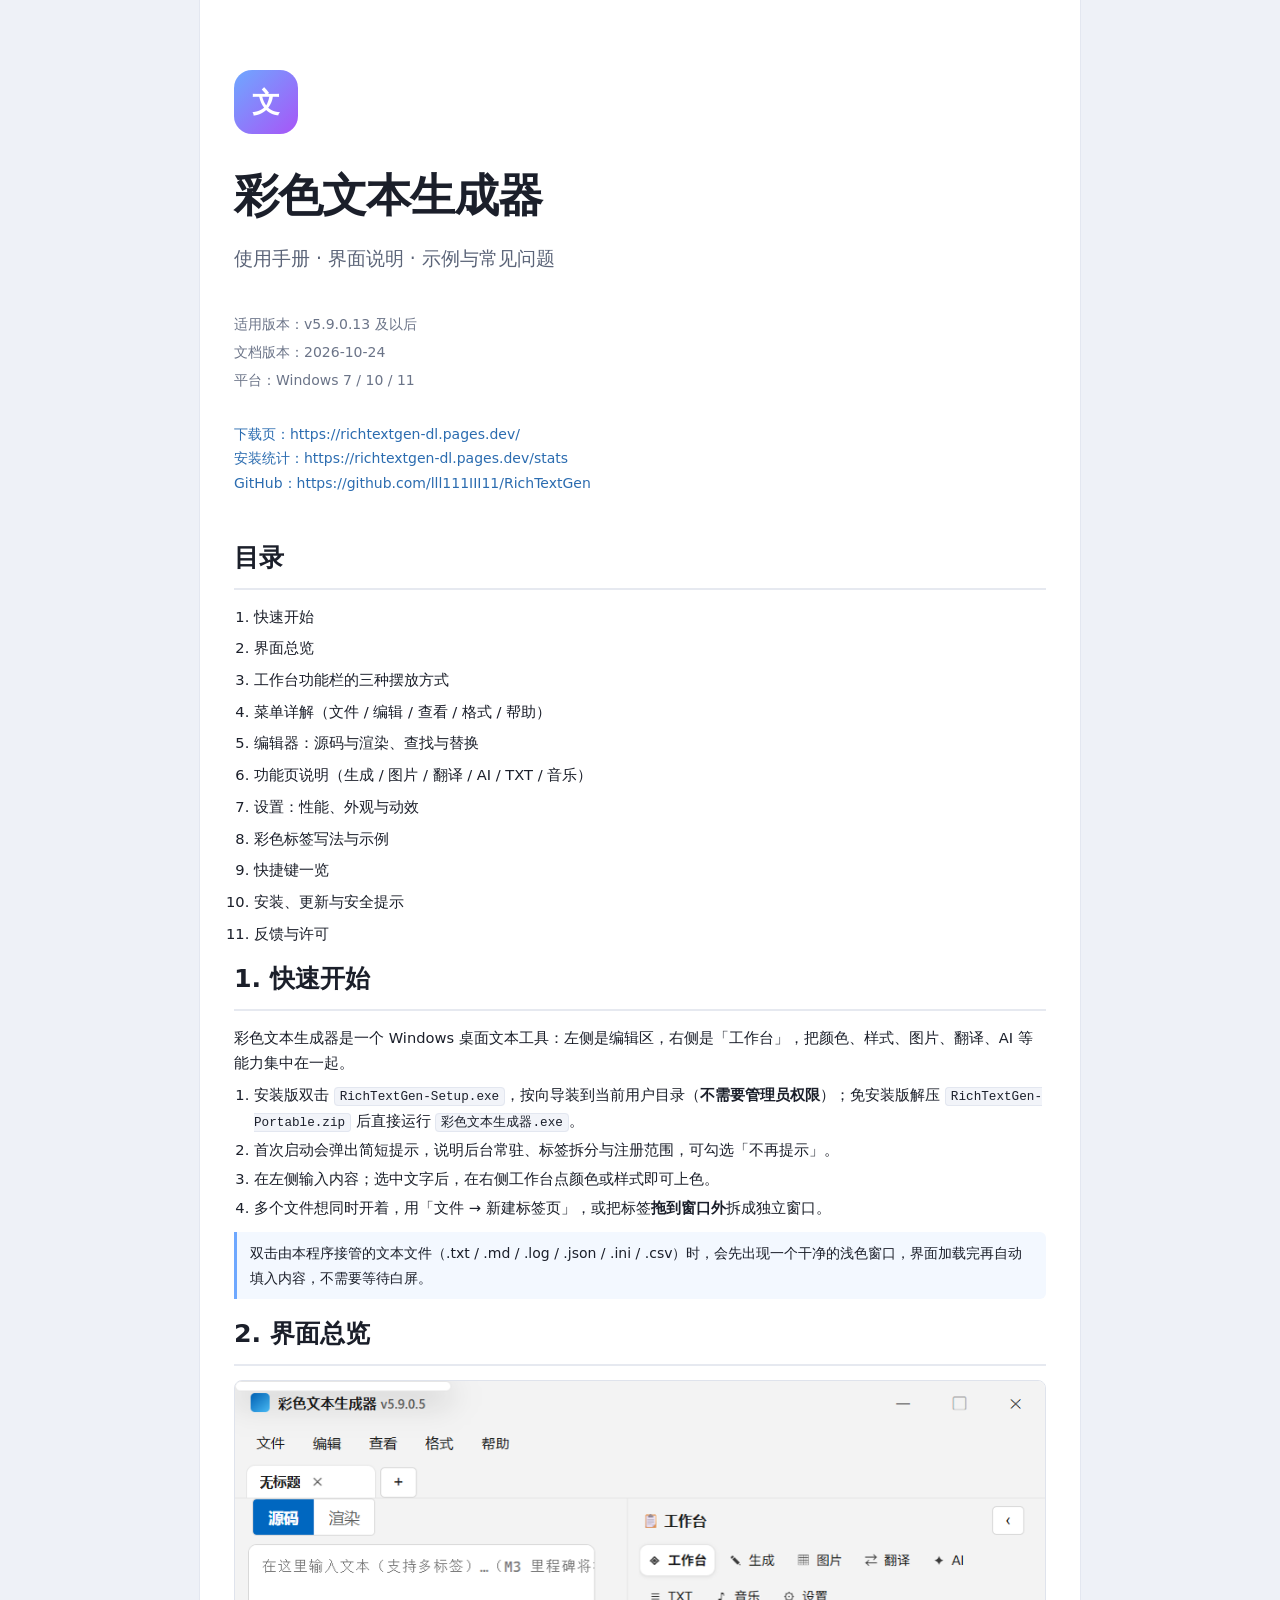
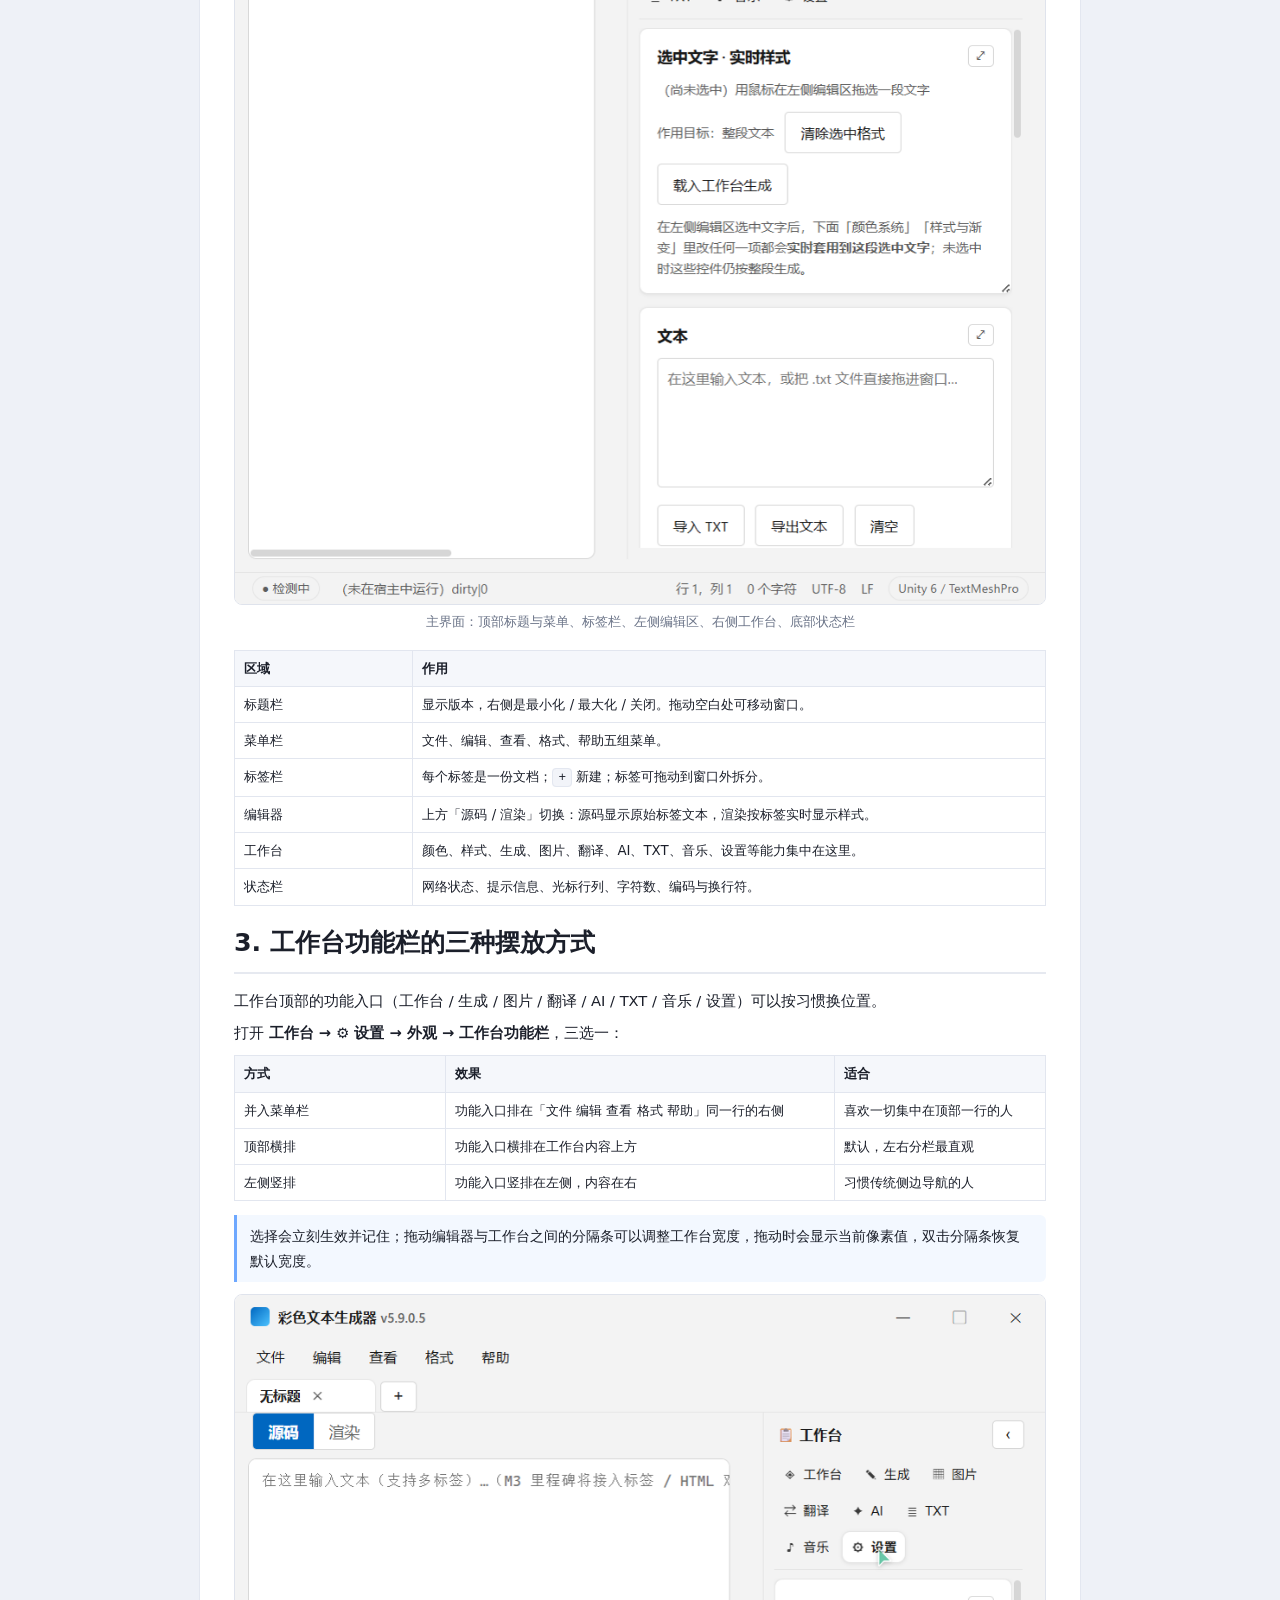
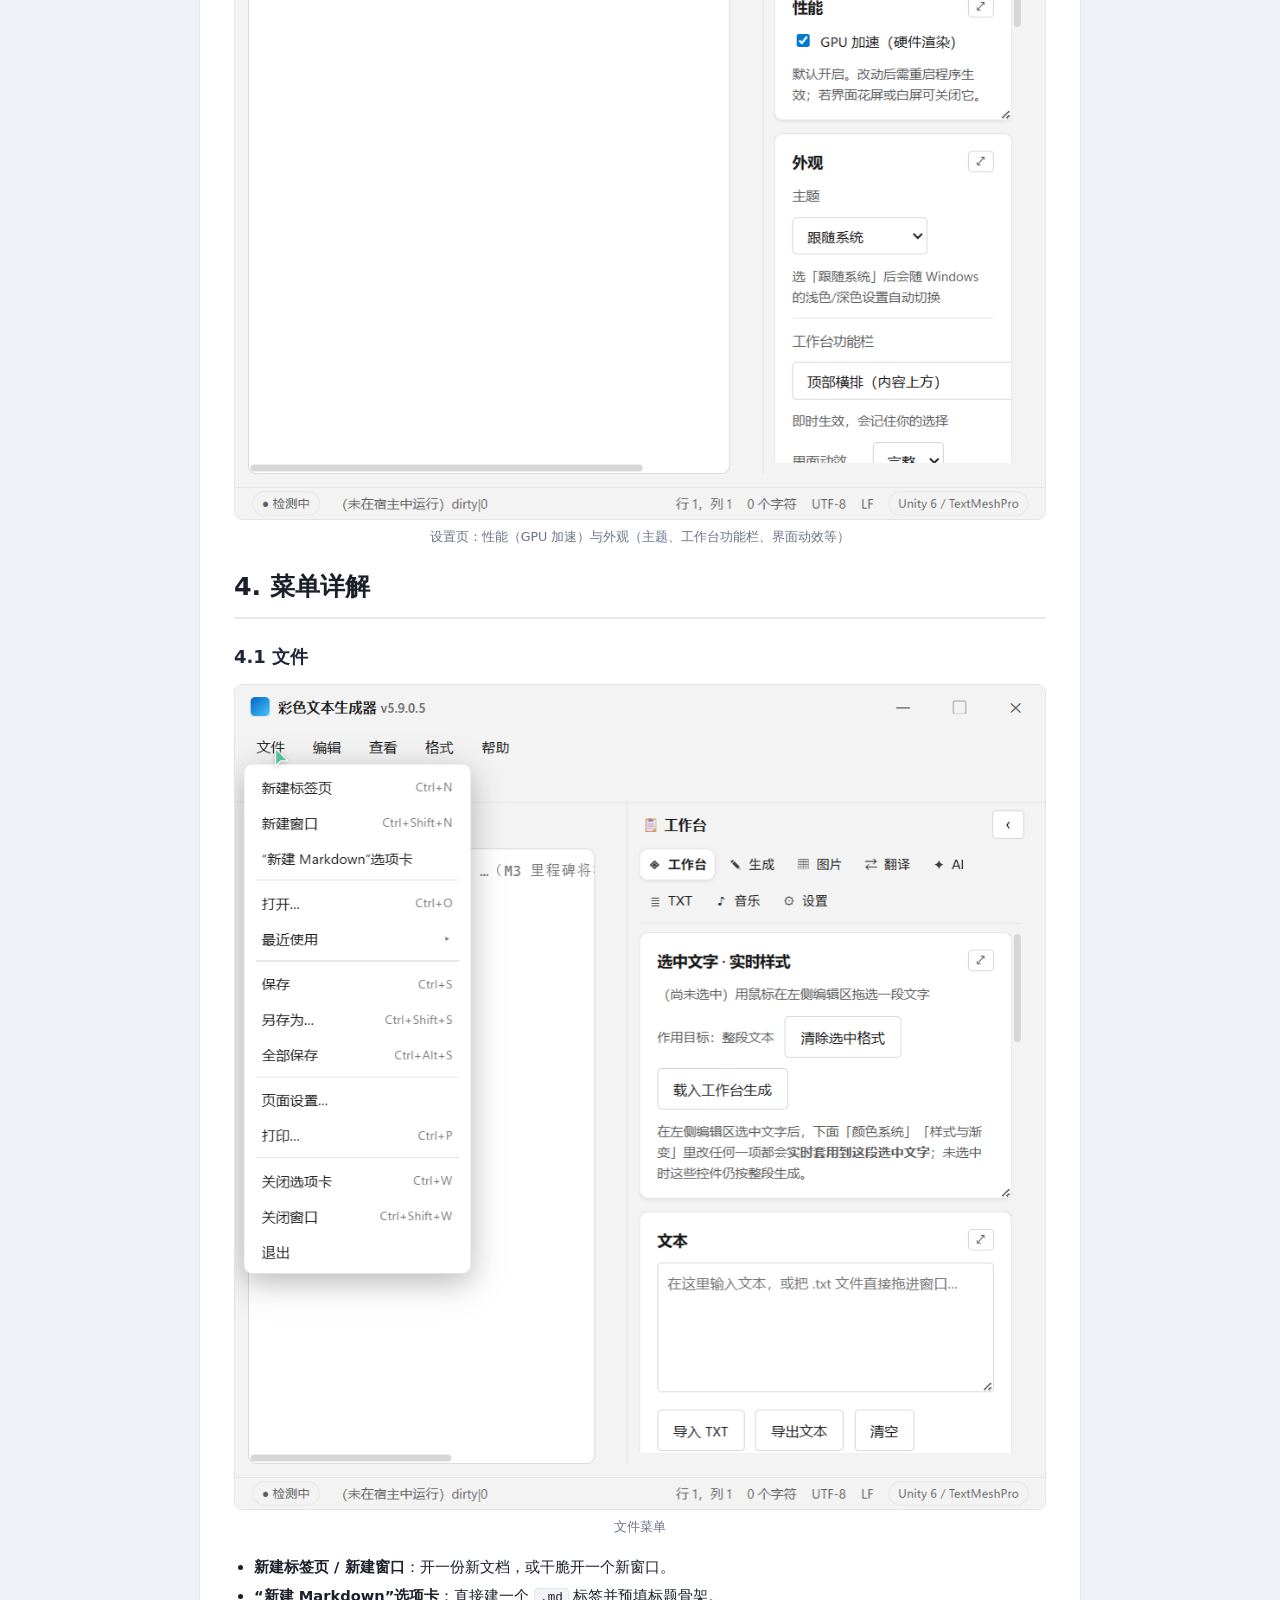
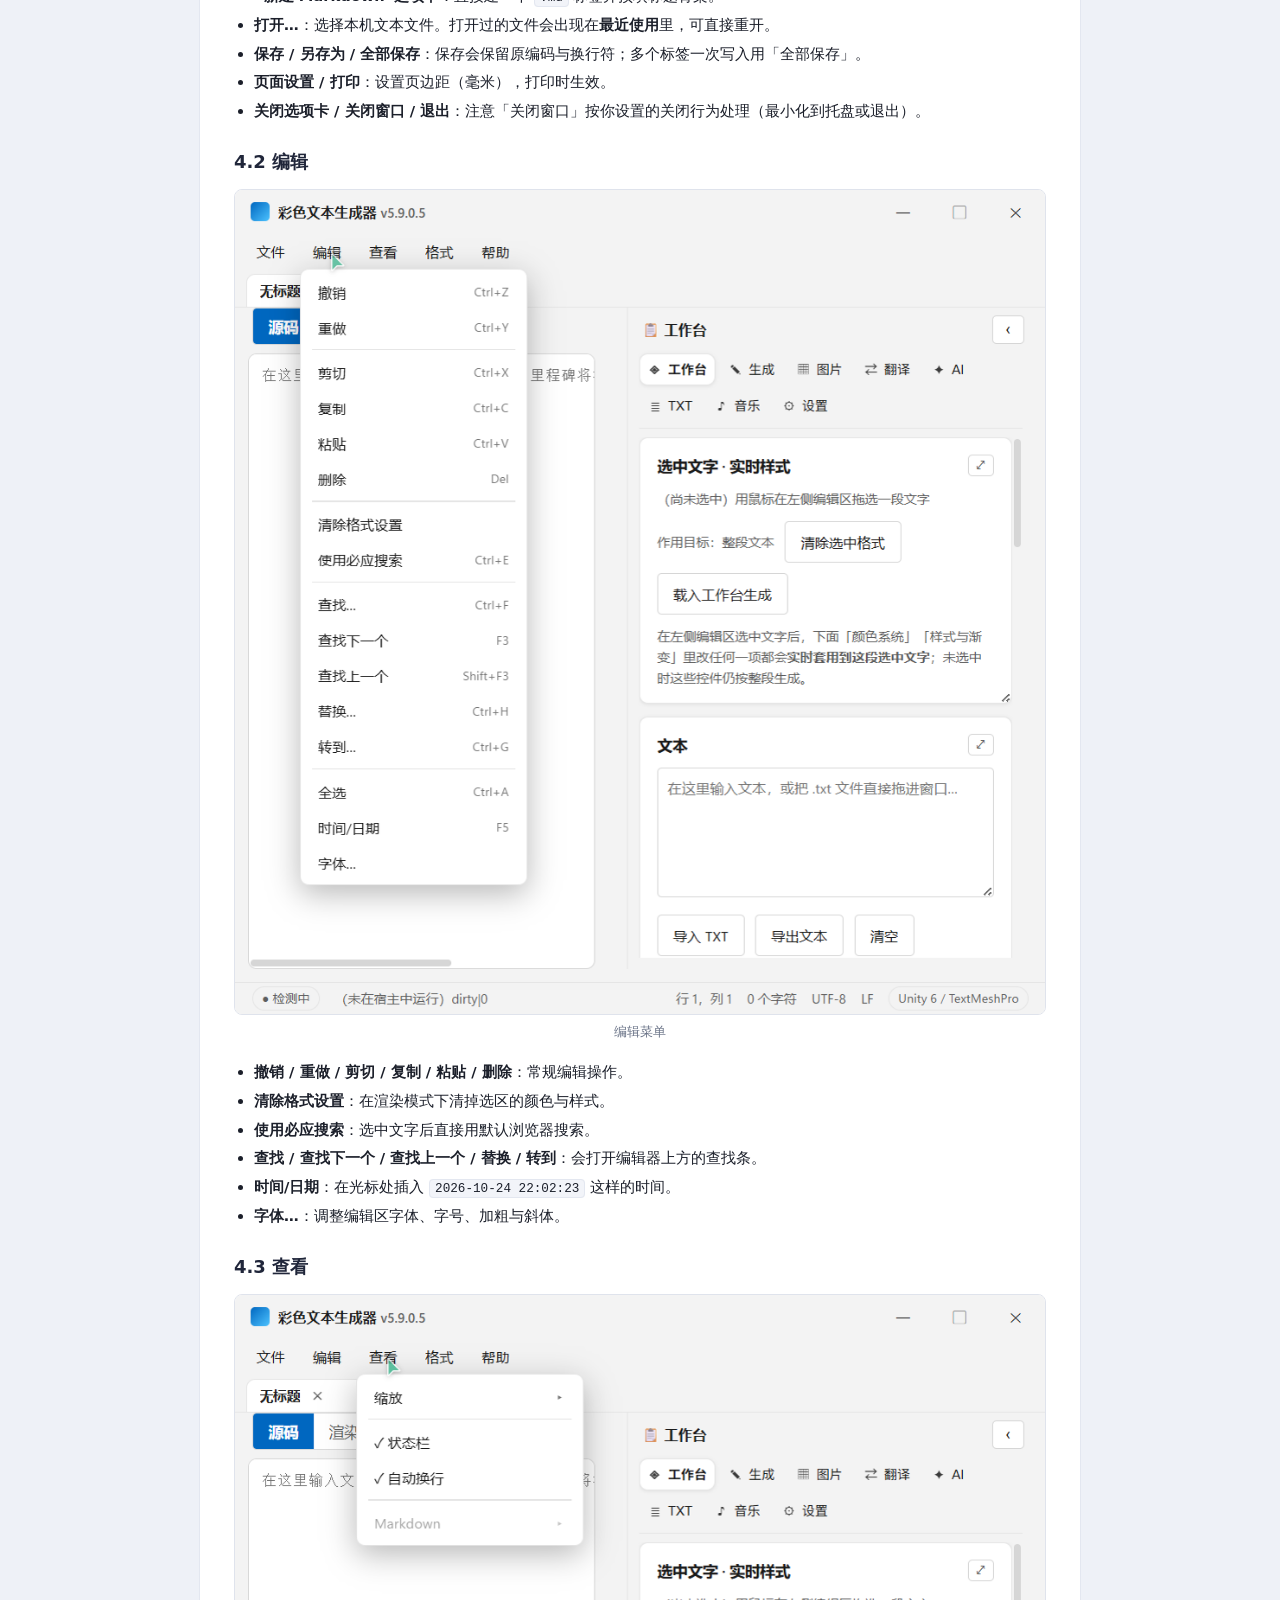
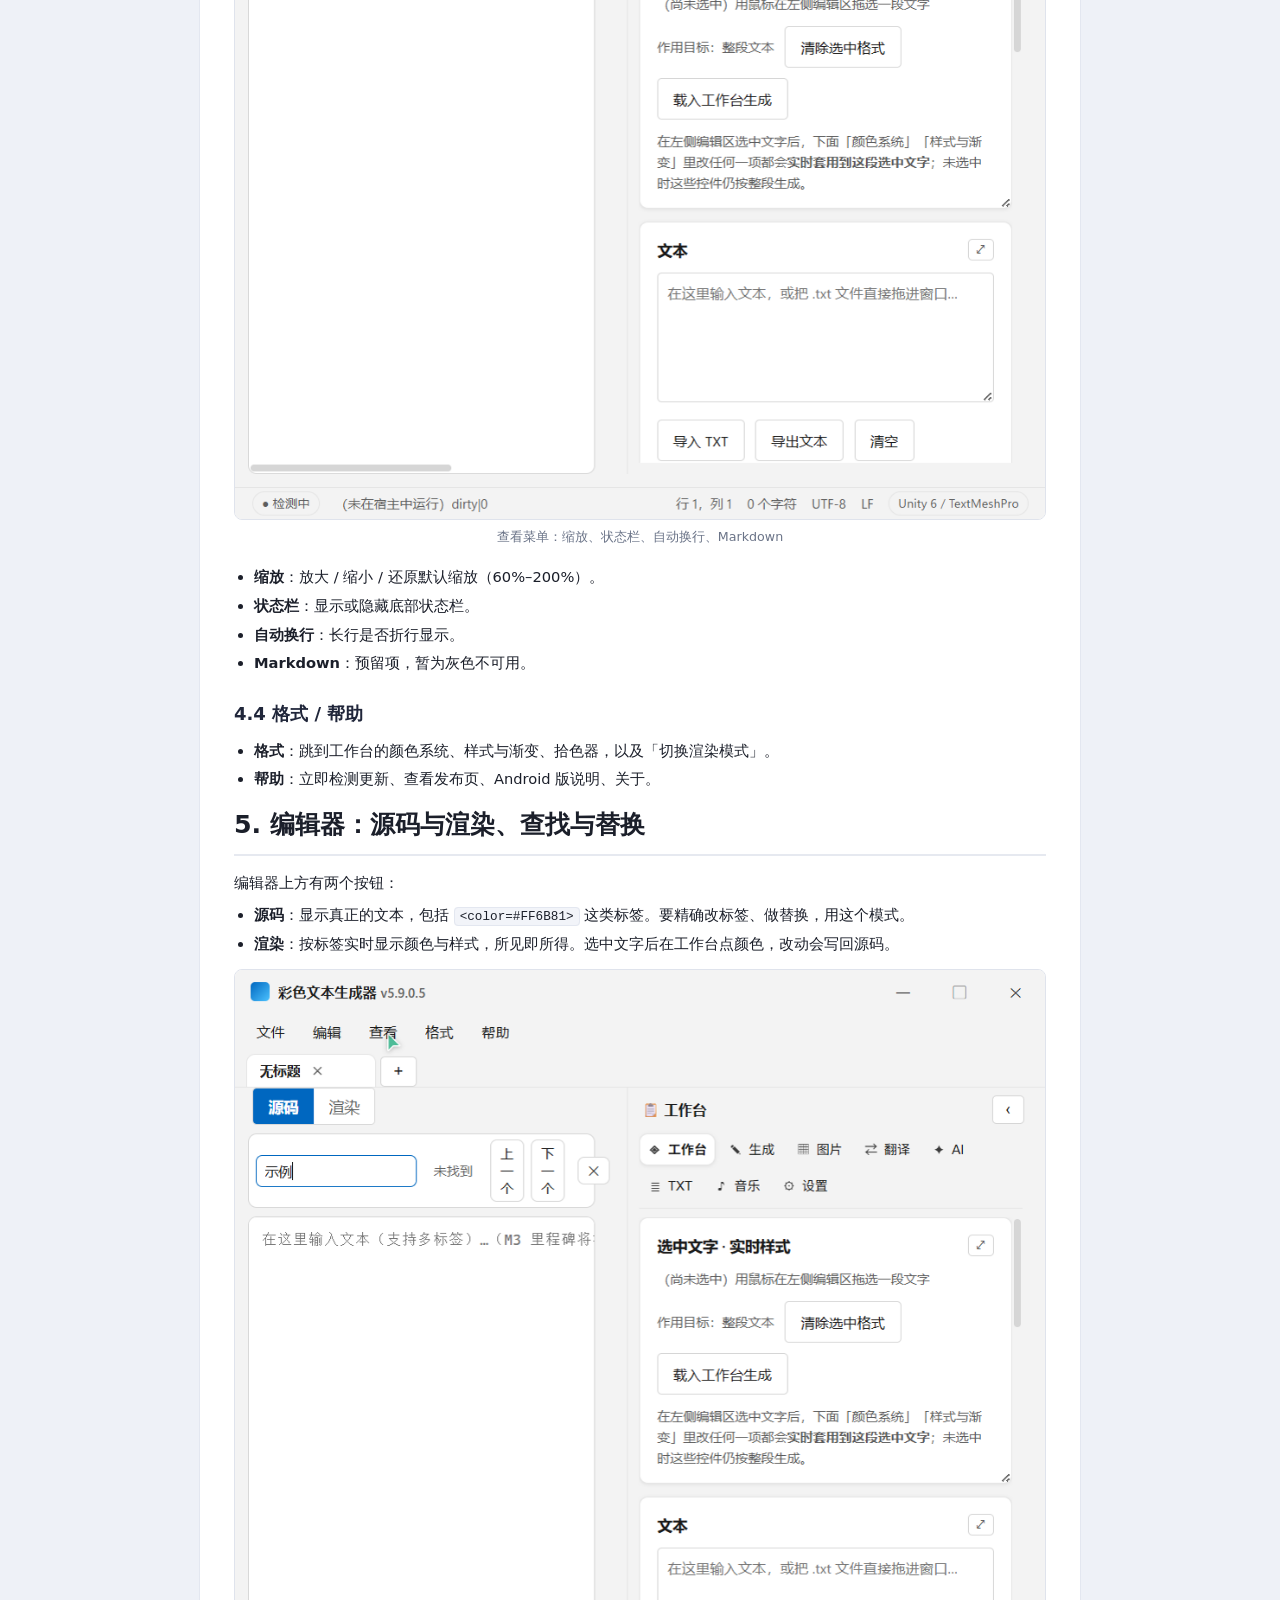
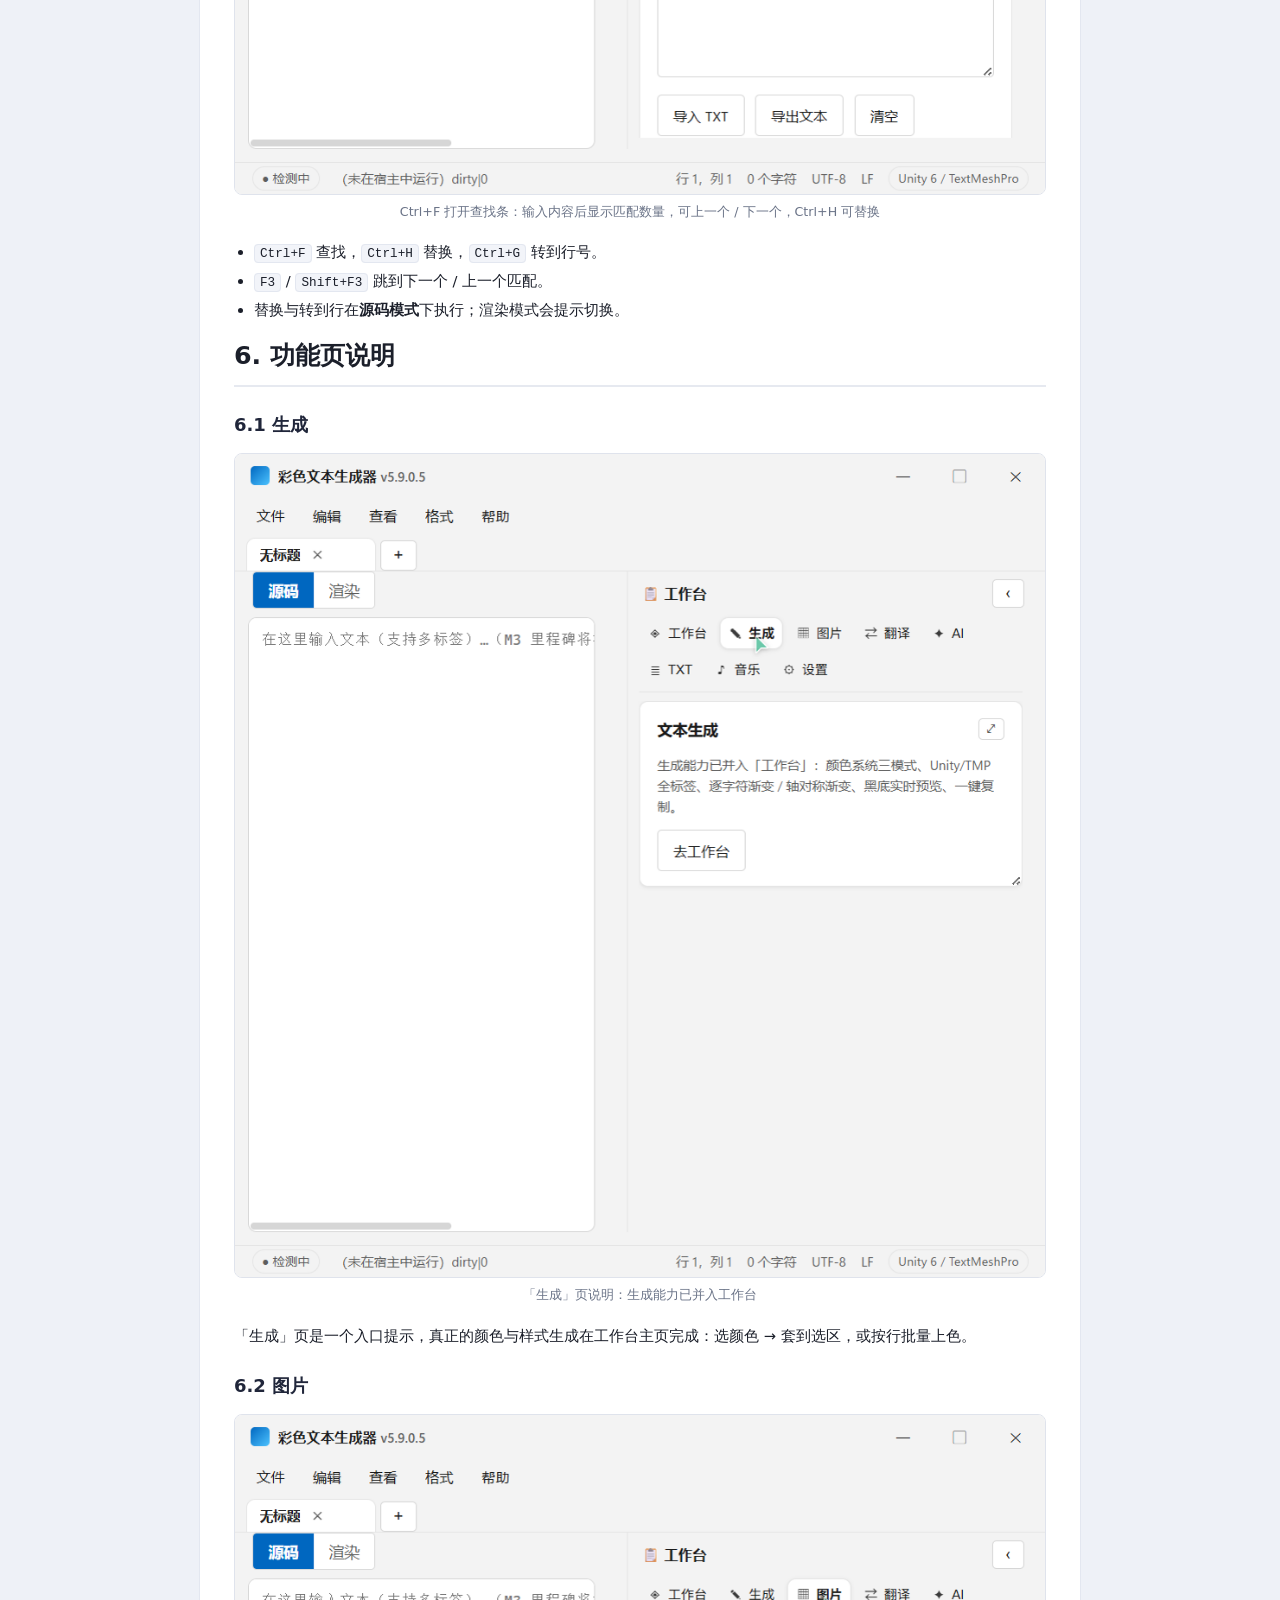
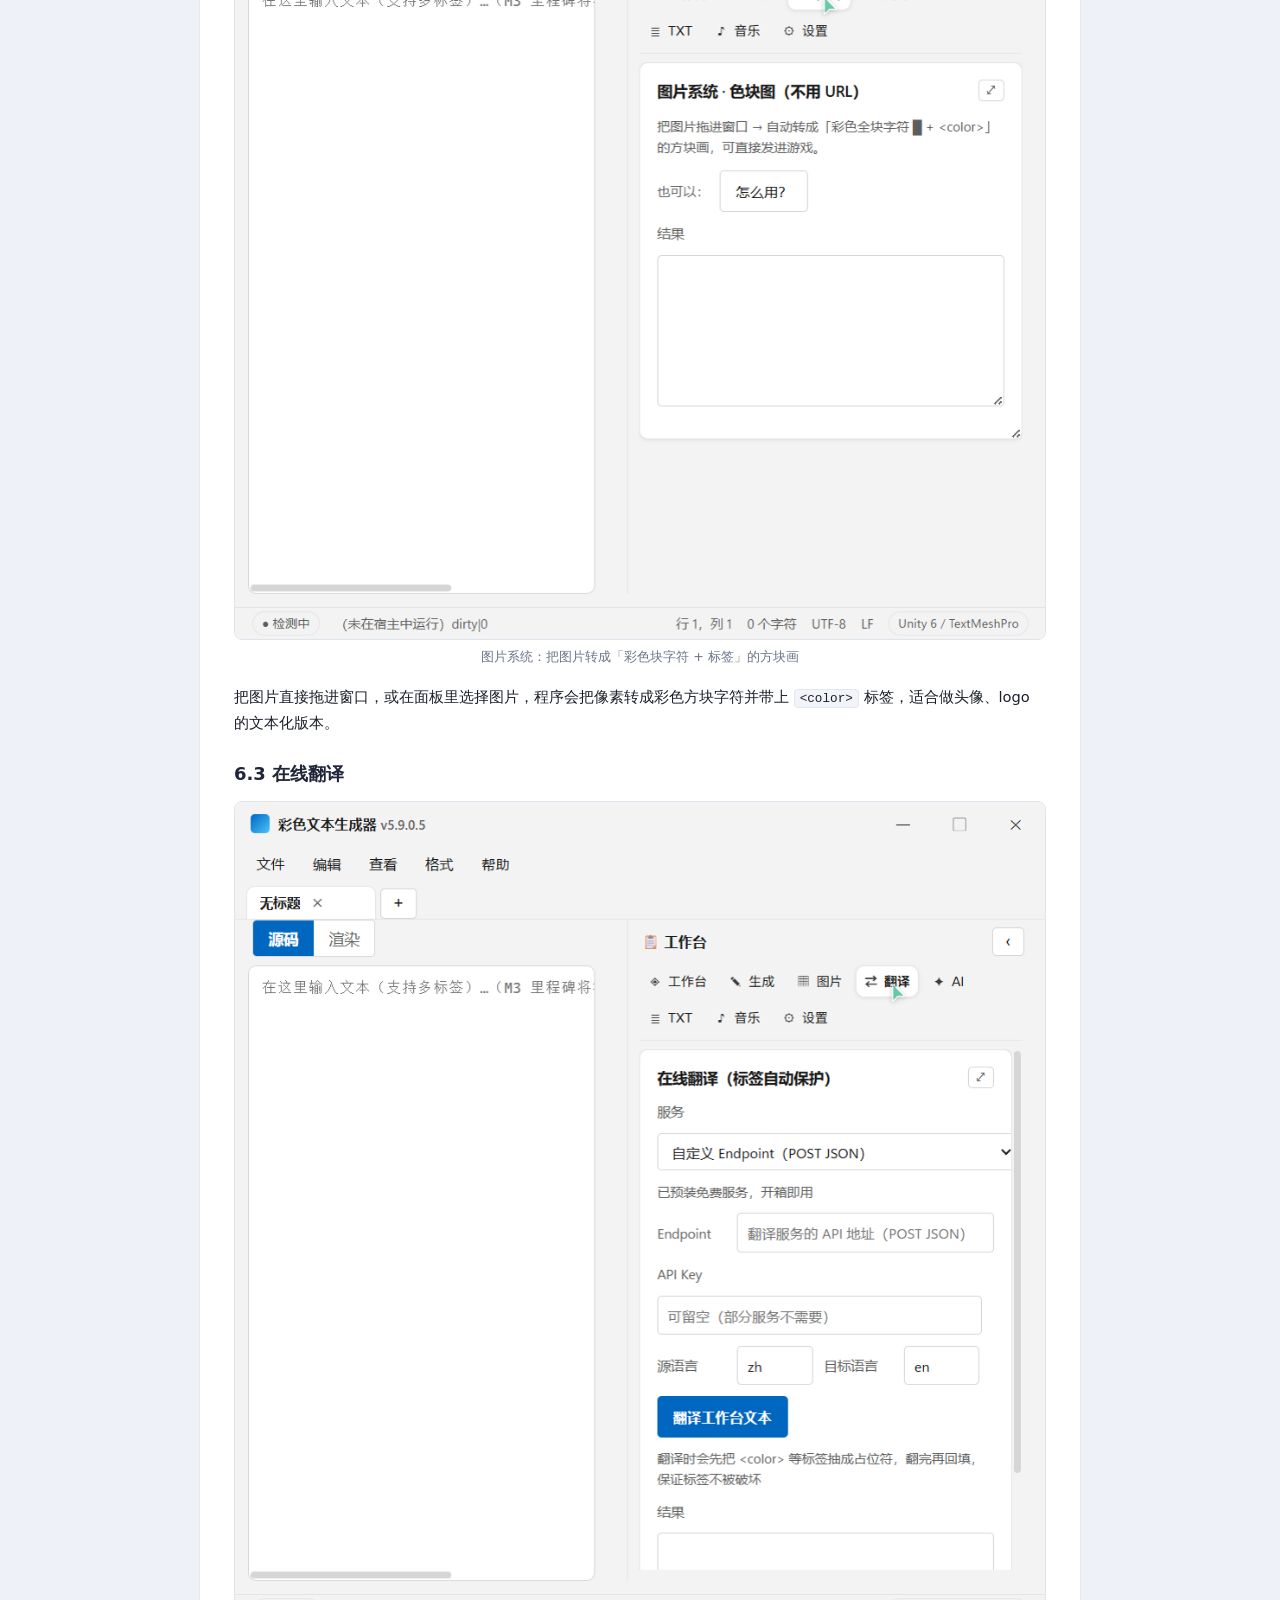
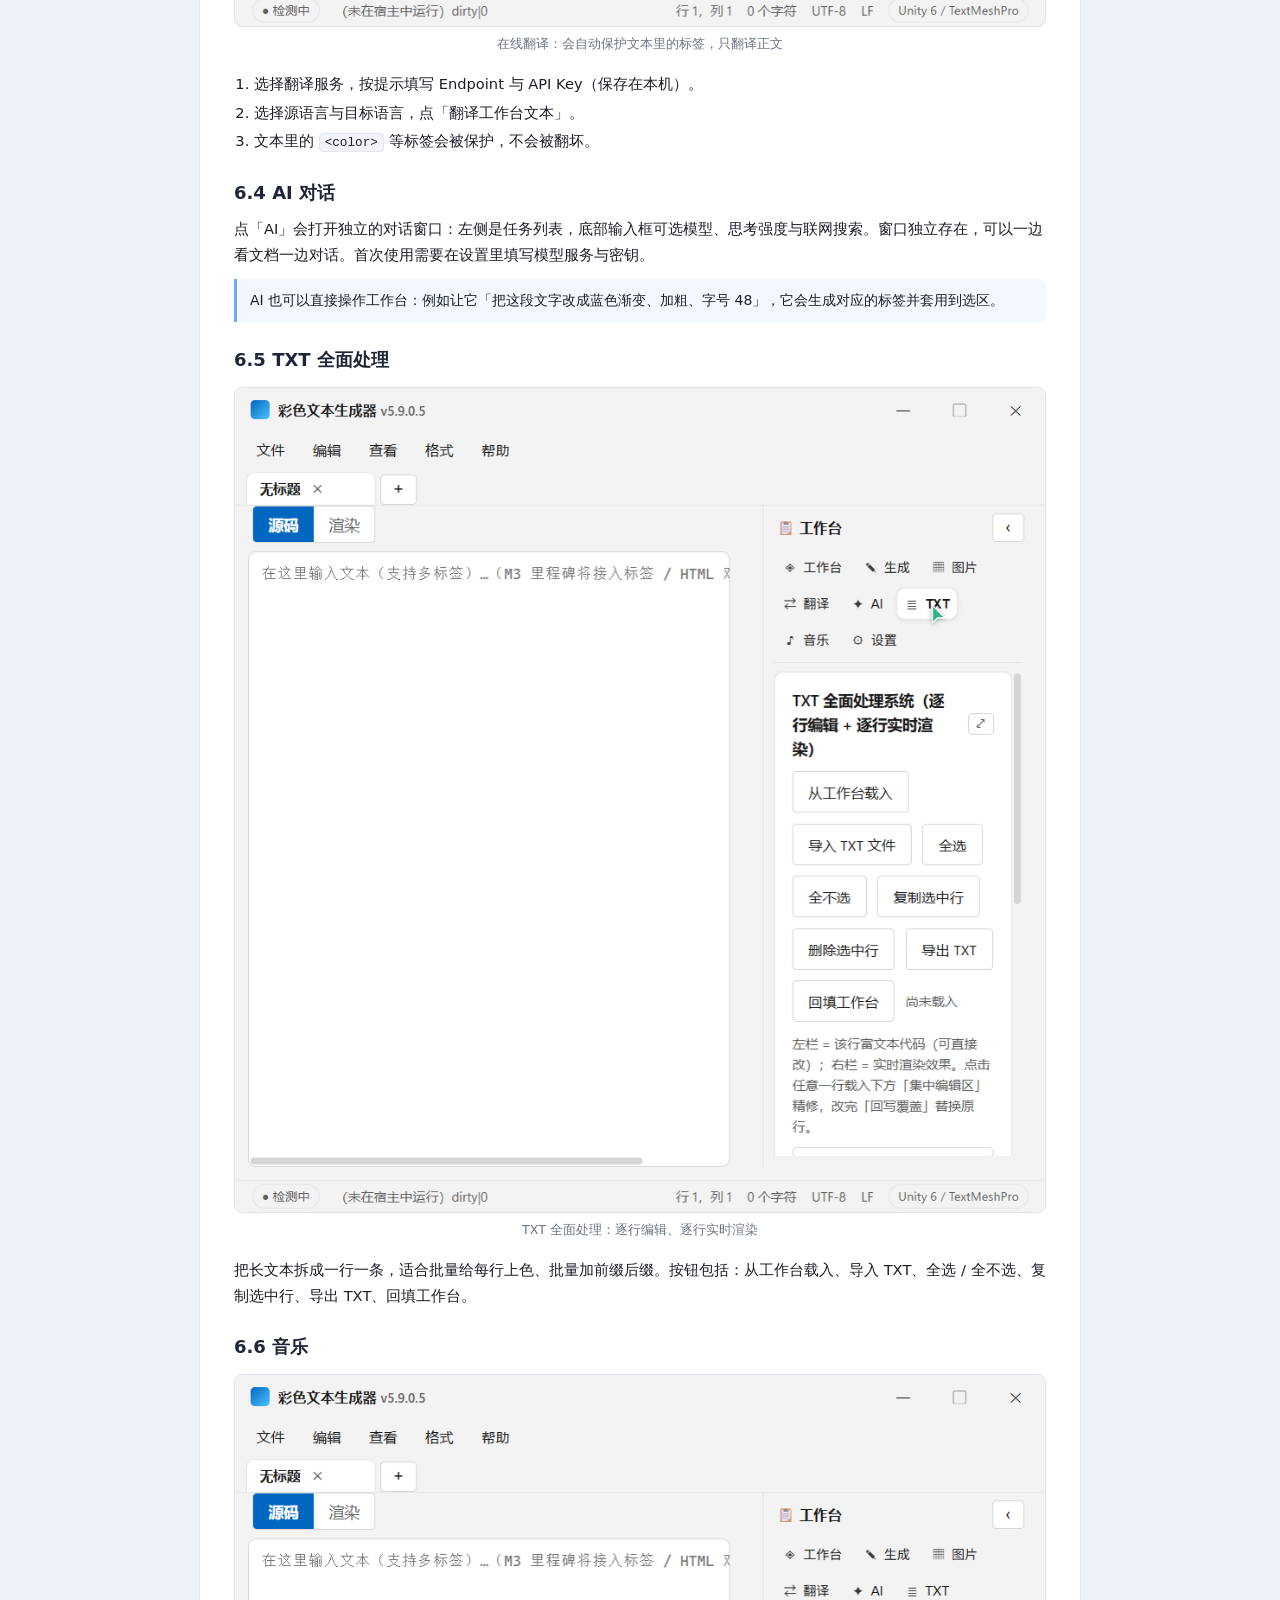
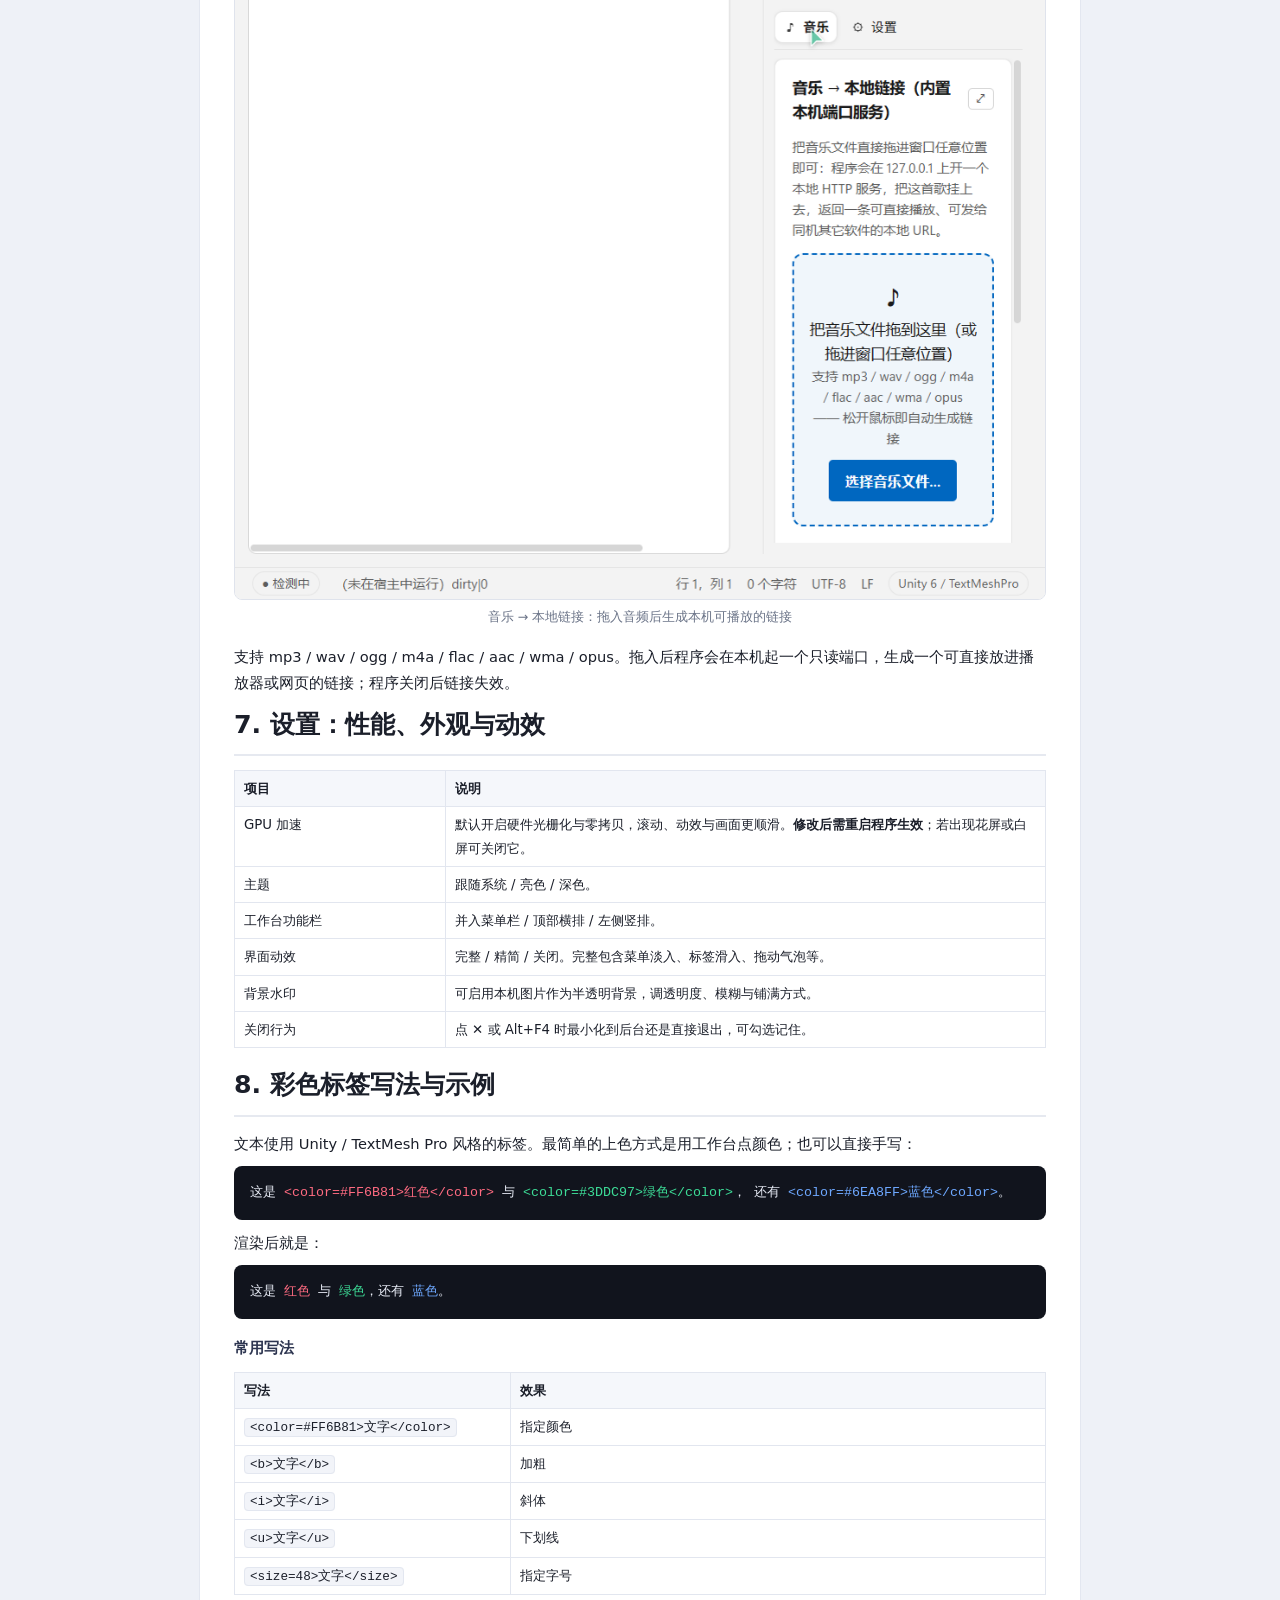
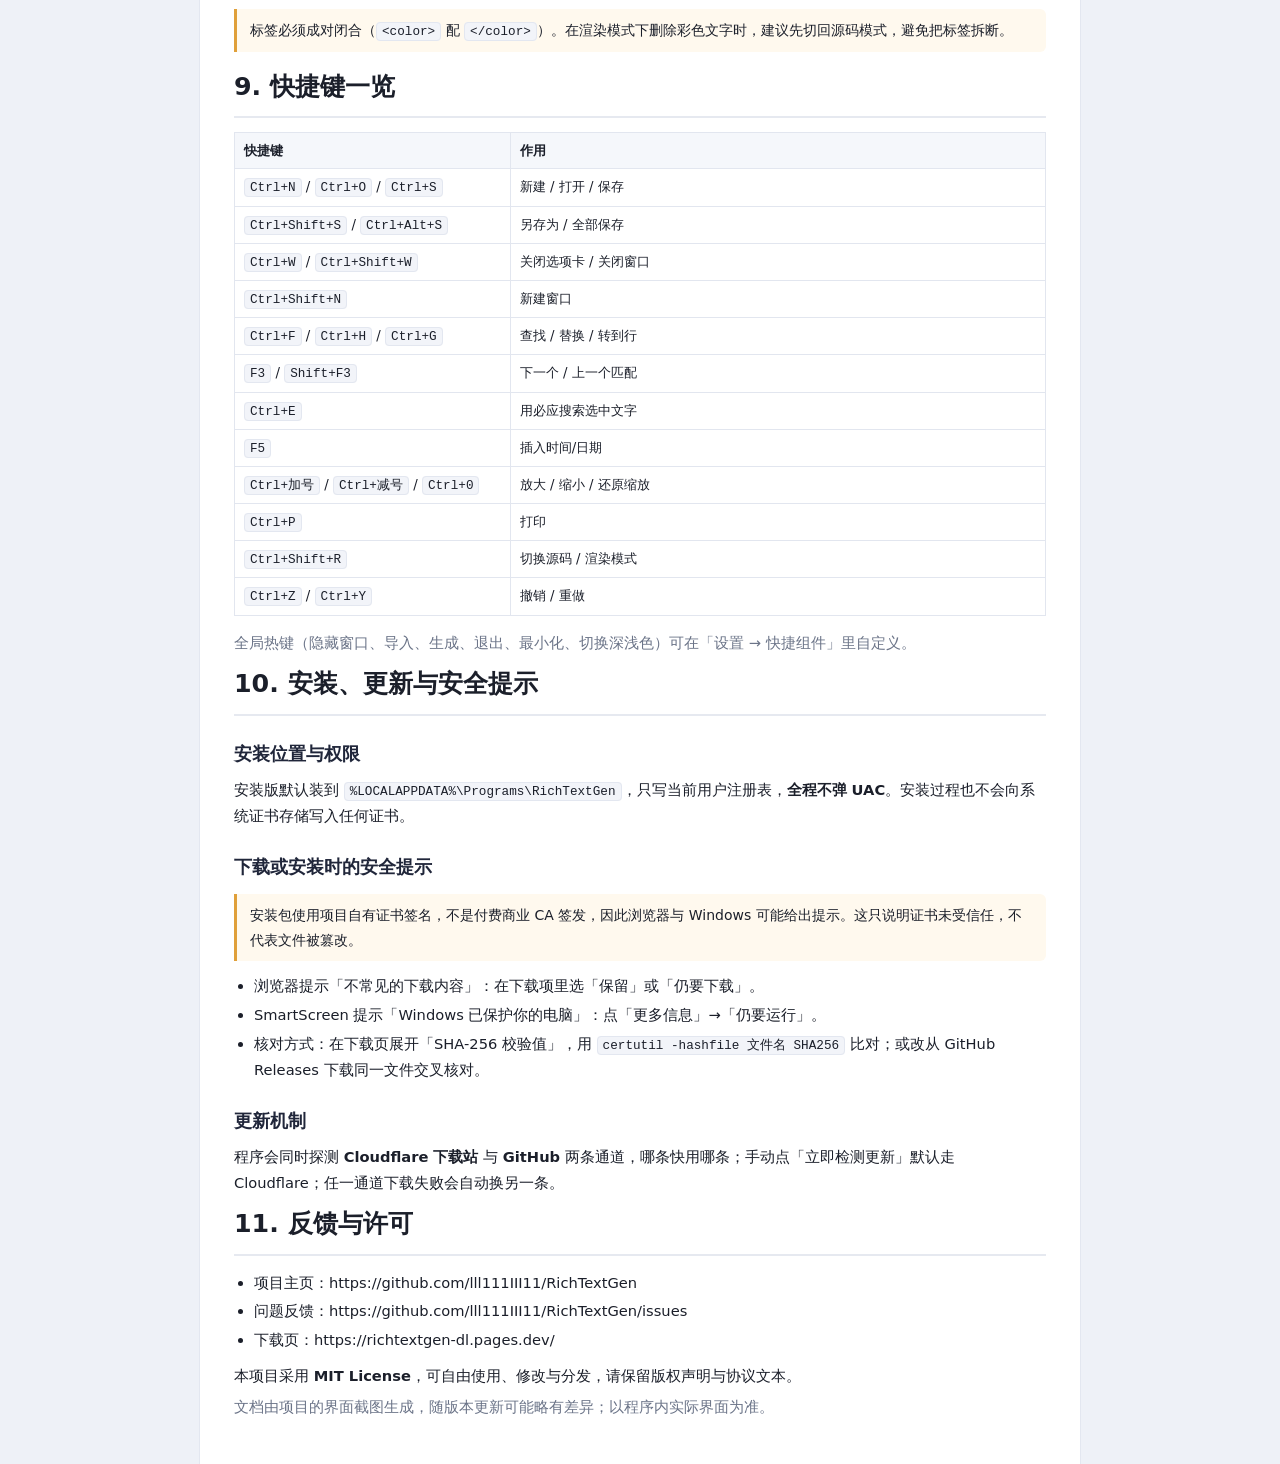
<file: download-site/public/guide/index.html>
<!DOCTYPE html>
<html lang="zh-CN">
<head>
<meta charset="utf-8" />
<title>彩色文本生成器 · 使用手册</title>
<style>
  @page { size: A4; margin: 15mm 14mm; }
  * { box-sizing: border-box; }
  body{
    margin:0; color:#1b1f2a;
    font: 11pt/1.75 "Microsoft YaHei","Microsoft YaHei UI",system-ui,sans-serif;
  }
  .cover{
    height: 250mm; display:flex; flex-direction:column; justify-content:center;
    page-break-after: always;
  }
  .cover .logo{
    width:64px;height:64px;border-radius:18px;
    background:linear-gradient(135deg,#6ea8ff,#a855f7);
    display:flex;align-items:center;justify-content:center;
    color:#fff;font-size:28px;font-weight:700;margin-bottom:22px;
  }
  .cover h1{font-size:34pt;margin:0 0 8px;letter-spacing:-1px}
  .cover .sub{font-size:14pt;color:#5b6478;margin:0 0 34px}
  .cover .meta{font-size:10.5pt;color:#6b7488;line-height:2}
  .cover .links{margin-top:28px;font-size:10.5pt;color:#2b6cb0}
  h1.sec{
    font-size:19pt;margin:0 0 14px;padding-bottom:8px;border-bottom:2px solid #e6e9f0;
    page-break-before: always;
  }
  h1.sec:first-of-type{page-break-before: avoid}
  h2{font-size:13.5pt;margin:22px 0 8px;color:#20263a}
  h3{font-size:11.5pt;margin:16px 0 6px;color:#2d3550}
  p{margin:6px 0}
  ul,ol{margin:6px 0 10px;padding-left:20px}
  li{margin:3px 0}
  figure{margin:12px 0 16px;page-break-inside:avoid}
  figure img{width:100%;border:1px solid #dfe3ec;border-radius:8px;display:block}
  figcaption{font-size:9.5pt;color:#6b7488;margin-top:6px;text-align:center}
  table{width:100%;border-collapse:collapse;margin:10px 0 14px;font-size:10pt;page-break-inside:avoid}
  th,td{border:1px solid #e2e6ef;padding:6px 9px;text-align:left;vertical-align:top}
  th{background:#f5f7fb;font-weight:600}
  code,kbd{
    font-family:"Cascadia Mono",Consolas,monospace;font-size:9.5pt;
    background:#f2f4f9;border:1px solid #e3e7f0;border-radius:4px;padding:1px 5px;
  }
  .tip,.warn{
    border-left:3px solid #6ea8ff;background:#f3f8ff;padding:9px 13px;margin:12px 0;
    border-radius:0 6px 6px 0;font-size:10.5pt;
  }
  .warn{border-left-color:#e0a03a;background:#fff9ee}
  .toc{margin-top:10px}
  .toc li{margin:6px 0;font-size:11pt}
  .demo{
    background:#11141d;color:#e9edf7;border-radius:8px;padding:14px 16px;margin:10px 0;
    font-family:"Cascadia Mono",Consolas,monospace;font-size:10pt;line-height:1.9;
  }
  .demo .c1{color:#ff6b81}.demo .c2{color:#3ddc97}.demo .c3{color:#6ea8ff}
  .muted{color:#6b7488}
  /* 屏幕上留出左右边距（打印时由 @page 控制，不受影响） */
  @media screen{
    html{background:#eef1f7}
    body{
      max-width:880px;margin:0 auto;padding:0 34px 60px;background:#fff;
      box-shadow:0 0 0 1px #e3e7f0;
    }
    .cover{height:auto;padding:70px 0 40px}
    h1.sec{page-break-before:auto}
    .toc{margin-bottom:10px}
  }
</style>
</head>
<body>

<!-- 封面 -->
<div class="cover">
  <div class="logo">文</div>
  <h1>彩色文本生成器</h1>
  <p class="sub">使用手册 · 界面说明 · 示例与常见问题</p>
  <div class="meta">
    适用版本：v5.9.0.13 及以后<br />
    文档版本：2026-10-24<br />
    平台：Windows 7 / 10 / 11
  </div>
  <div class="links">
    下载页：https://richtextgen-dl.pages.dev/<br />
    安装统计：https://richtextgen-dl.pages.dev/stats<br />
    GitHub：https://github.com/lll111III11/RichTextGen
  </div>
</div>

<!-- 目录 -->
<h1 class="sec">目录</h1>
<ol class="toc">
  <li>快速开始</li>
  <li>界面总览</li>
  <li>工作台功能栏的三种摆放方式</li>
  <li>菜单详解（文件 / 编辑 / 查看 / 格式 / 帮助）</li>
  <li>编辑器：源码与渲染、查找与替换</li>
  <li>功能页说明（生成 / 图片 / 翻译 / AI / TXT / 音乐）</li>
  <li>设置：性能、外观与动效</li>
  <li>彩色标签写法与示例</li>
  <li>快捷键一览</li>
  <li>安装、更新与安全提示</li>
  <li>反馈与许可</li>
</ol>

<!-- 1 -->
<h1 class="sec">1. 快速开始</h1>
<p>彩色文本生成器是一个 Windows 桌面文本工具：左侧是编辑区，右侧是「工作台」，把颜色、样式、图片、翻译、AI 等能力集中在一起。</p>
<ol>
  <li>安装版双击 <code>RichTextGen-Setup.exe</code>，按向导装到当前用户目录（<b>不需要管理员权限</b>）；免安装版解压 <code>RichTextGen-Portable.zip</code> 后直接运行 <code>彩色文本生成器.exe</code>。</li>
  <li>首次启动会弹出简短提示，说明后台常驻、标签拆分与注册范围，可勾选「不再提示」。</li>
  <li>在左侧输入内容；选中文字后，在右侧工作台点颜色或样式即可上色。</li>
  <li>多个文件想同时开着，用「文件 → 新建标签页」，或把标签<b>拖到窗口外</b>拆成独立窗口。</li>
</ol>
<div class="tip">双击由本程序接管的文本文件（.txt / .md / .log / .json / .ini / .csv）时，会先出现一个干净的浅色窗口，界面加载完再自动填入内容，不需要等待白屏。</div>

<!-- 2 -->
<h1 class="sec">2. 界面总览</h1>
<figure>
  <img src="img/guide-01-main.png" alt="主界面" />
  <figcaption>主界面：顶部标题与菜单、标签栏、左侧编辑区、右侧工作台、底部状态栏</figcaption>
</figure>
<table>
  <tr><th style="width:22%">区域</th><th>作用</th></tr>
  <tr><td>标题栏</td><td>显示版本，右侧是最小化 / 最大化 / 关闭。拖动空白处可移动窗口。</td></tr>
  <tr><td>菜单栏</td><td>文件、编辑、查看、格式、帮助五组菜单。</td></tr>
  <tr><td>标签栏</td><td>每个标签是一份文档；<code>+</code> 新建；标签可拖动到窗口外拆分。</td></tr>
  <tr><td>编辑器</td><td>上方「源码 / 渲染」切换：源码显示原始标签文本，渲染按标签实时显示样式。</td></tr>
  <tr><td>工作台</td><td>颜色、样式、生成、图片、翻译、AI、TXT、音乐、设置等能力集中在这里。</td></tr>
  <tr><td>状态栏</td><td>网络状态、提示信息、光标行列、字符数、编码与换行符。</td></tr>
</table>

<!-- 3 -->
<h1 class="sec">3. 工作台功能栏的三种摆放方式</h1>
<p>工作台顶部的功能入口（工作台 / 生成 / 图片 / 翻译 / AI / TXT / 音乐 / 设置）可以按习惯换位置。</p>
<p>打开 <b>工作台 → ⚙ 设置 → 外观 → 工作台功能栏</b>，三选一：</p>
<table>
  <tr><th style="width:26%">方式</th><th>效果</th><th style="width:26%">适合</th></tr>
  <tr><td>并入菜单栏</td><td>功能入口排在「文件 编辑 查看 格式 帮助」同一行的右侧</td><td>喜欢一切集中在顶部一行的人</td></tr>
  <tr><td>顶部横排</td><td>功能入口横排在工作台内容上方</td><td>默认，左右分栏最直观</td></tr>
  <tr><td>左侧竖排</td><td>功能入口竖排在左侧，内容在右</td><td>习惯传统侧边导航的人</td></tr>
</table>
<div class="tip">选择会立刻生效并记住；拖动编辑器与工作台之间的分隔条可以调整工作台宽度，拖动时会显示当前像素值，双击分隔条恢复默认宽度。</div>
<figure>
  <img src="img/guide-12-settings.png" alt="设置页" />
  <figcaption>设置页：性能（GPU 加速）与外观（主题、工作台功能栏、界面动效等）</figcaption>
</figure>

<!-- 4 -->
<h1 class="sec">4. 菜单详解</h1>

<h2>4.1 文件</h2>
<figure>
  <img src="img/guide-02-menu-file.png" alt="文件菜单" />
  <figcaption>文件菜单</figcaption>
</figure>
<ul>
  <li><b>新建标签页 / 新建窗口</b>：开一份新文档，或干脆开一个新窗口。</li>
  <li><b>“新建 Markdown”选项卡</b>：直接建一个 <code>.md</code> 标签并预填标题骨架。</li>
  <li><b>打开…</b>：选择本机文本文件。打开过的文件会出现在<b>最近使用</b>里，可直接重开。</li>
  <li><b>保存 / 另存为 / 全部保存</b>：保存会保留原编码与换行符；多个标签一次写入用「全部保存」。</li>
  <li><b>页面设置 / 打印</b>：设置页边距（毫米），打印时生效。</li>
  <li><b>关闭选项卡 / 关闭窗口 / 退出</b>：注意「关闭窗口」按你设置的关闭行为处理（最小化到托盘或退出）。</li>
</ul>

<h2>4.2 编辑</h2>
<figure>
  <img src="img/guide-03-menu-edit.png" alt="编辑菜单" />
  <figcaption>编辑菜单</figcaption>
</figure>
<ul>
  <li><b>撤销 / 重做 / 剪切 / 复制 / 粘贴 / 删除</b>：常规编辑操作。</li>
  <li><b>清除格式设置</b>：在渲染模式下清掉选区的颜色与样式。</li>
  <li><b>使用必应搜索</b>：选中文字后直接用默认浏览器搜索。</li>
  <li><b>查找 / 查找下一个 / 查找上一个 / 替换 / 转到</b>：会打开编辑器上方的查找条。</li>
  <li><b>时间/日期</b>：在光标处插入 <code>2026-10-24 22:02:23</code> 这样的时间。</li>
  <li><b>字体…</b>：调整编辑区字体、字号、加粗与斜体。</li>
</ul>

<h2>4.3 查看</h2>
<figure>
  <img src="img/guide-04-menu-view.png" alt="查看菜单" />
  <figcaption>查看菜单：缩放、状态栏、自动换行、Markdown</figcaption>
</figure>
<ul>
  <li><b>缩放</b>：放大 / 缩小 / 还原默认缩放（60%–200%）。</li>
  <li><b>状态栏</b>：显示或隐藏底部状态栏。</li>
  <li><b>自动换行</b>：长行是否折行显示。</li>
  <li><b>Markdown</b>：预留项，暂为灰色不可用。</li>
</ul>

<h2>4.4 格式 / 帮助</h2>
<ul>
  <li><b>格式</b>：跳到工作台的颜色系统、样式与渐变、拾色器，以及「切换渲染模式」。</li>
  <li><b>帮助</b>：立即检测更新、查看发布页、Android 版说明、关于。</li>
</ul>

<!-- 5 -->
<h1 class="sec">5. 编辑器：源码与渲染、查找与替换</h1>
<p>编辑器上方有两个按钮：</p>
<ul>
  <li><b>源码</b>：显示真正的文本，包括 <code>&lt;color=#FF6B81&gt;</code> 这类标签。要精确改标签、做替换，用这个模式。</li>
  <li><b>渲染</b>：按标签实时显示颜色与样式，所见即所得。选中文字后在工作台点颜色，改动会写回源码。</li>
</ul>
<figure>
  <img src="img/guide-05-find.png" alt="查找条" />
  <figcaption>Ctrl+F 打开查找条：输入内容后显示匹配数量，可上一个 / 下一个，Ctrl+H 可替换</figcaption>
</figure>
<ul>
  <li><code>Ctrl+F</code> 查找，<code>Ctrl+H</code> 替换，<code>Ctrl+G</code> 转到行号。</li>
  <li><code>F3</code> / <code>Shift+F3</code> 跳到下一个 / 上一个匹配。</li>
  <li>替换与转到行在<b>源码模式</b>下执行；渲染模式会提示切换。</li>
</ul>

<!-- 6 -->
<h1 class="sec">6. 功能页说明</h1>

<h2>6.1 生成</h2>
<figure>
  <img src="img/guide-06-gen.png" alt="生成页" />
  <figcaption>「生成」页说明：生成能力已并入工作台</figcaption>
</figure>
<p>「生成」页是一个入口提示，真正的颜色与样式生成在工作台主页完成：选颜色 → 套到选区，或按行批量上色。</p>

<h2>6.2 图片</h2>
<figure>
  <img src="img/guide-07-img.png" alt="图片页" />
  <figcaption>图片系统：把图片转成「彩色块字符 + 标签」的方块画</figcaption>
</figure>
<p>把图片直接拖进窗口，或在面板里选择图片，程序会把像素转成彩色方块字符并带上 <code>&lt;color&gt;</code> 标签，适合做头像、logo 的文本化版本。</p>

<h2>6.3 在线翻译</h2>
<figure>
  <img src="img/guide-08-trans.png" alt="翻译页" />
  <figcaption>在线翻译：会自动保护文本里的标签，只翻译正文</figcaption>
</figure>
<ol>
  <li>选择翻译服务，按提示填写 Endpoint 与 API Key（保存在本机）。</li>
  <li>选择源语言与目标语言，点「翻译工作台文本」。</li>
  <li>文本里的 <code>&lt;color&gt;</code> 等标签会被保护，不会被翻坏。</li>
</ol>

<h2>6.4 AI 对话</h2>
<p>点「AI」会打开独立的对话窗口：左侧是任务列表，底部输入框可选模型、思考强度与联网搜索。窗口独立存在，可以一边看文档一边对话。首次使用需要在设置里填写模型服务与密钥。</p>
<div class="tip">AI 也可以直接操作工作台：例如让它「把这段文字改成蓝色渐变、加粗、字号 48」，它会生成对应的标签并套用到选区。</div>

<h2>6.5 TXT 全面处理</h2>
<figure>
  <img src="img/guide-10-txt.png" alt="TXT 页" />
  <figcaption>TXT 全面处理：逐行编辑、逐行实时渲染</figcaption>
</figure>
<p>把长文本拆成一行一条，适合批量给每行上色、批量加前缀后缀。按钮包括：从工作台载入、导入 TXT、全选 / 全不选、复制选中行、导出 TXT、回填工作台。</p>

<h2>6.6 音乐</h2>
<figure>
  <img src="img/guide-11-music.png" alt="音乐页" />
  <figcaption>音乐 → 本地链接：拖入音频后生成本机可播放的链接</figcaption>
</figure>
<p>支持 mp3 / wav / ogg / m4a / flac / aac / wma / opus。拖入后程序会在本机起一个只读端口，生成一个可直接放进播放器或网页的链接；程序关闭后链接失效。</p>

<!-- 7 -->
<h1 class="sec">7. 设置：性能、外观与动效</h1>
<table>
  <tr><th style="width:26%">项目</th><th>说明</th></tr>
  <tr><td>GPU 加速</td><td>默认开启硬件光栅化与零拷贝，滚动、动效与画面更顺滑。<b>修改后需重启程序生效</b>；若出现花屏或白屏可关闭它。</td></tr>
  <tr><td>主题</td><td>跟随系统 / 亮色 / 深色。</td></tr>
  <tr><td>工作台功能栏</td><td>并入菜单栏 / 顶部横排 / 左侧竖排。</td></tr>
  <tr><td>界面动效</td><td>完整 / 精简 / 关闭。完整包含菜单淡入、标签滑入、拖动气泡等。</td></tr>
  <tr><td>背景水印</td><td>可启用本机图片作为半透明背景，调透明度、模糊与铺满方式。</td></tr>
  <tr><td>关闭行为</td><td>点 ✕ 或 Alt+F4 时最小化到后台还是直接退出，可勾选记住。</td></tr>
</table>

<!-- 8 -->
<h1 class="sec">8. 彩色标签写法与示例</h1>
<p>文本使用 Unity / TextMesh Pro 风格的标签。最简单的上色方式是用工作台点颜色；也可以直接手写：</p>
<div class="demo">
这是 <span class="c1">&lt;color=#FF6B81&gt;红色&lt;/color&gt;</span> 与 <span class="c2">&lt;color=#3DDC97&gt;绿色&lt;/color&gt;</span>，
还有 <span class="c3">&lt;color=#6EA8FF&gt;蓝色&lt;/color&gt;</span>。
</div>
<p>渲染后就是：</p>
<div class="demo">
这是 <span class="c1">红色</span> 与 <span class="c2">绿色</span>，还有 <span class="c3">蓝色</span>。
</div>
<h3>常用写法</h3>
<table>
  <tr><th style="width:34%">写法</th><th>效果</th></tr>
  <tr><td><code>&lt;color=#FF6B81&gt;文字&lt;/color&gt;</code></td><td>指定颜色</td></tr>
  <tr><td><code>&lt;b&gt;文字&lt;/b&gt;</code></td><td>加粗</td></tr>
  <tr><td><code>&lt;i&gt;文字&lt;/i&gt;</code></td><td>斜体</td></tr>
  <tr><td><code>&lt;u&gt;文字&lt;/u&gt;</code></td><td>下划线</td></tr>
  <tr><td><code>&lt;size=48&gt;文字&lt;/size&gt;</code></td><td>指定字号</td></tr>
</table>
<div class="warn">标签必须成对闭合（<code>&lt;color&gt;</code> 配 <code>&lt;/color&gt;</code>）。在渲染模式下删除彩色文字时，建议先切回源码模式，避免把标签拆断。</div>

<!-- 9 -->
<h1 class="sec">9. 快捷键一览</h1>
<table>
  <tr><th style="width:34%">快捷键</th><th>作用</th></tr>
  <tr><td><code>Ctrl+N</code> / <code>Ctrl+O</code> / <code>Ctrl+S</code></td><td>新建 / 打开 / 保存</td></tr>
  <tr><td><code>Ctrl+Shift+S</code> / <code>Ctrl+Alt+S</code></td><td>另存为 / 全部保存</td></tr>
  <tr><td><code>Ctrl+W</code> / <code>Ctrl+Shift+W</code></td><td>关闭选项卡 / 关闭窗口</td></tr>
  <tr><td><code>Ctrl+Shift+N</code></td><td>新建窗口</td></tr>
  <tr><td><code>Ctrl+F</code> / <code>Ctrl+H</code> / <code>Ctrl+G</code></td><td>查找 / 替换 / 转到行</td></tr>
  <tr><td><code>F3</code> / <code>Shift+F3</code></td><td>下一个 / 上一个匹配</td></tr>
  <tr><td><code>Ctrl+E</code></td><td>用必应搜索选中文字</td></tr>
  <tr><td><code>F5</code></td><td>插入时间/日期</td></tr>
  <tr><td><code>Ctrl+加号</code> / <code>Ctrl+减号</code> / <code>Ctrl+0</code></td><td>放大 / 缩小 / 还原缩放</td></tr>
  <tr><td><code>Ctrl+P</code></td><td>打印</td></tr>
  <tr><td><code>Ctrl+Shift+R</code></td><td>切换源码 / 渲染模式</td></tr>
  <tr><td><code>Ctrl+Z</code> / <code>Ctrl+Y</code></td><td>撤销 / 重做</td></tr>
</table>
<p class="muted">全局热键（隐藏窗口、导入、生成、退出、最小化、切换深浅色）可在「设置 → 快捷组件」里自定义。</p>

<!-- 10 -->
<h1 class="sec">10. 安装、更新与安全提示</h1>
<h2>安装位置与权限</h2>
<p>安装版默认装到 <code>%LOCALAPPDATA%\Programs\RichTextGen</code>，只写当前用户注册表，<b>全程不弹 UAC</b>。安装过程也不会向系统证书存储写入任何证书。</p>

<h2>下载或安装时的安全提示</h2>
<div class="warn">安装包使用项目自有证书签名，不是付费商业 CA 签发，因此浏览器与 Windows 可能给出提示。这只说明证书未受信任，不代表文件被篡改。</div>
<ul>
  <li>浏览器提示「不常见的下载内容」：在下载项里选「保留」或「仍要下载」。</li>
  <li>SmartScreen 提示「Windows 已保护你的电脑」：点「更多信息」→「仍要运行」。</li>
  <li>核对方式：在下载页展开「SHA-256 校验值」，用 <code>certutil -hashfile 文件名 SHA256</code> 比对；或改从 GitHub Releases 下载同一文件交叉核对。</li>
</ul>

<h2>更新机制</h2>
<p>程序会同时探测 <b>Cloudflare 下载站</b> 与 <b>GitHub</b> 两条通道，哪条快用哪条；手动点「立即检测更新」默认走 Cloudflare；任一通道下载失败会自动换另一条。</p>

<!-- 11 -->
<h1 class="sec">11. 反馈与许可</h1>
<ul>
  <li>项目主页：https://github.com/lll111III11/RichTextGen</li>
  <li>问题反馈：https://github.com/lll111III11/RichTextGen/issues</li>
  <li>下载页：https://richtextgen-dl.pages.dev/</li>
</ul>
<p>本项目采用 <b>MIT License</b>，可自由使用、修改与分发，请保留版权声明与协议文本。</p>
<p class="muted">文档由项目的界面截图生成，随版本更新可能略有差异；以程序内实际界面为准。</p>

</body>
</html>
</file>
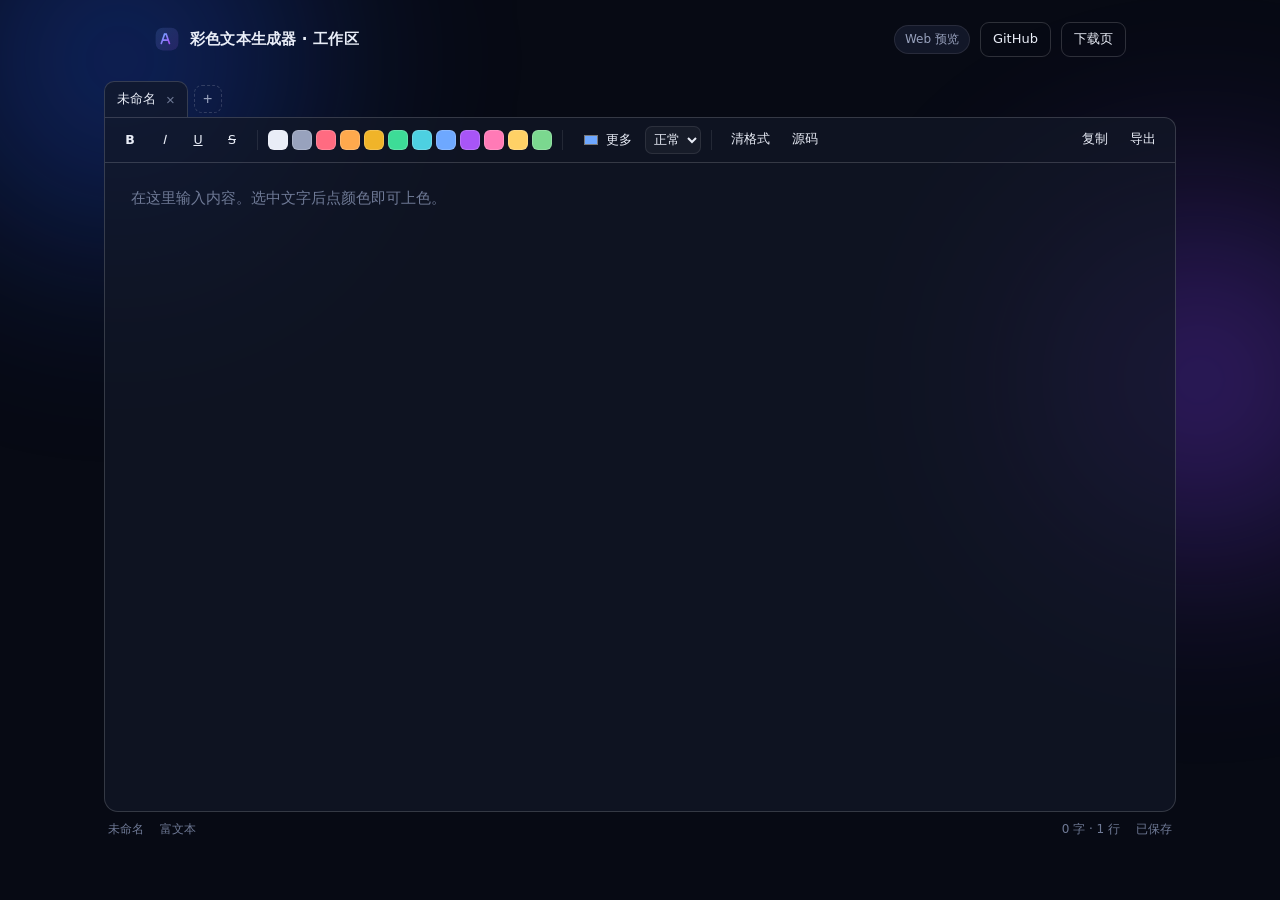
<file: download-site/public/studio.html>
<!DOCTYPE html>
<html lang="zh-CN">
<head>
<meta charset="utf-8" />
<meta name="viewport" content="width=device-width, initial-scale=1" />
<title>工作区 · 彩色文本生成器</title>
<link rel="stylesheet" href="assets/style.css?v=20261024b" />
<link rel="stylesheet" href="assets/studio.css?v=20261024b" />
</head>
<body>
<div class="bg" aria-hidden="true"><span class="glow g1"></span><span class="glow g2"></span></div>

<header class="top">
  <a class="brand" href="./">
    <span class="mark" aria-hidden="true">
      <svg viewBox="0 0 32 32" width="26" height="26"><defs><linearGradient id="g" x1="0" y1="0" x2="1" y2="1"><stop offset="0" stop-color="#6ea8ff"/><stop offset="1" stop-color="#a855f7"/></linearGradient></defs><rect x="2" y="2" width="28" height="28" rx="9" fill="url(#g)" opacity=".16"/><path d="M9 21.5 13 10h2l4 11.5M10.6 17.4h6.8" stroke="url(#g)" stroke-width="2" stroke-linecap="round" fill="none"/></svg>
    </span>
    <span class="brand-text">彩色文本生成器 · 工作区</span>
  </a>
  <div class="top-right">
    <span class="pill" id="verPill">Web 预览</span>
    <a class="ghost" href="https://github.com/lll111III11/RichTextGen" target="_blank" rel="noopener">GitHub</a>
    <a class="ghost" href="./">下载页</a>
  </div>
</header>

<main class="studio">
  <div class="tabs" id="tabs" role="tablist"></div>

  <div class="toolbar" id="toolbar">
    <div class="group">
      <button class="tb" data-cmd="bold" title="加粗 Ctrl+B"><b>B</b></button>
      <button class="tb" data-cmd="italic" title="斜体 Ctrl+I"><i>I</i></button>
      <button class="tb" data-cmd="underline" title="下划线 Ctrl+U"><u>U</u></button>
      <button class="tb" data-cmd="strikeThrough" title="删除线"><s>S</s></button>
    </div>
    <span class="sep"></span>
    <div class="group" id="swatches"></div>
    <span class="sep"></span>
    <div class="group">
      <label class="tb color-pick" title="自定义颜色">
        <input type="color" id="colorPick" value="#6ea8ff" />
        <span>更多</span>
      </label>
      <select class="tb select" id="fontSize" title="字号">
        <option value="2">小</option>
        <option value="3" selected>正常</option>
        <option value="4">大</option>
        <option value="5">较大</option>
        <option value="6">标题</option>
      </select>
    </div>
    <span class="sep"></span>
    <div class="group">
      <button class="tb" data-cmd="removeFormat" title="清除格式">清格式</button>
      <button class="tb" id="toggleSource" title="切换源码 / 富文本">源码</button>
    </div>
    <span class="spacer"></span>
    <div class="group">
      <button class="tb" id="btnCopy" title="复制富文本">复制</button>
      <button class="tb" id="btnDownload" title="导出文件">导出</button>
    </div>
  </div>

  <div class="editor-wrap">
    <div class="editor" id="editor" contenteditable="true" spellcheck="false"></div>
    <textarea class="source" id="source" spellcheck="false" hidden></textarea>
  </div>

  <div class="statusbar">
    <span id="stFile">未命名</span>
    <span id="stMode">富文本</span>
    <span class="spacer"></span>
    <span id="stCount">0 字</span>
    <span id="stSaved">已保存</span>
  </div>
</main>

<script src="assets/studio.js?v=20261024b"></script>
</body>
</html>
</file>
<file: download-site/public/assets/style.css>
:root{
  --bg:#070a14;
  --panel:rgba(19,24,40,.72);
  --panel-2:rgba(27,33,54,.6);
  --line:rgba(255,255,255,.09);
  --line-2:rgba(255,255,255,.16);
  --fg:#e9edf7;
  --dim:#98a2bd;
  --dim-2:#6f7a96;
  --accent:#6ea8ff;
  --accent-2:#a855f7;
  --ok:#3ddc97;
  --warn:#f0b429;
  --bad:#ff6b81;
  --radius:16px;
}
*{box-sizing:border-box}
html,body{margin:0}
body{
  background:var(--bg);
  color:var(--fg);
  font:15px/1.6 "Segoe UI","Microsoft YaHei UI","Microsoft YaHei",system-ui,-apple-system,sans-serif;
  -webkit-font-smoothing:antialiased;
  min-height:100vh;
  overflow-x:hidden;
}
.bg{position:fixed;inset:0;z-index:-1;pointer-events:none}
.glow{position:absolute;border-radius:50%;filter:blur(90px);opacity:.5}
.g1{width:560px;height:560px;left:-160px;top:-220px;background:radial-gradient(circle,#1d4ed8,transparent 70%)}
.g2{width:520px;height:520px;right:-180px;top:120px;background:radial-gradient(circle,#7c3aed,transparent 70%)}

.top{
  display:flex;align-items:center;justify-content:space-between;
  gap:16px;max-width:1020px;margin:0 auto;padding:22px 24px;
}
.brand{display:flex;align-items:center;gap:10px;color:var(--fg);text-decoration:none}
.mark{display:grid;place-items:center}
.brand-text{font-weight:650;letter-spacing:.2px}
.top-right{display:flex;align-items:center;gap:10px}
.pill{
  font-size:12px;color:var(--dim);border:1px solid var(--line);
  background:var(--panel-2);padding:4px 10px;border-radius:999px;
}
.net{display:inline-flex;align-items:center;gap:7px;font-size:12px;color:var(--dim)}
.net i{width:7px;height:7px;border-radius:50%;background:var(--warn);box-shadow:0 0 0 4px rgba(240,180,41,.12)}
.net.ok i{background:var(--ok);box-shadow:0 0 0 4px rgba(61,220,151,.12)}
.net.ok em{color:var(--ok);font-style:normal}
.net.bad i{background:var(--bad);box-shadow:0 0 0 4px rgba(255,107,129,.12)}
.net.bad em{color:var(--bad);font-style:normal}

.wrap{max-width:1020px;margin:0 auto;padding:8px 24px 60px}
.hero{padding:26px 0 30px}
.hero h1{margin:0 0 12px;font-size:clamp(26px,4.2vw,40px);line-height:1.25;font-weight:700;letter-spacing:-.4px}
.grad{background:linear-gradient(100deg,var(--accent),var(--accent-2));-webkit-background-clip:text;background-clip:text;color:transparent}
.sub{margin:0;color:var(--dim);max-width:620px}

.card{
  background:var(--panel);
  border:1px solid var(--line);
  border-radius:var(--radius);
  backdrop-filter:blur(14px);
}

.mirror{padding:18px 20px 16px;margin-bottom:22px}
.mirror-head{display:flex;align-items:center;justify-content:space-between;gap:12px;margin-bottom:14px}
.mirror-head h2{margin:0;font-size:15px;font-weight:650;letter-spacing:.2px}
.mirror-actions{display:flex;align-items:center;gap:12px}
.switch{display:inline-flex;align-items:center;gap:8px;font-size:13px;color:var(--dim);cursor:pointer;user-select:none}
.switch input{appearance:none;width:34px;height:20px;border-radius:999px;background:#2a3350;position:relative;outline:none;transition:.2s;cursor:pointer}
.switch input:checked{background:linear-gradient(90deg,var(--accent),var(--accent-2))}
.switch input::after{content:"";position:absolute;top:2px;left:2px;width:16px;height:16px;border-radius:50%;background:#fff;transition:.2s}
.switch input:checked::after{transform:translateX(14px)}
.ghost{
  border:1px solid var(--line-2);background:transparent;color:var(--fg);
  padding:6px 12px;border-radius:9px;font-size:13px;cursor:pointer;transition:.15s;
}
.ghost:hover{background:rgba(255,255,255,.06);border-color:rgba(255,255,255,.28)}
.ghost:active{transform:translateY(1px)}
.chips{display:flex;flex-wrap:wrap;gap:10px}
.chip{
  display:flex;align-items:center;gap:9px;
  padding:9px 13px;border-radius:11px;border:1px solid var(--line);
  background:var(--panel-2);cursor:pointer;transition:.18s;min-width:170px;
}
.chip:hover{border-color:var(--line-2)}
.chip .dot{width:8px;height:8px;border-radius:50%;background:var(--dim-2);flex:none}
.chip .name{font-size:13px}
.chip .ms{margin-left:auto;font-size:12px;color:var(--dim);font-variant-numeric:tabular-nums}
.chip.best{border-color:rgba(110,168,255,.55);background:linear-gradient(180deg,rgba(110,168,255,.14),rgba(168,85,247,.08));box-shadow:0 0 0 1px rgba(110,168,255,.12) inset}
.chip.best .dot{background:var(--ok);box-shadow:0 0 8px rgba(61,220,151,.7)}
.chip.dead{opacity:.45;cursor:not-allowed}
.chip.dead .dot{background:var(--bad)}
.chip .tag{
  font-size:10px;letter-spacing:.4px;color:#cfe0ff;background:rgba(110,168,255,.16);
  padding:1px 6px;border-radius:5px;
}
.hint{margin:12px 0 0;font-size:12.5px;color:var(--dim-2)}
.hint.warn{color:var(--warn)}
.hint.err{color:var(--bad)}

.grid{display:grid;grid-template-columns:repeat(auto-fit,minmax(280px,1fr));gap:16px;margin-bottom:22px}
.dl{
  display:flex;flex-direction:column;gap:12px;padding:20px;
  background:var(--panel);border:1px solid var(--line);border-radius:var(--radius);
  position:relative;overflow:hidden;
}
.dl::before{
  content:"";position:absolute;inset:0 0 auto 0;height:1px;
  background:linear-gradient(90deg,transparent,rgba(110,168,255,.5),transparent);
  opacity:0;transition:.3s;
}
.dl:hover::before{opacity:1}
.dl-top{display:flex;align-items:center;gap:11px}
.ico{
  width:38px;height:38px;border-radius:11px;display:grid;place-items:center;flex:none;
  background:rgba(110,168,255,.12);border:1px solid rgba(110,168,255,.18);
}
.dl h3{margin:0;font-size:16px;font-weight:650}
.dl .plat{font-size:12px;color:var(--dim-2);margin-top:1px}
.meta{display:flex;flex-wrap:wrap;gap:8px;font-size:12px;color:var(--dim)}
.meta span{background:rgba(255,255,255,.04);border:1px solid var(--line);padding:3px 8px;border-radius:6px}
.desc{margin:0;font-size:13px;color:var(--dim);min-height:40px}
.dl-bottom{display:flex;align-items:center;justify-content:flex-end;gap:12px;margin-top:auto}
.btn{
  border:0;border-radius:10px;padding:9px 18px;font-size:14px;font-weight:600;color:#08111f;
  background:linear-gradient(100deg,#8fc0ff,#b98cff);cursor:pointer;transition:.18s;
  box-shadow:0 6px 18px rgba(110,168,255,.18);
}
.btn:hover{filter:brightness(1.07);transform:translateY(-1px)}
.btn:active{transform:translateY(0)}
.btn[disabled]{opacity:.5;cursor:not-allowed;transform:none}
details{border-top:1px dashed var(--line);padding-top:9px}
summary{cursor:pointer;font-size:12px;color:var(--dim-2);list-style:none}
summary::-webkit-details-marker{display:none}
summary::before{content:"▸ ";color:var(--dim-2)}
details[open] summary::before{content:"▾ "}
.hash{
  margin:8px 0 0;font:11.5px/1.5 "Cascadia Mono",Consolas,monospace;color:var(--dim);
  word-break:break-all;background:rgba(0,0,0,.25);border:1px solid var(--line);
  padding:8px 9px;border-radius:8px;cursor:pointer;
}
.hash:hover{border-color:var(--line-2);color:var(--fg)}

.stats{display:grid;grid-template-columns:repeat(2,1fr);gap:12px;padding:16px 20px;margin-bottom:26px}
.stats div{display:flex;flex-direction:column;gap:2px}
.stats b{font-size:18px;font-variant-numeric:tabular-nums;letter-spacing:-.2px}
.stats span{font-size:12px;color:var(--dim-2)}

.foot{color:var(--dim-2);font-size:12.5px;text-align:center}
.foot p{margin:4px 0}
.dim{color:var(--dim-2)}

@media (max-width:640px){
  .wrap,.top{padding-left:16px;padding-right:16px}
  .mirror-head{align-items:flex-start;flex-direction:column}
}
@media (max-width:780px){
  .stats{grid-template-columns:repeat(2,1fr)}
  .stats b{white-space:nowrap}
}

/* stats page */
a.ghost{text-decoration:none;display:inline-flex;align-items:center}
.link{color:var(--accent);text-decoration:none}
.link:hover{text-decoration:underline}
.total-card{
  display:flex;flex-direction:column;align-items:flex-start;gap:4px;
  padding:24px 26px;margin-bottom:18px;position:relative;overflow:hidden;
}
.total-card::after{
  content:"";position:absolute;right:-40px;top:-60px;width:220px;height:220px;border-radius:50%;
  background:radial-gradient(circle,rgba(110,168,255,.22),transparent 70%);pointer-events:none;
}
.total-label{font-size:13px;color:var(--dim-2);letter-spacing:.4px}
.total-num{
  font-size:52px;line-height:1.1;font-weight:700;letter-spacing:-1.5px;
  background:linear-gradient(100deg,#8fc0ff,#b98cff);-webkit-background-clip:text;background-clip:text;color:transparent;
  font-variant-numeric:tabular-nums;
}
.total-updated{font-size:12.5px;color:var(--dim-2)}
.stat-list{padding:8px 22px 14px;margin-bottom:18px}
.list-title{font-size:15px;font-weight:650;letter-spacing:.2px;margin:14px 0 0;color:var(--fg)}
.stat-row{padding:14px 0;border-bottom:1px dashed var(--line)}
.stat-row:last-child{border-bottom:0}
.stat-row-head{display:flex;align-items:baseline;justify-content:space-between;gap:12px;margin-bottom:9px;font-size:13.5px}
.stat-row-head b{font-size:16px;font-variant-numeric:tabular-nums}
.bar{height:7px;border-radius:99px;background:rgba(255,255,255,.06);overflow:hidden}
.bar i{display:block;height:100%;border-radius:99px;background:linear-gradient(90deg,var(--accent),var(--accent-2));transition:width .4s ease}

/* 安全提示说明 */
.notice{padding:18px 22px 16px;margin-bottom:22px}
.notice-head{display:flex;align-items:center;justify-content:space-between;gap:12px;margin-bottom:10px}
.notice-head h2{margin:0;font-size:15px;font-weight:650;letter-spacing:.2px}
.notice ul{margin:0;padding-left:18px;color:var(--dim);font-size:13px;line-height:1.85}
.notice li{margin:4px 0}
.notice b{color:var(--fg);font-weight:600}
.notice code{
  font:12px/1.4 "Cascadia Mono",Consolas,monospace;
  background:rgba(0,0,0,.28);border:1px solid var(--line);border-radius:5px;
  padding:1px 5px;color:#cfe0ff;
}
/* 使用手册入口 */
.guide-card{padding:18px 22px 16px;margin-bottom:22px}
.guide-desc{margin:4px 0 8px;font-size:13px;color:var(--dim)}
.guide-links{margin:0;font-size:13px}
</file>
<file: download-site/public/assets/studio.css>
.studio{
  max-width:1120px;margin:0 auto;padding:0 24px 40px;
  display:flex;flex-direction:column;min-height:calc(100vh - 92px);
}

/* 标签栏 */
.tabs{display:flex;align-items:center;gap:6px;overflow-x:auto;padding:2px 0 0}
.tab{
  display:flex;align-items:center;gap:8px;flex:none;
  padding:7px 10px 7px 12px;border-radius:10px 10px 0 0;
  background:rgba(255,255,255,.04);border:1px solid var(--line);border-bottom:0;
  font-size:13px;color:var(--dim);cursor:pointer;max-width:200px;transition:.15s;
}
.tab:hover{color:var(--fg);background:rgba(255,255,255,.07)}
.tab.on{color:var(--fg);background:var(--panel);border-color:var(--line-2)}
.tab .name{overflow:hidden;text-overflow:ellipsis;white-space:nowrap}
.tab .dot-unsaved{width:6px;height:6px;border-radius:50%;background:var(--accent);flex:none;display:none}
.tab.dirty .dot-unsaved{display:block}
.tab .x{
  border:0;background:transparent;color:var(--dim-2);font-size:15px;line-height:1;
  cursor:pointer;padding:0 2px;border-radius:4px;
}
.tab .x:hover{color:var(--bad);background:rgba(255,107,129,.12)}
.tab-add{
  flex:none;border:1px dashed var(--line-2);background:transparent;color:var(--dim);
  width:28px;height:28px;border-radius:8px;cursor:pointer;font-size:16px;line-height:1;
}
.tab-add:hover{color:var(--accent);border-color:var(--accent)}

/* 工具栏 */
.toolbar{
  display:flex;align-items:center;gap:6px;flex-wrap:wrap;
  padding:8px 10px;background:var(--panel);border:1px solid var(--line-2);
  border-radius:0 12px 0 0;
}
.group{display:flex;align-items:center;gap:4px}
.sep{width:1px;height:20px;background:var(--line);margin:0 4px}
.spacer{flex:1}
.tb{
  border:1px solid transparent;background:transparent;color:var(--fg);
  min-width:30px;height:28px;padding:0 8px;border-radius:7px;font-size:12.5px;
  cursor:pointer;transition:.15s;display:inline-flex;align-items:center;justify-content:center;
  font-family:inherit;
}
.tb:hover{background:rgba(255,255,255,.07);border-color:var(--line)}
.tb.on{background:rgba(110,168,255,.18);border-color:rgba(110,168,255,.4);color:#cfe0ff}
.tb.select{padding:0 4px;background:rgba(255,255,255,.04);border-color:var(--line)}
.tb.select option{background:#131828;color:var(--fg)}
.color-pick{position:relative;gap:6px;cursor:pointer}
.color-pick input{width:18px;height:18px;border:0;padding:0;background:transparent;cursor:pointer}
.sw{width:20px;height:20px;border-radius:6px;border:1px solid rgba(255,255,255,.18);cursor:pointer;padding:0}
.sw:hover{transform:translateY(-1px);box-shadow:0 3px 10px rgba(0,0,0,.35)}

/* 编辑区 */
.editor-wrap{
  flex:1;display:flex;background:var(--panel);
  border:1px solid var(--line-2);border-top:0;
  border-radius:0 0 14px 14px;overflow:hidden;min-height:420px;
}
.editor,.source{
  flex:1;width:100%;padding:22px 26px;outline:none;
  font:15px/1.75 "Segoe UI","Microsoft YaHei UI","Microsoft YaHei",system-ui,sans-serif;
  color:var(--fg);overflow:auto;min-height:420px;box-sizing:border-box;
}
.editor:empty::before{content:"在这里输入内容。选中文字后点颜色即可上色。";color:var(--dim-2)}
.source{
  border:0;resize:none;background:rgba(0,0,0,.18);
  font-family:"Cascadia Mono",Consolas,monospace;font-size:13px;line-height:1.65;
}

/* 状态栏 */
.statusbar{
  display:flex;align-items:center;gap:16px;
  padding:8px 4px;font-size:12px;color:var(--dim-2);
}

@media (max-width:700px){
  .studio{padding:0 12px 26px}
  .toolbar{border-radius:0}
  .editor,.source{padding:16px;min-height:320px}
}
</file>
